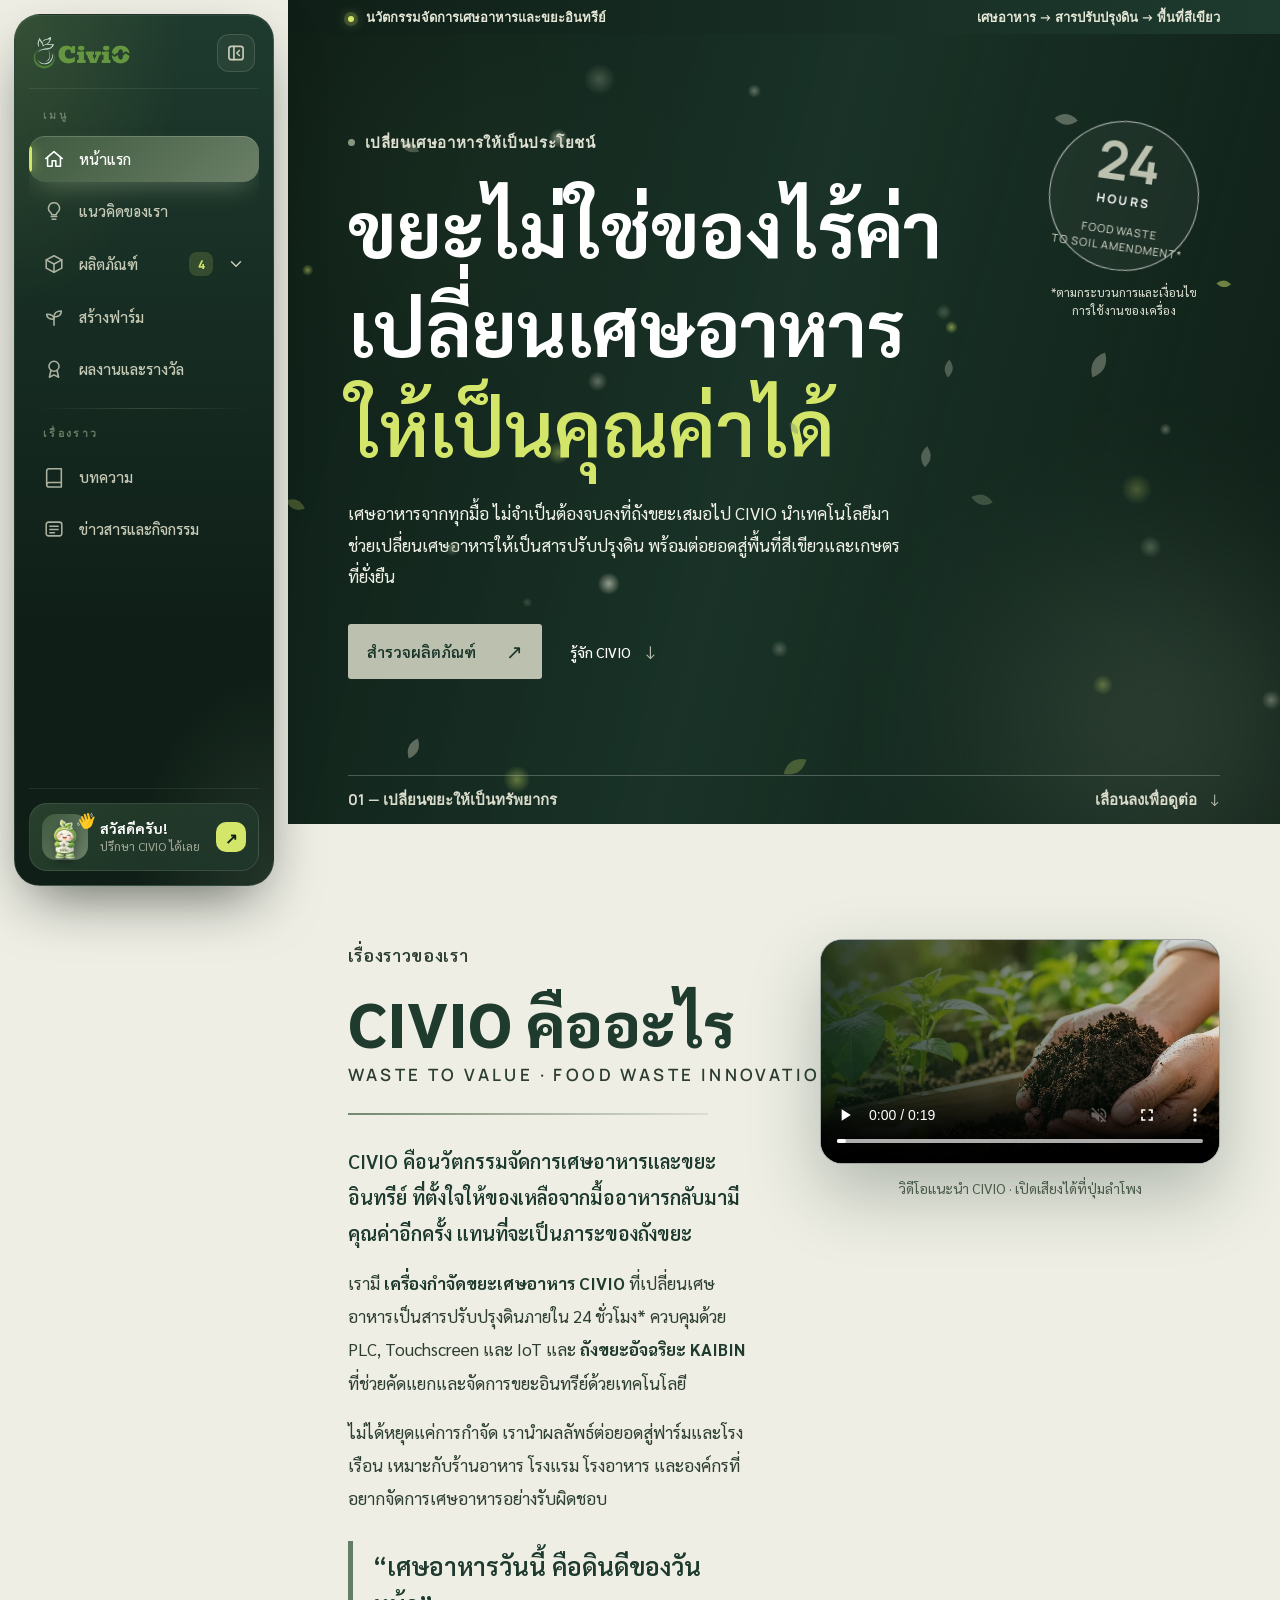
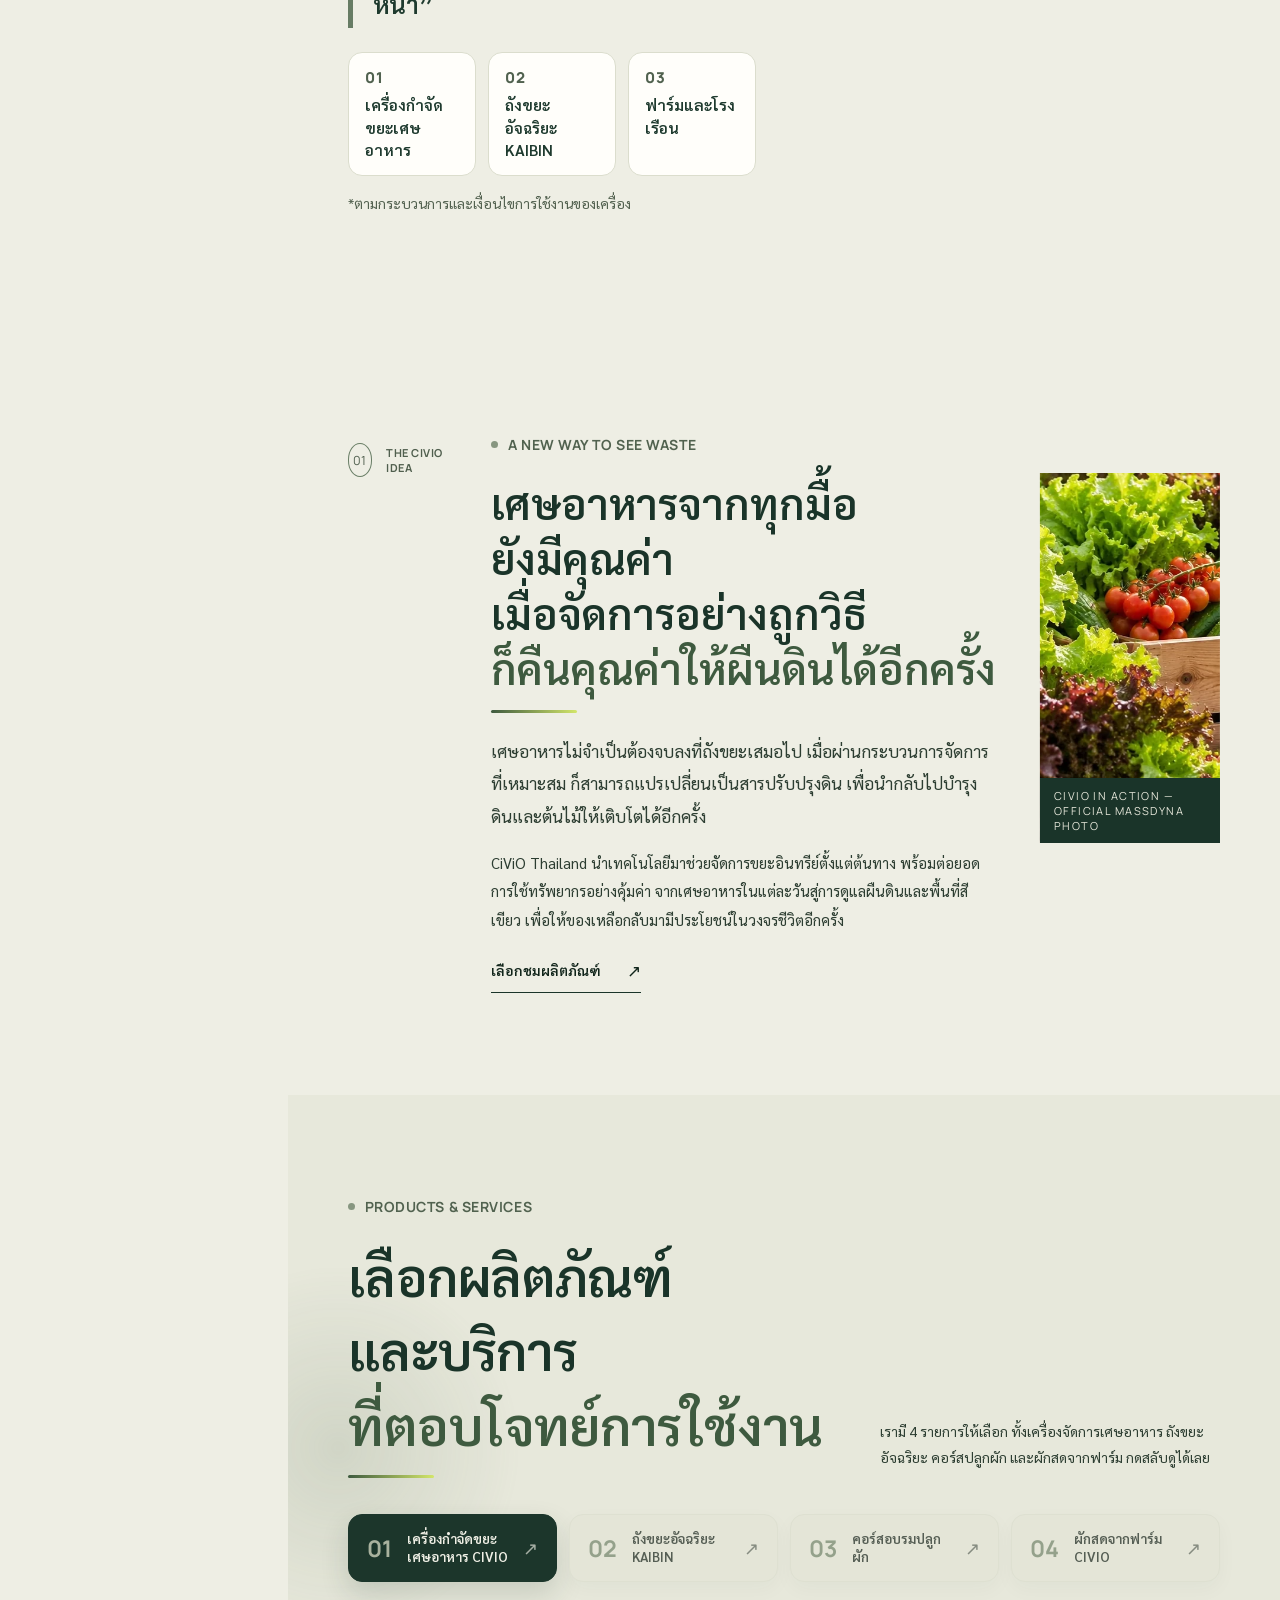
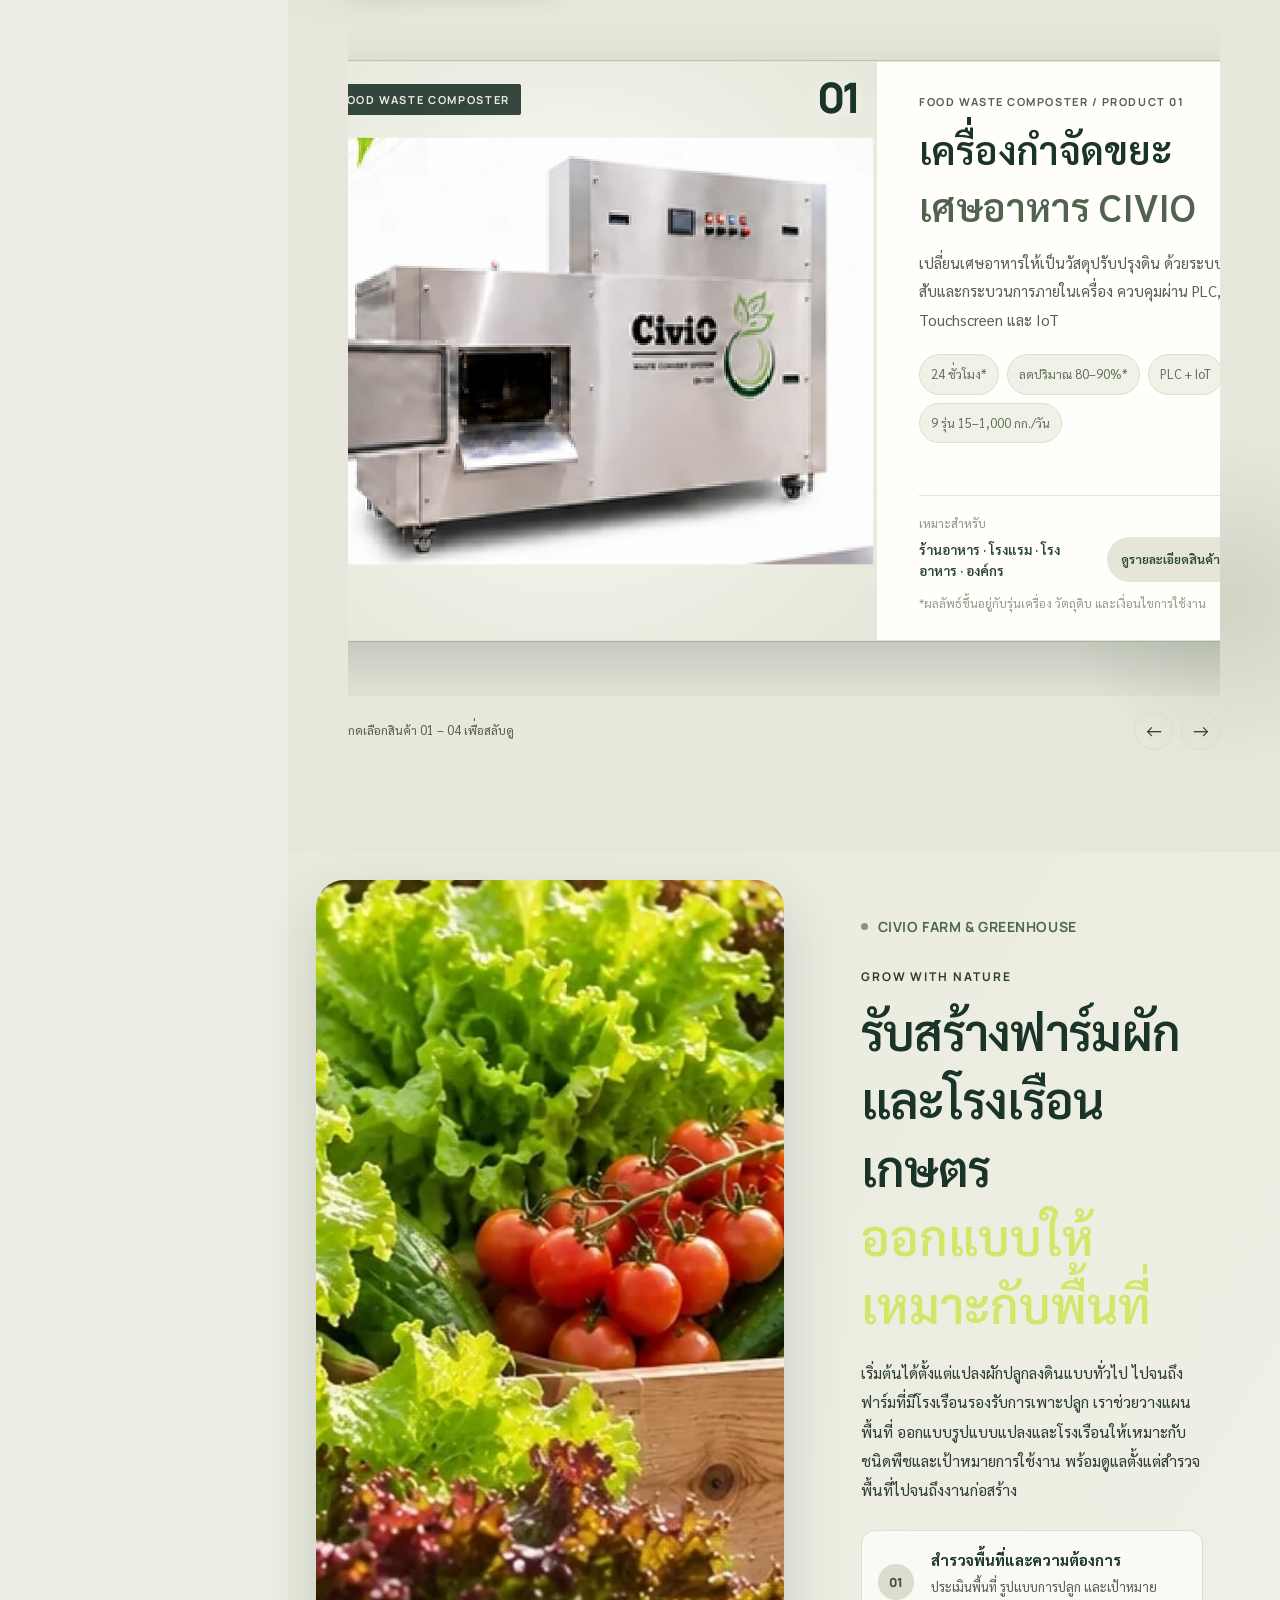
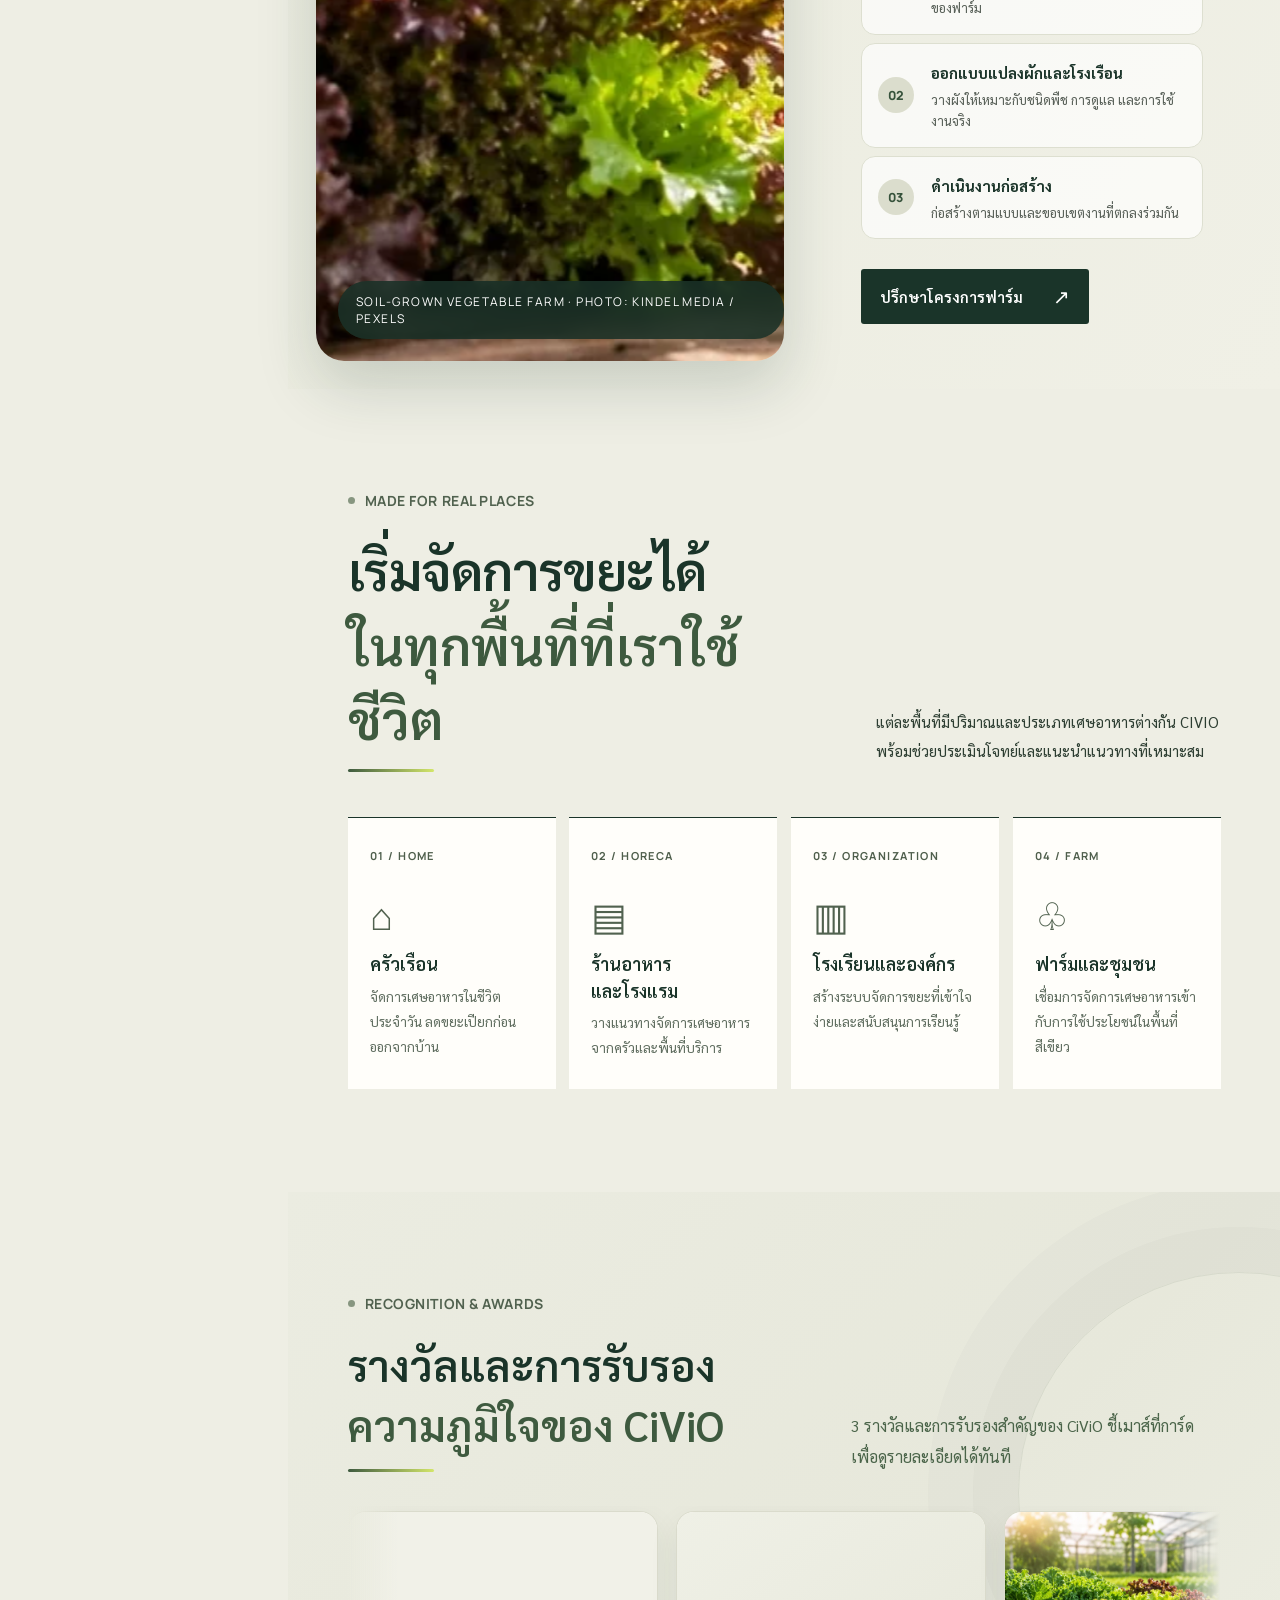
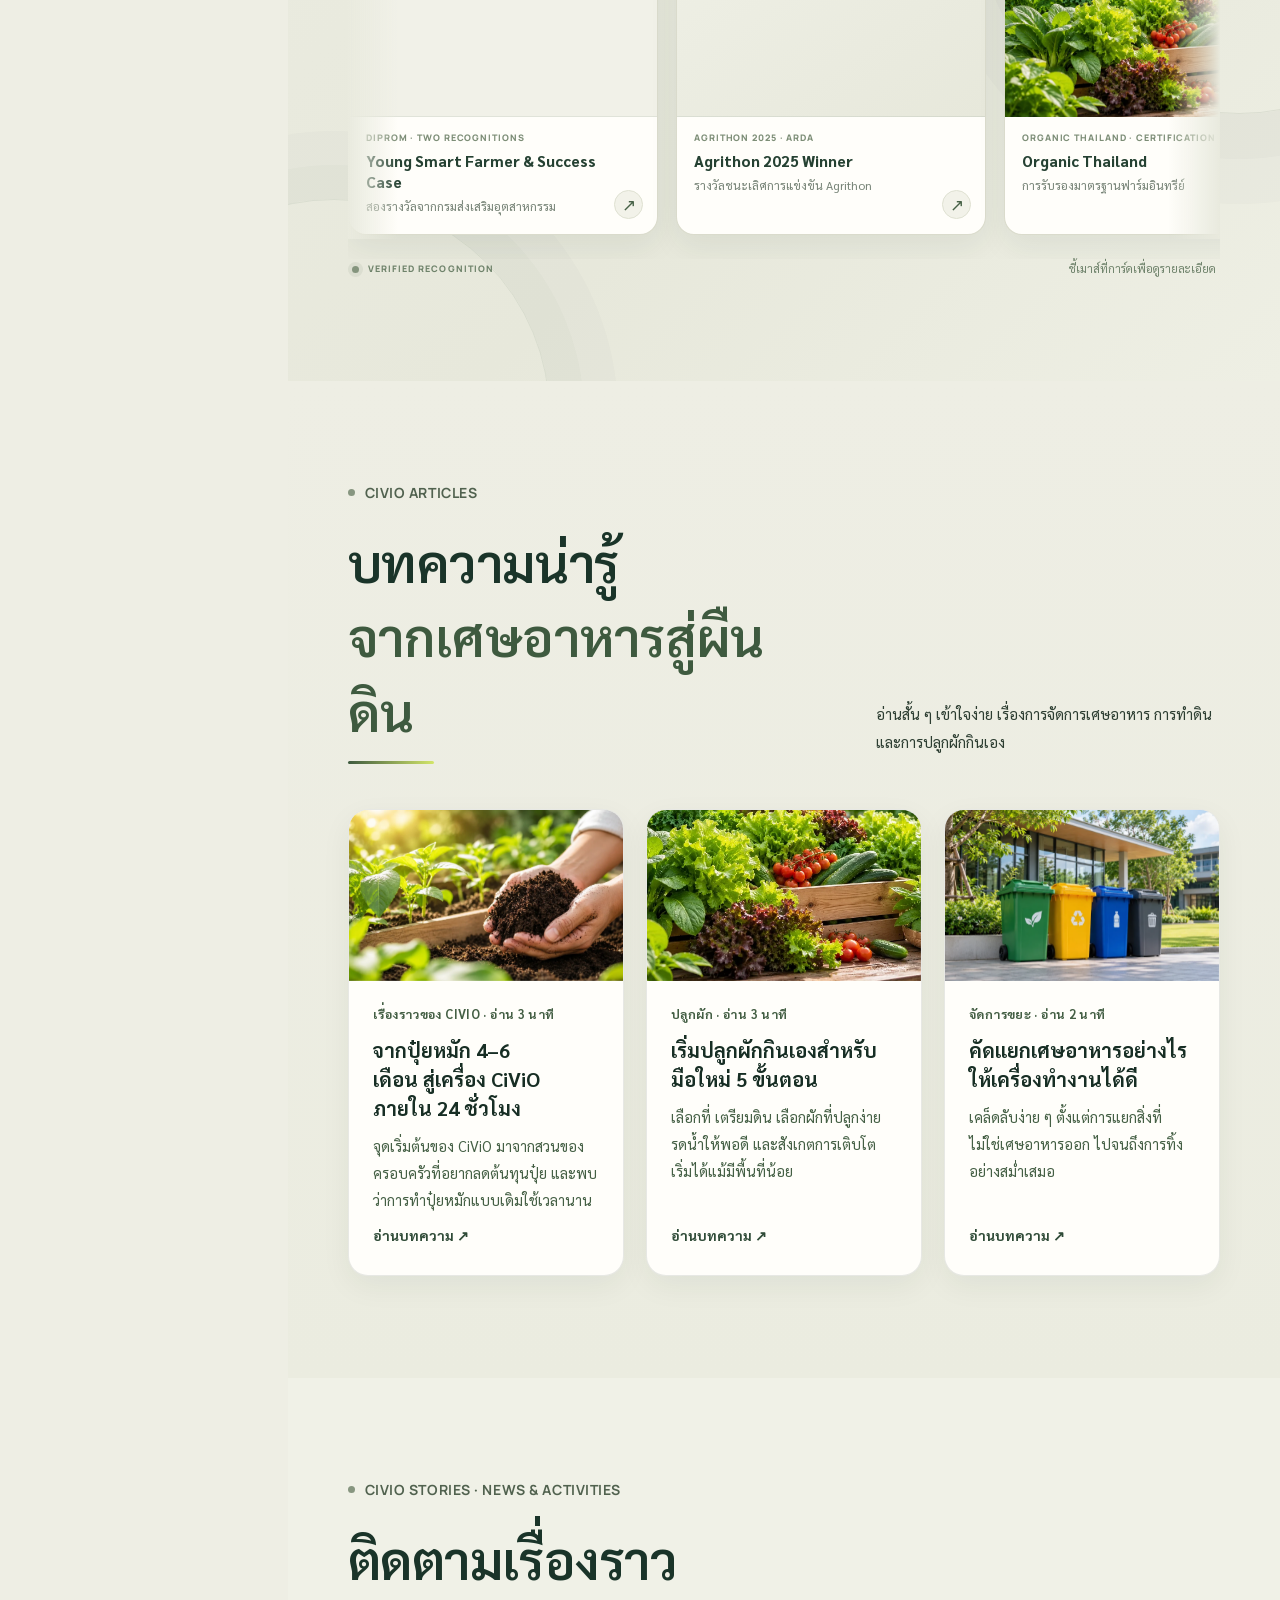
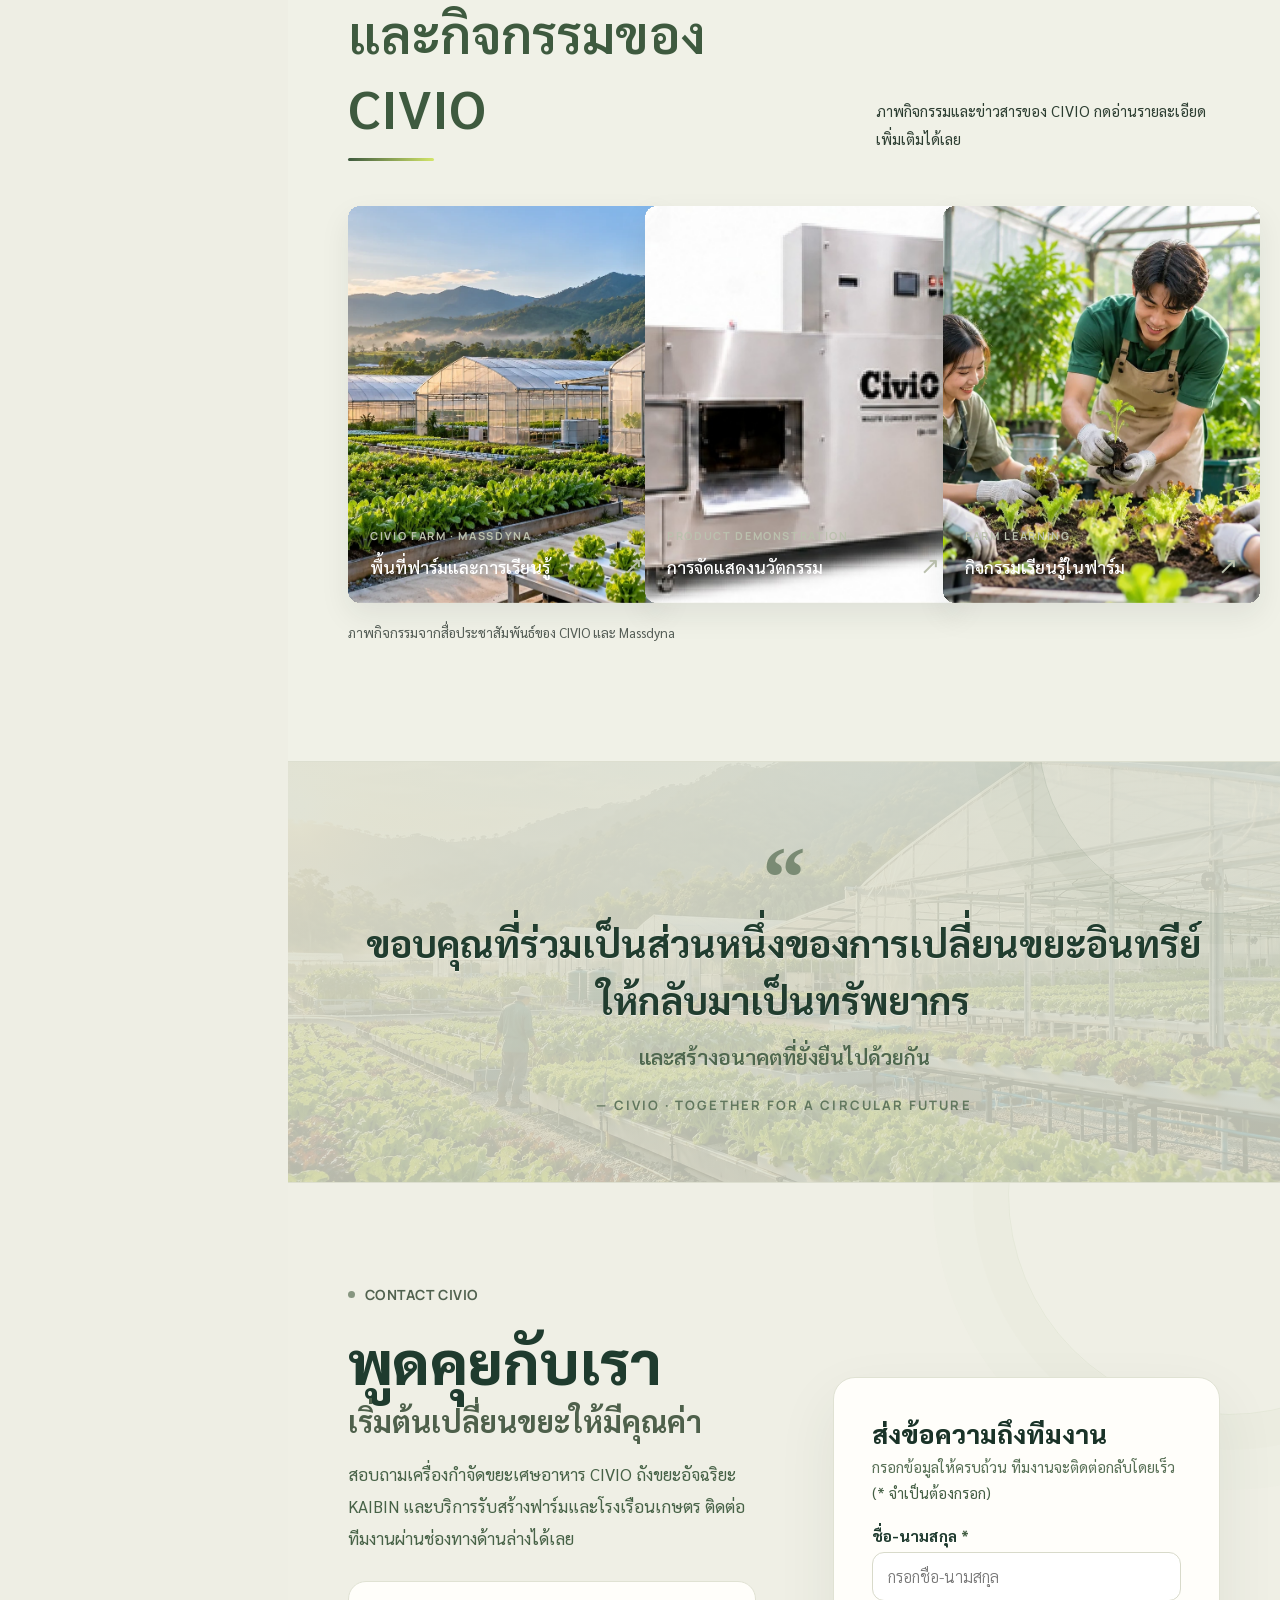
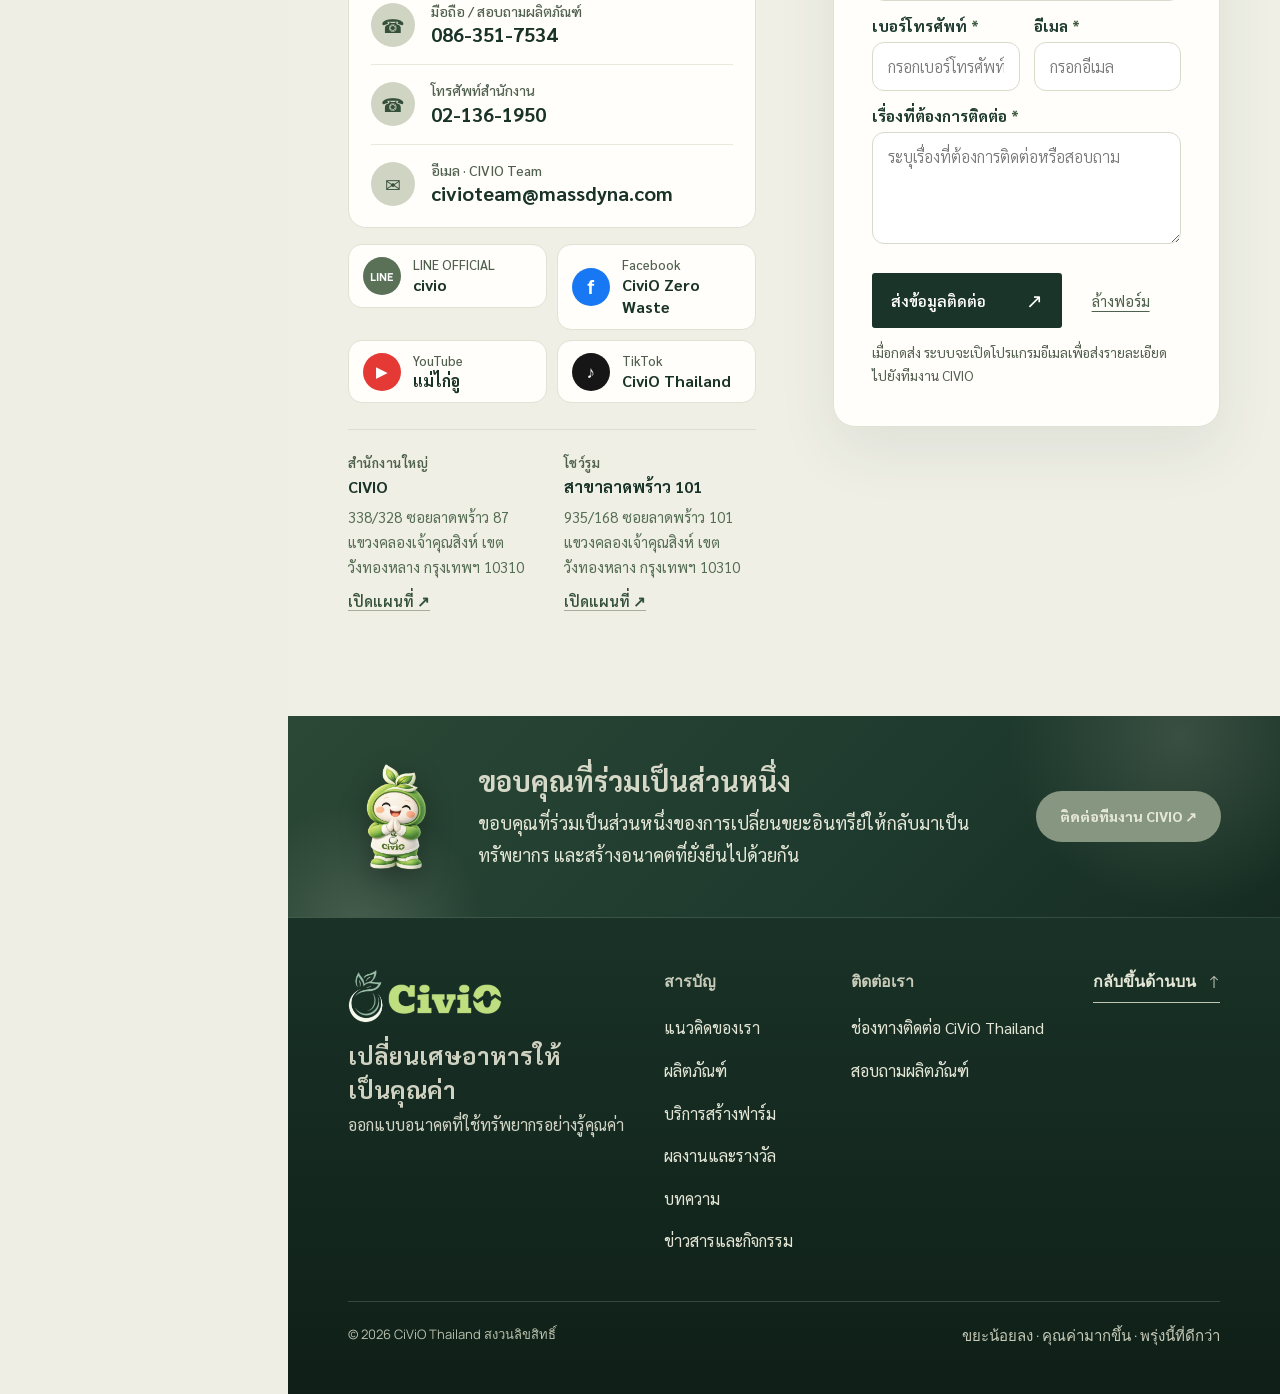
<file: index.html>
<!DOCTYPE html>
<html lang="th">
<head>
  <meta charset="UTF-8">
  <meta name="viewport" content="width=device-width, initial-scale=1.0">
  <meta name="theme-color" content="#0F1F17">
  <meta name="application-name" content="CiViO Thailand">
  <meta name="description" content="CiViO Thailand นวัตกรรมจัดการเศษอาหารและขยะอินทรีย์ เครื่องกำจัดขยะเศษอาหาร CiViO ถังขยะอัจฉริยะ KAIBIN พร้อมบริการออกแบบและสร้างฟาร์มผักและโรงเรือนเกษตร">
  <meta name="robots" content="index, follow, max-image-preview:large">
  <link rel="canonical" href="https://civiothailand.github.io/CiViOWebsites/">
  <meta property="og:site_name" content="CiViO Thailand">
  <meta property="og:locale" content="th_TH">
  <meta property="og:title" content="CiViO Thailand | เปลี่ยนขยะให้เป็นคุณค่า">
  <meta property="og:description" content="นวัตกรรมจัดการเศษอาหาร เครื่องกำจัดขยะ CiViO ถังขยะอัจฉริยะ KAIBIN และบริการฟาร์มเกษตรเพื่อการเติบโตอย่างยั่งยืน">
  <meta property="og:type" content="website">
  <meta property="og:url" content="https://civiothailand.github.io/CiViOWebsites/">
  <meta property="og:image" content="https://civiothailand.github.io/CiViOWebsites/assets/video/civio-intro-poster.jpg">
  <meta property="og:image:alt" content="CiViO Thailand นวัตกรรมเปลี่ยนเศษอาหารให้เป็นคุณค่า">
  <meta name="twitter:card" content="summary_large_image">
  <meta name="twitter:title" content="CiViO Thailand | เปลี่ยนขยะให้เป็นคุณค่า">
  <meta name="twitter:description" content="นวัตกรรมจัดการเศษอาหาร เครื่องกำจัดขยะ CiViO และถังขยะอัจฉริยะ KAIBIN">
  <meta name="twitter:image" content="https://civiothailand.github.io/CiViOWebsites/assets/video/civio-intro-poster.jpg">
  <title>CiViO Thailand | เครื่องกำจัดขยะเศษอาหาร</title>
<link rel="icon" href="favicon.ico?v=6" sizes="any">
<link rel="icon" type="image/png" sizes="32x32" href="assets/images/favicon-32.png?v=6">
<link rel="icon" type="image/png" sizes="192x192" href="assets/images/icon-192.png?v=6">
<link rel="apple-touch-icon" href="assets/images/apple-touch-icon.png?v=6">

  <link rel="preconnect" href="https://fonts.googleapis.com">
  <link rel="preconnect" href="https://fonts.gstatic.com" crossorigin>
  <link href="https://fonts.googleapis.com/css2?family=Sarabun:wght@300;400;500;600;700;800&family=Manrope:wght@400;500;600;700;800&display=swap" rel="stylesheet">
  <link rel="stylesheet" href="assets/css/style.css?v=7">
  <script type="application/ld+json">
  {
    "@context": "https://schema.org",
    "@graph": [
      {
        "@type": "Organization",
        "@id": "https://civiothailand.github.io/CiViOWebsites/#organization",
        "name": "CiViO Thailand",
        "alternateName": "CiViO",
        "url": "https://civiothailand.github.io/CiViOWebsites/",
        "logo": "https://civiothailand.github.io/CiViOWebsites/assets/images/civio-logo.png",
        "description": "นวัตกรรมจัดการเศษอาหารและขยะอินทรีย์ เครื่องกำจัดขยะเศษอาหาร CiViO และถังขยะอัจฉริยะ KAIBIN พร้อมแนวทางต่อยอดสู่เกษตรและพื้นที่สีเขียว"
      },
      {
        "@type": "WebSite",
        "@id": "https://civiothailand.github.io/CiViOWebsites/#website",
        "name": "CiViO Thailand",
        "alternateName": "CiViO",
        "url": "https://civiothailand.github.io/CiViOWebsites/",
        "inLanguage": "th-TH",
        "publisher": {"@id": "https://civiothailand.github.io/CiViOWebsites/#organization"}
      }
    ]
  }
  </script>
<script>document.documentElement.classList.add("fx-loader");setTimeout(function(){document.documentElement.classList.remove("fx-loader")},4000)</script>
<link rel="stylesheet" href="assets/css/effects.css?v=2">
  <link rel="stylesheet" href="assets/css/sidebar.css?v=1">
  <link rel="stylesheet" href="assets/css/motion.css?v=1">
</head>
<body>
  <div class="scroll-progress" aria-hidden="true"><span id="scrollProgress"></span></div>
  <div class="topline">
    <div class="topline-inner">
      <span><i class="live-dot"></i> นวัตกรรมจัดการเศษอาหารและขยะอินทรีย์</span>
      <span class="topline-right">เศษอาหาร → สารปรับปรุงดิน → พื้นที่สีเขียว</span>
    </div>
  </div>

  <span id="top"></span>
  <aside class="sb" id="sidebar" aria-label="เมนูหลัก">
    <div class="sb-head">
      <a class="sb-brand" href="#top" aria-label="CiViO Thailand หน้าแรก"><img class="sb-logo" src="assets/images/civio-logo-sidebar.png" alt="CiViO Thailand" decoding="async"><img class="sb-mark" src="assets/images/civio-mark.png" alt="CiViO" decoding="async"></a>
      <button class="sb-toggle" type="button" aria-label="ย่อเมนู" aria-expanded="true"><svg viewBox="0 0 24 24" fill="none" stroke="currentColor" stroke-width="2" stroke-linecap="round" stroke-linejoin="round" aria-hidden="true"><rect x="3.5" y="4" width="17" height="16" rx="3"/><path d="M9.5 4v16"/><path d="m16 9-3 3 3 3"/></svg></button>
    </div>
    <nav class="sb-nav">
      <span class="sb-label">เมนู</span>
      <a class="sb-link" href="#top" data-section="top" data-page="index.html" data-tip="หน้าแรก"><svg class="sb-ico" viewBox="0 0 24 24" aria-hidden="true"><path d="M3 11.5 12 4l9 7.5"/><path d="M5 10v10h5v-6h4v6h5V10"/></svg><span class="sb-text">หน้าแรก</span></a>
      <a class="sb-link" href="#story" data-section="story" data-tip="แนวคิดของเรา"><svg class="sb-ico" viewBox="0 0 24 24" aria-hidden="true"><path d="M9 18h6"/><path d="M10 21h4"/><path d="M12 3a6 6 0 0 0-3.6 10.8c.7.6 1.1 1.4 1.1 2.2h5c0-.8.4-1.6 1.1-2.2A6 6 0 0 0 12 3Z"/></svg><span class="sb-text">แนวคิดของเรา</span></a>
      <div class="sb-group">
        <button class="sb-link sb-parent" type="button" aria-expanded="false" data-tip="ผลิตภัณฑ์"><svg class="sb-ico" viewBox="0 0 24 24" aria-hidden="true"><path d="m3.5 7.5 8.5-4.5 8.5 4.5v9L12 21l-8.5-4.5Z"/><path d="m3.5 7.5 8.5 4.5 8.5-4.5"/><path d="M12 12v9"/></svg><span class="sb-text">ผลิตภัณฑ์</span><span class="sb-badge">4</span><svg class="sb-chev" viewBox="0 0 24 24" aria-hidden="true"><path d="m6 9 6 6 6-6"/></svg></button>
        <div class="sb-sub"><div class="sb-sub-inner"><a href="product-civio.html" data-page="product-civio.html">เครื่องกำจัดขยะเศษอาหาร CIVIO</a><a href="product-kaibin.html" data-page="product-kaibin.html">ถังขยะอัจฉริยะ KAIBIN</a><a href="product-course.html" data-page="product-course.html">คอร์สอบรมปลูกผัก</a><a href="product-vegetables.html" data-page="product-vegetables.html">ผักสดจากฟาร์ม CIVIO</a></div></div>
      </div>
      <a class="sb-link" href="#farm" data-section="farm" data-tip="สร้างฟาร์ม"><svg class="sb-ico" viewBox="0 0 24 24" aria-hidden="true"><path d="M12 21v-9"/><path d="M12 12c0-4 3-6.5 8-6.5 0 4.5-3 6.5-8 6.5Z"/><path d="M12 14.5C12 11 9.5 9 4 9c0 3.8 2.6 5.5 8 5.5Z"/></svg><span class="sb-text">สร้างฟาร์ม</span></a>
      <a class="sb-link" href="#credibility" data-section="credibility" data-tip="ผลงานและรางวัล"><svg class="sb-ico" viewBox="0 0 24 24" aria-hidden="true"><circle cx="12" cy="9" r="5.5"/><path d="m8.6 13.6-1.6 7.4 5-2.6 5 2.6-1.6-7.4"/></svg><span class="sb-text">ผลงานและรางวัล</span></a>
      <div class="sb-divider"></div>
      <span class="sb-label">เรื่องราว</span>
      <a class="sb-link" href="#articles" data-section="articles" data-tip="บทความ"><svg class="sb-ico" viewBox="0 0 24 24" aria-hidden="true"><path d="M4 5.5A2.5 2.5 0 0 1 6.5 3H20v15H6.5A2.5 2.5 0 0 0 4 20.5Z"/><path d="M4 20.5A2.5 2.5 0 0 0 6.5 23H20v-5"/></svg><span class="sb-text">บทความ</span></a>
      <a class="sb-link" href="#real-work" data-section="real-work" data-tip="ข่าวสารและกิจกรรม"><svg class="sb-ico" viewBox="0 0 24 24" aria-hidden="true"><rect x="3.5" y="4.5" width="17" height="15" rx="2.5"/><path d="M7.5 9h9M7.5 12.5h9M7.5 16h5"/></svg><span class="sb-text">ข่าวสารและกิจกรรม</span></a>
    </nav>
    <div class="sb-foot">
      <a class="sb-card" href="#contact" aria-label="ปรึกษา CIVIO">
        <span class="sb-avatar"><img src="assets/images/civio-mascot.png" alt="" width="36" height="42"><i class="sb-hello">👋</i></span>
        <span class="sb-card-text"><b>สวัสดีครับ!</b><small>ปรึกษา CIVIO ได้เลย</small></span>
        <span class="sb-card-go" aria-hidden="true">↗</span>
      </a>
    </div>
  </aside>
  <div class="sb-topbar">
    <a href="#top" aria-label="CiViO Thailand หน้าแรก"><img class="sb-logo" src="assets/images/civio-logo-sidebar.png" alt="CiViO Thailand" decoding="async"></a>
    <button class="sb-open" type="button" aria-label="เปิดเมนู" aria-expanded="false" aria-controls="sidebar"><svg viewBox="0 0 24 24" fill="none" stroke="currentColor" stroke-width="2" stroke-linecap="round" aria-hidden="true"><path d="M4 7h16M4 12h16M4 17h10"/></svg></button>
  </div>
  <div class="sb-backdrop" aria-hidden="true"></div>

  <main>
    <section class="hero">
      <div class="hero-image" aria-hidden="true"><div class="hero-slide hero-slide-a"></div><div class="hero-slide hero-slide-b"></div><div class="hero-slide hero-slide-c"></div><div class="hero-slide hero-slide-d"></div><div class="hero-slide hero-slide-e"></div></div>
    <div class="hero-tint" aria-hidden="true"></div>
      <div class="hero-content page-width">
        <div class="hero-copy reveal">
          <div class="eyebrow eyebrow-light"><span></span> เปลี่ยนเศษอาหารให้เป็นประโยชน์</div>
          <h1>ขยะไม่ใช่ของไร้ค่า<br>เปลี่ยนเศษอาหาร<br><em>ให้เป็นคุณค่าได้</em></h1>
          <p class="hero-description">เศษอาหารจากทุกมื้อ ไม่จำเป็นต้องจบลงที่ถังขยะเสมอไป CIVIO นำเทคโนโลยีมาช่วยเปลี่ยนเศษอาหารให้เป็นสารปรับปรุงดิน พร้อมต่อยอดสู่พื้นที่สีเขียวและเกษตรที่ยั่งยืน</p>
          <div class="hero-actions">
            <a class="btn btn-lime" href="#products">สำรวจผลิตภัณฑ์ <span>↗</span></a>
            <a class="btn-link btn-link-light" href="#story">รู้จัก CIVIO <span>↓</span></a>
          </div>
                  </div>
        <div class="hero-side reveal reveal-delay">
          <div class="hero-orbit"><span>24</span><small>HOURS</small><i>FOOD WASTE<br>TO SOIL AMENDMENT*</i></div>
          <p>*ตามกระบวนการและเงื่อนไขการใช้งานของเครื่อง</p>
        </div>
      </div>
      <div class="hero-bottom page-width">
        <span>01 — เปลี่ยนขยะให้เป็นทรัพยากร</span>
        <a href="#story">เลื่อนลงเพื่อดูต่อ <b>↓</b></a>
      </div>
    </section>

    <section class="about-civio section-space" id="about" aria-labelledby="about-title">
      <div class="about-grid page-width">
        <div class="about-copy reveal">
          <p class="about-kicker">เรื่องราวของเรา</p>
          <h2 id="about-title">CIVIO คืออะไร</h2>
          <p class="about-en">WASTE TO VALUE · FOOD WASTE INNOVATION</p>
          <span class="about-rule" aria-hidden="true"></span>
          <p class="about-lead">CIVIO คือนวัตกรรมจัดการเศษอาหารและขยะอินทรีย์ ที่ตั้งใจให้ของเหลือจากมื้ออาหารกลับมามีคุณค่าอีกครั้ง แทนที่จะเป็นภาระของถังขยะ</p>
          <p>เรามี <strong>เครื่องกำจัดขยะเศษอาหาร CIVIO</strong> ที่เปลี่ยนเศษอาหารเป็นสารปรับปรุงดินภายใน 24 ชั่วโมง* ควบคุมด้วย PLC, Touchscreen และ IoT และ <strong>ถังขยะอัจฉริยะ KAIBIN</strong> ที่ช่วยคัดแยกและจัดการขยะอินทรีย์ด้วยเทคโนโลยี</p>
          <p>ไม่ได้หยุดแค่การกำจัด เรานำผลลัพธ์ต่อยอดสู่ฟาร์มและโรงเรือน เหมาะกับร้านอาหาร โรงแรม โรงอาหาร และองค์กรที่อยากจัดการเศษอาหารอย่างรับผิดชอบ</p>
          <blockquote class="about-quote">“เศษอาหารวันนี้ คือดินดีของวันหน้า”</blockquote>
          <ul class="about-facts" aria-label="สิ่งที่ CIVIO ทำ">
            <li><a href="#products"><b>01</b><span>เครื่องกำจัดขยะเศษอาหาร</span></a></li>
            <li><a href="#products"><b>02</b><span>ถังขยะอัจฉริยะ KAIBIN</span></a></li>
            <li><a href="#farm"><b>03</b><span>ฟาร์มและโรงเรือน</span></a></li>
          </ul>
          <p class="about-note">*ตามกระบวนการและเงื่อนไขการใช้งานของเครื่อง</p>
        </div>
        <figure class="about-video reveal">
          <div class="about-video-frame">
            <video id="civio-intro-video" poster="assets/video/civio-intro-poster.jpg" muted loop playsinline autoplay preload="metadata" controls controlslist="nodownload" aria-label="วิดีโอแนะนำ CIVIO">
              <source src="assets/video/civio-intro.webm" type="video/webm">
              <source src="assets/video/civio-intro.mp4" type="video/mp4">
              เบราว์เซอร์ของคุณไม่รองรับการเล่นวิดีโอ
            </video>
          </div>
          <figcaption>วิดีโอแนะนำ CIVIO · เปิดเสียงได้ที่ปุ่มลำโพง</figcaption>
        </figure>
      </div>
    </section>

    <section class="manifesto section-space" id="story">
      <div class="manifesto-aside reveal">
        <span class="section-number">01</span>
        <span class="micro-label">THE CIVIO IDEA</span>
      </div>
      <div class="manifesto-content reveal">
        <div class="eyebrow"><span></span> A NEW WAY TO SEE WASTE</div>
        <h2 class="manifesto-title"><span>เศษอาหารจากทุกมื้อ</span> <span>ยังมีคุณค่า</span> <span class="mt-gap">เมื่อจัดการอย่างถูกวิธี</span> <em><span>ก็คืนคุณค่าให้ผืนดินได้อีกครั้ง</span></em></h2>
        <p class="manifesto-lead">เศษอาหารไม่จำเป็นต้องจบลงที่ถังขยะเสมอไป เมื่อผ่านกระบวนการจัดการที่เหมาะสม ก็สามารถแปรเปลี่ยนเป็นสารปรับปรุงดิน เพื่อนำกลับไปบำรุงดินและต้นไม้ให้เติบโตได้อีกครั้ง</p>
        <p class="body-copy">CiViO Thailand นำเทคโนโลยีมาช่วยจัดการขยะอินทรีย์ตั้งแต่ต้นทาง พร้อมต่อยอดการใช้ทรัพยากรอย่างคุ้มค่า จากเศษอาหารในแต่ละวันสู่การดูแลผืนดินและพื้นที่สีเขียว เพื่อให้ของเหลือกลับมามีประโยชน์ในวงจรชีวิตอีกครั้ง</p>
        <a class="under-link" href="#products">เลือกชมผลิตภัณฑ์ <span>↗</span></a>
      </div>
      <div class="manifesto-image reveal">
        <img src="https://massdyna.com/wp-content/uploads/2025/11/IMG_0569.jpeg" alt="ภาพกิจกรรม CiviO Farm ที่เผยแพร่โดย Massdyna" loading="lazy">
        <div class="image-credit">CIVIO IN ACTION — OFFICIAL MASSDYNA PHOTO</div>
      </div>
    </section>

    <section class="product-section section-space" id="products">
      <div class="section-header page-width reveal">
        <div>
          <div class="eyebrow"><span></span> PRODUCTS & SERVICES</div>
          <h2>เลือกผลิตภัณฑ์และบริการ<br><em>ที่ตอบโจทย์การใช้งาน</em></h2>
        </div>
        <p>เรามี 4 รายการให้เลือก ทั้งเครื่องจัดการเศษอาหาร ถังขยะอัจฉริยะ คอร์สปลูกผัก และผักสดจากฟาร์ม กดสลับดูได้เลย</p>
      </div>

      <div class="product-showcase page-width" data-product-carousel>
        <div class="product-selector product-selector-top" role="group" aria-label="เลือกผลิตภัณฑ์">
          <button class="product-selector-button is-active" type="button" data-product-select="0" aria-pressed="true">
            <span>01</span><small>เครื่องกำจัดขยะเศษอาหาร CIVIO</small><b>↗</b>
          </button>
          <button class="product-selector-button" type="button" data-product-select="1" aria-pressed="false">
            <span>02</span><small>ถังขยะอัจฉริยะ KAIBIN</small><b>↗</b>
          </button>
          <button class="product-selector-button" type="button" data-product-select="2" aria-pressed="false">
            <span>03</span><small>คอร์สอบรมปลูกผัก</small><b>↗</b>
          </button>
          <button class="product-selector-button" type="button" data-product-select="3" aria-pressed="false">
            <span>04</span><small>ผักสดจากฟาร์ม CIVIO</small><b>↗</b>
          </button>
        </div>

        <div class="product-carousel-stage" aria-label="เลือกชมผลิตภัณฑ์ CIVIO">
          <article class="product-slide is-active" data-product-slide="0" tabindex="0" aria-label="สินค้า 01 เครื่องกำจัดขยะเศษอาหาร CIVIO">
            <div class="product-slide-image product-image-contain">
              <img src="https://massdyna.com/wp-content/uploads/2026/08/3414c676-9cdc-49a3-9c5f-7c2a30764273-800x800.png" onerror="this.onerror=null;this.src='assets/images/civio-machine-product.jpg'" alt="เครื่องกำจัดขยะเศษอาหาร CIVIO ตัวเครื่องสเตนเลส" loading="eager" fetchpriority="high" decoding="async">
              <span class="slide-image-label">CIVIO FOOD WASTE COMPOSTER</span>
              <span class="slide-number">01</span>
              <span class="slide-inactive-title">เครื่องกำจัดขยะเศษอาหาร CIVIO</span>
            </div>
            <div class="product-slide-content">
              <div class="product-meta">FOOD WASTE COMPOSTER / PRODUCT 01</div>
              <h3>เครื่องกำจัดขยะ<br><em>เศษอาหาร CIVIO</em></h3>
              <p>เปลี่ยนเศษอาหารให้เป็นวัสดุปรับปรุงดิน ด้วยระบบบดสับและกระบวนการภายในเครื่อง ควบคุมผ่าน PLC, Touchscreen และ IoT</p>
              <div class="spec-chips"><span>24 ชั่วโมง*</span><span>ลดปริมาณ 80–90%*</span><span>PLC + IoT</span><span>9 รุ่น 15–1,000 กก./วัน</span></div>
              <div class="slide-product-foot">
                <div><small>เหมาะสำหรับ</small><strong>ร้านอาหาร · โรงแรม · โรงอาหาร · องค์กร</strong></div>
                <a href="product-civio.html" class="product-detail-link">ดูรายละเอียดสินค้า <b>↗</b></a>
              </div>
              <small class="product-footnote">*ผลลัพธ์ขึ้นอยู่กับรุ่นเครื่อง วัตถุดิบ และเงื่อนไขการใช้งาน</small>
            </div>
          </article>

          <article class="product-slide is-next" data-product-slide="1" tabindex="0" aria-label="สินค้า 02 ถังขยะอัจฉริยะ KAIBIN">
            <div class="product-slide-image product-image-contain smart-bin-image">
              <img src="assets/images/kaibin-smart-bin.png" alt="ถังขยะอัจฉริยะ KAIBIN ตัวเครื่องสเตนเลสพร้อมหน้าจอ" loading="eager" decoding="async">
              <span class="slide-image-label">KAIBIN · AI SMART WASTE SORTING</span>
              <span class="slide-number">02</span>
              <span class="slide-inactive-title">ถังขยะอัจฉริยะ KAIBIN</span>
            </div>
            <div class="product-slide-content">
              <div class="product-meta">AI SMART WASTE SORTING / PRODUCT 02</div>
              <h3>ถังขยะอัจฉริยะ<br><em>KAIBIN</em></h3>
              <p>ช่วยคัดแยกขยะตั้งแต่จุดทิ้ง ด้วยกล้อง AI และกลไกอัตโนมัติ ส่งขยะไปยังช่องรองรับภายในเครื่อง 4 ช่อง</p>
              <div class="spec-chips"><span>AI Camera</span><span>ถาดอัตโนมัติ</span><span>4 ช่องรองรับ</span></div>
              <div class="slide-product-foot">
                <div><small>เหมาะสำหรับ</small><strong>สำนักงาน · อาคาร · โรงเรียน · พื้นที่ส่วนกลาง</strong></div>
                <a href="product-kaibin.html" class="product-detail-link">ดูรายละเอียดสินค้า <b>↗</b></a>
              </div>
              <small class="product-footnote">สอบถามทีมงานเพื่อรับข้อมูลรายละเอียดเพิ่มเติม</small>
            </div>
          </article>

          <article class="product-slide is-back" data-product-slide="2" tabindex="0" aria-label="สินค้า 03 คอร์สอบรมปลูกผักอินทรีย์">
            <div class="product-slide-image">
              <img src="assets/images/organic-gardening-course.webp" alt="คอร์สอบรมปลูกผักอินทรีย์" loading="lazy" decoding="async">
              <span class="slide-image-label">CIVIO ORGANIC GROWING COURSE</span>
              <span class="slide-number">03</span>
              <span class="slide-inactive-title">คอร์สอบรมปลูกผักอินทรีย์</span>
            </div>
            <div class="product-slide-content">
              <div class="product-meta">TRAINING COURSE / PRODUCT 03</div>
              <h3>คอร์สอบรม<br><em>ปลูกผักอินทรีย์</em></h3>
              <p>เรียนปลูกผักตั้งแต่เตรียมดิน เพาะกล้า ดูแล จนเก็บเกี่ยว ด้วยสารปรับปรุงดินจากเศษอาหาร เหมาะกับมือใหม่</p>
              <div class="spec-chips"><span>เหมาะกับมือใหม่</span><span>ปลูกผักอินทรีย์</span><span>ลงมือทำจริง</span></div>
              <div class="slide-product-foot">
                <div><small>เหมาะสำหรับ</small><strong>ครัวเรือน · ชุมชน · โรงเรียน · องค์กร</strong></div>
                <a href="product-course.html" class="product-detail-link">ดูรายละเอียด <b>↗</b></a>
              </div>
              <small class="product-footnote">สอบถามรอบอบรมและอัตราค่าบริการกับทีมงาน</small>
            </div>
          </article>

          <article class="product-slide is-back" data-product-slide="3" tabindex="0" aria-label="สินค้า 04 ผักสดจากฟาร์ม CIVIO">
            <div class="product-slide-image">
              <img src="assets/images/organic-vegetables-farm.webp" alt="ผักสดจากฟาร์ม CIVIO" loading="lazy" decoding="async">
              <span class="slide-image-label">FRESH FROM CIVIO FARM</span>
              <span class="slide-number">04</span>
              <span class="slide-inactive-title">ผักสดจากฟาร์ม CIVIO</span>
            </div>
            <div class="product-slide-content">
              <div class="product-meta">FRESH VEGETABLES / PRODUCT 04</div>
              <h3>ผักสดจาก<br><em>ฟาร์ม CIVIO</em></h3>
              <p>ผักอินทรีย์ที่ปลูกในดินบำรุงด้วยสารปรับปรุงดินจากเศษอาหาร สั่งซื้อผ่านทีมงานได้ ทั้งครัวเรือนและร้านอาหาร</p>
              <div class="spec-chips"><span>ผักอินทรีย์</span><span>ดินจากเศษอาหาร</span><span>สั่งผ่านทีมงาน</span></div>
              <div class="slide-product-foot">
                <div><small>เหมาะสำหรับ</small><strong>ครัวเรือน · ร้านอาหาร · โรงแรม</strong></div>
                <a href="product-vegetables.html" class="product-detail-link">ดูรายละเอียด <b>↗</b></a>
              </div>
              <small class="product-footnote">รายการผัก ราคา และรอบจัดส่งขึ้นอยู่กับฤดูกาล สอบถามทีมงาน</small>
            </div>
          </article>
        </div>

        <div class="product-carousel-controls product-carousel-controls-bottom">
          <span class="product-carousel-hint">กดเลือกสินค้า 01 – 04 เพื่อสลับดู</span>
          <div class="product-carousel-arrows">
            <button type="button" data-product-prev aria-label="สินค้าก่อนหน้า">←</button>
            <button type="button" data-product-next aria-label="สินค้าถัดไป">→</button>
          </div>
        </div>
      </div>
    </section>

    <section class="farm-section" id="farm">
      <div class="farm-image reveal">
        <img src="https://images.pexels.com/photos/7457048/pexels-photo-7457048.jpeg?cs=srgb&dl=pexels-kindelmedia-7457048.jpg&fm=jpg" alt="แปลงผักปลูกลงดินเป็นแถวในฟาร์มกลางแจ้ง ไม่มีชั้นวางหรือระบบปลูกผักแบบไฮโดรโปนิกส์" loading="lazy">
        <span class="farm-image-caption">SOIL-GROWN VEGETABLE FARM · PHOTO: KINDEL MEDIA / PEXELS</span>
      </div>
      <div class="farm-copy reveal">
        <div class="eyebrow"><span></span> CIVIO FARM & GREENHOUSE</div>
        <p class="farm-overline">GROW WITH NATURE</p>
        <h2>รับสร้างฟาร์มผัก<br>และโรงเรือนเกษตร<br><em>ออกแบบให้เหมาะกับพื้นที่</em></h2>
        <p class="farm-intro">เริ่มต้นได้ตั้งแต่แปลงผักปลูกลงดินแบบทั่วไป ไปจนถึงฟาร์มที่มีโรงเรือนรองรับการเพาะปลูก เราช่วยวางแผนพื้นที่ ออกแบบรูปแบบแปลงและโรงเรือนให้เหมาะกับชนิดพืชและเป้าหมายการใช้งาน พร้อมดูแลตั้งแต่สำรวจพื้นที่ไปจนถึงงานก่อสร้าง</p>
        <div class="farm-services farm-services-simple">
          <div><span>01</span><p><strong>สำรวจพื้นที่และความต้องการ</strong><small>ประเมินพื้นที่ รูปแบบการปลูก และเป้าหมายของฟาร์ม</small></p></div>
          <div><span>02</span><p><strong>ออกแบบแปลงผักและโรงเรือน</strong><small>วางผังให้เหมาะกับชนิดพืช การดูแล และการใช้งานจริง</small></p></div>
          <div><span>03</span><p><strong>ดำเนินงานก่อสร้าง</strong><small>ก่อสร้างตามแบบและขอบเขตงานที่ตกลงร่วมกัน</small></p></div>
        </div>
        <a class="btn btn-forest" href="#contact">ปรึกษาโครงการฟาร์ม <span>↗</span></a>
      </div>
    </section>

    <section class="use-cases section-space">
      <div class="section-header page-width reveal">
        <div><div class="eyebrow"><span></span> MADE FOR REAL PLACES</div><h2>เริ่มจัดการขยะได้<br><em>ในทุกพื้นที่ที่เราใช้ชีวิต</em></h2></div>
        <p>แต่ละพื้นที่มีปริมาณและประเภทเศษอาหารต่างกัน CIVIO พร้อมช่วยประเมินโจทย์และแนะนำแนวทางที่เหมาะสม</p>
      </div>
      <div class="use-case-grid page-width">
        <article class="use-case reveal"><span>01 / HOME</span><div class="use-case-icon">⌂</div><h3>ครัวเรือน</h3><p>จัดการเศษอาหารในชีวิตประจำวัน ลดขยะเปียกก่อนออกจากบ้าน</p></article>
        <article class="use-case reveal"><span>02 / HORECA</span><div class="use-case-icon">▤</div><h3>ร้านอาหารและโรงแรม</h3><p>วางแนวทางจัดการเศษอาหารจากครัวและพื้นที่บริการ</p></article>
        <article class="use-case reveal"><span>03 / ORGANIZATION</span><div class="use-case-icon">▥</div><h3>โรงเรียนและองค์กร</h3><p>สร้างระบบจัดการขยะที่เข้าใจง่ายและสนับสนุนการเรียนรู้</p></article>
        <article class="use-case reveal"><span>04 / FARM</span><div class="use-case-icon">♧</div><h3>ฟาร์มและชุมชน</h3><p>เชื่อมการจัดการเศษอาหารเข้ากับการใช้ประโยชน์ในพื้นที่สีเขียว</p></article>
      </div>
    </section>

    <section class="credibility-section section-space" id="credibility">
      <div class="page-width">
        <div class="section-header reveal">
          <div>
            <div class="eyebrow"><span></span> RECOGNITION & AWARDS</div>
            <h2>รางวัลและการรับรอง<br><em>ความภูมิใจของ CiViO</em></h2>
          </div>
          <p>3 รางวัลและการรับรองสำคัญของ CiViO ชี้เมาส์ที่การ์ดเพื่อดูรายละเอียดได้ทันที</p>
        </div>

        <div class="award-marquee reveal" role="region" aria-label="แกลเลอรีรางวัลและการรับรองของ CiViO Thailand">
          <div class="award-marquee-viewport">
            <div class="award-track" id="awardTrack">
              <div class="award-track-set">
                <button class="award-marquee-card award-marquee-card--document" type="button" data-award-open data-image="assets/images/civio-award-young-smart-farmer-diprom.jpg" data-alt="ภาพหลักฐานรางวัล Young Smart Farmer แห่งปี ประจำปี 2569 และรางวัล Success Case จาก DIPROM" data-title="Young Smart Farmer & Success Case" data-description="ได้รับรางวัล Young Smart Farmer แห่งปี ประจำปี 2569 และรางวัล Success Case ในกิจกรรมสร้างมูลค่าเพิ่มผลิตภัณฑ์เกษตรแปรรูป จากกรมส่งเสริมอุตสาหกรรม (DIPROM)" data-points="Young Smart Farmer แห่งปี ประจำปี 2569|Success Case จากกรมส่งเสริมอุตสาหกรรม (DIPROM)">
                  <span class="award-marquee-photo"><img src="assets/images/civio-award-young-smart-farmer-diprom.jpg" alt="หลักฐานรางวัล Young Smart Farmer และ Success Case จาก DIPROM" loading="eager" decoding="async"></span>
                  <span class="award-marquee-copy"><small>DIPROM · TWO RECOGNITIONS</small><strong>Young Smart Farmer & Success Case</strong><em>สองรางวัลจากกรมส่งเสริมอุตสาหกรรม</em></span>
                  <span class="award-marquee-open" aria-hidden="true">↗</span>
                </button>

                <button class="award-marquee-card" type="button" data-award-open data-image="https://massdyna.com/wp-content/uploads/2025/05/Agrithon-4-300x400.jpg" data-alt="ภาพผู้แทน CiviO บนเวที Agrithon 2025" data-title="Agrithon 2025 · Winner" data-description="CiviO ได้รับรางวัลชนะเลิศในการแข่งขัน Agrithon จัดโดยสำนักงานพัฒนาการวิจัยการเกษตร (องค์การมหาชน) เมื่อวันที่ 21 พฤษภาคม 2025" data-points="รางวัลชนะเลิศ Agrithon 2025|รางวัล Champ of the Week ในหมวดเทคโนโลยี (รายการ Agrithon)|จัดโดยสำนักงานพัฒนาการวิจัยการเกษตร (องค์การมหาชน)" data-source="https://massdyna.com/civio-%E0%B8%84%E0%B8%A7%E0%B9%89%E0%B8%B2%E0%B8%A3%E0%B8%B2%E0%B8%87%E0%B8%A7%E0%B8%B1%E0%B8%A5%E0%B8%8A%E0%B8%B0%E0%B9%80%E0%B8%A5%E0%B8%B4%E0%B8%A8%E0%B9%83%E0%B8%99%E0%B8%81%E0%B8%B2/">
                  <span class="award-marquee-photo"><img src="https://massdyna.com/wp-content/uploads/2025/05/Agrithon-4-300x400.jpg" alt="ภาพผู้แทน CiviO บนเวที Agrithon 2025" loading="lazy" decoding="async"></span>
                  <span class="award-marquee-copy"><small>AGRITHON 2025 · ARDA</small><strong>Agrithon 2025 Winner</strong><em>รางวัลชนะเลิศการแข่งขัน Agrithon</em></span>
                  <span class="award-marquee-open" aria-hidden="true">↗</span>
                </button>

                <button class="award-marquee-card" type="button" data-award-open data-image="https://massdyna.com/wp-content/uploads/2025/11/IMG_0548-1067x800.jpeg" data-alt="ภาพการตรวจประเมิน CiviO Farm เพื่อรับรอง Organic Thailand" data-title="Organic Thailand · Certification" data-description="CiviO Farm ผ่านการตรวจรับรองมาตรฐาน Organic Thailand จากกรมวิชาการเกษตร ตามที่ Massdyna เผยแพร่เมื่อ 11 พฤศจิกายน 2025 รายการนี้เป็นการรับรองมาตรฐาน จึงแยกจากหมวดรางวัล" data-points="การรับรองมาตรฐาน Organic Thailand|ตรวจประเมินโดยกรมวิชาการเกษตร" data-fallback="assets/images/organic-vegetables-farm.webp" data-source="https://massdyna.com/civio-farm-%E0%B8%9C%E0%B9%88%E0%B8%B2%E0%B8%99%E0%B8%81%E0%B8%B2%E0%B8%A3%E0%B8%95%E0%B8%A3%E0%B8%A7%E0%B8%88%E0%B8%A3%E0%B8%B1%E0%B8%9A%E0%B8%A3%E0%B8%AD%E0%B8%87%E0%B8%A1%E0%B8%B2%E0%B8%95%E0%B8%A3/">
                  <span class="award-marquee-photo"><img src="https://massdyna.com/wp-content/uploads/2025/11/IMG_0548-1067x800.jpeg" alt="ภาพการตรวจประเมิน CiviO Farm เพื่อรับรอง Organic Thailand" loading="lazy" decoding="async" data-fallback="assets/images/organic-vegetables-farm.webp"></span>
                  <span class="award-marquee-copy"><small>ORGANIC THAILAND · CERTIFICATION</small><strong>Organic Thailand</strong><em>การรับรองมาตรฐานฟาร์มอินทรีย์</em></span>
                  <span class="award-marquee-open" aria-hidden="true">↗</span>
                </button>
              </div>
            </div>
          </div>
          <div class="award-marquee-footer">
            <span><i aria-hidden="true"></i> VERIFIED RECOGNITION</span>
            <span>ชี้เมาส์ที่การ์ดเพื่อดูรายละเอียด</span>
          </div>
        </div>
      </div>
    </section>

        <section class="articles-section section-space" id="articles">
      <div class="section-header page-width reveal">
        <div><div class="eyebrow"><span></span> CIVIO ARTICLES</div><h2>บทความน่ารู้<br><em>จากเศษอาหารสู่ผืนดิน</em></h2></div>
        <p>อ่านสั้น ๆ เข้าใจง่าย เรื่องการจัดการเศษอาหาร การทำดิน และการปลูกผักกินเอง</p>
      </div>
      <div class="article-grid page-width">
        <a class="article-card reveal" href="article-01.html">
          <div class="article-thumb"><img src="assets/images/compost-soil-seedlings.webp" alt="ต้นกล้าในดินที่ได้จากเศษอาหาร" loading="lazy"></div>
          <div class="article-body"><small>เรื่องราวของ CIVIO · อ่าน 3 นาที</small><h3>จากปุ๋ยหมัก 4–6 เดือน สู่เครื่อง CiViO ภายใน 24 ชั่วโมง</h3><p>จุดเริ่มต้นของ CiViO มาจากสวนของครอบครัวที่อยากลดต้นทุนปุ๋ย และพบว่าการทำปุ๋ยหมักแบบเดิมใช้เวลานาน</p><b>อ่านบทความ ↗</b></div>
        </a>
        <a class="article-card reveal reveal-delay" href="article-02.html">
          <div class="article-thumb"><img src="assets/images/vegetable-farm-natural.webp" alt="แปลงผักอินทรีย์" loading="lazy"></div>
          <div class="article-body"><small>ปลูกผัก · อ่าน 3 นาที</small><h3>เริ่มปลูกผักกินเองสำหรับมือใหม่ 5 ขั้นตอน</h3><p>เลือกที่ เตรียมดิน เลือกผักที่ปลูกง่าย รดน้ำให้พอดี และสังเกตการเติบโต เริ่มได้แม้มีพื้นที่น้อย</p><b>อ่านบทความ ↗</b></div>
        </a>
        <a class="article-card reveal" href="article-03.html">
          <div class="article-thumb"><img src="assets/images/waste-sorting-bins-concept.webp" alt="ถังคัดแยกขยะ" loading="lazy"></div>
          <div class="article-body"><small>จัดการขยะ · อ่าน 2 นาที</small><h3>คัดแยกเศษอาหารอย่างไรให้เครื่องทำงานได้ดี</h3><p>เคล็ดลับง่าย ๆ ตั้งแต่การแยกสิ่งที่ไม่ใช่เศษอาหารออก ไปจนถึงการทิ้งอย่างสม่ำเสมอ</p><b>อ่านบทความ ↗</b></div>
        </a>
      </div>
    </section>

    <section class="proof-section section-space" id="real-work">
      <div class="section-header page-width reveal">
        <div><div class="eyebrow"><span></span> CIVIO STORIES · NEWS & ACTIVITIES</div><h2>ติดตามเรื่องราว<br><em>และกิจกรรมของ CIVIO</em></h2></div>
        <p>ภาพกิจกรรมและข่าวสารของ CIVIO กดอ่านรายละเอียดเพิ่มเติมได้เลย</p>
      </div>
      <div class="proof-grid page-width">
        <a class="proof-card proof-card-large reveal" href="news-01.html">
          <img src="assets/images/farm-greenhouse.webp" data-remote="https://massdyna.com/wp-content/uploads/2025/11/IMG_0570.jpeg" alt="การเยี่ยมชมและสาธิตเครื่องกำจัดขยะ CiviO ที่เผยแพร่โดย Massdyna" loading="lazy">
          <span class="proof-caption"><small>CIVIO FARM · MASSDYNA</small><strong>พื้นที่ฟาร์มและการเรียนรู้</strong><b>↗</b></span>
        </a>
        <a class="proof-card reveal" href="news-02.html">
          <img src="assets/images/civio-machine-product.jpg" data-remote="https://massdyna.com/wp-content/uploads/2025/11/IMG_0488.jpeg" alt="การนำเสนอนวัตกรรม CiviO ในงานจัดแสดงที่เผยแพร่โดย Massdyna" loading="lazy">
          <span class="proof-caption"><small>PRODUCT DEMONSTRATION</small><strong>การจัดแสดงนวัตกรรม</strong><b>↗</b></span>
        </a>
        <a class="proof-card reveal reveal-delay" href="news-03.html">
          <img src="assets/images/organic-gardening-course.webp" data-remote="https://massdyna.com/wp-content/uploads/2025/11/IMG_0572.jpeg" alt="กิจกรรมเรียนรู้และเก็บผักในพื้นที่ฟาร์มที่เผยแพร่โดย Massdyna" loading="lazy">
          <span class="proof-caption"><small>FARM LEARNING</small><strong>กิจกรรมเรียนรู้ในฟาร์ม</strong><b>↗</b></span>
        </a>
      </div>
      <p class="proof-note page-width">ภาพกิจกรรมจากสื่อประชาสัมพันธ์ของ CIVIO และ Massdyna</p>
    </section>

      <section class="gratitude-section" aria-label="คำขอบคุณจาก CIVIO">
    <div class="gratitude-inner page-width">
      <span class="gratitude-mark" aria-hidden="true">“</span>
      <blockquote class="gratitude-copy">
        <h2>ขอบคุณที่ร่วมเป็นส่วนหนึ่งของการเปลี่ยนขยะอินทรีย์<br class="gratitude-break">ให้กลับมาเป็นทรัพยากร</h2>
        <p>และสร้างอนาคตที่ยั่งยืนไปด้วยกัน</p>
      </blockquote>
      <span class="gratitude-eyebrow">— CIVIO · TOGETHER FOR A CIRCULAR FUTURE</span>
    </div>
  </section>

    <section class="contact-section section-space" id="contact">
      <div class="ct-layout page-width">
        <div class="ct-copy reveal">
          <div class="eyebrow"><span></span> CONTACT CIVIO</div>
          <h2 class="ct-title">พูดคุยกับเรา<small>เริ่มต้นเปลี่ยนขยะให้มีคุณค่า</small></h2>
          <p class="ct-intro">สอบถามเครื่องกำจัดขยะเศษอาหาร CIVIO ถังขยะอัจฉริยะ KAIBIN และบริการรับสร้างฟาร์มและโรงเรือนเกษตร ติดต่อทีมงานผ่านช่องทางด้านล่างได้เลย</p>

          <div class="ct-card">
            <a class="ct-row" href="tel:0863517534"><span class="ct-ico">☎</span><span class="ct-txt"><small>มือถือ / สอบถามผลิตภัณฑ์</small><strong>086-351-7534</strong></span></a>
            <a class="ct-row" href="tel:021361950"><span class="ct-ico">☎</span><span class="ct-txt"><small>โทรศัพท์สำนักงาน</small><strong>02-136-1950</strong></span></a>
            <a class="ct-row" href="mailto:civioteam@massdyna.com"><span class="ct-ico">✉</span><span class="ct-txt"><small>อีเมล · CIVIO Team</small><strong>civioteam@massdyna.com</strong></span></a>
          </div>

          <ul class="ct-social" aria-label="โซเชียลมีเดีย">
            <li><a href="https://line.me/R/home/public/profile?id=civio" target="_blank" rel="noopener"><span class="ct-s ct-line">LINE</span><span class="ct-txt"><small>LINE OFFICIAL</small><strong>civio</strong></span></a></li>
            <li><a href="https://www.facebook.com/civiozerowaste" target="_blank" rel="noopener"><span class="ct-s ct-fb">f</span><span class="ct-txt"><small>Facebook</small><strong>CiviO Zero Waste</strong></span></a></li>
            <li><a href="https://www.youtube.com/@Maekaiaoo" target="_blank" rel="noopener"><span class="ct-s ct-yt">▶</span><span class="ct-txt"><small>YouTube</small><strong>แม่ไก่อู</strong></span></a></li>
            <li><a href="https://www.tiktok.com/search?q=CiviO%20Thailand" target="_blank" rel="noopener"><span class="ct-s ct-tt">♪</span><span class="ct-txt"><small>TikTok</small><strong>CiviO Thailand</strong></span></a></li>
          </ul>

          <div class="ct-address">
            <div class="ct-addr">
              <small>สำนักงานใหญ่</small>
              <strong>CIVIO</strong>
              <p>338/328 ซอยลาดพร้าว 87 แขวงคลองเจ้าคุณสิงห์ เขตวังทองหลาง กรุงเทพฯ 10310</p>
              <a href="https://www.google.com/maps/search/?api=1&query=338%2F328+ซอยลาดพร้าว+87+กรุงเทพฯ" target="_blank" rel="noopener">เปิดแผนที่ ↗</a>
            </div>
            <div class="ct-addr">
              <small>โชว์รูม</small>
              <strong>สาขาลาดพร้าว 101</strong>
              <p>935/168 ซอยลาดพร้าว 101 แขวงคลองเจ้าคุณสิงห์ เขตวังทองหลาง กรุงเทพฯ 10310</p>
              <a href="https://www.google.com/maps/search/?api=1&query=935%2F168+ซอยลาดพร้าว+101+กรุงเทพฯ" target="_blank" rel="noopener">เปิดแผนที่ ↗</a>
            </div>
          </div>
        </div>

        <form class="ct-form reveal reveal-delay" id="civioContactForm">
        
          <h3>ส่งข้อความถึงทีมงาน</h3>
          <p class="ct-form-intro">กรอกข้อมูลให้ครบถ้วน ทีมงานจะติดต่อกลับโดยเร็ว <span>(* จำเป็นต้องกรอก)</span></p>
          <label for="contactName">ชื่อ-นามสกุล <i>*</i></label>
          <input id="contactName" name="name" type="text" autocomplete="name" placeholder="กรอกชื่อ-นามสกุล" required>
          <div class="ct-two">
            <div><label for="contactPhone">เบอร์โทรศัพท์ <i>*</i></label>
            <input id="contactPhone" name="phone" type="tel" autocomplete="tel" inputmode="tel" placeholder="กรอกเบอร์โทรศัพท์" required></div>
            <div><label for="contactEmail">อีเมล <i>*</i></label>
            <input id="contactEmail" name="email" type="email" autocomplete="email" placeholder="กรอกอีเมล" required></div>
          </div>
          <label for="contactSubject">เรื่องที่ต้องการติดต่อ <i>*</i></label>
          <textarea id="contactSubject" name="subject" rows="4" placeholder="ระบุเรื่องที่ต้องการติดต่อหรือสอบถาม" required></textarea>
          <div class="ct-actions"><button class="btn btn-forest" type="submit">ส่งข้อมูลติดต่อ <span>↗</span></button><button class="form-reset" type="reset">ล้างฟอร์ม</button></div>
          <p class="ct-note">เมื่อกดส่ง ระบบจะเปิดโปรแกรมอีเมลเพื่อส่งรายละเอียดไปยังทีมงาน CIVIO</p>
        </form>
      </div>
    </section>
  </main>

  <footer class="footer">
<div class="thanks-band"><div class="thanks-inner page-width"><span class="thanks-mascot" aria-hidden="true"><img src="assets/images/civio-mascot.png" alt="" width="96" height="113" loading="lazy" decoding="async"></span><div class="thanks-copy"><b>ขอบคุณที่ร่วมเป็นส่วนหนึ่ง</b><p>ขอบคุณที่ร่วมเป็นส่วนหนึ่งของการเปลี่ยนขยะอินทรีย์ให้กลับมาเป็นทรัพยากร และสร้างอนาคตที่ยั่งยืนไปด้วยกัน</p></div><a class="thanks-link" href="#contact">ติดต่อทีมงาน CIVIO <span>↗</span></a></div></div>

    <div class="footer-main page-width">
      <div class="footer-brand">
        <a class="brand brand-footer" href="#top"><img src="assets/images/civio-logo-light.png" alt="CiViO Thailand" class="brand-logo" decoding="async"></a>
        <p class="footer-tagline">เปลี่ยนเศษอาหารให้เป็นคุณค่า</p><p class="footer-sub">ออกแบบอนาคตที่ใช้ทรัพยากรอย่างรู้คุณค่า</p>
      </div>
      <div class="footer-col"><span>สารบัญ</span><a href="#story">แนวคิดของเรา</a><a href="#products">ผลิตภัณฑ์</a><a href="#farm">บริการสร้างฟาร์ม</a><a href="#credibility">ผลงานและรางวัล</a><a href="#articles">บทความ</a><a href="#real-work">ข่าวสารและกิจกรรม</a></div>
      <div class="footer-col"><span>ติดต่อเรา</span><a href="#contact">ช่องทางติดต่อ CiViO Thailand</a><a href="#contact">สอบถามผลิตภัณฑ์</a></div>
      <a class="back-top" href="#top">กลับขึ้นด้านบน <b>↑</b></a>
    </div>
    <div class="footer-bottom page-width"><span>© <span id="currentYear"></span> CiViO Thailand สงวนลิขสิทธิ์</span><span class="footer-motto">ขยะน้อยลง · คุณค่ามากขึ้น · พรุ่งนี้ที่ดีกว่า</span></div>
  </footer>

  <script src="assets/js/main.js?v=6"></script>
<script src="assets/js/sidebar.js?v=1" defer></script>
  <script src="assets/js/motion.js?v=1" defer></script>
  <script src="assets/js/effects.js?v=2" defer></script>
</body>
</html>
</file>
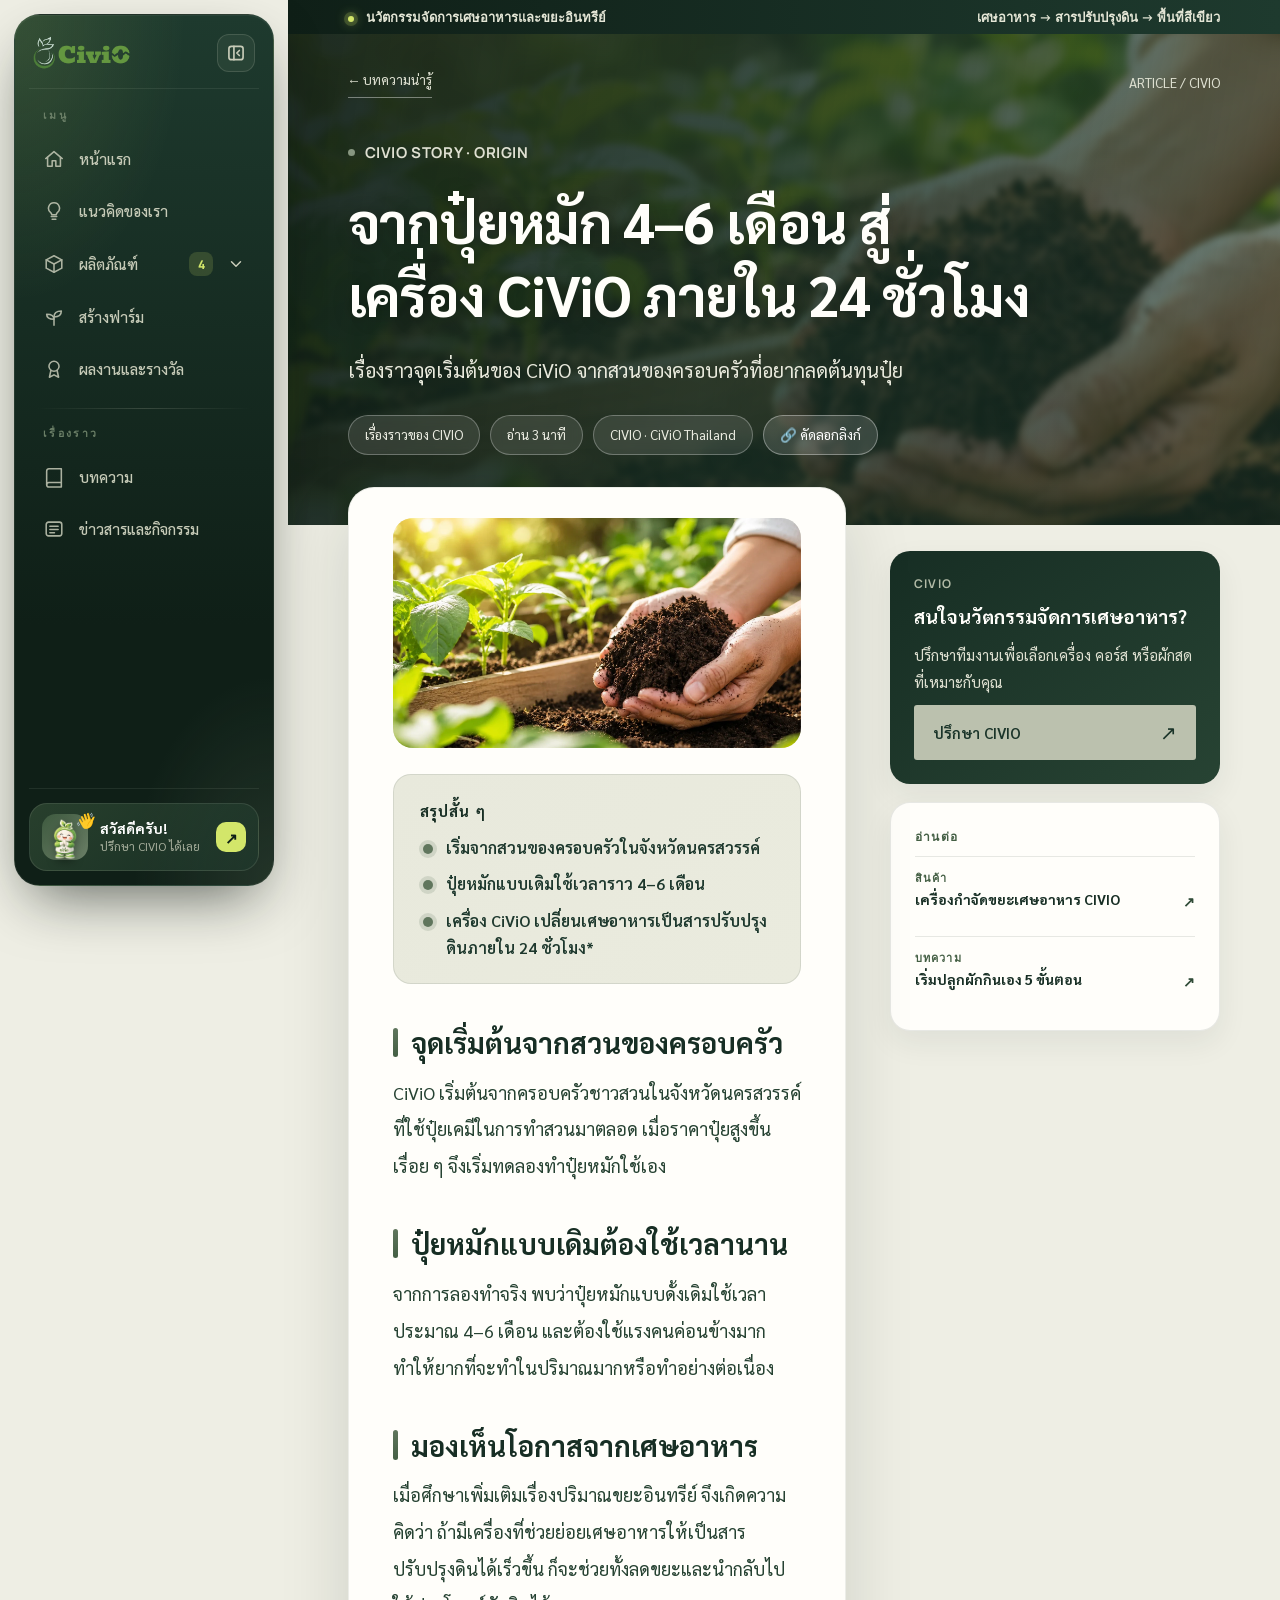
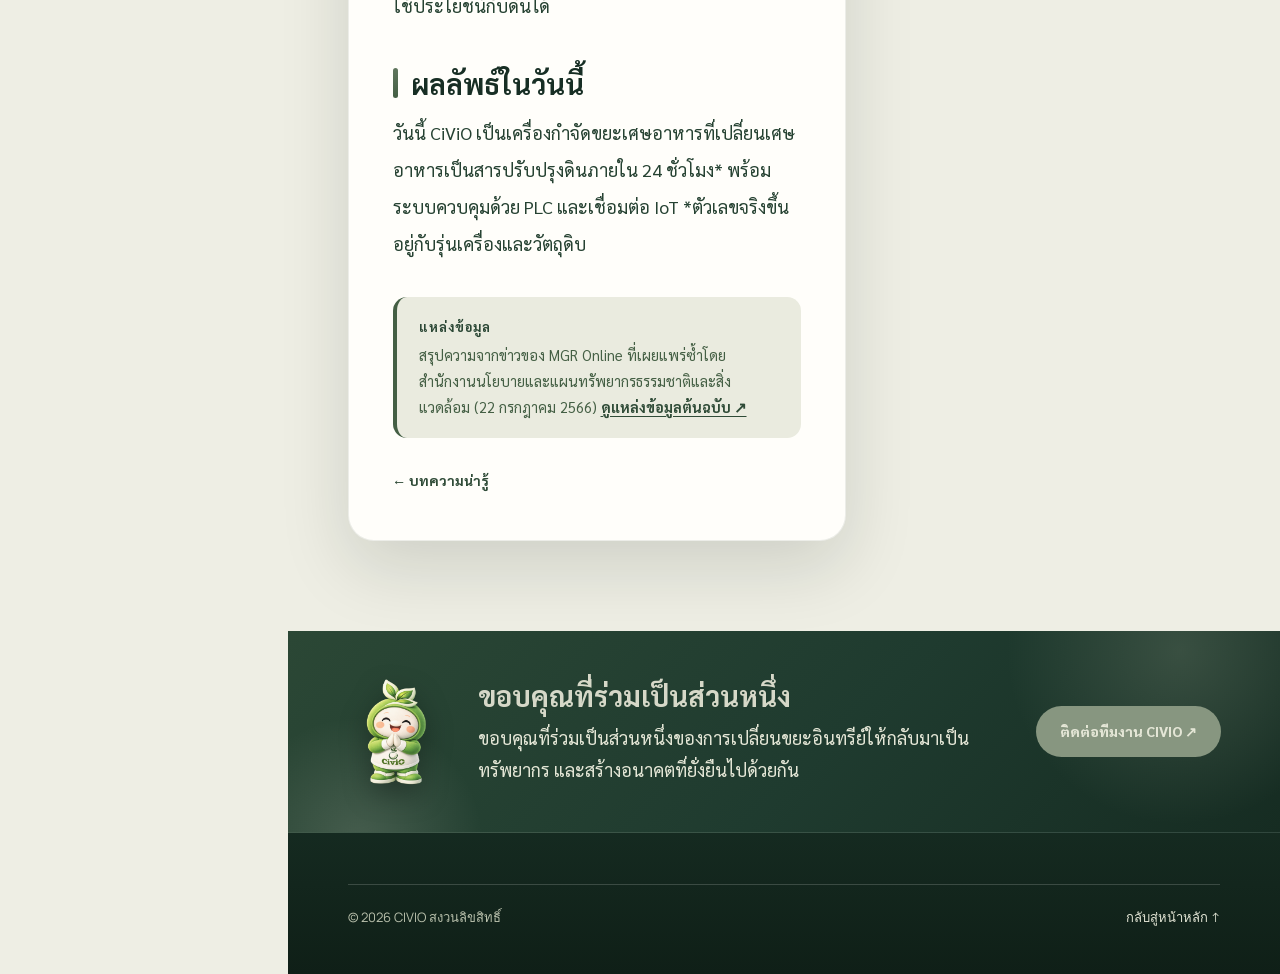
<file: article-01.html>
<!DOCTYPE html>
<html lang="th">
<head>
    <meta charset="UTF-8">
    <meta name="viewport" content="width=device-width, initial-scale=1">
    <meta name="description" content="เรื่องราวจุดเริ่มต้นของ CiViO จากสวนของครอบครัวที่อยากลดต้นทุนปุ๋ย">
    <meta name="robots" content="index, follow, max-image-preview:large">
    <link rel="canonical" href="https://civiothailand.github.io/CiViOWebsites/article-01.html">
    <meta property="og:site_name" content="CiViO Thailand">
    <meta property="og:locale" content="th_TH">
    <meta property="og:title" content="จากปุ๋ยหมัก 4–6 เดือน สู่เครื่อง CiViO ภายใน 24 ชั่วโมง | CiViO Thailand">
    <meta property="og:description" content="เรื่องราวจุดเริ่มต้นของ CiViO จากสวนของครอบครัวที่อยากลดต้นทุนปุ๋ย">
    <meta property="og:type" content="article">
    <meta property="og:url" content="https://civiothailand.github.io/CiViOWebsites/article-01.html">
    <meta name="twitter:card" content="summary_large_image">
    <meta property="og:image" content="https://civiothailand.github.io/CiViOWebsites/assets/images/organic-gardening-course.webp">
    <meta name="twitter:image" content="https://civiothailand.github.io/CiViOWebsites/assets/images/organic-gardening-course.webp">

    <meta name="theme-color" content="#0F1F17">
    <title>จากปุ๋ยหมัก 4–6 เดือน สู่เครื่อง CiViO ภายใน 24 ชั่วโมง | CiViO Thailand</title>
<link rel="icon" href="favicon.ico?v=6" sizes="any">
<link rel="icon" type="image/png" sizes="32x32" href="assets/images/favicon-32.png?v=6">
<link rel="icon" type="image/png" sizes="192x192" href="assets/images/icon-192.png?v=6">
<link rel="apple-touch-icon" href="assets/images/apple-touch-icon.png?v=6">

    
    <!-- Google Fonts -->
    <link rel="preconnect" href="https://fonts.googleapis.com">
    <link rel="preconnect" href="https://fonts.gstatic.com" crossorigin>
    <link href="https://fonts.googleapis.com/css2?family=Sarabun:wght@300;400;500;600;700;800&family=Manrope:wght@400;500;600;700;800&display=swap" rel="stylesheet">
    
    <!-- Custom CSS -->
    <link rel="stylesheet" href="assets/css/style.css?v=7">
<script>document.documentElement.classList.add("fx-loader");setTimeout(function(){document.documentElement.classList.remove("fx-loader")},4000)</script>
<link rel="stylesheet" href="assets/css/effects.css?v=2">
  <link rel="stylesheet" href="assets/css/sidebar.css?v=1">
  <link rel="stylesheet" href="assets/css/motion.css?v=1">
</head>
<body>

    <!-- Top Announcement Line -->
    <div class="topline">
        <div class="topline-inner">
            <span><i class="live-dot"></i> นวัตกรรมจัดการเศษอาหารและขยะอินทรีย์</span>
            <span class="topline-right">เศษอาหาร → สารปรับปรุงดิน → พื้นที่สีเขียว</span>
        </div>
    </div>

    <!-- Header & Navigation -->
    <span id="top"></span>
  <aside class="sb" id="sidebar" aria-label="เมนูหลัก">
    <div class="sb-head">
      <a class="sb-brand" href="index.html" aria-label="CiViO Thailand หน้าแรก"><img class="sb-logo" src="assets/images/civio-logo-sidebar.png" alt="CiViO Thailand" decoding="async"><img class="sb-mark" src="assets/images/civio-mark.png" alt="CiViO" decoding="async"></a>
      <button class="sb-toggle" type="button" aria-label="ย่อเมนู" aria-expanded="true"><svg viewBox="0 0 24 24" fill="none" stroke="currentColor" stroke-width="2" stroke-linecap="round" stroke-linejoin="round" aria-hidden="true"><rect x="3.5" y="4" width="17" height="16" rx="3"/><path d="M9.5 4v16"/><path d="m16 9-3 3 3 3"/></svg></button>
    </div>
    <nav class="sb-nav">
      <span class="sb-label">เมนู</span>
      <a class="sb-link" href="index.html" data-section="top" data-tip="หน้าแรก"><svg class="sb-ico" viewBox="0 0 24 24" aria-hidden="true"><path d="M3 11.5 12 4l9 7.5"/><path d="M5 10v10h5v-6h4v6h5V10"/></svg><span class="sb-text">หน้าแรก</span></a>
      <a class="sb-link" href="index.html#story" data-section="story" data-tip="แนวคิดของเรา"><svg class="sb-ico" viewBox="0 0 24 24" aria-hidden="true"><path d="M9 18h6"/><path d="M10 21h4"/><path d="M12 3a6 6 0 0 0-3.6 10.8c.7.6 1.1 1.4 1.1 2.2h5c0-.8.4-1.6 1.1-2.2A6 6 0 0 0 12 3Z"/></svg><span class="sb-text">แนวคิดของเรา</span></a>
      <div class="sb-group">
        <button class="sb-link sb-parent" type="button" aria-expanded="false" data-tip="ผลิตภัณฑ์"><svg class="sb-ico" viewBox="0 0 24 24" aria-hidden="true"><path d="m3.5 7.5 8.5-4.5 8.5 4.5v9L12 21l-8.5-4.5Z"/><path d="m3.5 7.5 8.5 4.5 8.5-4.5"/><path d="M12 12v9"/></svg><span class="sb-text">ผลิตภัณฑ์</span><span class="sb-badge">4</span><svg class="sb-chev" viewBox="0 0 24 24" aria-hidden="true"><path d="m6 9 6 6 6-6"/></svg></button>
        <div class="sb-sub"><div class="sb-sub-inner"><a href="product-civio.html" data-page="product-civio.html">เครื่องกำจัดขยะเศษอาหาร CIVIO</a><a href="product-kaibin.html" data-page="product-kaibin.html">ถังขยะอัจฉริยะ KAIBIN</a><a href="product-course.html" data-page="product-course.html">คอร์สอบรมปลูกผัก</a><a href="product-vegetables.html" data-page="product-vegetables.html">ผักสดจากฟาร์ม CIVIO</a></div></div>
      </div>
      <a class="sb-link" href="index.html#farm" data-section="farm" data-tip="สร้างฟาร์ม"><svg class="sb-ico" viewBox="0 0 24 24" aria-hidden="true"><path d="M12 21v-9"/><path d="M12 12c0-4 3-6.5 8-6.5 0 4.5-3 6.5-8 6.5Z"/><path d="M12 14.5C12 11 9.5 9 4 9c0 3.8 2.6 5.5 8 5.5Z"/></svg><span class="sb-text">สร้างฟาร์ม</span></a>
      <a class="sb-link" href="index.html#credibility" data-section="credibility" data-tip="ผลงานและรางวัล"><svg class="sb-ico" viewBox="0 0 24 24" aria-hidden="true"><circle cx="12" cy="9" r="5.5"/><path d="m8.6 13.6-1.6 7.4 5-2.6 5 2.6-1.6-7.4"/></svg><span class="sb-text">ผลงานและรางวัล</span></a>
      <div class="sb-divider"></div>
      <span class="sb-label">เรื่องราว</span>
      <a class="sb-link" href="index.html#articles" data-section="articles" data-tip="บทความ"><svg class="sb-ico" viewBox="0 0 24 24" aria-hidden="true"><path d="M4 5.5A2.5 2.5 0 0 1 6.5 3H20v15H6.5A2.5 2.5 0 0 0 4 20.5Z"/><path d="M4 20.5A2.5 2.5 0 0 0 6.5 23H20v-5"/></svg><span class="sb-text">บทความ</span></a>
      <a class="sb-link" href="index.html#real-work" data-section="real-work" data-tip="ข่าวสารและกิจกรรม"><svg class="sb-ico" viewBox="0 0 24 24" aria-hidden="true"><rect x="3.5" y="4.5" width="17" height="15" rx="2.5"/><path d="M7.5 9h9M7.5 12.5h9M7.5 16h5"/></svg><span class="sb-text">ข่าวสารและกิจกรรม</span></a>
    </nav>
    <div class="sb-foot">
      <a class="sb-card" href="index.html#contact" aria-label="ปรึกษา CIVIO">
        <span class="sb-avatar"><img src="assets/images/civio-mascot.png" alt="" width="36" height="42"><i class="sb-hello">👋</i></span>
        <span class="sb-card-text"><b>สวัสดีครับ!</b><small>ปรึกษา CIVIO ได้เลย</small></span>
        <span class="sb-card-go" aria-hidden="true">↗</span>
      </a>
    </div>
  </aside>
  <div class="sb-topbar">
    <a href="index.html" aria-label="CiViO Thailand หน้าแรก"><img class="sb-logo" src="assets/images/civio-logo-sidebar.png" alt="CiViO Thailand" decoding="async"></a>
    <button class="sb-open" type="button" aria-label="เปิดเมนู" aria-expanded="false" aria-controls="sidebar"><svg viewBox="0 0 24 24" fill="none" stroke="currentColor" stroke-width="2" stroke-linecap="round" aria-hidden="true"><path d="M4 7h16M4 12h16M4 17h10"/></svg></button>
  </div>
  <div class="sb-backdrop" aria-hidden="true"></div>

    <!-- Main Content Section -->
    <main class="nx-page">
    <section class="nx-hero" style="--nx-img:url('../images/compost-soil-seedlings.webp')">
      <div class="nx-hero-bg" aria-hidden="true"></div>
      <div class="nx-hero-inner page-width">
        <div class="nx-topline"><a href="index.html#articles">← บทความน่ารู้</a><span>ARTICLE / CIVIO</span></div>
        <div class="eyebrow eyebrow-light"><span></span>CIVIO STORY · ORIGIN</div>
        <h1>จากปุ๋ยหมัก 4–6 เดือน สู่เครื่อง CiViO ภายใน 24 ชั่วโมง</h1>
        <p class="nx-hero-lead">เรื่องราวจุดเริ่มต้นของ CiViO จากสวนของครอบครัวที่อยากลดต้นทุนปุ๋ย</p>
        <div class="nx-meta"><span>เรื่องราวของ CIVIO</span><span>อ่าน 3 นาที</span><span>CIVIO · CiViO Thailand</span></div>
      </div>
    </section>
    <div class="nx-layout page-width">
      <article class="nx-article">
        <figure class="nx-figure"><img src="assets/images/compost-soil-seedlings.webp" alt="ต้นกล้าในดินที่ได้จากเศษอาหาร" loading="eager" decoding="async"></figure>
        <aside class="nx-highlights"><b>สรุปสั้น ๆ</b><ul><li>เริ่มจากสวนของครอบครัวในจังหวัดนครสวรรค์</li><li>ปุ๋ยหมักแบบเดิมใช้เวลาราว 4–6 เดือน</li><li>เครื่อง CiViO เปลี่ยนเศษอาหารเป็นสารปรับปรุงดินภายใน 24 ชั่วโมง*</li></ul></aside>
        <div class="nx-body"><h2>จุดเริ่มต้นจากสวนของครอบครัว</h2><p>CiViO เริ่มต้นจากครอบครัวชาวสวนในจังหวัดนครสวรรค์ ที่ใช้ปุ๋ยเคมีในการทำสวนมาตลอด เมื่อราคาปุ๋ยสูงขึ้นเรื่อย ๆ จึงเริ่มทดลองทำปุ๋ยหมักใช้เอง</p><h2>ปุ๋ยหมักแบบเดิมต้องใช้เวลานาน</h2><p>จากการลองทำจริง พบว่าปุ๋ยหมักแบบดั้งเดิมใช้เวลาประมาณ 4–6 เดือน และต้องใช้แรงคนค่อนข้างมาก ทำให้ยากที่จะทำในปริมาณมากหรือทำอย่างต่อเนื่อง</p><h2>มองเห็นโอกาสจากเศษอาหาร</h2><p>เมื่อศึกษาเพิ่มเติมเรื่องปริมาณขยะอินทรีย์ จึงเกิดความคิดว่า ถ้ามีเครื่องที่ช่วยย่อยเศษอาหารให้เป็นสารปรับปรุงดินได้เร็วขึ้น ก็จะช่วยทั้งลดขยะและนำกลับไปใช้ประโยชน์กับดินได้</p><h2>ผลลัพธ์ในวันนี้</h2><p>วันนี้ CiViO เป็นเครื่องกำจัดขยะเศษอาหารที่เปลี่ยนเศษอาหารเป็นสารปรับปรุงดินภายใน 24 ชั่วโมง* พร้อมระบบควบคุมด้วย PLC และเชื่อมต่อ IoT *ตัวเลขจริงขึ้นอยู่กับรุ่นเครื่องและวัตถุดิบ</p></div>
        <div class="nx-source"><b>แหล่งข้อมูล</b><span>สรุปความจากข่าวของ MGR Online ที่เผยแพร่ซ้ำโดยสำนักงานนโยบายและแผนทรัพยากรธรรมชาติและสิ่งแวดล้อม (22 กรกฎาคม 2566) <a href="https://www.onep.go.th/?p=82331" target="_blank" rel="noopener">ดูแหล่งข้อมูลต้นฉบับ ↗</a></span></div>
        <a class="nx-back" href="index.html#articles">← บทความน่ารู้</a>
      </article>
      <aside class="nx-side">
        <div class="nx-card nx-card-dark"><small>CIVIO</small><strong>สนใจนวัตกรรมจัดการเศษอาหาร?</strong><p>ปรึกษาทีมงานเพื่อเลือกเครื่อง คอร์ส หรือผักสดที่เหมาะกับคุณ</p><a class="btn btn-lime" href="index.html#contact">ปรึกษา CIVIO <span>↗</span></a></div>
        <div class="nx-card"><small>อ่านต่อ</small><a class="nx-rel" href="product-civio.html"><small>สินค้า</small><span>เครื่องกำจัดขยะเศษอาหาร CIVIO</span><b>↗</b></a><a class="nx-rel" href="article-02.html"><small>บทความ</small><span>เริ่มปลูกผักกินเอง 5 ขั้นตอน</span><b>↗</b></a></div>
      </aside>
    </div>
  </main>

    <!-- Footer -->
    <footer class="footer">
<div class="thanks-band"><div class="thanks-inner page-width"><span class="thanks-mascot" aria-hidden="true"><img src="assets/images/civio-mascot.png" alt="" width="96" height="113" loading="lazy" decoding="async"></span><div class="thanks-copy"><b>ขอบคุณที่ร่วมเป็นส่วนหนึ่ง</b><p>ขอบคุณที่ร่วมเป็นส่วนหนึ่งของการเปลี่ยนขยะอินทรีย์ให้กลับมาเป็นทรัพยากร และสร้างอนาคตที่ยั่งยืนไปด้วยกัน</p></div><a class="thanks-link" href="index.html#contact">ติดต่อทีมงาน CIVIO <span>↗</span></a></div></div>

        <div class="footer-bottom page-width">
            <span>© <span id="currentYear">2026</span> CIVIO สงวนลิขสิทธิ์</span>
            <a href="index.html">กลับสู่หน้าหลัก ↑</a>
        </div>
    </footer>

    <!-- JavaScript -->
    <script>
        // Set dynamic current year
        document.getElementById('currentYear').textContent = new Date().getFullYear();

        // Mobile Menu Toggle logic
        const mb = document.querySelector('.menu-toggle');
        const nav = document.querySelector('.main-nav');

        if (mb && nav) {
            mb.addEventListener('click', () => {
                const open = mb.getAttribute('aria-expanded') === 'true';
                mb.setAttribute('aria-expanded', String(!open));
                nav.classList.toggle('is-open', !open);
            });

            nav.querySelectorAll('a').forEach(a => {
                a.addEventListener('click', () => {
                    nav.classList.remove('is-open');
                    mb.setAttribute('aria-expanded', 'false');
                });
            });
        }
    </script>
<script src="assets/js/sidebar.js?v=1" defer></script>
  <script src="assets/js/motion.js?v=1" defer></script>
  <script src="assets/js/effects.js?v=2" defer></script>
</body>
</html>
</file>
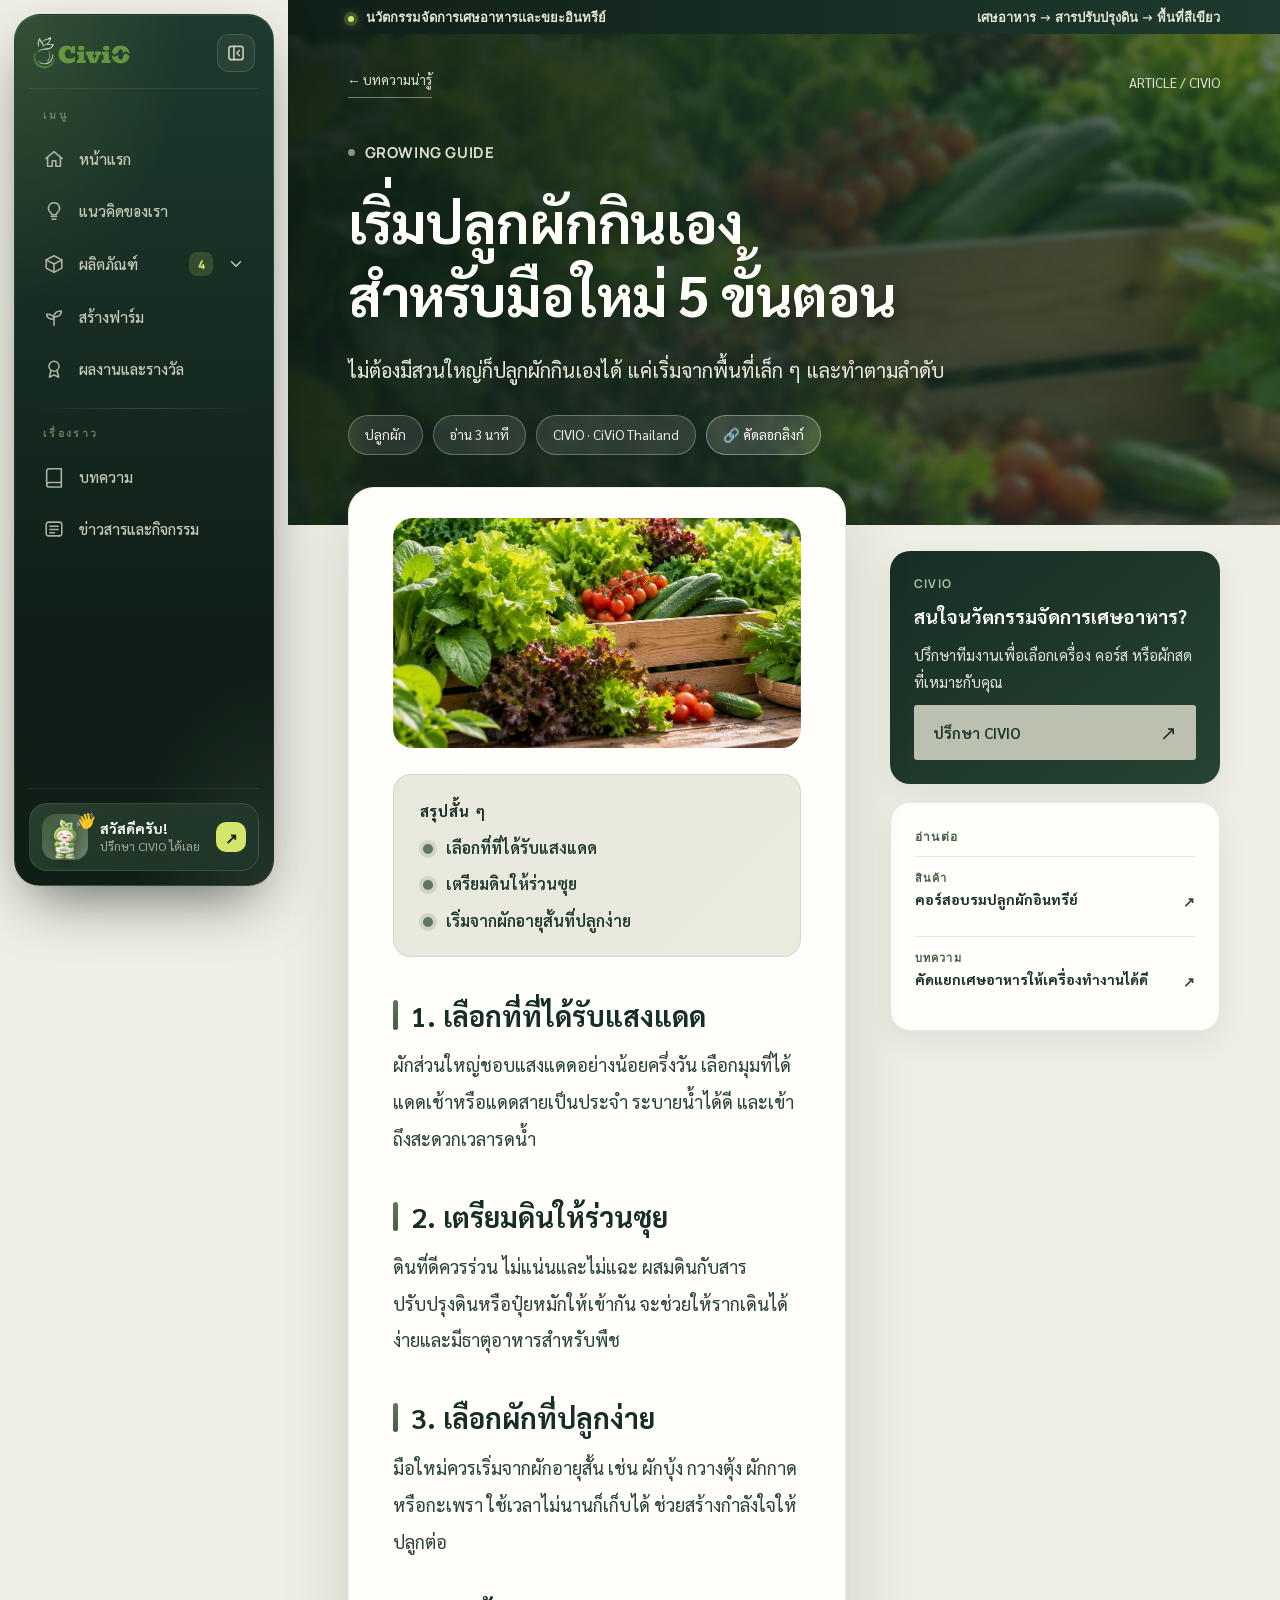
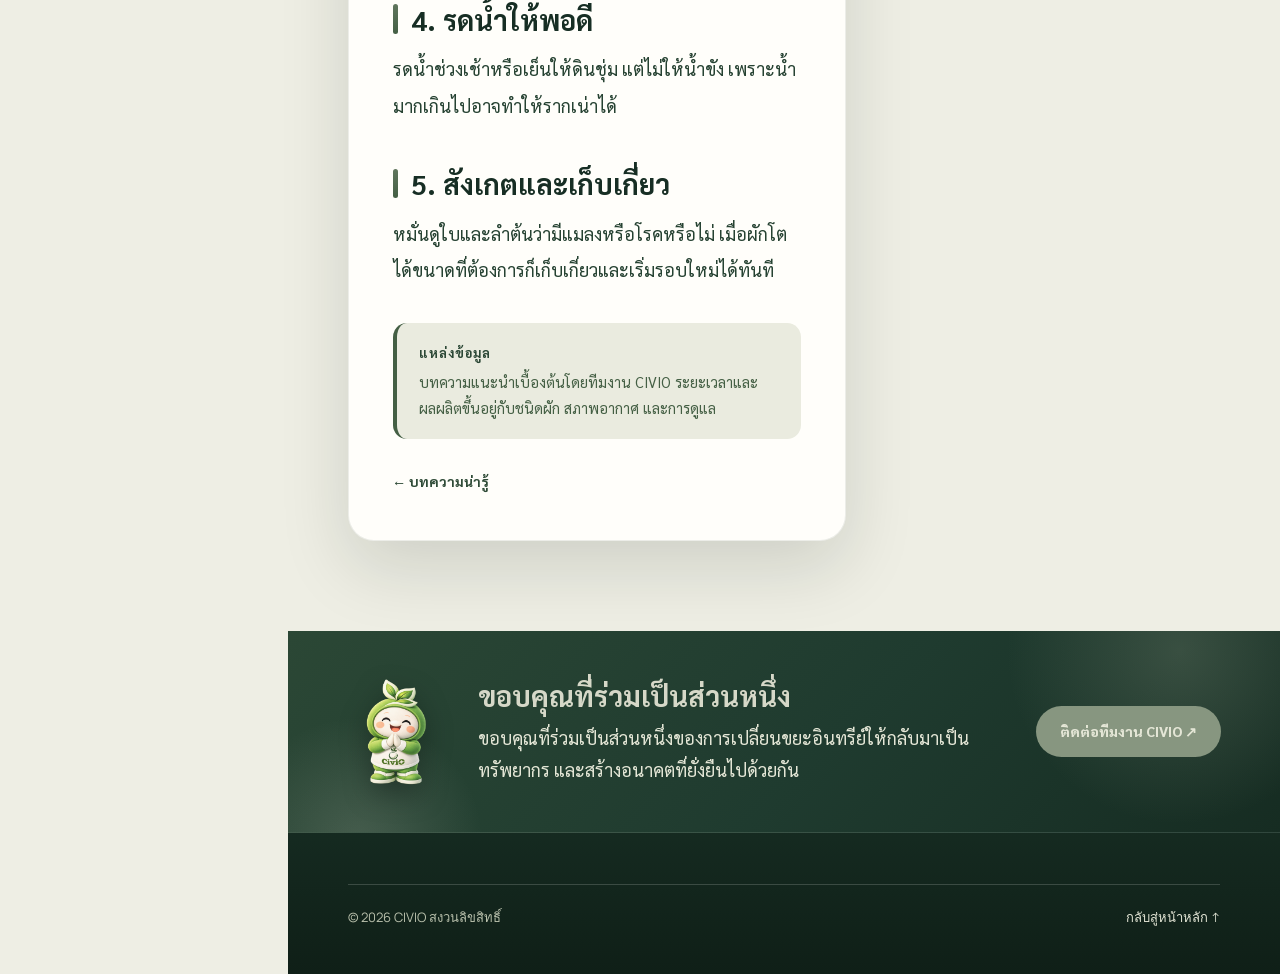
<file: article-02.html>
<!DOCTYPE html>
<html lang="th">
<head>
    <meta charset="UTF-8">
    <meta name="viewport" content="width=device-width, initial-scale=1">
    <meta name="description" content="ไม่ต้องมีสวนใหญ่ก็ปลูกผักกินเองได้ แค่เริ่มจากพื้นที่เล็ก ๆ และทำตามลำดับ">
    <meta name="robots" content="index, follow, max-image-preview:large">
    <link rel="canonical" href="https://civiothailand.github.io/CiViOWebsites/article-02.html">
    <meta property="og:site_name" content="CiViO Thailand">
    <meta property="og:locale" content="th_TH">
    <meta property="og:title" content="เริ่มปลูกผักกินเองสำหรับมือใหม่ 5 ขั้นตอน | CiViO Thailand">
    <meta property="og:description" content="ไม่ต้องมีสวนใหญ่ก็ปลูกผักกินเองได้ แค่เริ่มจากพื้นที่เล็ก ๆ และทำตามลำดับ">
    <meta property="og:type" content="article">
    <meta property="og:url" content="https://civiothailand.github.io/CiViOWebsites/article-02.html">
    <meta name="twitter:card" content="summary_large_image">
    <meta property="og:image" content="https://civiothailand.github.io/CiViOWebsites/assets/images/organic-gardening-course.webp">
    <meta name="twitter:image" content="https://civiothailand.github.io/CiViOWebsites/assets/images/organic-gardening-course.webp">

    <meta name="theme-color" content="#0F1F17">
    <title>เริ่มปลูกผักกินเองสำหรับมือใหม่ 5 ขั้นตอน | CiViO Thailand</title>
<link rel="icon" href="favicon.ico?v=6" sizes="any">
<link rel="icon" type="image/png" sizes="32x32" href="assets/images/favicon-32.png?v=6">
<link rel="icon" type="image/png" sizes="192x192" href="assets/images/icon-192.png?v=6">
<link rel="apple-touch-icon" href="assets/images/apple-touch-icon.png?v=6">

    
    <!-- Google Fonts -->
    <link rel="preconnect" href="https://fonts.googleapis.com">
    <link rel="preconnect" href="https://fonts.gstatic.com" crossorigin>
    <link href="https://fonts.googleapis.com/css2?family=Sarabun:wght@300;400;500;600;700;800&family=Manrope:wght@400;500;600;700;800&display=swap" rel="stylesheet">
    
    <!-- Custom CSS -->
    <link rel="stylesheet" href="assets/css/style.css?v=7">
<script>document.documentElement.classList.add("fx-loader");setTimeout(function(){document.documentElement.classList.remove("fx-loader")},4000)</script>
<link rel="stylesheet" href="assets/css/effects.css?v=2">
  <link rel="stylesheet" href="assets/css/sidebar.css?v=1">
  <link rel="stylesheet" href="assets/css/motion.css?v=1">
</head>
<body>

    <!-- Top Announcement Line -->
    <div class="topline">
        <div class="topline-inner">
            <span><i class="live-dot"></i> นวัตกรรมจัดการเศษอาหารและขยะอินทรีย์</span>
            <span class="topline-right">เศษอาหาร → สารปรับปรุงดิน → พื้นที่สีเขียว</span>
        </div>
    </div>

    <!-- Header & Navigation -->
    <span id="top"></span>
  <aside class="sb" id="sidebar" aria-label="เมนูหลัก">
    <div class="sb-head">
      <a class="sb-brand" href="index.html" aria-label="CiViO Thailand หน้าแรก"><img class="sb-logo" src="assets/images/civio-logo-sidebar.png" alt="CiViO Thailand" decoding="async"><img class="sb-mark" src="assets/images/civio-mark.png" alt="CiViO" decoding="async"></a>
      <button class="sb-toggle" type="button" aria-label="ย่อเมนู" aria-expanded="true"><svg viewBox="0 0 24 24" fill="none" stroke="currentColor" stroke-width="2" stroke-linecap="round" stroke-linejoin="round" aria-hidden="true"><rect x="3.5" y="4" width="17" height="16" rx="3"/><path d="M9.5 4v16"/><path d="m16 9-3 3 3 3"/></svg></button>
    </div>
    <nav class="sb-nav">
      <span class="sb-label">เมนู</span>
      <a class="sb-link" href="index.html" data-section="top" data-tip="หน้าแรก"><svg class="sb-ico" viewBox="0 0 24 24" aria-hidden="true"><path d="M3 11.5 12 4l9 7.5"/><path d="M5 10v10h5v-6h4v6h5V10"/></svg><span class="sb-text">หน้าแรก</span></a>
      <a class="sb-link" href="index.html#story" data-section="story" data-tip="แนวคิดของเรา"><svg class="sb-ico" viewBox="0 0 24 24" aria-hidden="true"><path d="M9 18h6"/><path d="M10 21h4"/><path d="M12 3a6 6 0 0 0-3.6 10.8c.7.6 1.1 1.4 1.1 2.2h5c0-.8.4-1.6 1.1-2.2A6 6 0 0 0 12 3Z"/></svg><span class="sb-text">แนวคิดของเรา</span></a>
      <div class="sb-group">
        <button class="sb-link sb-parent" type="button" aria-expanded="false" data-tip="ผลิตภัณฑ์"><svg class="sb-ico" viewBox="0 0 24 24" aria-hidden="true"><path d="m3.5 7.5 8.5-4.5 8.5 4.5v9L12 21l-8.5-4.5Z"/><path d="m3.5 7.5 8.5 4.5 8.5-4.5"/><path d="M12 12v9"/></svg><span class="sb-text">ผลิตภัณฑ์</span><span class="sb-badge">4</span><svg class="sb-chev" viewBox="0 0 24 24" aria-hidden="true"><path d="m6 9 6 6 6-6"/></svg></button>
        <div class="sb-sub"><div class="sb-sub-inner"><a href="product-civio.html" data-page="product-civio.html">เครื่องกำจัดขยะเศษอาหาร CIVIO</a><a href="product-kaibin.html" data-page="product-kaibin.html">ถังขยะอัจฉริยะ KAIBIN</a><a href="product-course.html" data-page="product-course.html">คอร์สอบรมปลูกผัก</a><a href="product-vegetables.html" data-page="product-vegetables.html">ผักสดจากฟาร์ม CIVIO</a></div></div>
      </div>
      <a class="sb-link" href="index.html#farm" data-section="farm" data-tip="สร้างฟาร์ม"><svg class="sb-ico" viewBox="0 0 24 24" aria-hidden="true"><path d="M12 21v-9"/><path d="M12 12c0-4 3-6.5 8-6.5 0 4.5-3 6.5-8 6.5Z"/><path d="M12 14.5C12 11 9.5 9 4 9c0 3.8 2.6 5.5 8 5.5Z"/></svg><span class="sb-text">สร้างฟาร์ม</span></a>
      <a class="sb-link" href="index.html#credibility" data-section="credibility" data-tip="ผลงานและรางวัล"><svg class="sb-ico" viewBox="0 0 24 24" aria-hidden="true"><circle cx="12" cy="9" r="5.5"/><path d="m8.6 13.6-1.6 7.4 5-2.6 5 2.6-1.6-7.4"/></svg><span class="sb-text">ผลงานและรางวัล</span></a>
      <div class="sb-divider"></div>
      <span class="sb-label">เรื่องราว</span>
      <a class="sb-link" href="index.html#articles" data-section="articles" data-tip="บทความ"><svg class="sb-ico" viewBox="0 0 24 24" aria-hidden="true"><path d="M4 5.5A2.5 2.5 0 0 1 6.5 3H20v15H6.5A2.5 2.5 0 0 0 4 20.5Z"/><path d="M4 20.5A2.5 2.5 0 0 0 6.5 23H20v-5"/></svg><span class="sb-text">บทความ</span></a>
      <a class="sb-link" href="index.html#real-work" data-section="real-work" data-tip="ข่าวสารและกิจกรรม"><svg class="sb-ico" viewBox="0 0 24 24" aria-hidden="true"><rect x="3.5" y="4.5" width="17" height="15" rx="2.5"/><path d="M7.5 9h9M7.5 12.5h9M7.5 16h5"/></svg><span class="sb-text">ข่าวสารและกิจกรรม</span></a>
    </nav>
    <div class="sb-foot">
      <a class="sb-card" href="index.html#contact" aria-label="ปรึกษา CIVIO">
        <span class="sb-avatar"><img src="assets/images/civio-mascot.png" alt="" width="36" height="42"><i class="sb-hello">👋</i></span>
        <span class="sb-card-text"><b>สวัสดีครับ!</b><small>ปรึกษา CIVIO ได้เลย</small></span>
        <span class="sb-card-go" aria-hidden="true">↗</span>
      </a>
    </div>
  </aside>
  <div class="sb-topbar">
    <a href="index.html" aria-label="CiViO Thailand หน้าแรก"><img class="sb-logo" src="assets/images/civio-logo-sidebar.png" alt="CiViO Thailand" decoding="async"></a>
    <button class="sb-open" type="button" aria-label="เปิดเมนู" aria-expanded="false" aria-controls="sidebar"><svg viewBox="0 0 24 24" fill="none" stroke="currentColor" stroke-width="2" stroke-linecap="round" aria-hidden="true"><path d="M4 7h16M4 12h16M4 17h10"/></svg></button>
  </div>
  <div class="sb-backdrop" aria-hidden="true"></div>

    <!-- Main Content Section -->
    <main class="nx-page">
    <section class="nx-hero" style="--nx-img:url('../images/vegetable-farm-natural.webp')">
      <div class="nx-hero-bg" aria-hidden="true"></div>
      <div class="nx-hero-inner page-width">
        <div class="nx-topline"><a href="index.html#articles">← บทความน่ารู้</a><span>ARTICLE / CIVIO</span></div>
        <div class="eyebrow eyebrow-light"><span></span>GROWING GUIDE</div>
        <h1>เริ่มปลูกผักกินเองสำหรับมือใหม่ 5 ขั้นตอน</h1>
        <p class="nx-hero-lead">ไม่ต้องมีสวนใหญ่ก็ปลูกผักกินเองได้ แค่เริ่มจากพื้นที่เล็ก ๆ และทำตามลำดับ</p>
        <div class="nx-meta"><span>ปลูกผัก</span><span>อ่าน 3 นาที</span><span>CIVIO · CiViO Thailand</span></div>
      </div>
    </section>
    <div class="nx-layout page-width">
      <article class="nx-article">
        <figure class="nx-figure"><img src="assets/images/vegetable-farm-natural.webp" alt="แปลงผักอินทรีย์" loading="eager" decoding="async"></figure>
        <aside class="nx-highlights"><b>สรุปสั้น ๆ</b><ul><li>เลือกที่ที่ได้รับแสงแดด</li><li>เตรียมดินให้ร่วนซุย</li><li>เริ่มจากผักอายุสั้นที่ปลูกง่าย</li></ul></aside>
        <div class="nx-body"><h2>1. เลือกที่ที่ได้รับแสงแดด</h2><p>ผักส่วนใหญ่ชอบแสงแดดอย่างน้อยครึ่งวัน เลือกมุมที่ได้แดดเช้าหรือแดดสายเป็นประจำ ระบายน้ำได้ดี และเข้าถึงสะดวกเวลารดน้ำ</p><h2>2. เตรียมดินให้ร่วนซุย</h2><p>ดินที่ดีควรร่วน ไม่แน่นและไม่แฉะ ผสมดินกับสารปรับปรุงดินหรือปุ๋ยหมักให้เข้ากัน จะช่วยให้รากเดินได้ง่ายและมีธาตุอาหารสำหรับพืช</p><h2>3. เลือกผักที่ปลูกง่าย</h2><p>มือใหม่ควรเริ่มจากผักอายุสั้น เช่น ผักบุ้ง กวางตุ้ง ผักกาด หรือกะเพรา ใช้เวลาไม่นานก็เก็บได้ ช่วยสร้างกำลังใจให้ปลูกต่อ</p><h2>4. รดน้ำให้พอดี</h2><p>รดน้ำช่วงเช้าหรือเย็นให้ดินชุ่ม แต่ไม่ให้น้ำขัง เพราะน้ำมากเกินไปอาจทำให้รากเน่าได้</p><h2>5. สังเกตและเก็บเกี่ยว</h2><p>หมั่นดูใบและลำต้นว่ามีแมลงหรือโรคหรือไม่ เมื่อผักโตได้ขนาดที่ต้องการก็เก็บเกี่ยวและเริ่มรอบใหม่ได้ทันที</p></div>
        <div class="nx-source"><b>แหล่งข้อมูล</b><span>บทความแนะนำเบื้องต้นโดยทีมงาน CIVIO ระยะเวลาและผลผลิตขึ้นอยู่กับชนิดผัก สภาพอากาศ และการดูแล</span></div>
        <a class="nx-back" href="index.html#articles">← บทความน่ารู้</a>
      </article>
      <aside class="nx-side">
        <div class="nx-card nx-card-dark"><small>CIVIO</small><strong>สนใจนวัตกรรมจัดการเศษอาหาร?</strong><p>ปรึกษาทีมงานเพื่อเลือกเครื่อง คอร์ส หรือผักสดที่เหมาะกับคุณ</p><a class="btn btn-lime" href="index.html#contact">ปรึกษา CIVIO <span>↗</span></a></div>
        <div class="nx-card"><small>อ่านต่อ</small><a class="nx-rel" href="product-course.html"><small>สินค้า</small><span>คอร์สอบรมปลูกผักอินทรีย์</span><b>↗</b></a><a class="nx-rel" href="article-03.html"><small>บทความ</small><span>คัดแยกเศษอาหารให้เครื่องทำงานได้ดี</span><b>↗</b></a></div>
      </aside>
    </div>
  </main>

    <!-- Footer -->
    <footer class="footer">
<div class="thanks-band"><div class="thanks-inner page-width"><span class="thanks-mascot" aria-hidden="true"><img src="assets/images/civio-mascot.png" alt="" width="96" height="113" loading="lazy" decoding="async"></span><div class="thanks-copy"><b>ขอบคุณที่ร่วมเป็นส่วนหนึ่ง</b><p>ขอบคุณที่ร่วมเป็นส่วนหนึ่งของการเปลี่ยนขยะอินทรีย์ให้กลับมาเป็นทรัพยากร และสร้างอนาคตที่ยั่งยืนไปด้วยกัน</p></div><a class="thanks-link" href="index.html#contact">ติดต่อทีมงาน CIVIO <span>↗</span></a></div></div>

        <div class="footer-bottom page-width">
            <span>© <span id="currentYear">2026</span> CIVIO สงวนลิขสิทธิ์</span>
            <a href="index.html">กลับสู่หน้าหลัก ↑</a>
        </div>
    </footer>

    <!-- JavaScript -->
    <script>
        // Set dynamic current year
        document.getElementById('currentYear').textContent = new Date().getFullYear();

        // Mobile Menu Toggle logic
        const mb = document.querySelector('.menu-toggle');
        const nav = document.querySelector('.main-nav');

        if (mb && nav) {
            mb.addEventListener('click', () => {
                const open = mb.getAttribute('aria-expanded') === 'true';
                mb.setAttribute('aria-expanded', String(!open));
                nav.classList.toggle('is-open', !open);
            });

            nav.querySelectorAll('a').forEach(a => {
                a.addEventListener('click', () => {
                    nav.classList.remove('is-open');
                    mb.setAttribute('aria-expanded', 'false');
                });
            });
        }
    </script>
<script src="assets/js/sidebar.js?v=1" defer></script>
  <script src="assets/js/motion.js?v=1" defer></script>
  <script src="assets/js/effects.js?v=2" defer></script>
</body>
</html>
</file>
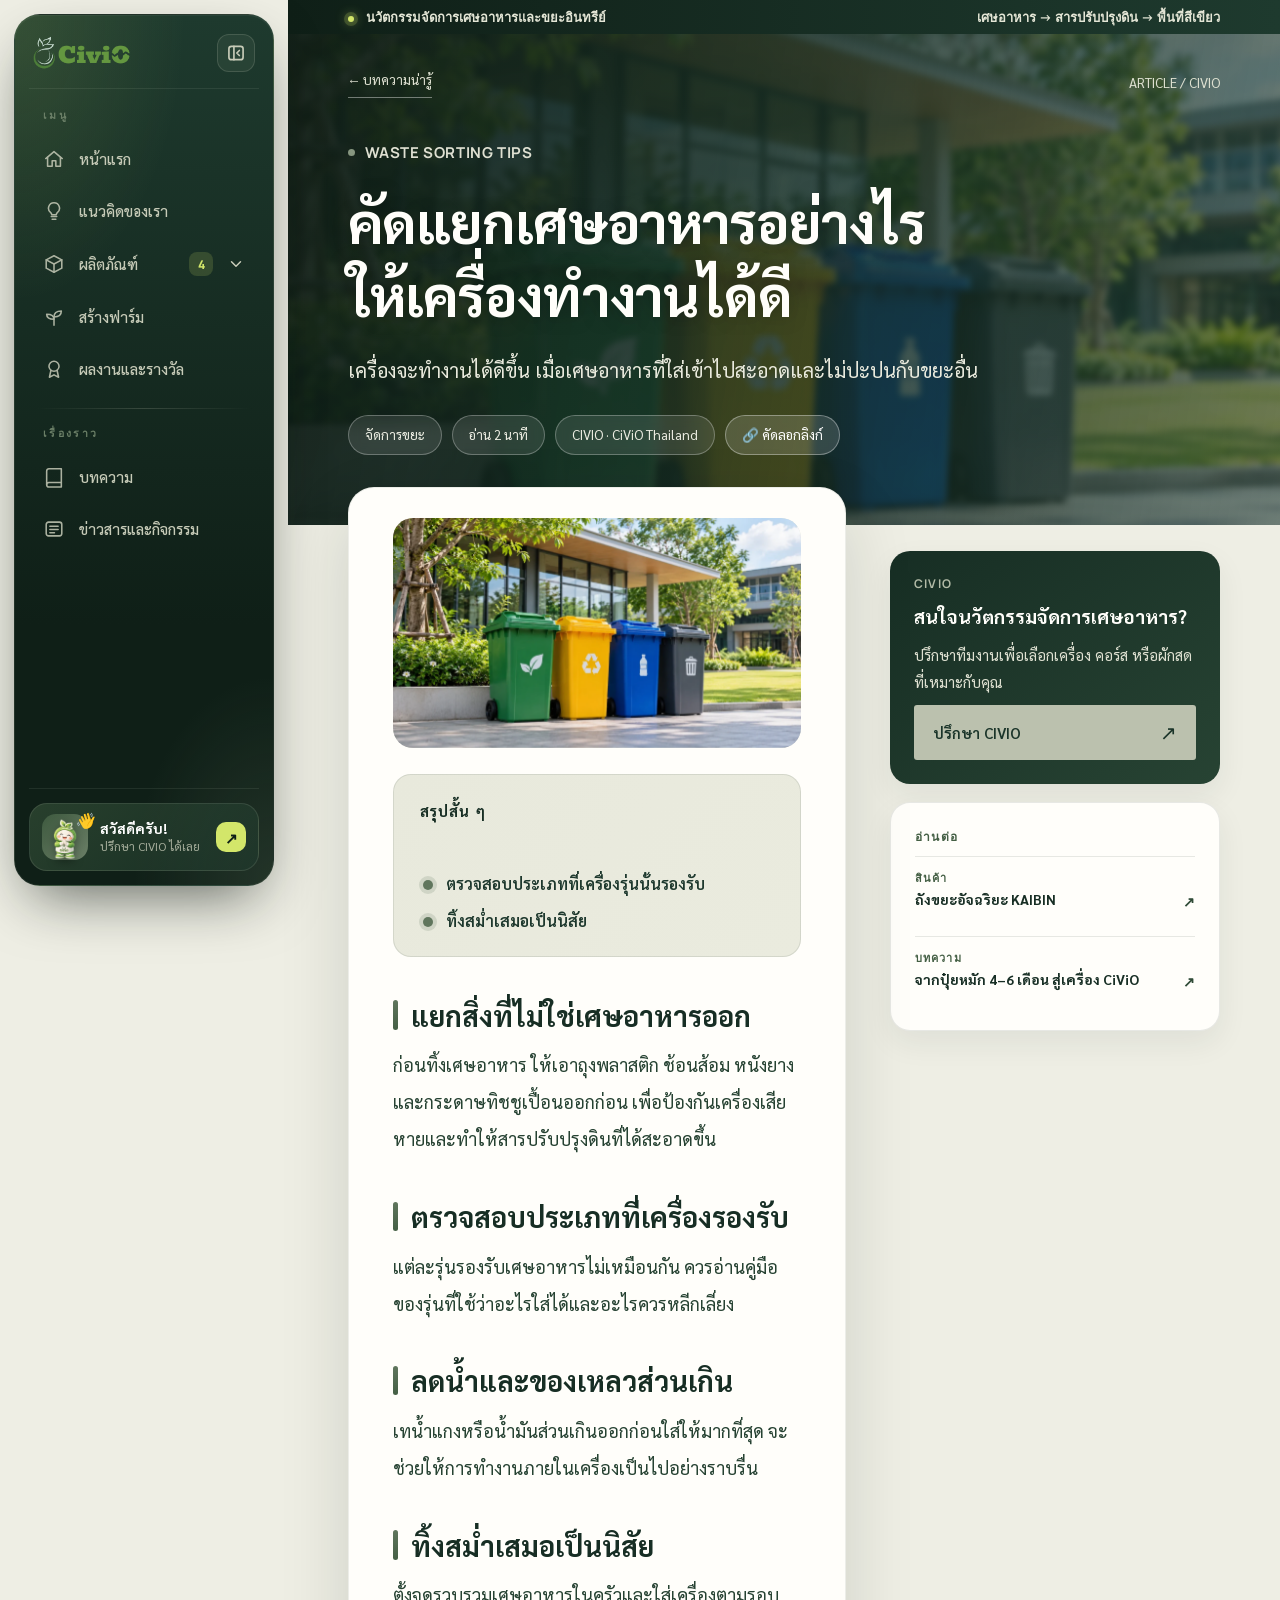
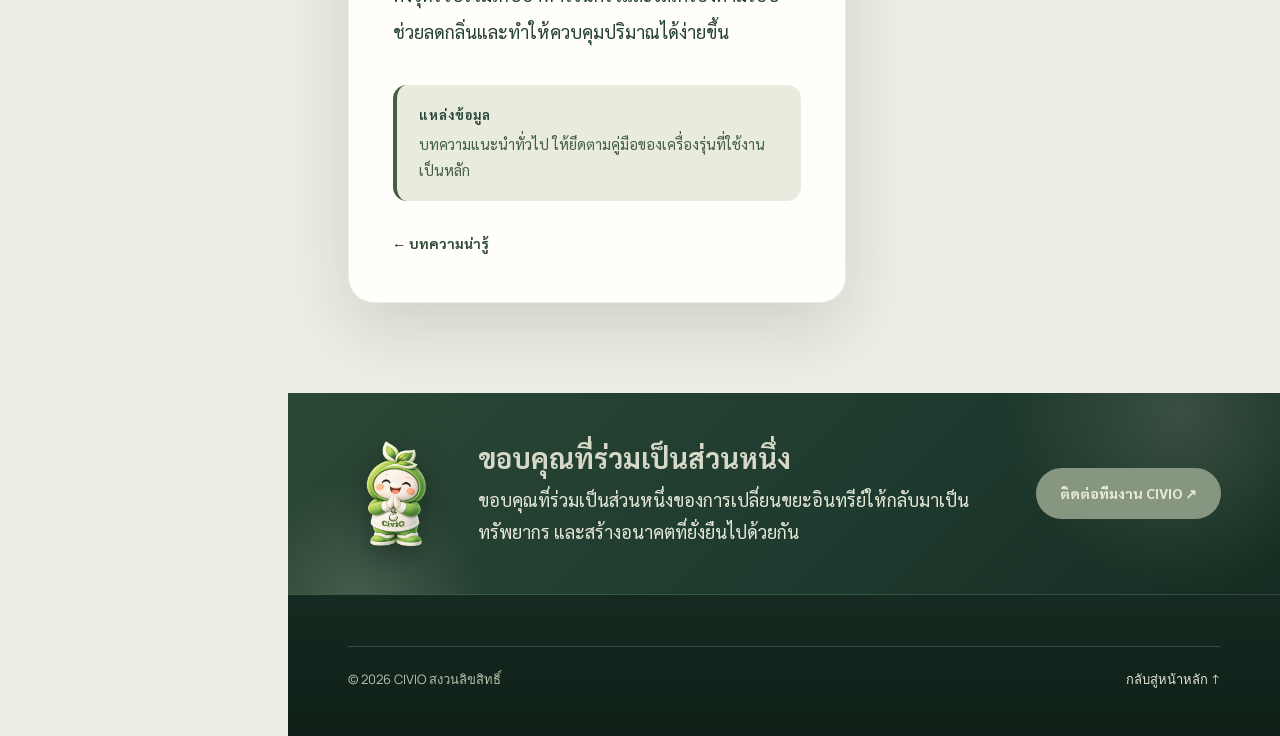
<file: article-03.html>
<!DOCTYPE html>
<html lang="th">
<head>
    <meta charset="UTF-8">
    <meta name="viewport" content="width=device-width, initial-scale=1">
    <meta name="description" content="เครื่องจะทำงานได้ดีขึ้น เมื่อเศษอาหารที่ใส่เข้าไปสะอาดและไม่ปะปนกับขยะอื่น">
    <meta name="robots" content="index, follow, max-image-preview:large">
    <link rel="canonical" href="https://civiothailand.github.io/CiViOWebsites/article-03.html">
    <meta property="og:site_name" content="CiViO Thailand">
    <meta property="og:locale" content="th_TH">
    <meta property="og:title" content="คัดแยกเศษอาหารอย่างไรให้เครื่องทำงานได้ดี | CiViO Thailand">
    <meta property="og:description" content="เครื่องจะทำงานได้ดีขึ้น เมื่อเศษอาหารที่ใส่เข้าไปสะอาดและไม่ปะปนกับขยะอื่น">
    <meta property="og:type" content="article">
    <meta property="og:url" content="https://civiothailand.github.io/CiViOWebsites/article-03.html">
    <meta name="twitter:card" content="summary_large_image">
    <meta property="og:image" content="https://civiothailand.github.io/CiViOWebsites/assets/images/organic-gardening-course.webp">
    <meta name="twitter:image" content="https://civiothailand.github.io/CiViOWebsites/assets/images/organic-gardening-course.webp">

    <meta name="theme-color" content="#0F1F17">
    <title>คัดแยกเศษอาหารอย่างไรให้เครื่องทำงานได้ดี | CiViO Thailand</title>
<link rel="icon" href="favicon.ico?v=6" sizes="any">
<link rel="icon" type="image/png" sizes="32x32" href="assets/images/favicon-32.png?v=6">
<link rel="icon" type="image/png" sizes="192x192" href="assets/images/icon-192.png?v=6">
<link rel="apple-touch-icon" href="assets/images/apple-touch-icon.png?v=6">

    
    <!-- Google Fonts -->
    <link rel="preconnect" href="https://fonts.googleapis.com">
    <link rel="preconnect" href="https://fonts.gstatic.com" crossorigin>
    <link href="https://fonts.googleapis.com/css2?family=Sarabun:wght@300;400;500;600;700;800&family=Manrope:wght@400;500;600;700;800&display=swap" rel="stylesheet">
    
    <!-- Custom CSS -->
    <link rel="stylesheet" href="assets/css/style.css?v=7">
<script>document.documentElement.classList.add("fx-loader");setTimeout(function(){document.documentElement.classList.remove("fx-loader")},4000)</script>
<link rel="stylesheet" href="assets/css/effects.css?v=2">
  <link rel="stylesheet" href="assets/css/sidebar.css?v=1">
  <link rel="stylesheet" href="assets/css/motion.css?v=1">
</head>
<body>

    <!-- Top Announcement Line -->
    <div class="topline">
        <div class="topline-inner">
            <span><i class="live-dot"></i> นวัตกรรมจัดการเศษอาหารและขยะอินทรีย์</span>
            <span class="topline-right">เศษอาหาร → สารปรับปรุงดิน → พื้นที่สีเขียว</span>
        </div>
    </div>

    <!-- Header & Navigation -->
    <span id="top"></span>
  <aside class="sb" id="sidebar" aria-label="เมนูหลัก">
    <div class="sb-head">
      <a class="sb-brand" href="index.html" aria-label="CiViO Thailand หน้าแรก"><img class="sb-logo" src="assets/images/civio-logo-sidebar.png" alt="CiViO Thailand" decoding="async"><img class="sb-mark" src="assets/images/civio-mark.png" alt="CiViO" decoding="async"></a>
      <button class="sb-toggle" type="button" aria-label="ย่อเมนู" aria-expanded="true"><svg viewBox="0 0 24 24" fill="none" stroke="currentColor" stroke-width="2" stroke-linecap="round" stroke-linejoin="round" aria-hidden="true"><rect x="3.5" y="4" width="17" height="16" rx="3"/><path d="M9.5 4v16"/><path d="m16 9-3 3 3 3"/></svg></button>
    </div>
    <nav class="sb-nav">
      <span class="sb-label">เมนู</span>
      <a class="sb-link" href="index.html" data-section="top" data-tip="หน้าแรก"><svg class="sb-ico" viewBox="0 0 24 24" aria-hidden="true"><path d="M3 11.5 12 4l9 7.5"/><path d="M5 10v10h5v-6h4v6h5V10"/></svg><span class="sb-text">หน้าแรก</span></a>
      <a class="sb-link" href="index.html#story" data-section="story" data-tip="แนวคิดของเรา"><svg class="sb-ico" viewBox="0 0 24 24" aria-hidden="true"><path d="M9 18h6"/><path d="M10 21h4"/><path d="M12 3a6 6 0 0 0-3.6 10.8c.7.6 1.1 1.4 1.1 2.2h5c0-.8.4-1.6 1.1-2.2A6 6 0 0 0 12 3Z"/></svg><span class="sb-text">แนวคิดของเรา</span></a>
      <div class="sb-group">
        <button class="sb-link sb-parent" type="button" aria-expanded="false" data-tip="ผลิตภัณฑ์"><svg class="sb-ico" viewBox="0 0 24 24" aria-hidden="true"><path d="m3.5 7.5 8.5-4.5 8.5 4.5v9L12 21l-8.5-4.5Z"/><path d="m3.5 7.5 8.5 4.5 8.5-4.5"/><path d="M12 12v9"/></svg><span class="sb-text">ผลิตภัณฑ์</span><span class="sb-badge">4</span><svg class="sb-chev" viewBox="0 0 24 24" aria-hidden="true"><path d="m6 9 6 6 6-6"/></svg></button>
        <div class="sb-sub"><div class="sb-sub-inner"><a href="product-civio.html" data-page="product-civio.html">เครื่องกำจัดขยะเศษอาหาร CIVIO</a><a href="product-kaibin.html" data-page="product-kaibin.html">ถังขยะอัจฉริยะ KAIBIN</a><a href="product-course.html" data-page="product-course.html">คอร์สอบรมปลูกผัก</a><a href="product-vegetables.html" data-page="product-vegetables.html">ผักสดจากฟาร์ม CIVIO</a></div></div>
      </div>
      <a class="sb-link" href="index.html#farm" data-section="farm" data-tip="สร้างฟาร์ม"><svg class="sb-ico" viewBox="0 0 24 24" aria-hidden="true"><path d="M12 21v-9"/><path d="M12 12c0-4 3-6.5 8-6.5 0 4.5-3 6.5-8 6.5Z"/><path d="M12 14.5C12 11 9.5 9 4 9c0 3.8 2.6 5.5 8 5.5Z"/></svg><span class="sb-text">สร้างฟาร์ม</span></a>
      <a class="sb-link" href="index.html#credibility" data-section="credibility" data-tip="ผลงานและรางวัล"><svg class="sb-ico" viewBox="0 0 24 24" aria-hidden="true"><circle cx="12" cy="9" r="5.5"/><path d="m8.6 13.6-1.6 7.4 5-2.6 5 2.6-1.6-7.4"/></svg><span class="sb-text">ผลงานและรางวัล</span></a>
      <div class="sb-divider"></div>
      <span class="sb-label">เรื่องราว</span>
      <a class="sb-link" href="index.html#articles" data-section="articles" data-tip="บทความ"><svg class="sb-ico" viewBox="0 0 24 24" aria-hidden="true"><path d="M4 5.5A2.5 2.5 0 0 1 6.5 3H20v15H6.5A2.5 2.5 0 0 0 4 20.5Z"/><path d="M4 20.5A2.5 2.5 0 0 0 6.5 23H20v-5"/></svg><span class="sb-text">บทความ</span></a>
      <a class="sb-link" href="index.html#real-work" data-section="real-work" data-tip="ข่าวสารและกิจกรรม"><svg class="sb-ico" viewBox="0 0 24 24" aria-hidden="true"><rect x="3.5" y="4.5" width="17" height="15" rx="2.5"/><path d="M7.5 9h9M7.5 12.5h9M7.5 16h5"/></svg><span class="sb-text">ข่าวสารและกิจกรรม</span></a>
    </nav>
    <div class="sb-foot">
      <a class="sb-card" href="index.html#contact" aria-label="ปรึกษา CIVIO">
        <span class="sb-avatar"><img src="assets/images/civio-mascot.png" alt="" width="36" height="42"><i class="sb-hello">👋</i></span>
        <span class="sb-card-text"><b>สวัสดีครับ!</b><small>ปรึกษา CIVIO ได้เลย</small></span>
        <span class="sb-card-go" aria-hidden="true">↗</span>
      </a>
    </div>
  </aside>
  <div class="sb-topbar">
    <a href="index.html" aria-label="CiViO Thailand หน้าแรก"><img class="sb-logo" src="assets/images/civio-logo-sidebar.png" alt="CiViO Thailand" decoding="async"></a>
    <button class="sb-open" type="button" aria-label="เปิดเมนู" aria-expanded="false" aria-controls="sidebar"><svg viewBox="0 0 24 24" fill="none" stroke="currentColor" stroke-width="2" stroke-linecap="round" aria-hidden="true"><path d="M4 7h16M4 12h16M4 17h10"/></svg></button>
  </div>
  <div class="sb-backdrop" aria-hidden="true"></div>

    <!-- Main Content Section -->
    <main class="nx-page">
    <section class="nx-hero" style="--nx-img:url('../images/waste-sorting-bins-concept.webp')">
      <div class="nx-hero-bg" aria-hidden="true"></div>
      <div class="nx-hero-inner page-width">
        <div class="nx-topline"><a href="index.html#articles">← บทความน่ารู้</a><span>ARTICLE / CIVIO</span></div>
        <div class="eyebrow eyebrow-light"><span></span>WASTE SORTING TIPS</div>
        <h1>คัดแยกเศษอาหารอย่างไรให้เครื่องทำงานได้ดี</h1>
        <p class="nx-hero-lead">เครื่องจะทำงานได้ดีขึ้น เมื่อเศษอาหารที่ใส่เข้าไปสะอาดและไม่ปะปนกับขยะอื่น</p>
        <div class="nx-meta"><span>จัดการขยะ</span><span>อ่าน 2 นาที</span><span>CIVIO · CiViO Thailand</span></div>
      </div>
    </section>
    <div class="nx-layout page-width">
      <article class="nx-article">
        <figure class="nx-figure"><img src="assets/images/waste-sorting-bins-concept.webp" alt="ถังคัดแยกขยะ" loading="eager" decoding="async"></figure>
        <aside class="nx-highlights"><b>สรุปสั้น ๆ</b><ul><li>แยกถุงพลาสติกและช้อนส้อมออกก่อน</li><li>ตรวจสอบประเภทที่เครื่องรุ่นนั้นรองรับ</li><li>ทิ้งสม่ำเสมอเป็นนิสัย</li></ul></aside>
        <div class="nx-body"><h2>แยกสิ่งที่ไม่ใช่เศษอาหารออก</h2><p>ก่อนทิ้งเศษอาหาร ให้เอาถุงพลาสติก ช้อนส้อม หนังยาง และกระดาษทิชชูเปื้อนออกก่อน เพื่อป้องกันเครื่องเสียหายและทำให้สารปรับปรุงดินที่ได้สะอาดขึ้น</p><h2>ตรวจสอบประเภทที่เครื่องรองรับ</h2><p>แต่ละรุ่นรองรับเศษอาหารไม่เหมือนกัน ควรอ่านคู่มือของรุ่นที่ใช้ว่าอะไรใส่ได้และอะไรควรหลีกเลี่ยง</p><h2>ลดน้ำและของเหลวส่วนเกิน</h2><p>เทน้ำแกงหรือน้ำมันส่วนเกินออกก่อนใส่ให้มากที่สุด จะช่วยให้การทำงานภายในเครื่องเป็นไปอย่างราบรื่น</p><h2>ทิ้งสม่ำเสมอเป็นนิสัย</h2><p>ตั้งจุดรวบรวมเศษอาหารในครัวและใส่เครื่องตามรอบ ช่วยลดกลิ่นและทำให้ควบคุมปริมาณได้ง่ายขึ้น</p></div>
        <div class="nx-source"><b>แหล่งข้อมูล</b><span>บทความแนะนำทั่วไป ให้ยึดตามคู่มือของเครื่องรุ่นที่ใช้งานเป็นหลัก</span></div>
        <a class="nx-back" href="index.html#articles">← บทความน่ารู้</a>
      </article>
      <aside class="nx-side">
        <div class="nx-card nx-card-dark"><small>CIVIO</small><strong>สนใจนวัตกรรมจัดการเศษอาหาร?</strong><p>ปรึกษาทีมงานเพื่อเลือกเครื่อง คอร์ส หรือผักสดที่เหมาะกับคุณ</p><a class="btn btn-lime" href="index.html#contact">ปรึกษา CIVIO <span>↗</span></a></div>
        <div class="nx-card"><small>อ่านต่อ</small><a class="nx-rel" href="product-kaibin.html"><small>สินค้า</small><span>ถังขยะอัจฉริยะ KAIBIN</span><b>↗</b></a><a class="nx-rel" href="article-01.html"><small>บทความ</small><span>จากปุ๋ยหมัก 4–6 เดือน สู่เครื่อง CiViO</span><b>↗</b></a></div>
      </aside>
    </div>
  </main>

    <!-- Footer -->
    <footer class="footer">
<div class="thanks-band"><div class="thanks-inner page-width"><span class="thanks-mascot" aria-hidden="true"><img src="assets/images/civio-mascot.png" alt="" width="96" height="113" loading="lazy" decoding="async"></span><div class="thanks-copy"><b>ขอบคุณที่ร่วมเป็นส่วนหนึ่ง</b><p>ขอบคุณที่ร่วมเป็นส่วนหนึ่งของการเปลี่ยนขยะอินทรีย์ให้กลับมาเป็นทรัพยากร และสร้างอนาคตที่ยั่งยืนไปด้วยกัน</p></div><a class="thanks-link" href="index.html#contact">ติดต่อทีมงาน CIVIO <span>↗</span></a></div></div>

        <div class="footer-bottom page-width">
            <span>© <span id="currentYear">2026</span> CIVIO สงวนลิขสิทธิ์</span>
            <a href="index.html">กลับสู่หน้าหลัก ↑</a>
        </div>
    </footer>

    <!-- JavaScript -->
    <script>
        // Set dynamic current year
        document.getElementById('currentYear').textContent = new Date().getFullYear();

        // Mobile Menu Toggle logic
        const mb = document.querySelector('.menu-toggle');
        const nav = document.querySelector('.main-nav');

        if (mb && nav) {
            mb.addEventListener('click', () => {
                const open = mb.getAttribute('aria-expanded') === 'true';
                mb.setAttribute('aria-expanded', String(!open));
                nav.classList.toggle('is-open', !open);
            });

            nav.querySelectorAll('a').forEach(a => {
                a.addEventListener('click', () => {
                    nav.classList.remove('is-open');
                    mb.setAttribute('aria-expanded', 'false');
                });
            });
        }
    </script>
<script src="assets/js/sidebar.js?v=1" defer></script>
  <script src="assets/js/motion.js?v=1" defer></script>
  <script src="assets/js/effects.js?v=2" defer></script>
</body>
</html>
</file>
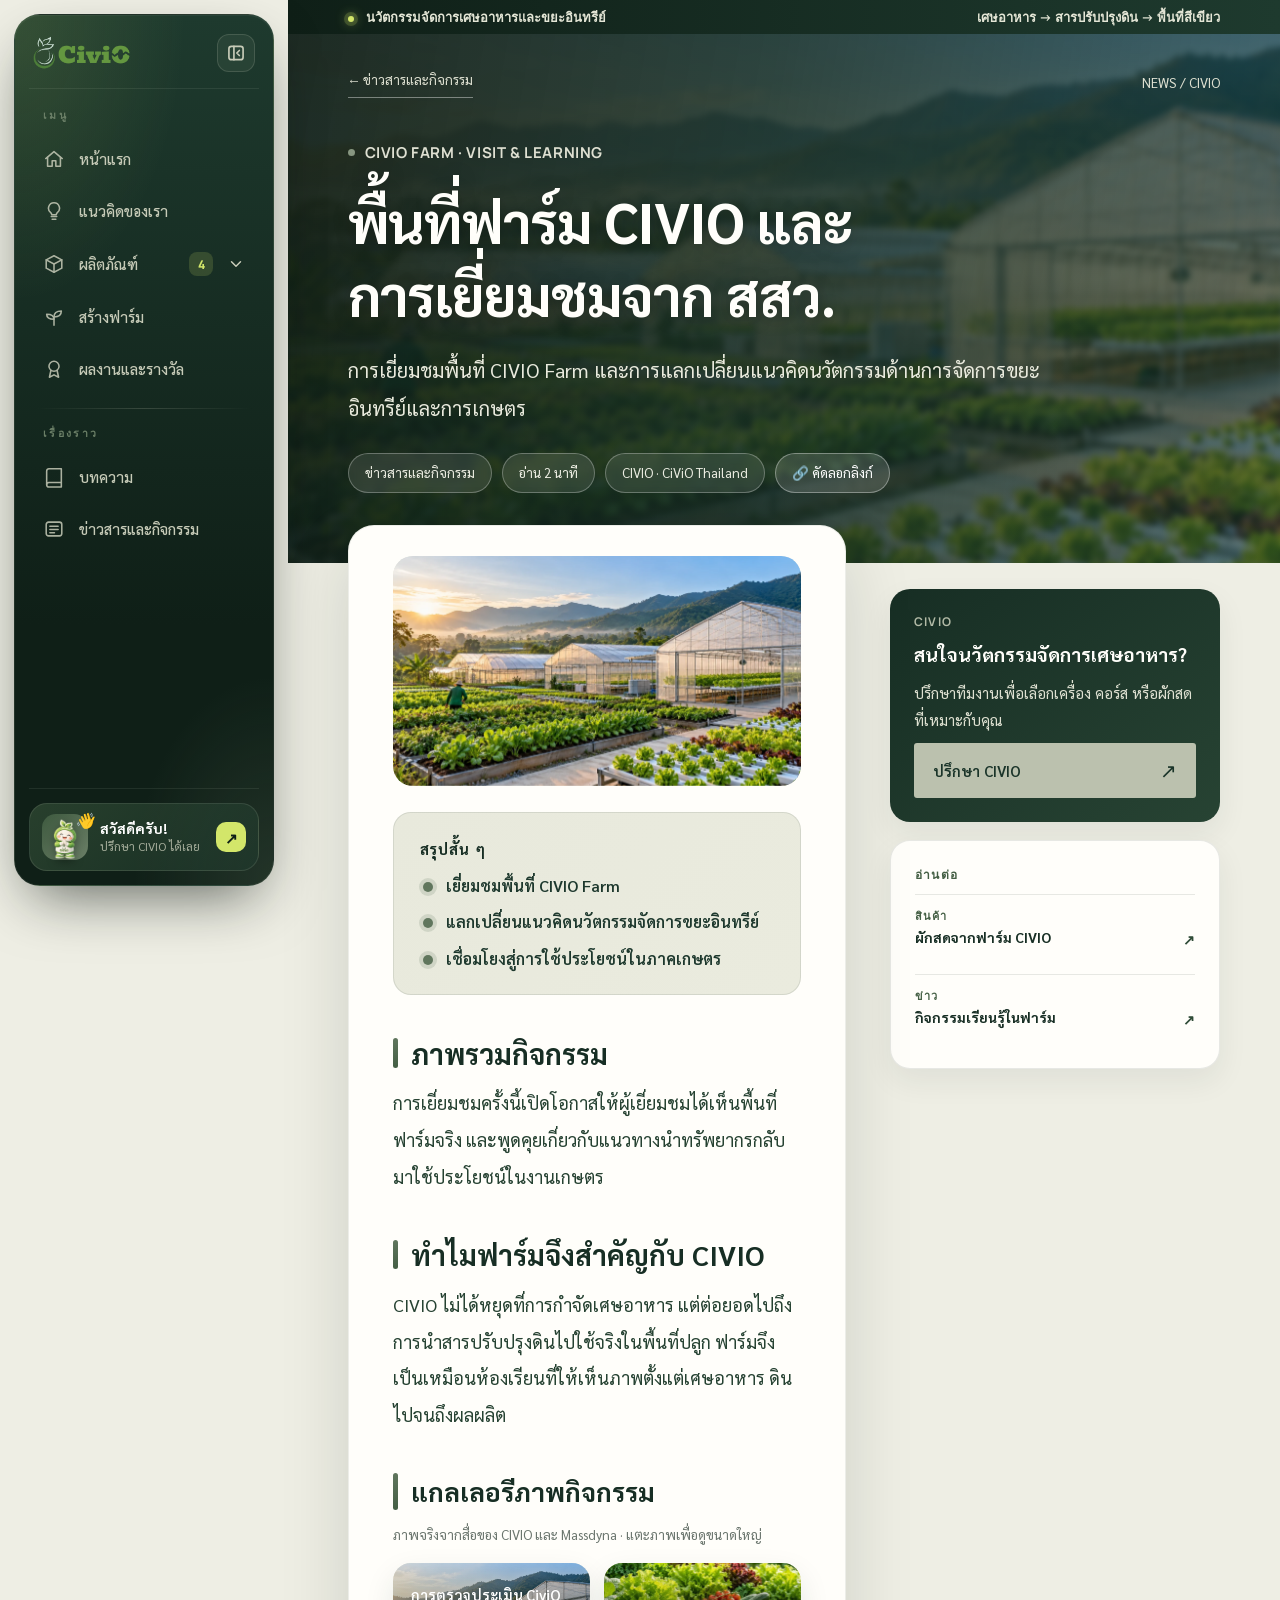
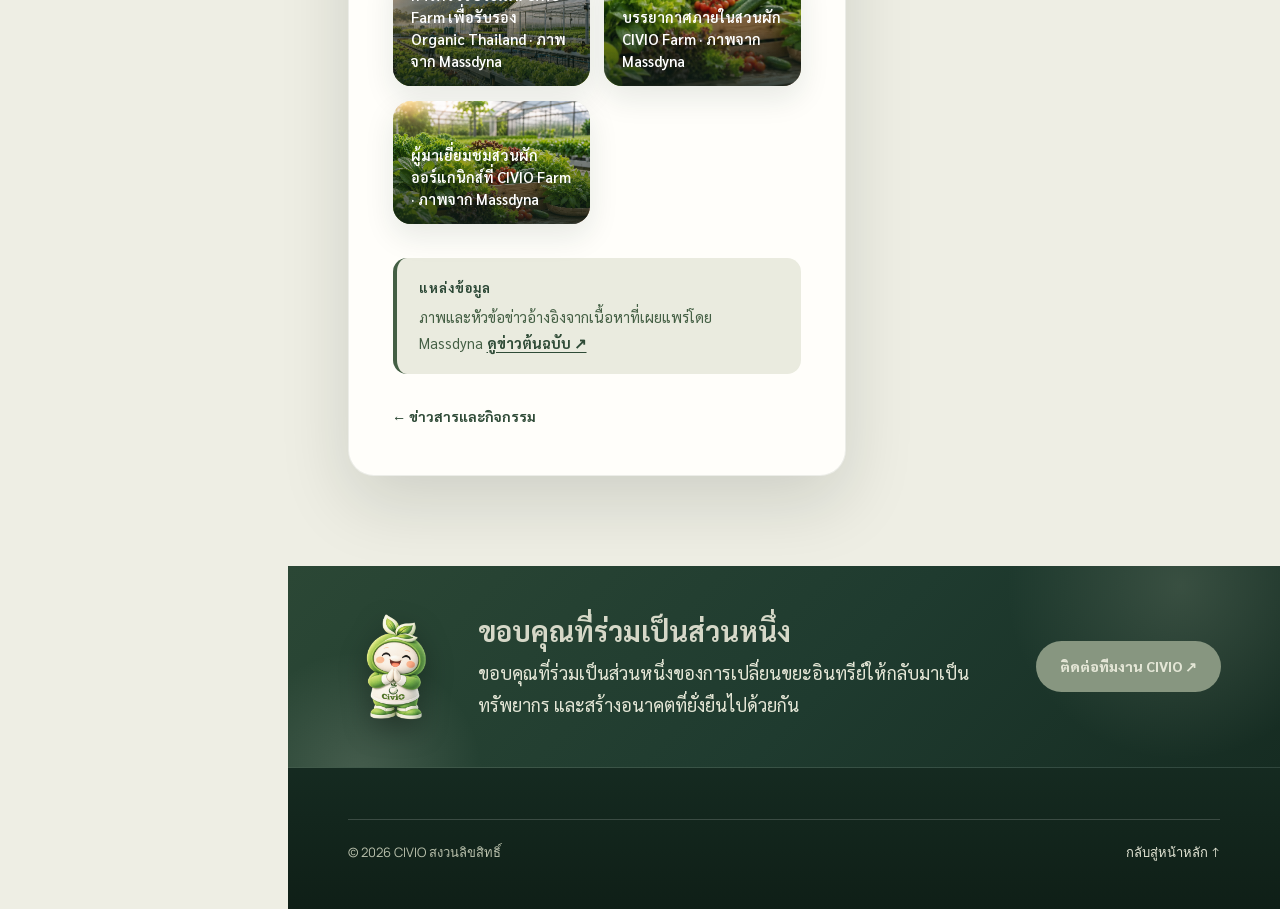
<file: news-01.html>
<!DOCTYPE html>
<html lang="th">
<head>
    <meta charset="UTF-8">
    <meta name="viewport" content="width=device-width, initial-scale=1">
    <meta name="description" content="การเยี่ยมชมพื้นที่ CIVIO Farm และการแลกเปลี่ยนแนวคิดนวัตกรรมด้านการจัดการขยะอินทรีย์และการเกษตร">
    <meta name="robots" content="index, follow, max-image-preview:large">
    <link rel="canonical" href="https://civiothailand.github.io/CiViOWebsites/news-01.html">
    <meta property="og:site_name" content="CiViO Thailand">
    <meta property="og:locale" content="th_TH">
    <meta property="og:title" content="พื้นที่ฟาร์ม CIVIO และการเยี่ยมชมจาก สสว. | CiViO Thailand">
    <meta property="og:description" content="การเยี่ยมชมพื้นที่ CIVIO Farm และการแลกเปลี่ยนแนวคิดนวัตกรรมด้านการจัดการขยะอินทรีย์และการเกษตร">
    <meta property="og:type" content="article">
    <meta property="og:url" content="https://civiothailand.github.io/CiViOWebsites/news-01.html">
    <meta name="twitter:card" content="summary_large_image">
    <meta property="og:image" content="https://civiothailand.github.io/CiViOWebsites/assets/images/organic-gardening-course.webp">
    <meta name="twitter:image" content="https://civiothailand.github.io/CiViOWebsites/assets/images/organic-gardening-course.webp">

    <meta name="theme-color" content="#0F1F17">
    <title>พื้นที่ฟาร์ม CIVIO และการเยี่ยมชมจาก สสว. | CiViO Thailand</title>
<link rel="icon" href="favicon.ico?v=6" sizes="any">
<link rel="icon" type="image/png" sizes="32x32" href="assets/images/favicon-32.png?v=6">
<link rel="icon" type="image/png" sizes="192x192" href="assets/images/icon-192.png?v=6">
<link rel="apple-touch-icon" href="assets/images/apple-touch-icon.png?v=6">

    
    <!-- Google Fonts -->
    <link rel="preconnect" href="https://fonts.googleapis.com">
    <link rel="preconnect" href="https://fonts.gstatic.com" crossorigin>
    <link href="https://fonts.googleapis.com/css2?family=Sarabun:wght@300;400;500;600;700;800&family=Manrope:wght@400;500;600;700;800&display=swap" rel="stylesheet">
    
    <!-- Custom CSS -->
    <link rel="stylesheet" href="assets/css/style.css?v=7">
<script>document.documentElement.classList.add("fx-loader");setTimeout(function(){document.documentElement.classList.remove("fx-loader")},4000)</script>
<link rel="stylesheet" href="assets/css/effects.css?v=2">
  <link rel="stylesheet" href="assets/css/sidebar.css?v=1">
  <link rel="stylesheet" href="assets/css/motion.css?v=1">
</head>
<body>

    <!-- Top Announcement Line -->
    <div class="topline">
        <div class="topline-inner">
            <span><i class="live-dot"></i> นวัตกรรมจัดการเศษอาหารและขยะอินทรีย์</span>
            <span class="topline-right">เศษอาหาร → สารปรับปรุงดิน → พื้นที่สีเขียว</span>
        </div>
    </div>

    <!-- Header & Navigation -->
    <span id="top"></span>
  <aside class="sb" id="sidebar" aria-label="เมนูหลัก">
    <div class="sb-head">
      <a class="sb-brand" href="index.html" aria-label="CiViO Thailand หน้าแรก"><img class="sb-logo" src="assets/images/civio-logo-sidebar.png" alt="CiViO Thailand" decoding="async"><img class="sb-mark" src="assets/images/civio-mark.png" alt="CiViO" decoding="async"></a>
      <button class="sb-toggle" type="button" aria-label="ย่อเมนู" aria-expanded="true"><svg viewBox="0 0 24 24" fill="none" stroke="currentColor" stroke-width="2" stroke-linecap="round" stroke-linejoin="round" aria-hidden="true"><rect x="3.5" y="4" width="17" height="16" rx="3"/><path d="M9.5 4v16"/><path d="m16 9-3 3 3 3"/></svg></button>
    </div>
    <nav class="sb-nav">
      <span class="sb-label">เมนู</span>
      <a class="sb-link" href="index.html" data-section="top" data-tip="หน้าแรก"><svg class="sb-ico" viewBox="0 0 24 24" aria-hidden="true"><path d="M3 11.5 12 4l9 7.5"/><path d="M5 10v10h5v-6h4v6h5V10"/></svg><span class="sb-text">หน้าแรก</span></a>
      <a class="sb-link" href="index.html#story" data-section="story" data-tip="แนวคิดของเรา"><svg class="sb-ico" viewBox="0 0 24 24" aria-hidden="true"><path d="M9 18h6"/><path d="M10 21h4"/><path d="M12 3a6 6 0 0 0-3.6 10.8c.7.6 1.1 1.4 1.1 2.2h5c0-.8.4-1.6 1.1-2.2A6 6 0 0 0 12 3Z"/></svg><span class="sb-text">แนวคิดของเรา</span></a>
      <div class="sb-group">
        <button class="sb-link sb-parent" type="button" aria-expanded="false" data-tip="ผลิตภัณฑ์"><svg class="sb-ico" viewBox="0 0 24 24" aria-hidden="true"><path d="m3.5 7.5 8.5-4.5 8.5 4.5v9L12 21l-8.5-4.5Z"/><path d="m3.5 7.5 8.5 4.5 8.5-4.5"/><path d="M12 12v9"/></svg><span class="sb-text">ผลิตภัณฑ์</span><span class="sb-badge">4</span><svg class="sb-chev" viewBox="0 0 24 24" aria-hidden="true"><path d="m6 9 6 6 6-6"/></svg></button>
        <div class="sb-sub"><div class="sb-sub-inner"><a href="product-civio.html" data-page="product-civio.html">เครื่องกำจัดขยะเศษอาหาร CIVIO</a><a href="product-kaibin.html" data-page="product-kaibin.html">ถังขยะอัจฉริยะ KAIBIN</a><a href="product-course.html" data-page="product-course.html">คอร์สอบรมปลูกผัก</a><a href="product-vegetables.html" data-page="product-vegetables.html">ผักสดจากฟาร์ม CIVIO</a></div></div>
      </div>
      <a class="sb-link" href="index.html#farm" data-section="farm" data-tip="สร้างฟาร์ม"><svg class="sb-ico" viewBox="0 0 24 24" aria-hidden="true"><path d="M12 21v-9"/><path d="M12 12c0-4 3-6.5 8-6.5 0 4.5-3 6.5-8 6.5Z"/><path d="M12 14.5C12 11 9.5 9 4 9c0 3.8 2.6 5.5 8 5.5Z"/></svg><span class="sb-text">สร้างฟาร์ม</span></a>
      <a class="sb-link" href="index.html#credibility" data-section="credibility" data-tip="ผลงานและรางวัล"><svg class="sb-ico" viewBox="0 0 24 24" aria-hidden="true"><circle cx="12" cy="9" r="5.5"/><path d="m8.6 13.6-1.6 7.4 5-2.6 5 2.6-1.6-7.4"/></svg><span class="sb-text">ผลงานและรางวัล</span></a>
      <div class="sb-divider"></div>
      <span class="sb-label">เรื่องราว</span>
      <a class="sb-link" href="index.html#articles" data-section="articles" data-tip="บทความ"><svg class="sb-ico" viewBox="0 0 24 24" aria-hidden="true"><path d="M4 5.5A2.5 2.5 0 0 1 6.5 3H20v15H6.5A2.5 2.5 0 0 0 4 20.5Z"/><path d="M4 20.5A2.5 2.5 0 0 0 6.5 23H20v-5"/></svg><span class="sb-text">บทความ</span></a>
      <a class="sb-link" href="index.html#real-work" data-section="real-work" data-tip="ข่าวสารและกิจกรรม"><svg class="sb-ico" viewBox="0 0 24 24" aria-hidden="true"><rect x="3.5" y="4.5" width="17" height="15" rx="2.5"/><path d="M7.5 9h9M7.5 12.5h9M7.5 16h5"/></svg><span class="sb-text">ข่าวสารและกิจกรรม</span></a>
    </nav>
    <div class="sb-foot">
      <a class="sb-card" href="index.html#contact" aria-label="ปรึกษา CIVIO">
        <span class="sb-avatar"><img src="assets/images/civio-mascot.png" alt="" width="36" height="42"><i class="sb-hello">👋</i></span>
        <span class="sb-card-text"><b>สวัสดีครับ!</b><small>ปรึกษา CIVIO ได้เลย</small></span>
        <span class="sb-card-go" aria-hidden="true">↗</span>
      </a>
    </div>
  </aside>
  <div class="sb-topbar">
    <a href="index.html" aria-label="CiViO Thailand หน้าแรก"><img class="sb-logo" src="assets/images/civio-logo-sidebar.png" alt="CiViO Thailand" decoding="async"></a>
    <button class="sb-open" type="button" aria-label="เปิดเมนู" aria-expanded="false" aria-controls="sidebar"><svg viewBox="0 0 24 24" fill="none" stroke="currentColor" stroke-width="2" stroke-linecap="round" aria-hidden="true"><path d="M4 7h16M4 12h16M4 17h10"/></svg></button>
  </div>
  <div class="sb-backdrop" aria-hidden="true"></div>

    <!-- Main Content Section -->
    <main class="nx-page">
    <section class="nx-hero" style="--nx-img:url('../images/farm-greenhouse.webp')">
      <div class="nx-hero-bg" aria-hidden="true"></div>
      <div class="nx-hero-inner page-width">
        <div class="nx-topline"><a href="index.html#real-work">← ข่าวสารและกิจกรรม</a><span>NEWS / CIVIO</span></div>
        <div class="eyebrow eyebrow-light"><span></span>CIVIO FARM · VISIT & LEARNING</div>
        <h1>พื้นที่ฟาร์ม CIVIO และการเยี่ยมชมจาก สสว.</h1>
        <p class="nx-hero-lead">การเยี่ยมชมพื้นที่ CIVIO Farm และการแลกเปลี่ยนแนวคิดนวัตกรรมด้านการจัดการขยะอินทรีย์และการเกษตร</p>
        <div class="nx-meta"><span>ข่าวสารและกิจกรรม</span><span>อ่าน 2 นาที</span><span>CIVIO · CiViO Thailand</span></div>
      </div>
    </section>
    <div class="nx-layout page-width">
      <article class="nx-article">
        <figure class="nx-figure"><img src="https://massdyna.com/wp-content/uploads/2025/11/IMG_0570.jpeg" alt="ภาพกิจกรรมเยี่ยมชม CIVIO Farm ที่เผยแพร่โดย Massdyna" referrerpolicy="no-referrer" onerror="this.onerror=null;this.src='assets/images/farm-greenhouse.webp'" loading="eager" decoding="async"></figure>
        <aside class="nx-highlights"><b>สรุปสั้น ๆ</b><ul><li>เยี่ยมชมพื้นที่ CIVIO Farm</li><li>แลกเปลี่ยนแนวคิดนวัตกรรมจัดการขยะอินทรีย์</li><li>เชื่อมโยงสู่การใช้ประโยชน์ในภาคเกษตร</li></ul></aside>
        <div class="nx-body"><h2>ภาพรวมกิจกรรม</h2><p>การเยี่ยมชมครั้งนี้เปิดโอกาสให้ผู้เยี่ยมชมได้เห็นพื้นที่ฟาร์มจริง และพูดคุยเกี่ยวกับแนวทางนำทรัพยากรกลับมาใช้ประโยชน์ในงานเกษตร</p><h2>ทำไมฟาร์มจึงสำคัญกับ CIVIO</h2><p>CIVIO ไม่ได้หยุดที่การกำจัดเศษอาหาร แต่ต่อยอดไปถึงการนำสารปรับปรุงดินไปใช้จริงในพื้นที่ปลูก ฟาร์มจึงเป็นเหมือนห้องเรียนที่ให้เห็นภาพตั้งแต่เศษอาหาร ดิน ไปจนถึงผลผลิต</p></div>
        <section class="nx-gallery" aria-label="แกลเลอรีภาพ"><div class="nx-gallery-head"><b>แกลเลอรีภาพกิจกรรม</b><span>ภาพจริงจากสื่อของ CIVIO และ Massdyna · แตะภาพเพื่อดูขนาดใหญ่</span></div><div class="nx-gallery-grid"><figure class="nx-shot"><img src="https://massdyna.com/wp-content/uploads/2025/11/IMG_0548-1067x800.jpeg" alt="การตรวจประเมิน CiviO Farm เพื่อรับรอง Organic Thailand · ภาพจาก Massdyna" referrerpolicy="no-referrer" onerror="this.onerror=null;this.src='assets/images/greenhouse-valley.webp'" loading="lazy" decoding="async"><figcaption>การตรวจประเมิน CiviO Farm เพื่อรับรอง Organic Thailand · ภาพจาก Massdyna</figcaption></figure><figure class="nx-shot"><img src="https://massdyna.com/wp-content/uploads/2024/05/S__811028_0-533x400.jpg" alt="บรรยากาศภายในสวนผัก CIVIO Farm · ภาพจาก Massdyna" referrerpolicy="no-referrer" onerror="this.onerror=null;this.src='assets/images/vegetable-farm-natural.webp'" loading="lazy" decoding="async"><figcaption>บรรยากาศภายในสวนผัก CIVIO Farm · ภาพจาก Massdyna</figcaption></figure><figure class="nx-shot"><img src="https://massdyna.com/wp-content/uploads/2024/05/S__811011_0-600x800.jpg" alt="ผู้มาเยี่ยมชมสวนผักออร์แกนิกส์ที่ CIVIO Farm · ภาพจาก Massdyna" referrerpolicy="no-referrer" onerror="this.onerror=null;this.src='assets/images/organic-vegetables-farm.webp'" loading="lazy" decoding="async"><figcaption>ผู้มาเยี่ยมชมสวนผักออร์แกนิกส์ที่ CIVIO Farm · ภาพจาก Massdyna</figcaption></figure></div></section><div class="nx-source"><b>แหล่งข้อมูล</b><span>ภาพและหัวข้อข่าวอ้างอิงจากเนื้อหาที่เผยแพร่โดย Massdyna <a href="https://massdyna.com/%E0%B8%AA%E0%B8%AA%E0%B8%A7-%E0%B9%80%E0%B8%A2%E0%B8%B5%E0%B9%88%E0%B8%A2%E0%B8%A1%E0%B8%8A%E0%B8%A1-civio-farm-%E0%B9%81%E0%B8%A5%E0%B8%B0%E0%B8%99%E0%B8%A7%E0%B8%B1%E0%B8%95%E0%B8%81%E0%B8%A3/" target="_blank" rel="noopener">ดูข่าวต้นฉบับ ↗</a></span></div>
        <a class="nx-back" href="index.html#real-work">← ข่าวสารและกิจกรรม</a>
      </article>
      <aside class="nx-side">
        <div class="nx-card nx-card-dark"><small>CIVIO</small><strong>สนใจนวัตกรรมจัดการเศษอาหาร?</strong><p>ปรึกษาทีมงานเพื่อเลือกเครื่อง คอร์ส หรือผักสดที่เหมาะกับคุณ</p><a class="btn btn-lime" href="index.html#contact">ปรึกษา CIVIO <span>↗</span></a></div>
        <div class="nx-card"><small>อ่านต่อ</small><a class="nx-rel" href="product-vegetables.html"><small>สินค้า</small><span>ผักสดจากฟาร์ม CIVIO</span><b>↗</b></a><a class="nx-rel" href="news-03.html"><small>ข่าว</small><span>กิจกรรมเรียนรู้ในฟาร์ม</span><b>↗</b></a></div>
      </aside>
    </div>
  </main>

    <!-- Footer -->
    <footer class="footer">
<div class="thanks-band"><div class="thanks-inner page-width"><span class="thanks-mascot" aria-hidden="true"><img src="assets/images/civio-mascot.png" alt="" width="96" height="113" loading="lazy" decoding="async"></span><div class="thanks-copy"><b>ขอบคุณที่ร่วมเป็นส่วนหนึ่ง</b><p>ขอบคุณที่ร่วมเป็นส่วนหนึ่งของการเปลี่ยนขยะอินทรีย์ให้กลับมาเป็นทรัพยากร และสร้างอนาคตที่ยั่งยืนไปด้วยกัน</p></div><a class="thanks-link" href="index.html#contact">ติดต่อทีมงาน CIVIO <span>↗</span></a></div></div>

        <div class="footer-bottom page-width">
            <span>© <span id="currentYear">2026</span> CIVIO สงวนลิขสิทธิ์</span>
            <a href="index.html">กลับสู่หน้าหลัก ↑</a>
        </div>
    </footer>

    <!-- JavaScript -->
    <script>
        // Set dynamic current year
        document.getElementById('currentYear').textContent = new Date().getFullYear();

        // Mobile Menu Toggle logic
        const mb = document.querySelector('.menu-toggle');
        const nav = document.querySelector('.main-nav');

        if (mb && nav) {
            mb.addEventListener('click', () => {
                const open = mb.getAttribute('aria-expanded') === 'true';
                mb.setAttribute('aria-expanded', String(!open));
                nav.classList.toggle('is-open', !open);
            });

            nav.querySelectorAll('a').forEach(a => {
                a.addEventListener('click', () => {
                    nav.classList.remove('is-open');
                    mb.setAttribute('aria-expanded', 'false');
                });
            });
        }
    </script>
<script src="assets/js/sidebar.js?v=1" defer></script>
  <script src="assets/js/motion.js?v=1" defer></script>
  <script src="assets/js/effects.js?v=2" defer></script>
</body>
</html>
</file>
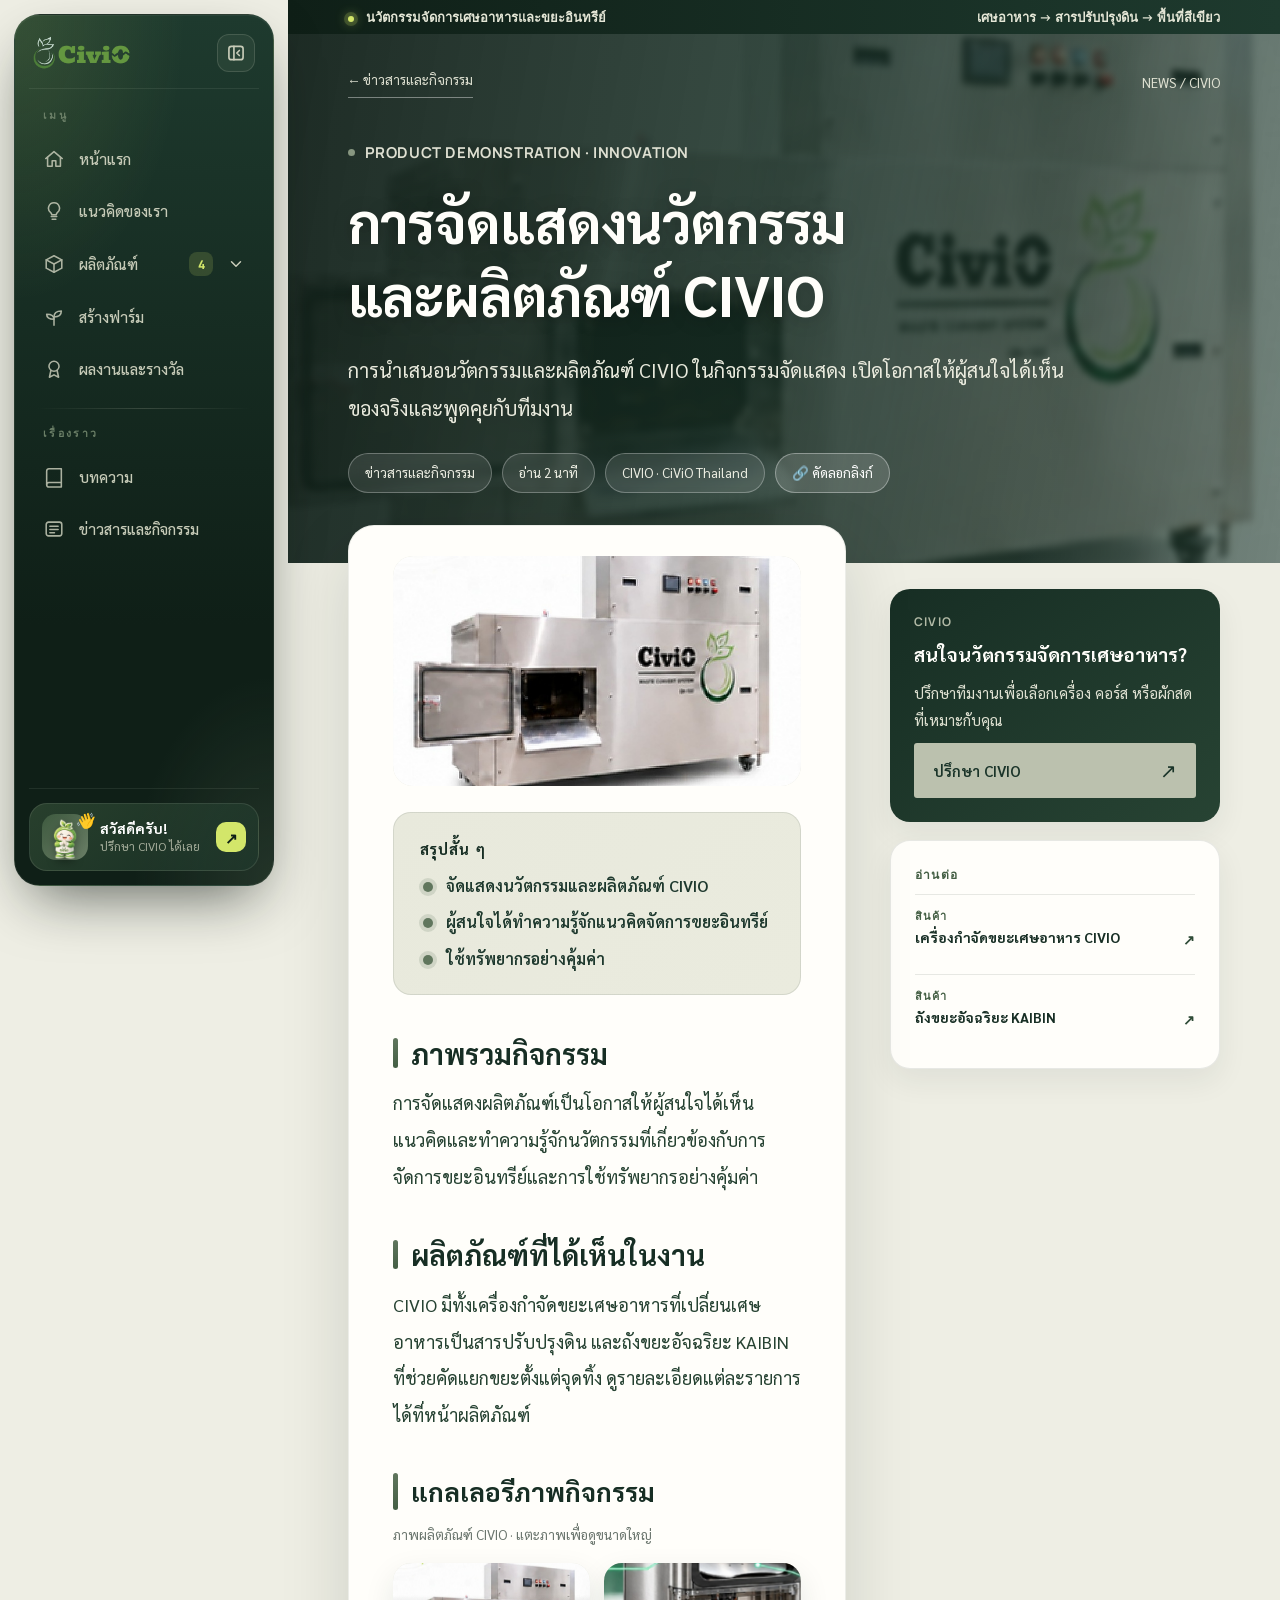
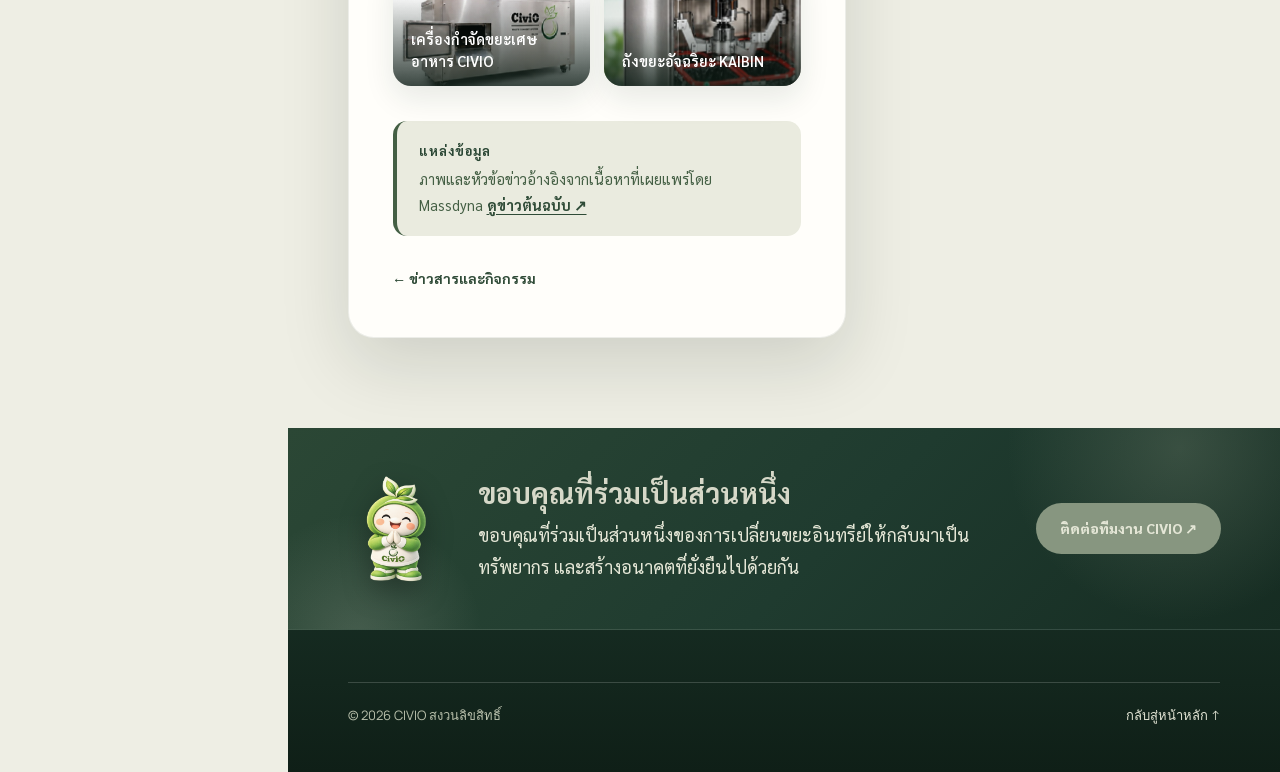
<file: news-02.html>
<!DOCTYPE html>
<html lang="th">
<head>
    <meta charset="UTF-8">
    <meta name="viewport" content="width=device-width, initial-scale=1">
    <meta name="description" content="การนำเสนอนวัตกรรมและผลิตภัณฑ์ CIVIO ในกิจกรรมจัดแสดง เปิดโอกาสให้ผู้สนใจได้เห็นของจริงและพูดคุยกับทีมงาน">
    <meta name="robots" content="index, follow, max-image-preview:large">
    <link rel="canonical" href="https://civiothailand.github.io/CiViOWebsites/news-02.html">
    <meta property="og:site_name" content="CiViO Thailand">
    <meta property="og:locale" content="th_TH">
    <meta property="og:title" content="การจัดแสดงนวัตกรรมและผลิตภัณฑ์ CIVIO | CiViO Thailand">
    <meta property="og:description" content="การนำเสนอนวัตกรรมและผลิตภัณฑ์ CIVIO ในกิจกรรมจัดแสดง เปิดโอกาสให้ผู้สนใจได้เห็นของจริงและพูดคุยกับทีมงาน">
    <meta property="og:type" content="article">
    <meta property="og:url" content="https://civiothailand.github.io/CiViOWebsites/news-02.html">
    <meta name="twitter:card" content="summary_large_image">
    <meta property="og:image" content="https://civiothailand.github.io/CiViOWebsites/assets/images/organic-gardening-course.webp">
    <meta name="twitter:image" content="https://civiothailand.github.io/CiViOWebsites/assets/images/organic-gardening-course.webp">

    <meta name="theme-color" content="#0F1F17">
    <title>การจัดแสดงนวัตกรรมและผลิตภัณฑ์ CIVIO | CiViO Thailand</title>
<link rel="icon" href="favicon.ico?v=6" sizes="any">
<link rel="icon" type="image/png" sizes="32x32" href="assets/images/favicon-32.png?v=6">
<link rel="icon" type="image/png" sizes="192x192" href="assets/images/icon-192.png?v=6">
<link rel="apple-touch-icon" href="assets/images/apple-touch-icon.png?v=6">

    
    <!-- Google Fonts -->
    <link rel="preconnect" href="https://fonts.googleapis.com">
    <link rel="preconnect" href="https://fonts.gstatic.com" crossorigin>
    <link href="https://fonts.googleapis.com/css2?family=Sarabun:wght@300;400;500;600;700;800&family=Manrope:wght@400;500;600;700;800&display=swap" rel="stylesheet">
    
    <!-- Custom CSS -->
    <link rel="stylesheet" href="assets/css/style.css?v=7">
<script>document.documentElement.classList.add("fx-loader");setTimeout(function(){document.documentElement.classList.remove("fx-loader")},4000)</script>
<link rel="stylesheet" href="assets/css/effects.css?v=2">
  <link rel="stylesheet" href="assets/css/sidebar.css?v=1">
  <link rel="stylesheet" href="assets/css/motion.css?v=1">
</head>
<body>

    <!-- Top Announcement Line -->
    <div class="topline">
        <div class="topline-inner">
            <span><i class="live-dot"></i> นวัตกรรมจัดการเศษอาหารและขยะอินทรีย์</span>
            <span class="topline-right">เศษอาหาร → สารปรับปรุงดิน → พื้นที่สีเขียว</span>
        </div>
    </div>

    <!-- Header & Navigation -->
    <span id="top"></span>
  <aside class="sb" id="sidebar" aria-label="เมนูหลัก">
    <div class="sb-head">
      <a class="sb-brand" href="index.html" aria-label="CiViO Thailand หน้าแรก"><img class="sb-logo" src="assets/images/civio-logo-sidebar.png" alt="CiViO Thailand" decoding="async"><img class="sb-mark" src="assets/images/civio-mark.png" alt="CiViO" decoding="async"></a>
      <button class="sb-toggle" type="button" aria-label="ย่อเมนู" aria-expanded="true"><svg viewBox="0 0 24 24" fill="none" stroke="currentColor" stroke-width="2" stroke-linecap="round" stroke-linejoin="round" aria-hidden="true"><rect x="3.5" y="4" width="17" height="16" rx="3"/><path d="M9.5 4v16"/><path d="m16 9-3 3 3 3"/></svg></button>
    </div>
    <nav class="sb-nav">
      <span class="sb-label">เมนู</span>
      <a class="sb-link" href="index.html" data-section="top" data-tip="หน้าแรก"><svg class="sb-ico" viewBox="0 0 24 24" aria-hidden="true"><path d="M3 11.5 12 4l9 7.5"/><path d="M5 10v10h5v-6h4v6h5V10"/></svg><span class="sb-text">หน้าแรก</span></a>
      <a class="sb-link" href="index.html#story" data-section="story" data-tip="แนวคิดของเรา"><svg class="sb-ico" viewBox="0 0 24 24" aria-hidden="true"><path d="M9 18h6"/><path d="M10 21h4"/><path d="M12 3a6 6 0 0 0-3.6 10.8c.7.6 1.1 1.4 1.1 2.2h5c0-.8.4-1.6 1.1-2.2A6 6 0 0 0 12 3Z"/></svg><span class="sb-text">แนวคิดของเรา</span></a>
      <div class="sb-group">
        <button class="sb-link sb-parent" type="button" aria-expanded="false" data-tip="ผลิตภัณฑ์"><svg class="sb-ico" viewBox="0 0 24 24" aria-hidden="true"><path d="m3.5 7.5 8.5-4.5 8.5 4.5v9L12 21l-8.5-4.5Z"/><path d="m3.5 7.5 8.5 4.5 8.5-4.5"/><path d="M12 12v9"/></svg><span class="sb-text">ผลิตภัณฑ์</span><span class="sb-badge">4</span><svg class="sb-chev" viewBox="0 0 24 24" aria-hidden="true"><path d="m6 9 6 6 6-6"/></svg></button>
        <div class="sb-sub"><div class="sb-sub-inner"><a href="product-civio.html" data-page="product-civio.html">เครื่องกำจัดขยะเศษอาหาร CIVIO</a><a href="product-kaibin.html" data-page="product-kaibin.html">ถังขยะอัจฉริยะ KAIBIN</a><a href="product-course.html" data-page="product-course.html">คอร์สอบรมปลูกผัก</a><a href="product-vegetables.html" data-page="product-vegetables.html">ผักสดจากฟาร์ม CIVIO</a></div></div>
      </div>
      <a class="sb-link" href="index.html#farm" data-section="farm" data-tip="สร้างฟาร์ม"><svg class="sb-ico" viewBox="0 0 24 24" aria-hidden="true"><path d="M12 21v-9"/><path d="M12 12c0-4 3-6.5 8-6.5 0 4.5-3 6.5-8 6.5Z"/><path d="M12 14.5C12 11 9.5 9 4 9c0 3.8 2.6 5.5 8 5.5Z"/></svg><span class="sb-text">สร้างฟาร์ม</span></a>
      <a class="sb-link" href="index.html#credibility" data-section="credibility" data-tip="ผลงานและรางวัล"><svg class="sb-ico" viewBox="0 0 24 24" aria-hidden="true"><circle cx="12" cy="9" r="5.5"/><path d="m8.6 13.6-1.6 7.4 5-2.6 5 2.6-1.6-7.4"/></svg><span class="sb-text">ผลงานและรางวัล</span></a>
      <div class="sb-divider"></div>
      <span class="sb-label">เรื่องราว</span>
      <a class="sb-link" href="index.html#articles" data-section="articles" data-tip="บทความ"><svg class="sb-ico" viewBox="0 0 24 24" aria-hidden="true"><path d="M4 5.5A2.5 2.5 0 0 1 6.5 3H20v15H6.5A2.5 2.5 0 0 0 4 20.5Z"/><path d="M4 20.5A2.5 2.5 0 0 0 6.5 23H20v-5"/></svg><span class="sb-text">บทความ</span></a>
      <a class="sb-link" href="index.html#real-work" data-section="real-work" data-tip="ข่าวสารและกิจกรรม"><svg class="sb-ico" viewBox="0 0 24 24" aria-hidden="true"><rect x="3.5" y="4.5" width="17" height="15" rx="2.5"/><path d="M7.5 9h9M7.5 12.5h9M7.5 16h5"/></svg><span class="sb-text">ข่าวสารและกิจกรรม</span></a>
    </nav>
    <div class="sb-foot">
      <a class="sb-card" href="index.html#contact" aria-label="ปรึกษา CIVIO">
        <span class="sb-avatar"><img src="assets/images/civio-mascot.png" alt="" width="36" height="42"><i class="sb-hello">👋</i></span>
        <span class="sb-card-text"><b>สวัสดีครับ!</b><small>ปรึกษา CIVIO ได้เลย</small></span>
        <span class="sb-card-go" aria-hidden="true">↗</span>
      </a>
    </div>
  </aside>
  <div class="sb-topbar">
    <a href="index.html" aria-label="CiViO Thailand หน้าแรก"><img class="sb-logo" src="assets/images/civio-logo-sidebar.png" alt="CiViO Thailand" decoding="async"></a>
    <button class="sb-open" type="button" aria-label="เปิดเมนู" aria-expanded="false" aria-controls="sidebar"><svg viewBox="0 0 24 24" fill="none" stroke="currentColor" stroke-width="2" stroke-linecap="round" aria-hidden="true"><path d="M4 7h16M4 12h16M4 17h10"/></svg></button>
  </div>
  <div class="sb-backdrop" aria-hidden="true"></div>

    <!-- Main Content Section -->
    <main class="nx-page">
    <section class="nx-hero" style="--nx-img:url('../images/civio-machine-product.jpg')">
      <div class="nx-hero-bg" aria-hidden="true"></div>
      <div class="nx-hero-inner page-width">
        <div class="nx-topline"><a href="index.html#real-work">← ข่าวสารและกิจกรรม</a><span>NEWS / CIVIO</span></div>
        <div class="eyebrow eyebrow-light"><span></span>PRODUCT DEMONSTRATION · INNOVATION</div>
        <h1>การจัดแสดงนวัตกรรมและผลิตภัณฑ์ CIVIO</h1>
        <p class="nx-hero-lead">การนำเสนอนวัตกรรมและผลิตภัณฑ์ CIVIO ในกิจกรรมจัดแสดง เปิดโอกาสให้ผู้สนใจได้เห็นของจริงและพูดคุยกับทีมงาน</p>
        <div class="nx-meta"><span>ข่าวสารและกิจกรรม</span><span>อ่าน 2 นาที</span><span>CIVIO · CiViO Thailand</span></div>
      </div>
    </section>
    <div class="nx-layout page-width">
      <article class="nx-article">
        <figure class="nx-figure"><img src="https://massdyna.com/wp-content/uploads/2025/11/IMG_0488.jpeg" alt="การนำเสนอนวัตกรรม CiViO ในงานจัดแสดง ภาพจาก Massdyna" referrerpolicy="no-referrer" onerror="this.onerror=null;this.src='assets/images/civio-machine-product.jpg'" loading="eager" decoding="async"></figure>
        <aside class="nx-highlights"><b>สรุปสั้น ๆ</b><ul><li>จัดแสดงนวัตกรรมและผลิตภัณฑ์ CIVIO</li><li>ผู้สนใจได้ทำความรู้จักแนวคิดจัดการขยะอินทรีย์</li><li>ใช้ทรัพยากรอย่างคุ้มค่า</li></ul></aside>
        <div class="nx-body"><h2>ภาพรวมกิจกรรม</h2><p>การจัดแสดงผลิตภัณฑ์เป็นโอกาสให้ผู้สนใจได้เห็นแนวคิดและทำความรู้จักนวัตกรรมที่เกี่ยวข้องกับการจัดการขยะอินทรีย์และการใช้ทรัพยากรอย่างคุ้มค่า</p><h2>ผลิตภัณฑ์ที่ได้เห็นในงาน</h2><p>CIVIO มีทั้งเครื่องกำจัดขยะเศษอาหารที่เปลี่ยนเศษอาหารเป็นสารปรับปรุงดิน และถังขยะอัจฉริยะ KAIBIN ที่ช่วยคัดแยกขยะตั้งแต่จุดทิ้ง ดูรายละเอียดแต่ละรายการได้ที่หน้าผลิตภัณฑ์</p></div>
        <section class="nx-gallery" aria-label="แกลเลอรีภาพ"><div class="nx-gallery-head"><b>แกลเลอรีภาพกิจกรรม</b><span>ภาพผลิตภัณฑ์ CIVIO · แตะภาพเพื่อดูขนาดใหญ่</span></div><div class="nx-gallery-grid is-two"><figure class="nx-shot"><img src="assets/images/civio-machine-product.jpg" alt="เครื่องกำจัดขยะเศษอาหาร CIVIO" referrerpolicy="no-referrer" onerror="this.onerror=null;this.src='assets/images/civio-machine-product.jpg'" loading="lazy" decoding="async"><figcaption>เครื่องกำจัดขยะเศษอาหาร CIVIO</figcaption></figure><figure class="nx-shot"><img src="assets/images/kaibin-slide-product.jpg" alt="ถังขยะอัจฉริยะ KAIBIN" referrerpolicy="no-referrer" onerror="this.onerror=null;this.src='assets/images/kaibin-slide-product.jpg'" loading="lazy" decoding="async"><figcaption>ถังขยะอัจฉริยะ KAIBIN</figcaption></figure></div></section><div class="nx-source"><b>แหล่งข้อมูล</b><span>ภาพและหัวข้อข่าวอ้างอิงจากเนื้อหาที่เผยแพร่โดย Massdyna <a href="https://massdyna.com/%E0%B8%81%E0%B8%B2%E0%B8%A3%E0%B8%88%E0%B8%B1%E0%B8%94%E0%B9%81%E0%B8%AA%E0%B8%94%E0%B8%87%E0%B8%99%E0%B8%A7%E0%B8%B1%E0%B8%95%E0%B8%81%E0%B8%A3%E0%B8%A3%E0%B8%A1%E0%B9%80%E0%B8%84%E0%B8%A3%E0%B8%B7/" target="_blank" rel="noopener">ดูข่าวต้นฉบับ ↗</a></span></div>
        <a class="nx-back" href="index.html#real-work">← ข่าวสารและกิจกรรม</a>
      </article>
      <aside class="nx-side">
        <div class="nx-card nx-card-dark"><small>CIVIO</small><strong>สนใจนวัตกรรมจัดการเศษอาหาร?</strong><p>ปรึกษาทีมงานเพื่อเลือกเครื่อง คอร์ส หรือผักสดที่เหมาะกับคุณ</p><a class="btn btn-lime" href="index.html#contact">ปรึกษา CIVIO <span>↗</span></a></div>
        <div class="nx-card"><small>อ่านต่อ</small><a class="nx-rel" href="product-civio.html"><small>สินค้า</small><span>เครื่องกำจัดขยะเศษอาหาร CIVIO</span><b>↗</b></a><a class="nx-rel" href="product-kaibin.html"><small>สินค้า</small><span>ถังขยะอัจฉริยะ KAIBIN</span><b>↗</b></a></div>
      </aside>
    </div>
  </main>

    <!-- Footer -->
    <footer class="footer">
<div class="thanks-band"><div class="thanks-inner page-width"><span class="thanks-mascot" aria-hidden="true"><img src="assets/images/civio-mascot.png" alt="" width="96" height="113" loading="lazy" decoding="async"></span><div class="thanks-copy"><b>ขอบคุณที่ร่วมเป็นส่วนหนึ่ง</b><p>ขอบคุณที่ร่วมเป็นส่วนหนึ่งของการเปลี่ยนขยะอินทรีย์ให้กลับมาเป็นทรัพยากร และสร้างอนาคตที่ยั่งยืนไปด้วยกัน</p></div><a class="thanks-link" href="index.html#contact">ติดต่อทีมงาน CIVIO <span>↗</span></a></div></div>

        <div class="footer-bottom page-width">
            <span>© <span id="currentYear">2026</span> CIVIO สงวนลิขสิทธิ์</span>
            <a href="index.html">กลับสู่หน้าหลัก ↑</a>
        </div>
    </footer>

    <!-- JavaScript -->
    <script>
        // Set dynamic current year
        document.getElementById('currentYear').textContent = new Date().getFullYear();

        // Mobile Menu Toggle logic
        const mb = document.querySelector('.menu-toggle');
        const nav = document.querySelector('.main-nav');

        if (mb && nav) {
            mb.addEventListener('click', () => {
                const open = mb.getAttribute('aria-expanded') === 'true';
                mb.setAttribute('aria-expanded', String(!open));
                nav.classList.toggle('is-open', !open);
            });

            nav.querySelectorAll('a').forEach(a => {
                a.addEventListener('click', () => {
                    nav.classList.remove('is-open');
                    mb.setAttribute('aria-expanded', 'false');
                });
            });
        }
    </script>
<script src="assets/js/sidebar.js?v=1" defer></script>
  <script src="assets/js/motion.js?v=1" defer></script>
  <script src="assets/js/effects.js?v=2" defer></script>
</body>
</html>
</file>
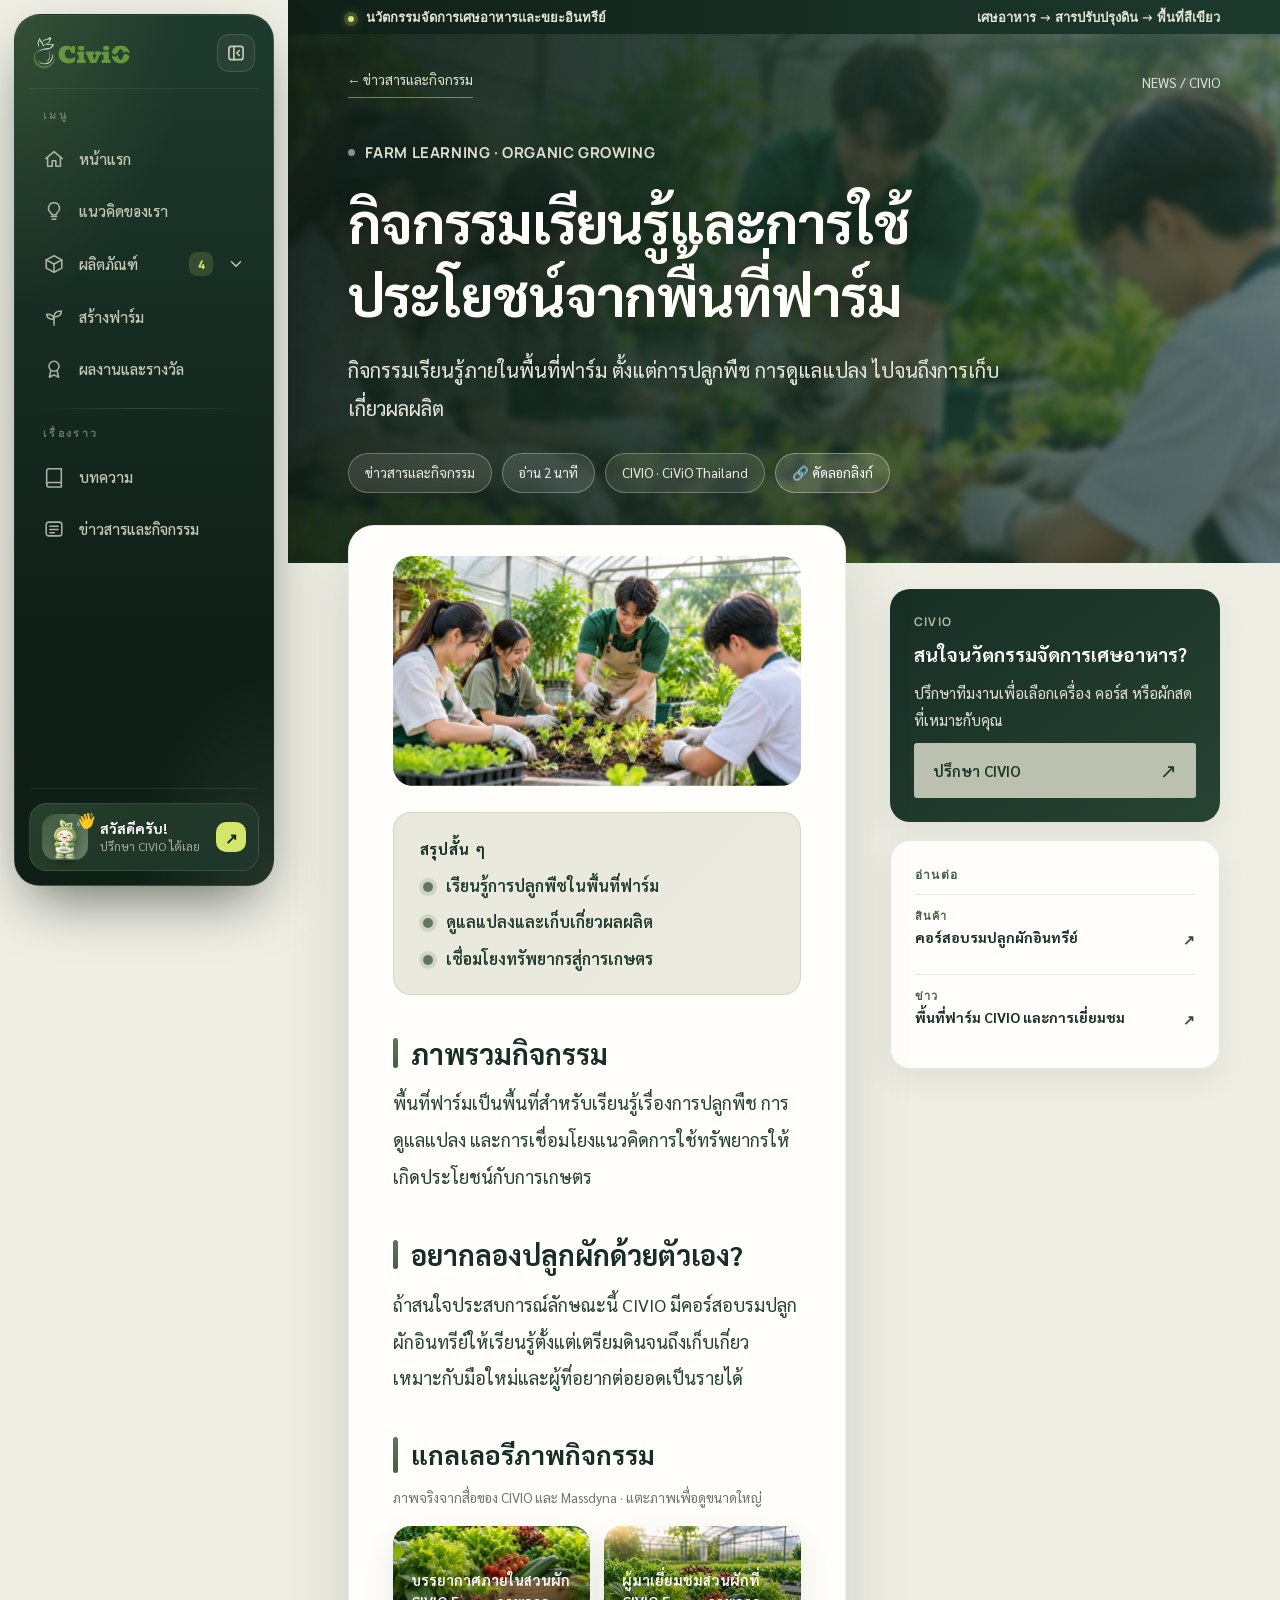
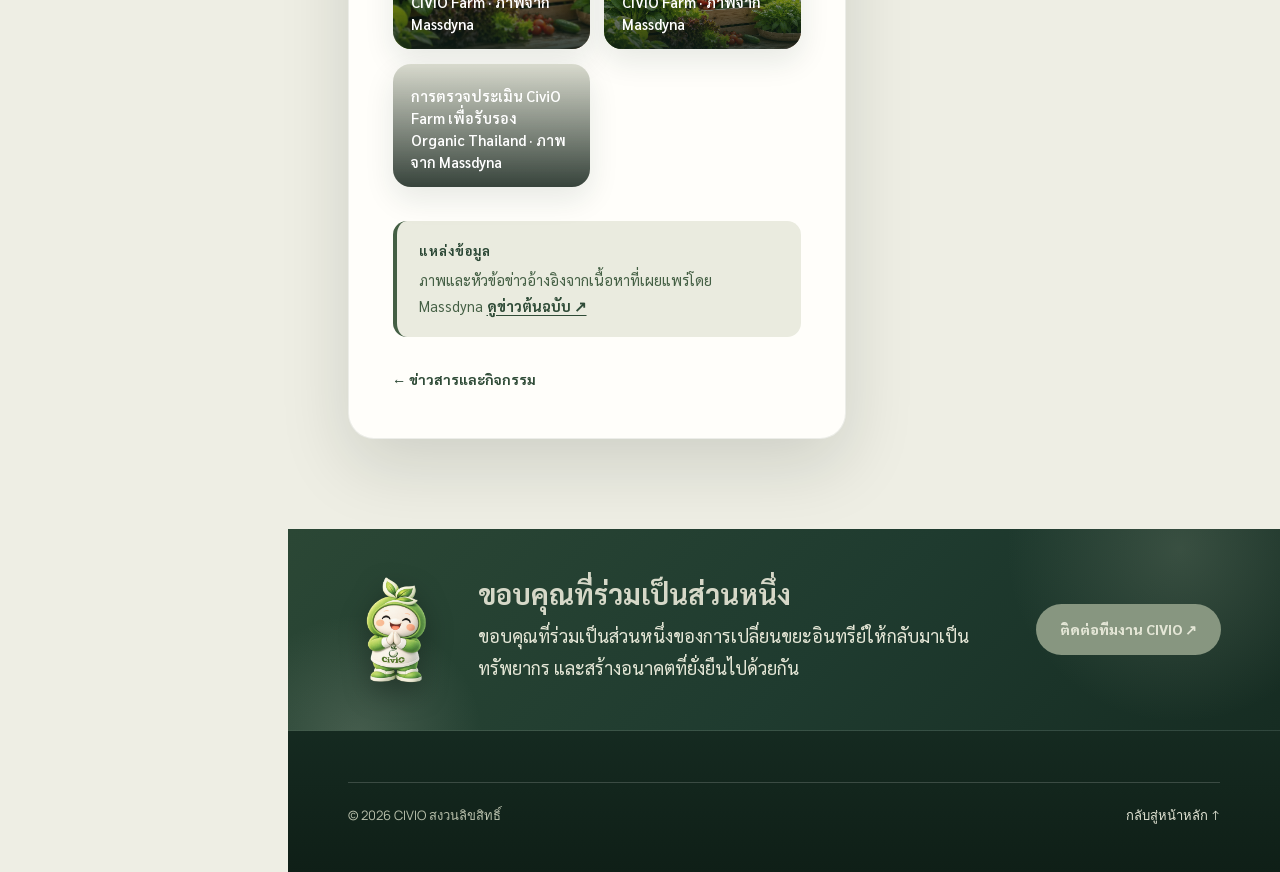
<file: news-03.html>
<!DOCTYPE html>
<html lang="th">
<head>
    <meta charset="UTF-8">
    <meta name="viewport" content="width=device-width, initial-scale=1">
    <meta name="description" content="กิจกรรมเรียนรู้ภายในพื้นที่ฟาร์ม ตั้งแต่การปลูกพืช การดูแลแปลง ไปจนถึงการเก็บเกี่ยวผลผลิต">
    <meta name="robots" content="index, follow, max-image-preview:large">
    <link rel="canonical" href="https://civiothailand.github.io/CiViOWebsites/news-03.html">
    <meta property="og:site_name" content="CiViO Thailand">
    <meta property="og:locale" content="th_TH">
    <meta property="og:title" content="กิจกรรมเรียนรู้และการใช้ประโยชน์จากพื้นที่ฟาร์ม | CiViO Thailand">
    <meta property="og:description" content="กิจกรรมเรียนรู้ภายในพื้นที่ฟาร์ม ตั้งแต่การปลูกพืช การดูแลแปลง ไปจนถึงการเก็บเกี่ยวผลผลิต">
    <meta property="og:type" content="article">
    <meta property="og:url" content="https://civiothailand.github.io/CiViOWebsites/news-03.html">
    <meta name="twitter:card" content="summary_large_image">
    <meta property="og:image" content="https://civiothailand.github.io/CiViOWebsites/assets/images/organic-gardening-course.webp">
    <meta name="twitter:image" content="https://civiothailand.github.io/CiViOWebsites/assets/images/organic-gardening-course.webp">

    <meta name="theme-color" content="#0F1F17">
    <title>กิจกรรมเรียนรู้และการใช้ประโยชน์จากพื้นที่ฟาร์ม | CiViO Thailand</title>
<link rel="icon" href="favicon.ico?v=6" sizes="any">
<link rel="icon" type="image/png" sizes="32x32" href="assets/images/favicon-32.png?v=6">
<link rel="icon" type="image/png" sizes="192x192" href="assets/images/icon-192.png?v=6">
<link rel="apple-touch-icon" href="assets/images/apple-touch-icon.png?v=6">

    
    <!-- Google Fonts -->
    <link rel="preconnect" href="https://fonts.googleapis.com">
    <link rel="preconnect" href="https://fonts.gstatic.com" crossorigin>
    <link href="https://fonts.googleapis.com/css2?family=Sarabun:wght@300;400;500;600;700;800&family=Manrope:wght@400;500;600;700;800&display=swap" rel="stylesheet">
    
    <!-- Custom CSS -->
    <link rel="stylesheet" href="assets/css/style.css?v=7">
<script>document.documentElement.classList.add("fx-loader");setTimeout(function(){document.documentElement.classList.remove("fx-loader")},4000)</script>
<link rel="stylesheet" href="assets/css/effects.css?v=2">
  <link rel="stylesheet" href="assets/css/sidebar.css?v=1">
  <link rel="stylesheet" href="assets/css/motion.css?v=1">
</head>
<body>

    <!-- Top Announcement Line -->
    <div class="topline">
        <div class="topline-inner">
            <span><i class="live-dot"></i> นวัตกรรมจัดการเศษอาหารและขยะอินทรีย์</span>
            <span class="topline-right">เศษอาหาร → สารปรับปรุงดิน → พื้นที่สีเขียว</span>
        </div>
    </div>

    <!-- Header & Navigation -->
    <span id="top"></span>
  <aside class="sb" id="sidebar" aria-label="เมนูหลัก">
    <div class="sb-head">
      <a class="sb-brand" href="index.html" aria-label="CiViO Thailand หน้าแรก"><img class="sb-logo" src="assets/images/civio-logo-sidebar.png" alt="CiViO Thailand" decoding="async"><img class="sb-mark" src="assets/images/civio-mark.png" alt="CiViO" decoding="async"></a>
      <button class="sb-toggle" type="button" aria-label="ย่อเมนู" aria-expanded="true"><svg viewBox="0 0 24 24" fill="none" stroke="currentColor" stroke-width="2" stroke-linecap="round" stroke-linejoin="round" aria-hidden="true"><rect x="3.5" y="4" width="17" height="16" rx="3"/><path d="M9.5 4v16"/><path d="m16 9-3 3 3 3"/></svg></button>
    </div>
    <nav class="sb-nav">
      <span class="sb-label">เมนู</span>
      <a class="sb-link" href="index.html" data-section="top" data-tip="หน้าแรก"><svg class="sb-ico" viewBox="0 0 24 24" aria-hidden="true"><path d="M3 11.5 12 4l9 7.5"/><path d="M5 10v10h5v-6h4v6h5V10"/></svg><span class="sb-text">หน้าแรก</span></a>
      <a class="sb-link" href="index.html#story" data-section="story" data-tip="แนวคิดของเรา"><svg class="sb-ico" viewBox="0 0 24 24" aria-hidden="true"><path d="M9 18h6"/><path d="M10 21h4"/><path d="M12 3a6 6 0 0 0-3.6 10.8c.7.6 1.1 1.4 1.1 2.2h5c0-.8.4-1.6 1.1-2.2A6 6 0 0 0 12 3Z"/></svg><span class="sb-text">แนวคิดของเรา</span></a>
      <div class="sb-group">
        <button class="sb-link sb-parent" type="button" aria-expanded="false" data-tip="ผลิตภัณฑ์"><svg class="sb-ico" viewBox="0 0 24 24" aria-hidden="true"><path d="m3.5 7.5 8.5-4.5 8.5 4.5v9L12 21l-8.5-4.5Z"/><path d="m3.5 7.5 8.5 4.5 8.5-4.5"/><path d="M12 12v9"/></svg><span class="sb-text">ผลิตภัณฑ์</span><span class="sb-badge">4</span><svg class="sb-chev" viewBox="0 0 24 24" aria-hidden="true"><path d="m6 9 6 6 6-6"/></svg></button>
        <div class="sb-sub"><div class="sb-sub-inner"><a href="product-civio.html" data-page="product-civio.html">เครื่องกำจัดขยะเศษอาหาร CIVIO</a><a href="product-kaibin.html" data-page="product-kaibin.html">ถังขยะอัจฉริยะ KAIBIN</a><a href="product-course.html" data-page="product-course.html">คอร์สอบรมปลูกผัก</a><a href="product-vegetables.html" data-page="product-vegetables.html">ผักสดจากฟาร์ม CIVIO</a></div></div>
      </div>
      <a class="sb-link" href="index.html#farm" data-section="farm" data-tip="สร้างฟาร์ม"><svg class="sb-ico" viewBox="0 0 24 24" aria-hidden="true"><path d="M12 21v-9"/><path d="M12 12c0-4 3-6.5 8-6.5 0 4.5-3 6.5-8 6.5Z"/><path d="M12 14.5C12 11 9.5 9 4 9c0 3.8 2.6 5.5 8 5.5Z"/></svg><span class="sb-text">สร้างฟาร์ม</span></a>
      <a class="sb-link" href="index.html#credibility" data-section="credibility" data-tip="ผลงานและรางวัล"><svg class="sb-ico" viewBox="0 0 24 24" aria-hidden="true"><circle cx="12" cy="9" r="5.5"/><path d="m8.6 13.6-1.6 7.4 5-2.6 5 2.6-1.6-7.4"/></svg><span class="sb-text">ผลงานและรางวัล</span></a>
      <div class="sb-divider"></div>
      <span class="sb-label">เรื่องราว</span>
      <a class="sb-link" href="index.html#articles" data-section="articles" data-tip="บทความ"><svg class="sb-ico" viewBox="0 0 24 24" aria-hidden="true"><path d="M4 5.5A2.5 2.5 0 0 1 6.5 3H20v15H6.5A2.5 2.5 0 0 0 4 20.5Z"/><path d="M4 20.5A2.5 2.5 0 0 0 6.5 23H20v-5"/></svg><span class="sb-text">บทความ</span></a>
      <a class="sb-link" href="index.html#real-work" data-section="real-work" data-tip="ข่าวสารและกิจกรรม"><svg class="sb-ico" viewBox="0 0 24 24" aria-hidden="true"><rect x="3.5" y="4.5" width="17" height="15" rx="2.5"/><path d="M7.5 9h9M7.5 12.5h9M7.5 16h5"/></svg><span class="sb-text">ข่าวสารและกิจกรรม</span></a>
    </nav>
    <div class="sb-foot">
      <a class="sb-card" href="index.html#contact" aria-label="ปรึกษา CIVIO">
        <span class="sb-avatar"><img src="assets/images/civio-mascot.png" alt="" width="36" height="42"><i class="sb-hello">👋</i></span>
        <span class="sb-card-text"><b>สวัสดีครับ!</b><small>ปรึกษา CIVIO ได้เลย</small></span>
        <span class="sb-card-go" aria-hidden="true">↗</span>
      </a>
    </div>
  </aside>
  <div class="sb-topbar">
    <a href="index.html" aria-label="CiViO Thailand หน้าแรก"><img class="sb-logo" src="assets/images/civio-logo-sidebar.png" alt="CiViO Thailand" decoding="async"></a>
    <button class="sb-open" type="button" aria-label="เปิดเมนู" aria-expanded="false" aria-controls="sidebar"><svg viewBox="0 0 24 24" fill="none" stroke="currentColor" stroke-width="2" stroke-linecap="round" aria-hidden="true"><path d="M4 7h16M4 12h16M4 17h10"/></svg></button>
  </div>
  <div class="sb-backdrop" aria-hidden="true"></div>

    <!-- Main Content Section -->
    <main class="nx-page">
    <section class="nx-hero" style="--nx-img:url('../images/organic-gardening-course.webp')">
      <div class="nx-hero-bg" aria-hidden="true"></div>
      <div class="nx-hero-inner page-width">
        <div class="nx-topline"><a href="index.html#real-work">← ข่าวสารและกิจกรรม</a><span>NEWS / CIVIO</span></div>
        <div class="eyebrow eyebrow-light"><span></span>FARM LEARNING · ORGANIC GROWING</div>
        <h1>กิจกรรมเรียนรู้และการใช้ประโยชน์จากพื้นที่ฟาร์ม</h1>
        <p class="nx-hero-lead">กิจกรรมเรียนรู้ภายในพื้นที่ฟาร์ม ตั้งแต่การปลูกพืช การดูแลแปลง ไปจนถึงการเก็บเกี่ยวผลผลิต</p>
        <div class="nx-meta"><span>ข่าวสารและกิจกรรม</span><span>อ่าน 2 นาที</span><span>CIVIO · CiViO Thailand</span></div>
      </div>
    </section>
    <div class="nx-layout page-width">
      <article class="nx-article">
        <figure class="nx-figure"><img src="https://massdyna.com/wp-content/uploads/2025/11/IMG_0572.jpeg" alt="กิจกรรมเรียนรู้และเก็บผักในพื้นที่ฟาร์ม ภาพจาก Massdyna" referrerpolicy="no-referrer" onerror="this.onerror=null;this.src='assets/images/organic-gardening-course.webp'" loading="eager" decoding="async"></figure>
        <aside class="nx-highlights"><b>สรุปสั้น ๆ</b><ul><li>เรียนรู้การปลูกพืชในพื้นที่ฟาร์ม</li><li>ดูแลแปลงและเก็บเกี่ยวผลผลิต</li><li>เชื่อมโยงทรัพยากรสู่การเกษตร</li></ul></aside>
        <div class="nx-body"><h2>ภาพรวมกิจกรรม</h2><p>พื้นที่ฟาร์มเป็นพื้นที่สำหรับเรียนรู้เรื่องการปลูกพืช การดูแลแปลง และการเชื่อมโยงแนวคิดการใช้ทรัพยากรให้เกิดประโยชน์กับการเกษตร</p><h2>อยากลองปลูกผักด้วยตัวเอง?</h2><p>ถ้าสนใจประสบการณ์ลักษณะนี้ CIVIO มีคอร์สอบรมปลูกผักอินทรีย์ให้เรียนรู้ตั้งแต่เตรียมดินจนถึงเก็บเกี่ยว เหมาะกับมือใหม่และผู้ที่อยากต่อยอดเป็นรายได้</p></div>
        <section class="nx-gallery" aria-label="แกลเลอรีภาพ"><div class="nx-gallery-head"><b>แกลเลอรีภาพกิจกรรม</b><span>ภาพจริงจากสื่อของ CIVIO และ Massdyna · แตะภาพเพื่อดูขนาดใหญ่</span></div><div class="nx-gallery-grid"><figure class="nx-shot"><img src="https://massdyna.com/wp-content/uploads/2024/05/S__811028_0-533x400.jpg" alt="บรรยากาศภายในสวนผัก CIVIO Farm · ภาพจาก Massdyna" referrerpolicy="no-referrer" onerror="this.onerror=null;this.src='assets/images/vegetable-farm-natural.webp'" loading="lazy" decoding="async"><figcaption>บรรยากาศภายในสวนผัก CIVIO Farm · ภาพจาก Massdyna</figcaption></figure><figure class="nx-shot"><img src="https://massdyna.com/wp-content/uploads/2024/05/S__811011_0-600x800.jpg" alt="ผู้มาเยี่ยมชมสวนผักที่ CIVIO Farm · ภาพจาก Massdyna" referrerpolicy="no-referrer" onerror="this.onerror=null;this.src='assets/images/organic-vegetables-farm.webp'" loading="lazy" decoding="async"><figcaption>ผู้มาเยี่ยมชมสวนผักที่ CIVIO Farm · ภาพจาก Massdyna</figcaption></figure><figure class="nx-shot"><img src="https://massdyna.com/wp-content/uploads/2025/11/IMG_0548-1067x800.jpeg" alt="การตรวจประเมิน CiviO Farm เพื่อรับรอง Organic Thailand · ภาพจาก Massdyna" referrerpolicy="no-referrer" onerror="this.onerror=null;this.src='assets/images/compost-soil-seedlings.webp'" loading="lazy" decoding="async"><figcaption>การตรวจประเมิน CiviO Farm เพื่อรับรอง Organic Thailand · ภาพจาก Massdyna</figcaption></figure></div></section><div class="nx-source"><b>แหล่งข้อมูล</b><span>ภาพและหัวข้อข่าวอ้างอิงจากเนื้อหาที่เผยแพร่โดย Massdyna <a href="https://massdyna.com/%E0%B8%AA%E0%B8%AA%E0%B8%A7-%E0%B9%80%E0%B8%A2%E0%B8%B5%E0%B9%88%E0%B8%A2%E0%B8%A1%E0%B8%8A%E0%B8%A1-civio-farm-%E0%B9%81%E0%B8%A5%E0%B8%B0%E0%B8%99%E0%B8%A7%E0%B8%B1%E0%B8%95%E0%B8%81%E0%B8%A3/" target="_blank" rel="noopener">ดูข่าวต้นฉบับ ↗</a></span></div>
        <a class="nx-back" href="index.html#real-work">← ข่าวสารและกิจกรรม</a>
      </article>
      <aside class="nx-side">
        <div class="nx-card nx-card-dark"><small>CIVIO</small><strong>สนใจนวัตกรรมจัดการเศษอาหาร?</strong><p>ปรึกษาทีมงานเพื่อเลือกเครื่อง คอร์ส หรือผักสดที่เหมาะกับคุณ</p><a class="btn btn-lime" href="index.html#contact">ปรึกษา CIVIO <span>↗</span></a></div>
        <div class="nx-card"><small>อ่านต่อ</small><a class="nx-rel" href="product-course.html"><small>สินค้า</small><span>คอร์สอบรมปลูกผักอินทรีย์</span><b>↗</b></a><a class="nx-rel" href="news-01.html"><small>ข่าว</small><span>พื้นที่ฟาร์ม CIVIO และการเยี่ยมชม</span><b>↗</b></a></div>
      </aside>
    </div>
  </main>

    <!-- Footer -->
    <footer class="footer">
<div class="thanks-band"><div class="thanks-inner page-width"><span class="thanks-mascot" aria-hidden="true"><img src="assets/images/civio-mascot.png" alt="" width="96" height="113" loading="lazy" decoding="async"></span><div class="thanks-copy"><b>ขอบคุณที่ร่วมเป็นส่วนหนึ่ง</b><p>ขอบคุณที่ร่วมเป็นส่วนหนึ่งของการเปลี่ยนขยะอินทรีย์ให้กลับมาเป็นทรัพยากร และสร้างอนาคตที่ยั่งยืนไปด้วยกัน</p></div><a class="thanks-link" href="index.html#contact">ติดต่อทีมงาน CIVIO <span>↗</span></a></div></div>

        <div class="footer-bottom page-width">
            <span>© <span id="currentYear">2026</span> CIVIO สงวนลิขสิทธิ์</span>
            <a href="index.html">กลับสู่หน้าหลัก ↑</a>
        </div>
    </footer>

    <!-- JavaScript -->
    <script>
        // Set dynamic current year
        document.getElementById('currentYear').textContent = new Date().getFullYear();

        // Mobile Menu Toggle logic
        const mb = document.querySelector('.menu-toggle');
        const nav = document.querySelector('.main-nav');

        if (mb && nav) {
            mb.addEventListener('click', () => {
                const open = mb.getAttribute('aria-expanded') === 'true';
                mb.setAttribute('aria-expanded', String(!open));
                nav.classList.toggle('is-open', !open);
            });

            nav.querySelectorAll('a').forEach(a => {
                a.addEventListener('click', () => {
                    nav.classList.remove('is-open');
                    mb.setAttribute('aria-expanded', 'false');
                });
            });
        }
    </script>
<script src="assets/js/sidebar.js?v=1" defer></script>
  <script src="assets/js/motion.js?v=1" defer></script>
  <script src="assets/js/effects.js?v=2" defer></script>
</body>
</html>
</file>
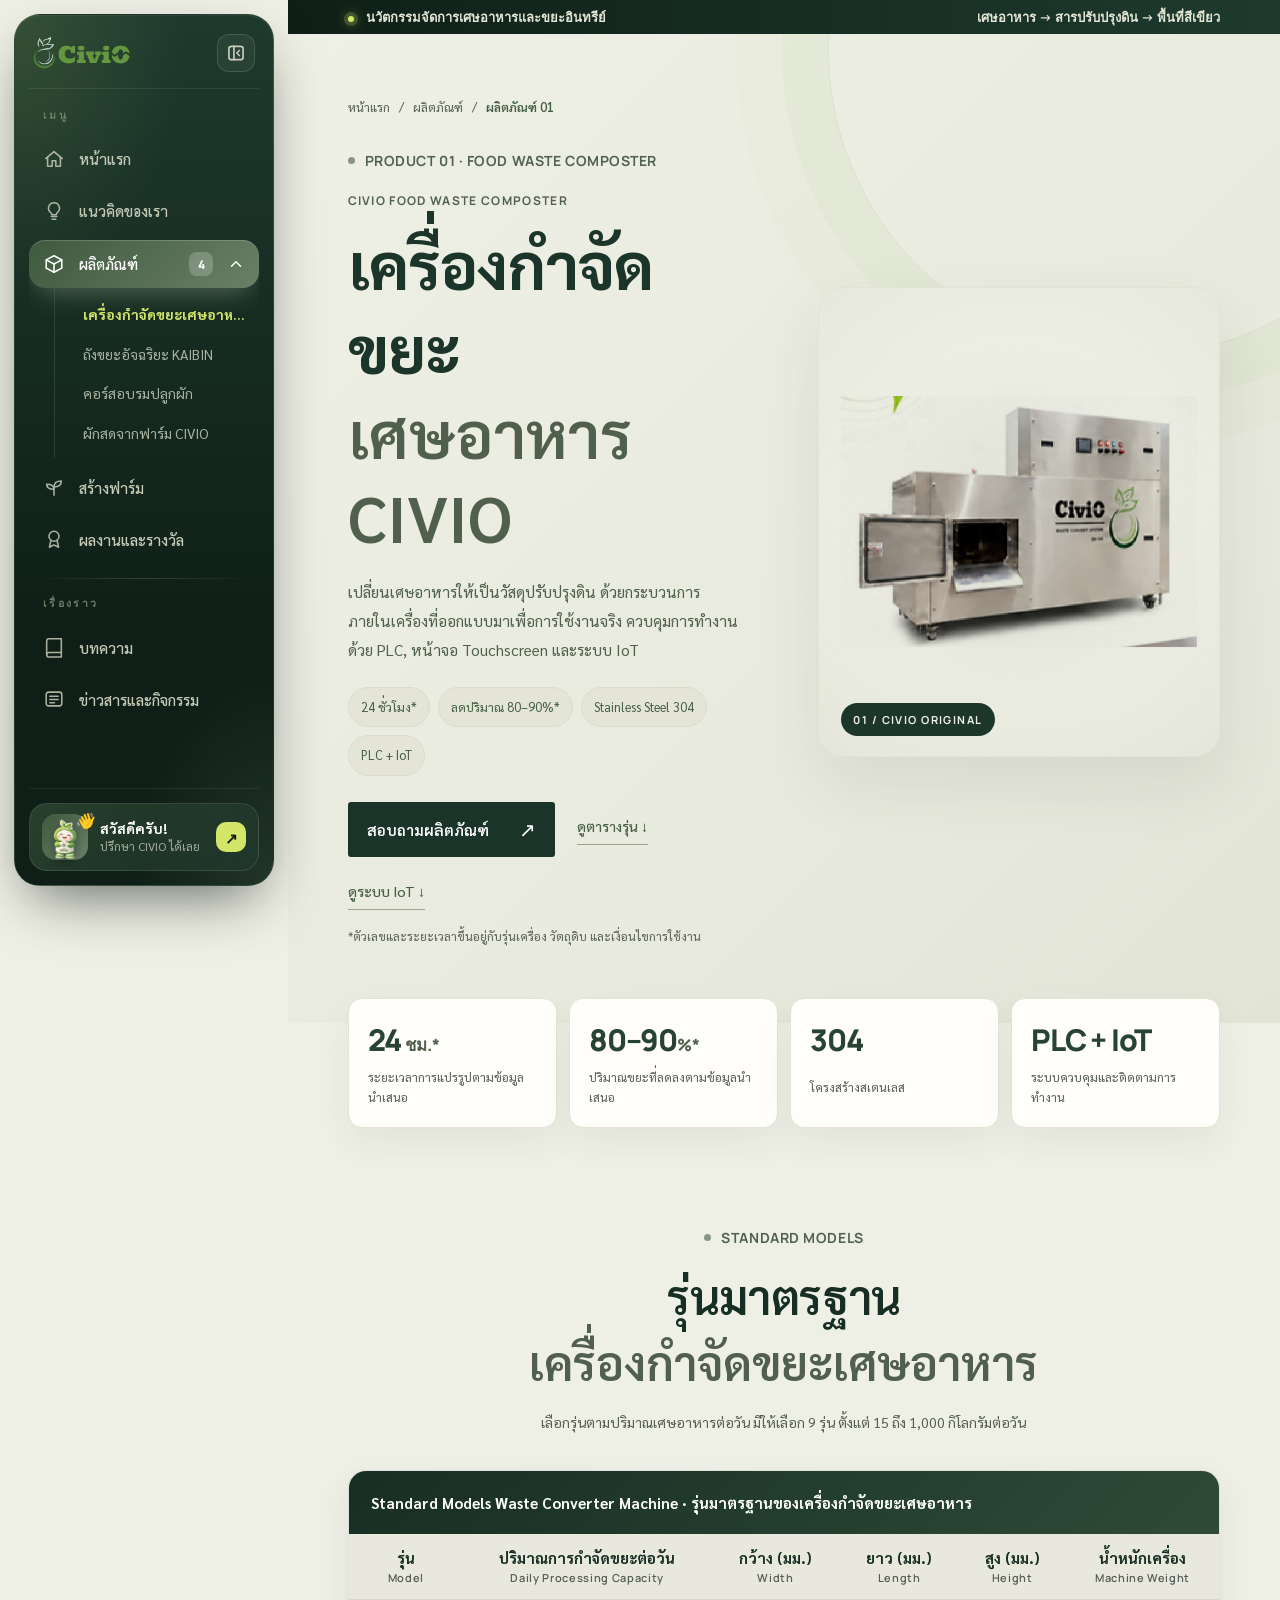
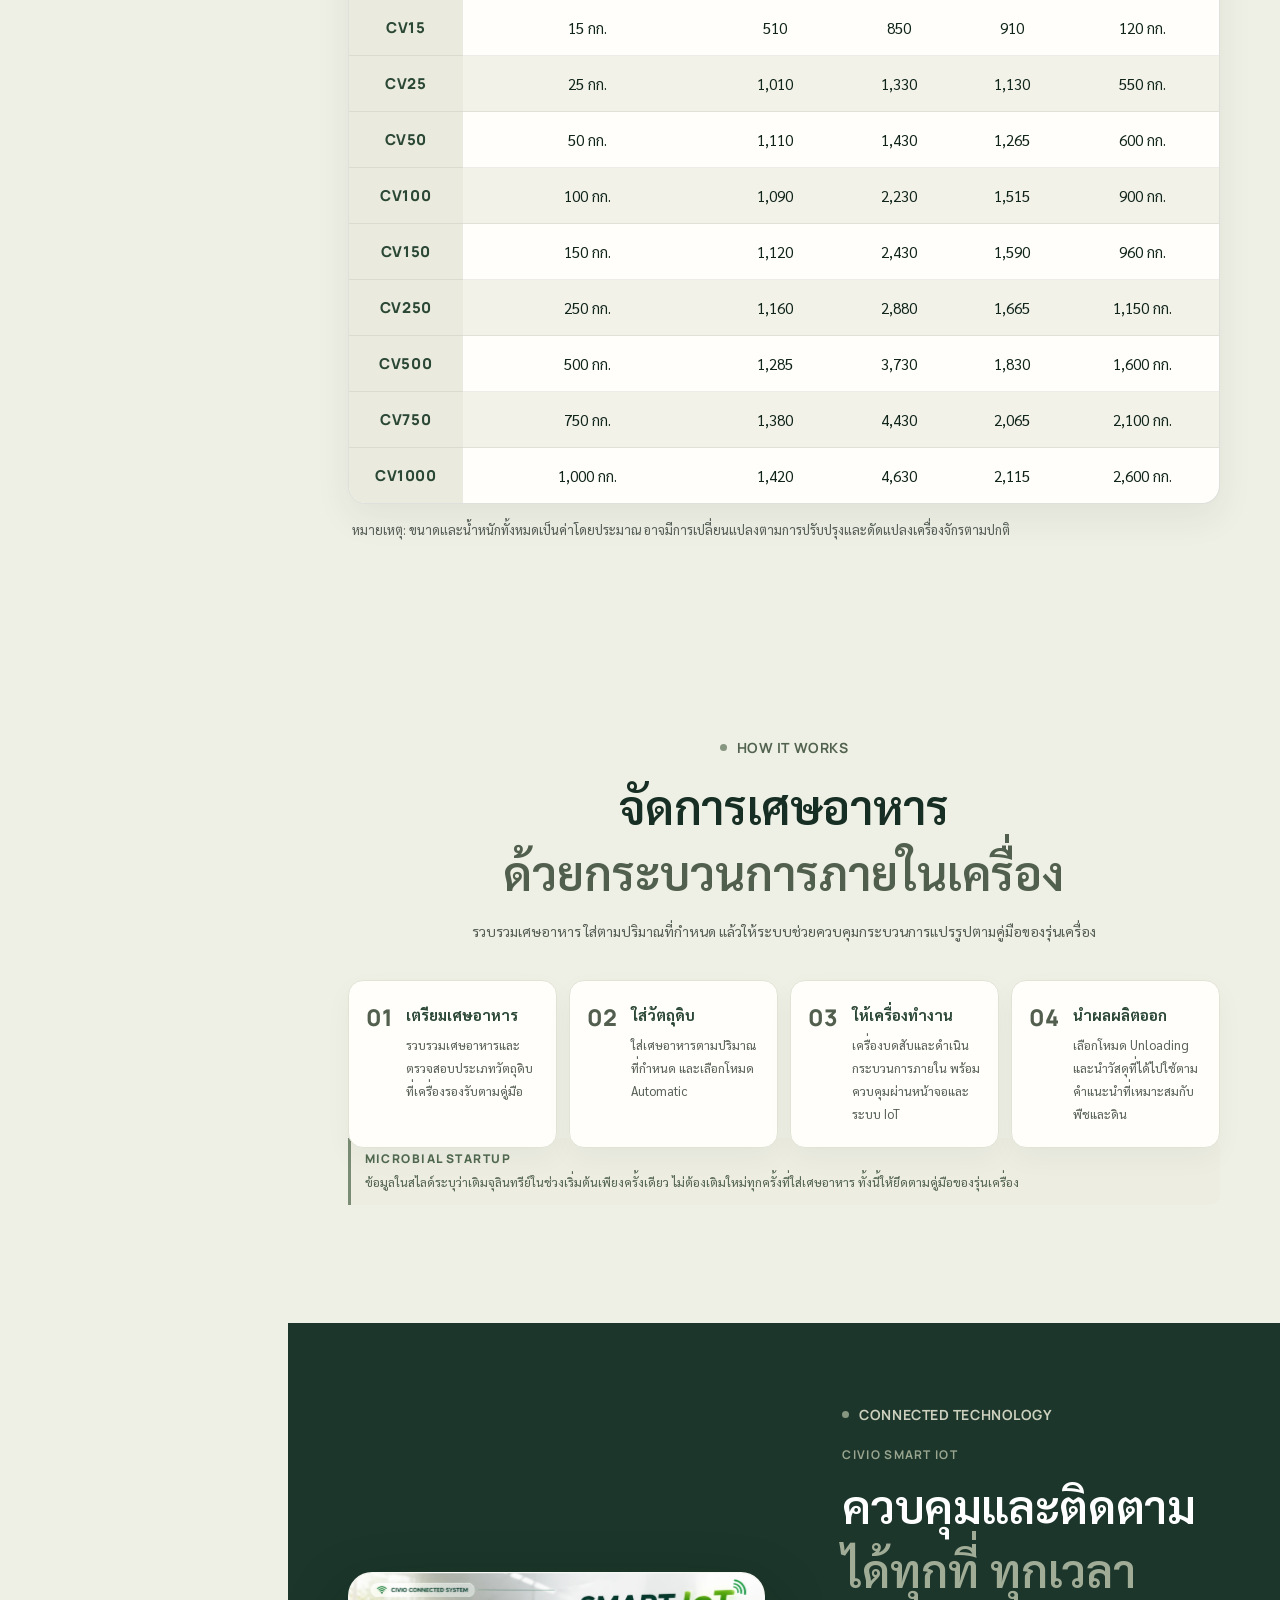
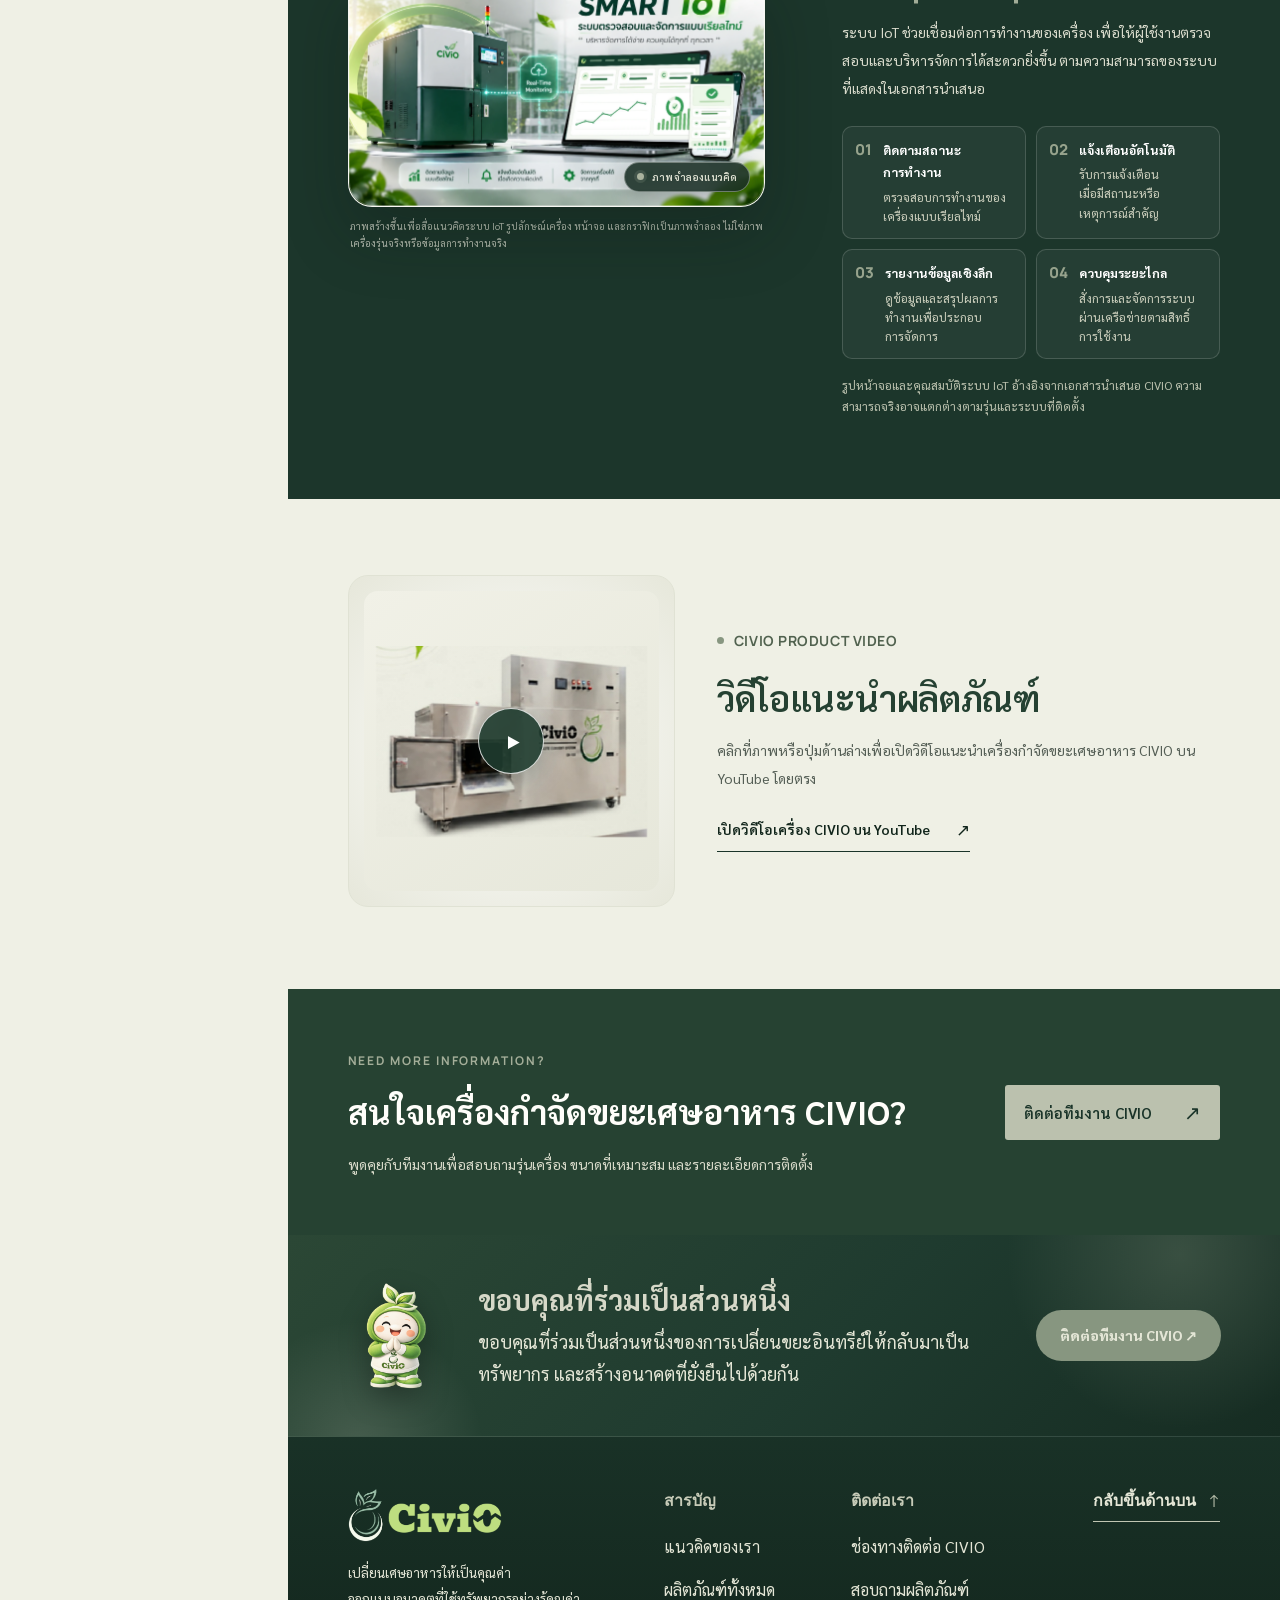
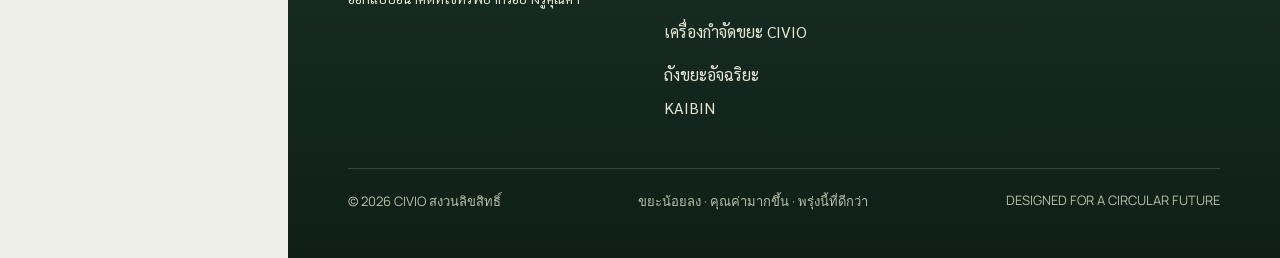
<file: product-civio.html>
<!DOCTYPE html>
<html lang="th">
<head>
  <meta charset="UTF-8"><meta name="viewport" content="width=device-width, initial-scale=1.0"><meta name="theme-color" content="#0F1F17">
  <meta name="description" content="รู้จักเครื่องกำจัดขยะเศษอาหาร CiViO เทคโนโลยีจัดการขยะอินทรีย์ เปลี่ยนเศษอาหารเป็นสารปรับปรุงดิน พร้อมระบบควบคุม PLC, Touchscreen และ IoT">
    <meta name="robots" content="index, follow, max-image-preview:large">
    <link rel="canonical" href="https://civiothailand.github.io/CiViOWebsites/product-civio.html">
    <meta property="og:site_name" content="CiViO Thailand">
    <meta property="og:locale" content="th_TH">
    <meta property="og:title" content="เครื่องกำจัดขยะเศษอาหาร CiViO | CiViO Thailand">
    <meta property="og:description" content="รู้จักเครื่องกำจัดขยะเศษอาหาร CiViO เทคโนโลยีจัดการขยะอินทรีย์ เปลี่ยนเศษอาหารเป็นสารปรับปรุงดิน พร้อมระบบควบคุม PLC, Touchscreen และ IoT">
    <meta property="og:type" content="article">
    <meta property="og:url" content="https://civiothailand.github.io/CiViOWebsites/product-civio.html">
    <meta name="twitter:card" content="summary_large_image">
    <meta property="og:image" content="https://civiothailand.github.io/CiViOWebsites/assets/images/civio-machine-product.jpg">
    <meta name="twitter:image" content="https://civiothailand.github.io/CiViOWebsites/assets/images/civio-machine-product.jpg">

  <link rel="preconnect" href="https://fonts.googleapis.com"><link rel="preconnect" href="https://fonts.gstatic.com" crossorigin>
  <link href="https://fonts.googleapis.com/css2?family=Sarabun:wght@300;400;500;600;700;800&family=Manrope:wght@400;500;600;700;800&display=swap" rel="stylesheet">
  <link rel="stylesheet" href="assets/css/style.css?v=7">
  <title>เครื่องกำจัดขยะเศษอาหาร CiViO | CiViO Thailand</title>
<link rel="icon" href="favicon.ico?v=6" sizes="any">
<link rel="icon" type="image/png" sizes="32x32" href="assets/images/favicon-32.png?v=6">
<link rel="icon" type="image/png" sizes="192x192" href="assets/images/icon-192.png?v=6">
<link rel="apple-touch-icon" href="assets/images/apple-touch-icon.png?v=6">

<script>document.documentElement.classList.add("fx-loader");setTimeout(function(){document.documentElement.classList.remove("fx-loader")},4000)</script>
<link rel="stylesheet" href="assets/css/effects.css?v=2">
  <link rel="stylesheet" href="assets/css/sidebar.css?v=1">
  <link rel="stylesheet" href="assets/css/motion.css?v=1">
</head>
<body class="product-detail-page" id="top">
  <div class="scroll-progress" aria-hidden="true"><span id="scrollProgress"></span></div>
  <div class="topline"><div class="topline-inner"><span><i class="live-dot"></i> นวัตกรรมจัดการเศษอาหารและขยะอินทรีย์</span><span class="topline-right">เศษอาหาร → สารปรับปรุงดิน → พื้นที่สีเขียว</span></div></div>
  <span id="top"></span>
  <aside class="sb" id="sidebar" aria-label="เมนูหลัก">
    <div class="sb-head">
      <a class="sb-brand" href="index.html" aria-label="CiViO Thailand หน้าแรก"><img class="sb-logo" src="assets/images/civio-logo-sidebar.png" alt="CiViO Thailand" decoding="async"><img class="sb-mark" src="assets/images/civio-mark.png" alt="CiViO" decoding="async"></a>
      <button class="sb-toggle" type="button" aria-label="ย่อเมนู" aria-expanded="true"><svg viewBox="0 0 24 24" fill="none" stroke="currentColor" stroke-width="2" stroke-linecap="round" stroke-linejoin="round" aria-hidden="true"><rect x="3.5" y="4" width="17" height="16" rx="3"/><path d="M9.5 4v16"/><path d="m16 9-3 3 3 3"/></svg></button>
    </div>
    <nav class="sb-nav">
      <span class="sb-label">เมนู</span>
      <a class="sb-link" href="index.html" data-section="top" data-tip="หน้าแรก"><svg class="sb-ico" viewBox="0 0 24 24" aria-hidden="true"><path d="M3 11.5 12 4l9 7.5"/><path d="M5 10v10h5v-6h4v6h5V10"/></svg><span class="sb-text">หน้าแรก</span></a>
      <a class="sb-link" href="index.html#story" data-section="story" data-tip="แนวคิดของเรา"><svg class="sb-ico" viewBox="0 0 24 24" aria-hidden="true"><path d="M9 18h6"/><path d="M10 21h4"/><path d="M12 3a6 6 0 0 0-3.6 10.8c.7.6 1.1 1.4 1.1 2.2h5c0-.8.4-1.6 1.1-2.2A6 6 0 0 0 12 3Z"/></svg><span class="sb-text">แนวคิดของเรา</span></a>
      <div class="sb-group">
        <button class="sb-link sb-parent" type="button" aria-expanded="false" data-tip="ผลิตภัณฑ์"><svg class="sb-ico" viewBox="0 0 24 24" aria-hidden="true"><path d="m3.5 7.5 8.5-4.5 8.5 4.5v9L12 21l-8.5-4.5Z"/><path d="m3.5 7.5 8.5 4.5 8.5-4.5"/><path d="M12 12v9"/></svg><span class="sb-text">ผลิตภัณฑ์</span><span class="sb-badge">4</span><svg class="sb-chev" viewBox="0 0 24 24" aria-hidden="true"><path d="m6 9 6 6 6-6"/></svg></button>
        <div class="sb-sub"><div class="sb-sub-inner"><a href="product-civio.html" data-page="product-civio.html">เครื่องกำจัดขยะเศษอาหาร CIVIO</a><a href="product-kaibin.html" data-page="product-kaibin.html">ถังขยะอัจฉริยะ KAIBIN</a><a href="product-course.html" data-page="product-course.html">คอร์สอบรมปลูกผัก</a><a href="product-vegetables.html" data-page="product-vegetables.html">ผักสดจากฟาร์ม CIVIO</a></div></div>
      </div>
      <a class="sb-link" href="index.html#farm" data-section="farm" data-tip="สร้างฟาร์ม"><svg class="sb-ico" viewBox="0 0 24 24" aria-hidden="true"><path d="M12 21v-9"/><path d="M12 12c0-4 3-6.5 8-6.5 0 4.5-3 6.5-8 6.5Z"/><path d="M12 14.5C12 11 9.5 9 4 9c0 3.8 2.6 5.5 8 5.5Z"/></svg><span class="sb-text">สร้างฟาร์ม</span></a>
      <a class="sb-link" href="index.html#credibility" data-section="credibility" data-tip="ผลงานและรางวัล"><svg class="sb-ico" viewBox="0 0 24 24" aria-hidden="true"><circle cx="12" cy="9" r="5.5"/><path d="m8.6 13.6-1.6 7.4 5-2.6 5 2.6-1.6-7.4"/></svg><span class="sb-text">ผลงานและรางวัล</span></a>
      <div class="sb-divider"></div>
      <span class="sb-label">เรื่องราว</span>
      <a class="sb-link" href="index.html#articles" data-section="articles" data-tip="บทความ"><svg class="sb-ico" viewBox="0 0 24 24" aria-hidden="true"><path d="M4 5.5A2.5 2.5 0 0 1 6.5 3H20v15H6.5A2.5 2.5 0 0 0 4 20.5Z"/><path d="M4 20.5A2.5 2.5 0 0 0 6.5 23H20v-5"/></svg><span class="sb-text">บทความ</span></a>
      <a class="sb-link" href="index.html#real-work" data-section="real-work" data-tip="ข่าวสารและกิจกรรม"><svg class="sb-ico" viewBox="0 0 24 24" aria-hidden="true"><rect x="3.5" y="4.5" width="17" height="15" rx="2.5"/><path d="M7.5 9h9M7.5 12.5h9M7.5 16h5"/></svg><span class="sb-text">ข่าวสารและกิจกรรม</span></a>
    </nav>
    <div class="sb-foot">
      <a class="sb-card" href="index.html#contact" aria-label="ปรึกษา CIVIO">
        <span class="sb-avatar"><img src="assets/images/civio-mascot.png" alt="" width="36" height="42"><i class="sb-hello">👋</i></span>
        <span class="sb-card-text"><b>สวัสดีครับ!</b><small>ปรึกษา CIVIO ได้เลย</small></span>
        <span class="sb-card-go" aria-hidden="true">↗</span>
      </a>
    </div>
  </aside>
  <div class="sb-topbar">
    <a href="index.html" aria-label="CiViO Thailand หน้าแรก"><img class="sb-logo" src="assets/images/civio-logo-sidebar.png" alt="CiViO Thailand" decoding="async"></a>
    <button class="sb-open" type="button" aria-label="เปิดเมนู" aria-expanded="false" aria-controls="sidebar"><svg viewBox="0 0 24 24" fill="none" stroke="currentColor" stroke-width="2" stroke-linecap="round" aria-hidden="true"><path d="M4 7h16M4 12h16M4 17h10"/></svg></button>
  </div>
  <div class="sb-backdrop" aria-hidden="true"></div>
  <main>
    <section class="product-detail-hero product-detail-civio">
      <div class="product-detail-hero-inner page-width">
        <div class="product-detail-copy reveal">
          <div class="detail-breadcrumb"><a href="index.html">หน้าแรก</a><span>/</span><a href="index.html#products">ผลิตภัณฑ์</a><span>/</span><b>ผลิตภัณฑ์ 01</b></div>
          <div class="eyebrow"><span></span> PRODUCT 01 · FOOD WASTE COMPOSTER</div>
          <p class="detail-overline">CIVIO FOOD WASTE COMPOSTER</p>
          <h1>เครื่องกำจัดขยะ<br><em>เศษอาหาร CIVIO</em></h1>
          <p class="detail-lead">เปลี่ยนเศษอาหารให้เป็นวัสดุปรับปรุงดิน ด้วยกระบวนการภายในเครื่องที่ออกแบบมาเพื่อการใช้งานจริง ควบคุมการทำงานด้วย PLC, หน้าจอ Touchscreen และระบบ IoT</p>
          <div class="detail-chip-row"><span>24 ชั่วโมง*</span><span>ลดปริมาณ 80–90%*</span><span>Stainless Steel 304</span><span>PLC + IoT</span></div>
          <div class="detail-actions"><a class="btn btn-forest" href="index.html#contact">สอบถามผลิตภัณฑ์ <span>↗</span></a><a class="btn-link" href="#models">ดูตารางรุ่น ↓</a><a class="btn-link" href="#iot">ดูระบบ IoT ↓</a></div>
          <small class="detail-disclaimer">*ตัวเลขและระยะเวลาขึ้นอยู่กับรุ่นเครื่อง วัตถุดิบ และเงื่อนไขการใช้งาน</small>
        </div>
        <div class="product-detail-hero-visual reveal reveal-delay"><div class="detail-image-glow"></div><img src="https://massdyna.com/wp-content/uploads/2026/08/3414c676-9cdc-49a3-9c5f-7c2a30764273-800x800.png" onerror="this.onerror=null;this.src='assets/images/civio-machine-product.jpg'" alt="เครื่องกำจัดขยะเศษอาหาร CIVIO รุ่นตัวอย่าง" fetchpriority="high" decoding="async"><span class="detail-image-index">01 / CIVIO ORIGINAL</span></div>
      </div>
    </section>

    <section class="detail-stat-section page-width">
      <div class="detail-stat-card"><strong>24 <small>ชม.*</small></strong><span>ระยะเวลาการแปรรูปตามข้อมูลนำเสนอ</span></div>
      <div class="detail-stat-card"><strong>80–90<small>%*</small></strong><span>ปริมาณขยะที่ลดลงตามข้อมูลนำเสนอ</span></div>
      <div class="detail-stat-card"><strong>304</strong><span>โครงสร้างสเตนเลส</span></div>
      <div class="detail-stat-card"><strong>PLC + IoT</strong><span>ระบบควบคุมและติดตามการทำงาน</span></div>
    </section>


    <section class="detail-section models-section page-width" id="models">
      <div class="detail-section-heading reveal"><div class="eyebrow"><span></span> STANDARD MODELS</div><h2>รุ่นมาตรฐาน<br><em>เครื่องกำจัดขยะเศษอาหาร</em></h2><p>เลือกรุ่นตามปริมาณเศษอาหารต่อวัน มีให้เลือก 9 รุ่น ตั้งแต่ 15 ถึง 1,000 กิโลกรัมต่อวัน</p></div>
      <div class="model-table-wrap reveal">
        <table class="model-table">
          <caption>Standard Models Waste Converter Machine · รุ่นมาตรฐานของเครื่องกำจัดขยะเศษอาหาร</caption>
          <thead><tr><th scope="col">รุ่น<small>Model</small></th><th scope="col">ปริมาณการกำจัดขยะต่อวัน<small>Daily Processing Capacity</small></th><th scope="col">กว้าง (มม.)<small>Width</small></th><th scope="col">ยาว (มม.)<small>Length</small></th><th scope="col">สูง (มม.)<small>Height</small></th><th scope="col">น้ำหนักเครื่อง<small>Machine Weight</small></th></tr></thead>
          <tbody><tr><th scope="row">CV15</th><td>15 กก.</td><td>510</td><td>850</td><td>910</td><td>120 กก.</td></tr><tr><th scope="row">CV25</th><td>25 กก.</td><td>1,010</td><td>1,330</td><td>1,130</td><td>550 กก.</td></tr><tr><th scope="row">CV50</th><td>50 กก.</td><td>1,110</td><td>1,430</td><td>1,265</td><td>600 กก.</td></tr><tr><th scope="row">CV100</th><td>100 กก.</td><td>1,090</td><td>2,230</td><td>1,515</td><td>900 กก.</td></tr><tr><th scope="row">CV150</th><td>150 กก.</td><td>1,120</td><td>2,430</td><td>1,590</td><td>960 กก.</td></tr><tr><th scope="row">CV250</th><td>250 กก.</td><td>1,160</td><td>2,880</td><td>1,665</td><td>1,150 กก.</td></tr><tr><th scope="row">CV500</th><td>500 กก.</td><td>1,285</td><td>3,730</td><td>1,830</td><td>1,600 กก.</td></tr><tr><th scope="row">CV750</th><td>750 กก.</td><td>1,380</td><td>4,430</td><td>2,065</td><td>2,100 กก.</td></tr><tr><th scope="row">CV1000</th><td>1,000 กก.</td><td>1,420</td><td>4,630</td><td>2,115</td><td>2,600 กก.</td></tr></tbody>
        </table>
      </div>
      <p class="model-note">หมายเหตุ: ขนาดและน้ำหนักทั้งหมดเป็นค่าโดยประมาณ อาจมีการเปลี่ยนแปลงตามการปรับปรุงและดัดแปลงเครื่องจักรตามปกติ</p>
    </section>

    <section class="detail-section page-width">
      <div class="detail-section-heading reveal"><div class="eyebrow"><span></span> HOW IT WORKS</div><h2>จัดการเศษอาหาร<br><em>ด้วยกระบวนการภายในเครื่อง</em></h2><p>รวบรวมเศษอาหาร ใส่ตามปริมาณที่กำหนด แล้วให้ระบบช่วยควบคุมกระบวนการแปรรูปตามคู่มือของรุ่นเครื่อง</p></div>
      <div class="detail-steps-grid">
        <article class="detail-step reveal"><span>01</span><div><b>เตรียมเศษอาหาร</b><p>รวบรวมเศษอาหารและตรวจสอบประเภทวัตถุดิบที่เครื่องรองรับตามคู่มือ</p></div></article>
        <article class="detail-step reveal"><span>02</span><div><b>ใส่วัตถุดิบ</b><p>ใส่เศษอาหารตามปริมาณที่กำหนด และเลือกโหมด Automatic</p></div></article>
        <article class="detail-step reveal"><span>03</span><div><b>ให้เครื่องทำงาน</b><p>เครื่องบดสับและดำเนินกระบวนการภายใน พร้อมควบคุมผ่านหน้าจอและระบบ IoT</p></div></article>
        <article class="detail-step reveal"><span>04</span><div><b>นำผลผลิตออก</b><p>เลือกโหมด Unloading และนำวัสดุที่ได้ไปใช้ตามคำแนะนำที่เหมาะสมกับพืชและดิน</p></div></article>
      </div>
      <div class="microbe-startup-note"><b>MICROBIAL STARTUP</b><span>ข้อมูลในสไลด์ระบุว่าเติมจุลินทรีย์ในช่วงเริ่มต้นเพียงครั้งเดียว ไม่ต้องเติมใหม่ทุกครั้งที่ใส่เศษอาหาร ทั้งนี้ให้ยึดตามคู่มือของรุ่นเครื่อง</span></div>
    </section>

    <section class="iot-section" id="iot">
      <div class="iot-section-inner page-width">
        <figure class="iot-visual iot-visual-concept reveal" aria-label="ภาพจำลองแนวคิดระบบ IoT ของเครื่องกำจัดขยะเศษอาหาร CIVIO">
          <div class="iot-visual-art">
            <img src="assets/images/civio-iot-concept.webp" alt="ภาพจำลองเครื่องกำจัดขยะเศษอาหาร CIVIO เชื่อมต่อกับแดชบอร์ด IoT และอุปกรณ์มือถือ" loading="lazy" decoding="async">
            <span class="iot-concept-badge"><i aria-hidden="true"></i> ภาพจำลองแนวคิด</span>
          </div>
          <figcaption>ภาพสร้างขึ้นเพื่อสื่อแนวคิดระบบ IoT รูปลักษณ์เครื่อง หน้าจอ และกราฟิกเป็นภาพจำลอง ไม่ใช่ภาพเครื่องรุ่นจริงหรือข้อมูลการทำงานจริง</figcaption>
        </figure>
        <div class="iot-copy reveal reveal-delay">
          <div class="eyebrow"><span></span> CONNECTED TECHNOLOGY</div>
          <p class="detail-overline">CIVIO SMART IOT</p>
          <h2>ควบคุมและติดตาม<br><em>ได้ทุกที่ ทุกเวลา</em></h2>
          <p>ระบบ IoT ช่วยเชื่อมต่อการทำงานของเครื่อง เพื่อให้ผู้ใช้งานตรวจสอบและบริหารจัดการได้สะดวกยิ่งขึ้น ตามความสามารถของระบบที่แสดงในเอกสารนำเสนอ</p>
          <div class="iot-feature-list">
            <div><span>01</span><p><b>ติดตามสถานะการทำงาน</b><small>ตรวจสอบการทำงานของเครื่องแบบเรียลไทม์</small></p></div>
            <div><span>02</span><p><b>แจ้งเตือนอัตโนมัติ</b><small>รับการแจ้งเตือนเมื่อมีสถานะหรือเหตุการณ์สำคัญ</small></p></div>
            <div><span>03</span><p><b>รายงานข้อมูลเชิงลึก</b><small>ดูข้อมูลและสรุปผลการทำงานเพื่อประกอบการจัดการ</small></p></div>
            <div><span>04</span><p><b>ควบคุมระยะไกล</b><small>สั่งการและจัดการระบบผ่านเครือข่ายตามสิทธิ์การใช้งาน</small></p></div>
          </div>
          <small class="detail-disclaimer">รูปหน้าจอและคุณสมบัติระบบ IoT อ้างอิงจากเอกสารนำเสนอ CIVIO ความสามารถจริงอาจแตกต่างตามรุ่นและระบบที่ติดตั้ง</small>
        </div>
      </div>
    </section>

    <section class="novabin-video-note civio-video-note page-width">
      <div class="novabin-video-image civio-video-image reveal">
        <a class="civio-video-thumb" href="https://www.youtube.com/watch?v=NRCYyO5xy0o" target="_blank" rel="noopener noreferrer" aria-label="เปิดวิดีโอเครื่องกำจัดขยะเศษอาหาร CIVIO บน YouTube">
          <img src="assets/images/civio-machine-product.jpg" alt="ภาพเครื่องกำจัดขยะเศษอาหาร CIVIO สำหรับเปิดวิดีโอแนะนำผลิตภัณฑ์" loading="lazy" decoding="async">
          <span class="civio-video-play" aria-hidden="true">▶</span>
        </a>
      </div>
      <div class="reveal reveal-delay">
        <div class="eyebrow"><span></span> CIVIO PRODUCT VIDEO</div>
        <h2>วิดีโอแนะนำผลิตภัณฑ์</h2>
        <p>คลิกที่ภาพหรือปุ่มด้านล่างเพื่อเปิดวิดีโอแนะนำเครื่องกำจัดขยะเศษอาหาร CIVIO บน YouTube โดยตรง</p>
        <a class="under-link" href="https://www.youtube.com/watch?v=NRCYyO5xy0o" target="_blank" rel="noopener noreferrer">เปิดวิดีโอเครื่อง CIVIO บน YouTube <span>↗</span></a>
      </div>
    </section>

    <section class="detail-final-cta"><div class="page-width"><div><span>NEED MORE INFORMATION?</span><h2>สนใจเครื่องกำจัดขยะเศษอาหาร CIVIO?</h2><p>พูดคุยกับทีมงานเพื่อสอบถามรุ่นเครื่อง ขนาดที่เหมาะสม และรายละเอียดการติดตั้ง</p></div><a class="btn btn-lime" href="index.html#contact">ติดต่อทีมงาน CIVIO <span>↗</span></a></div></section>
  </main>
  <footer class="footer product-detail-footer">
<div class="thanks-band"><div class="thanks-inner page-width"><span class="thanks-mascot" aria-hidden="true"><img src="assets/images/civio-mascot.png" alt="" width="96" height="113" loading="lazy" decoding="async"></span><div class="thanks-copy"><b>ขอบคุณที่ร่วมเป็นส่วนหนึ่ง</b><p>ขอบคุณที่ร่วมเป็นส่วนหนึ่งของการเปลี่ยนขยะอินทรีย์ให้กลับมาเป็นทรัพยากร และสร้างอนาคตที่ยั่งยืนไปด้วยกัน</p></div><a class="thanks-link" href="index.html#contact">ติดต่อทีมงาน CIVIO <span>↗</span></a></div></div>
<div class="footer-main page-width">
      <div class="footer-brand"><a class="brand brand-footer" href="index.html"><img src="assets/images/civio-logo-light.png" alt="CiViO Thailand" class="brand-logo" decoding="async"></a><p>เปลี่ยนเศษอาหารให้เป็นคุณค่า<br>ออกแบบอนาคตที่ใช้ทรัพยากรอย่างรู้คุณค่า</p></div>
      <div class="footer-col"><span>สารบัญ</span><a href="index.html#story">แนวคิดของเรา</a><a href="index.html#products">ผลิตภัณฑ์ทั้งหมด</a><a href="product-civio.html">เครื่องกำจัดขยะ CIVIO</a><a href="product-kaibin.html">ถังขยะอัจฉริยะ KAIBIN</a></div>
      <div class="footer-col"><span>ติดต่อเรา</span><a href="index.html#contact">ช่องทางติดต่อ CIVIO</a><a href="index.html#contact">สอบถามผลิตภัณฑ์</a></div>
      <a class="back-top" href="#top">กลับขึ้นด้านบน <b>↑</b></a>
    </div><div class="footer-bottom page-width"><span>© <span id="currentYear"></span> CIVIO สงวนลิขสิทธิ์</span><span>ขยะน้อยลง · คุณค่ามากขึ้น · พรุ่งนี้ที่ดีกว่า</span><span>DESIGNED FOR A CIRCULAR FUTURE</span></div></footer>
  <script src="assets/js/main.js?v=6"></script>
<script src="assets/js/sidebar.js?v=1" defer></script>
  <script src="assets/js/motion.js?v=1" defer></script>
  <script src="assets/js/effects.js?v=2" defer></script>
</body></html>
</file>
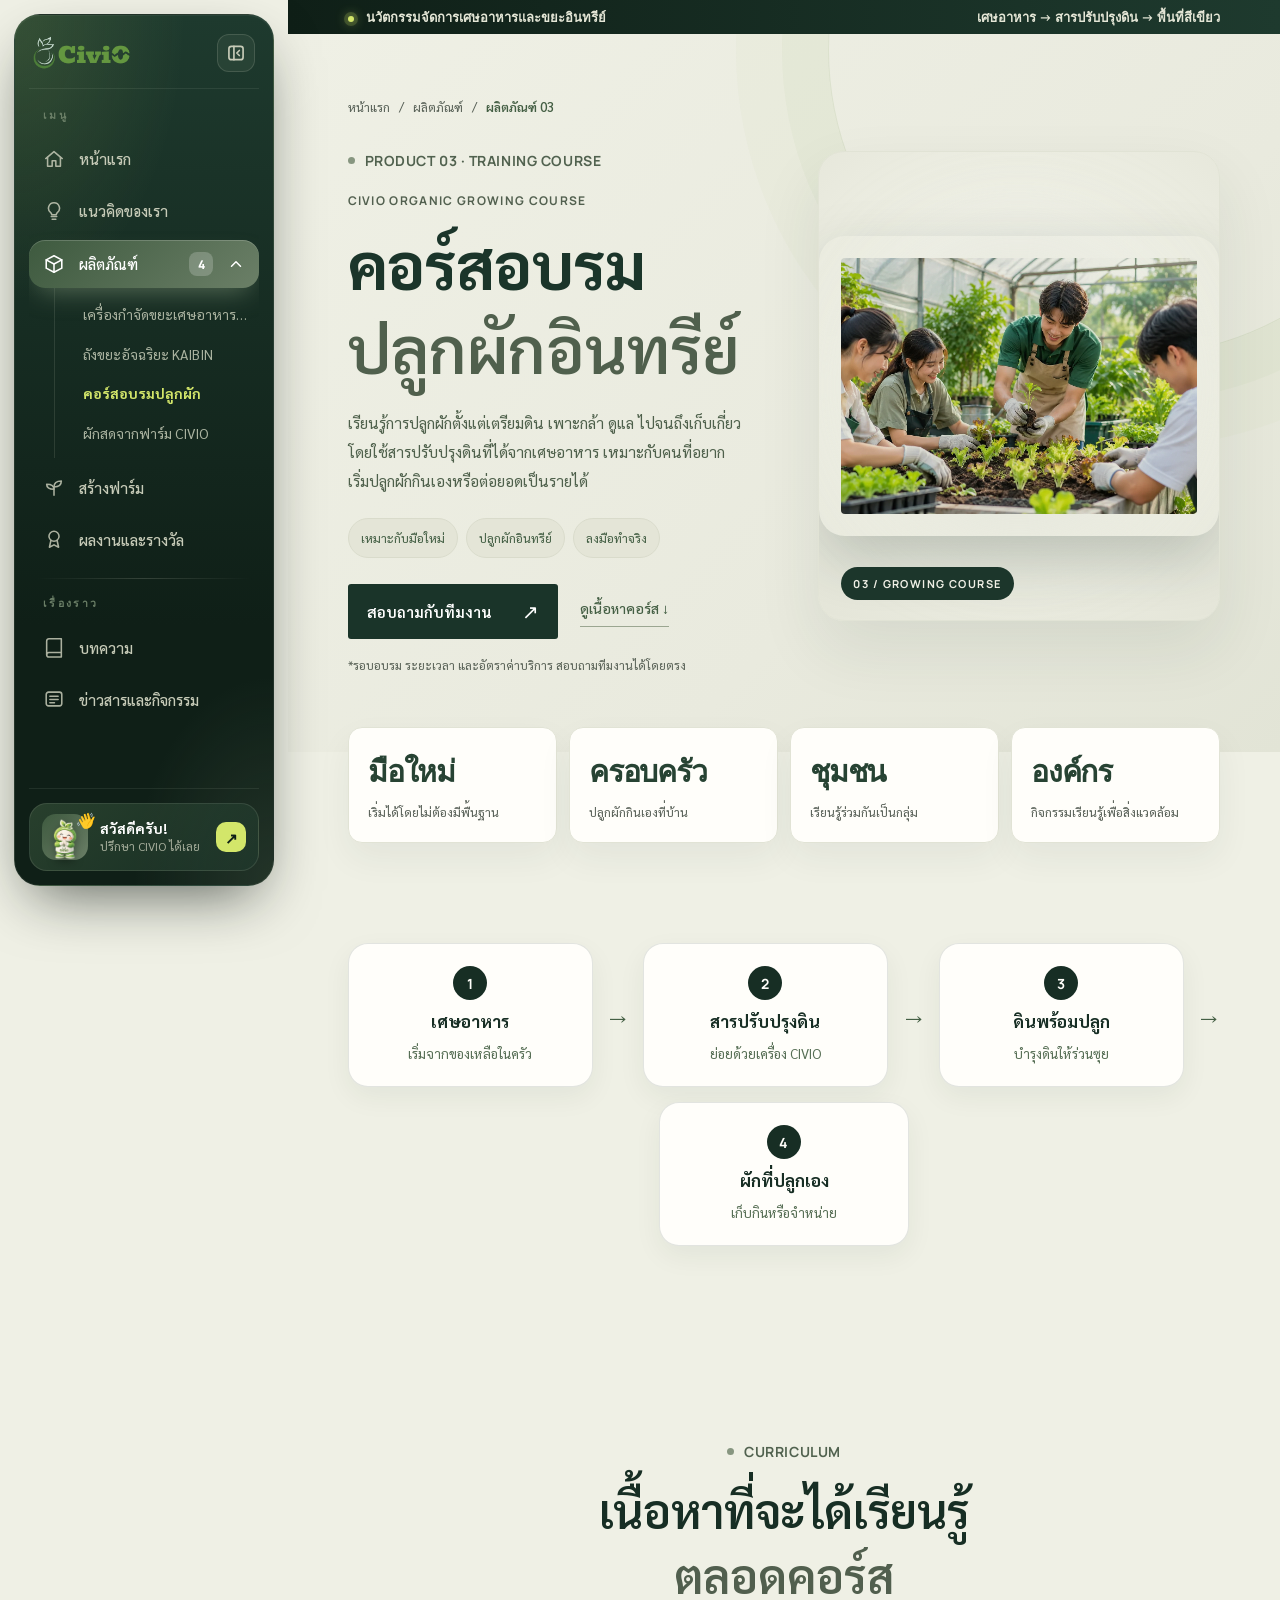
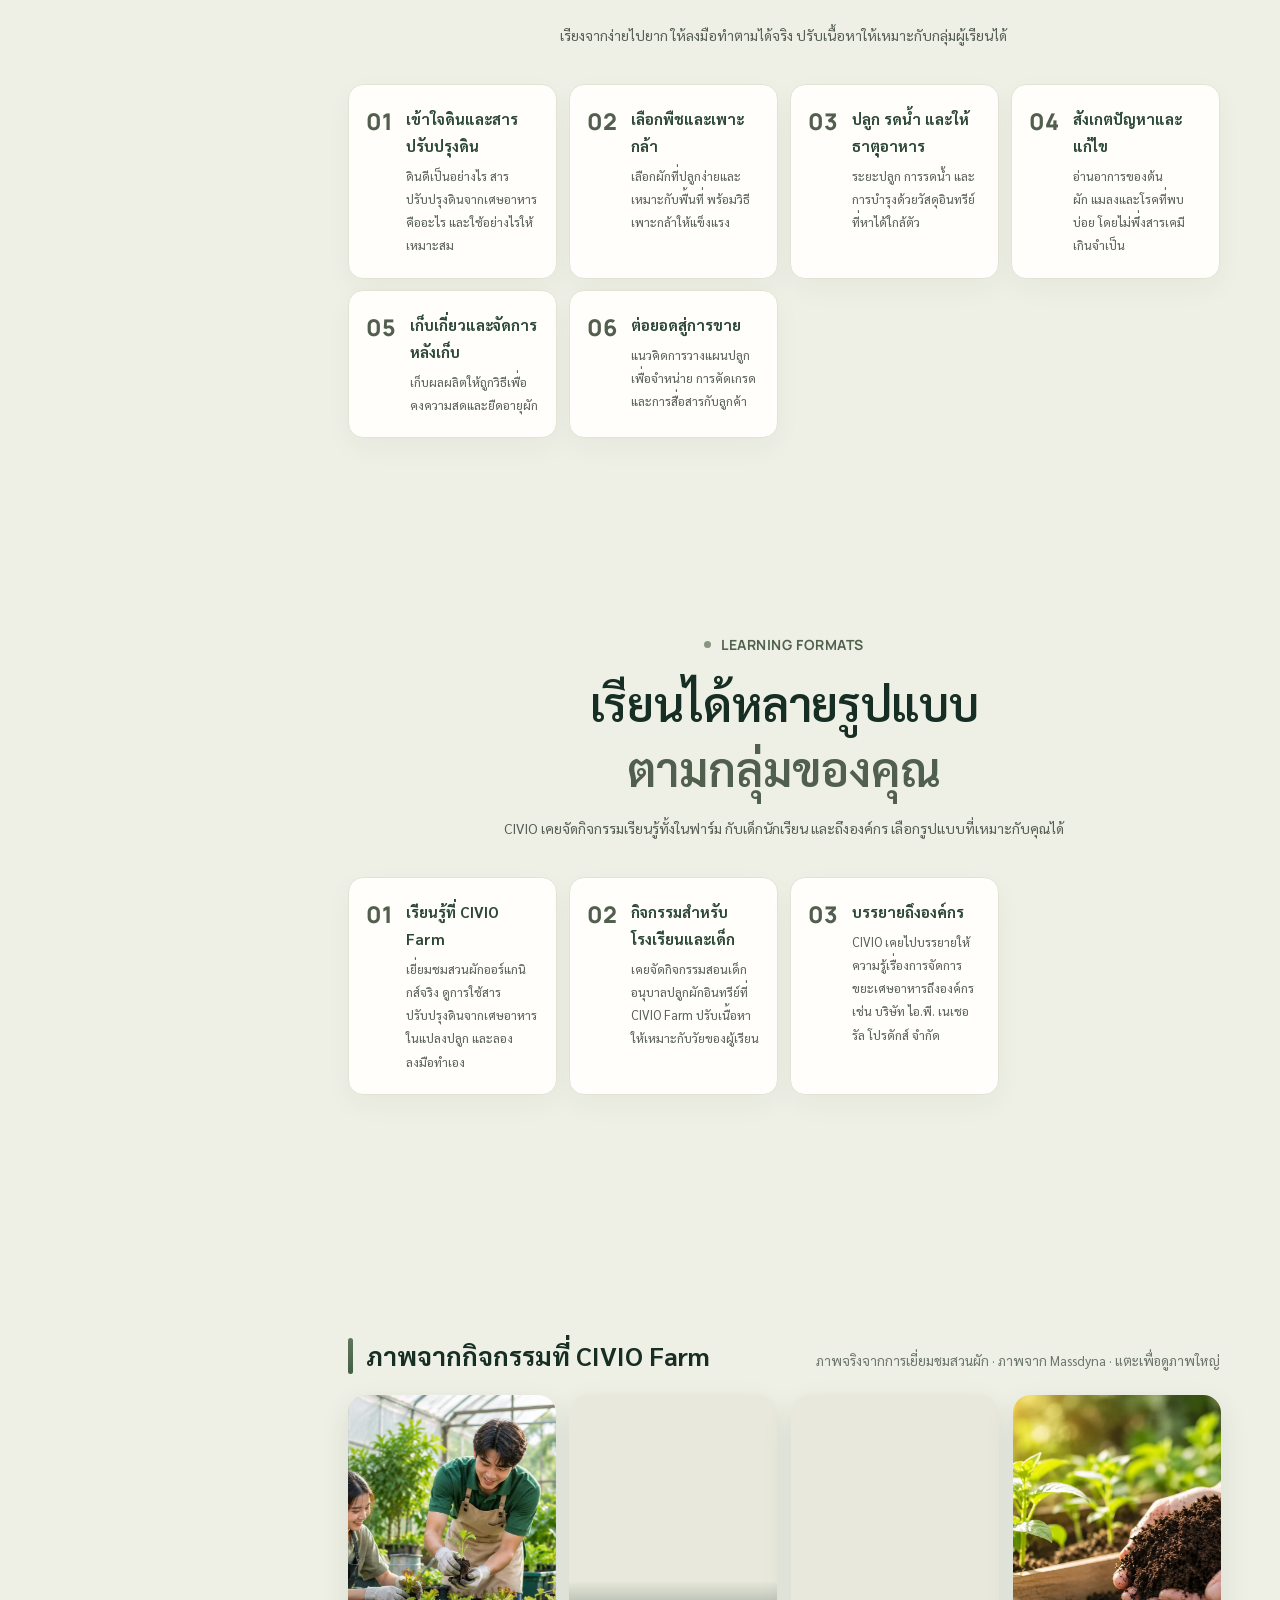
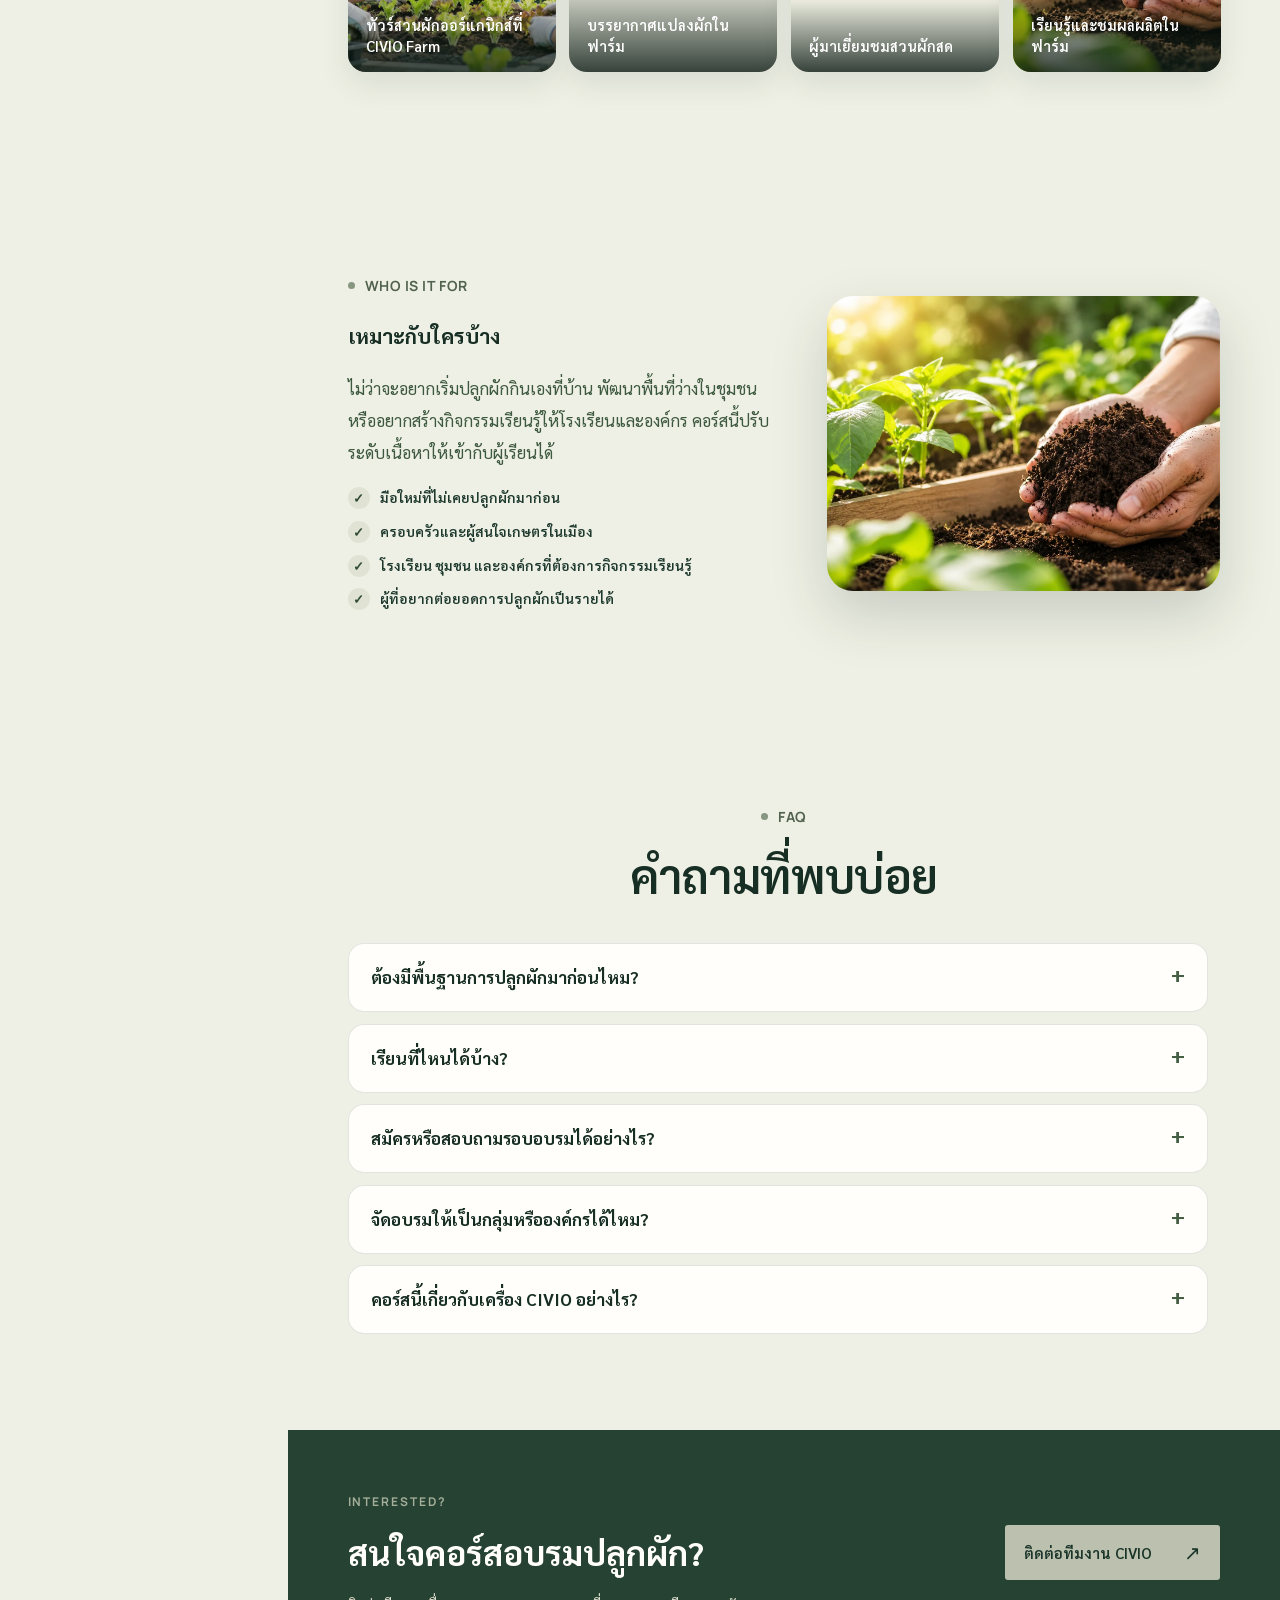
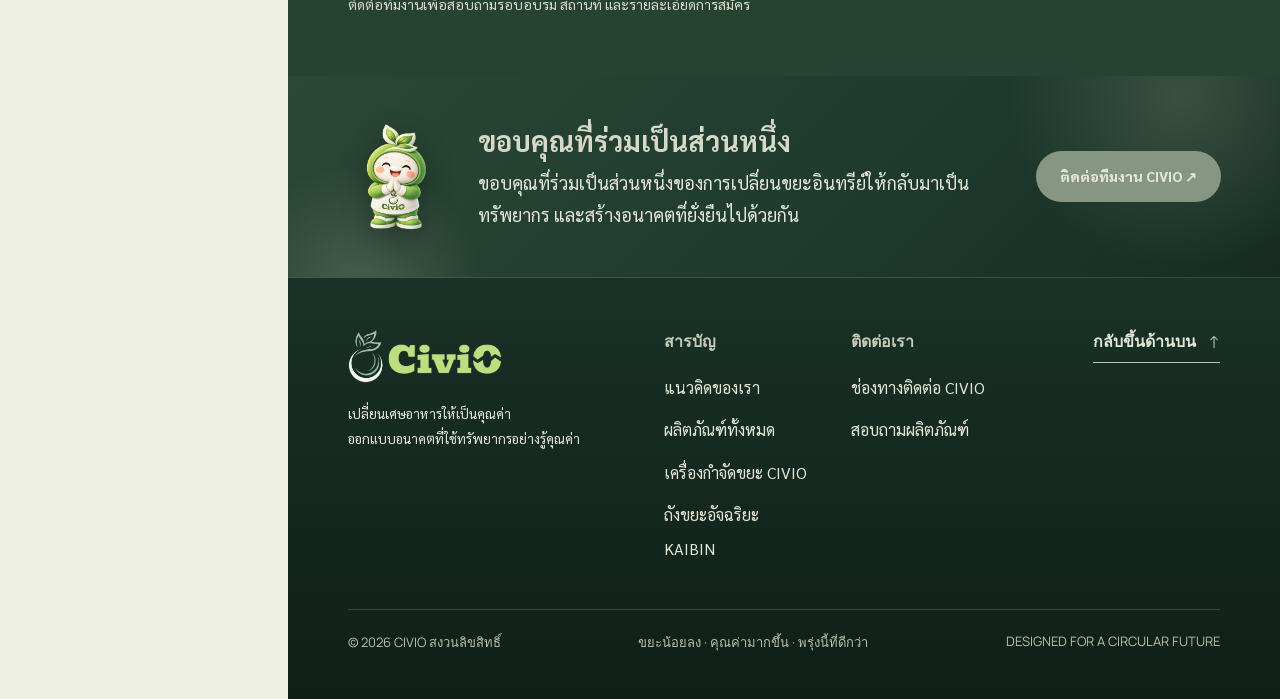
<file: product-course.html>
<!DOCTYPE html>
<html lang="th">
<head>
  <meta charset="UTF-8"><meta name="viewport" content="width=device-width, initial-scale=1.0"><meta name="theme-color" content="#0F1F17">
  <meta name="description" content="คอร์สอบรมปลูกผักอินทรีย์จาก CiViO เรียนรู้ตั้งแต่เตรียมดิน เพาะกล้า ดูแล จนถึงเก็บเกี่ยว">
    <meta name="robots" content="index, follow, max-image-preview:large">
    <link rel="canonical" href="https://civiothailand.github.io/CiViOWebsites/product-course.html">
    <meta property="og:site_name" content="CiViO Thailand">
    <meta property="og:locale" content="th_TH">
    <meta property="og:title" content="คอร์สอบรมปลูกผักอินทรีย์ | CiViO Thailand">
    <meta property="og:description" content="คอร์สอบรมปลูกผักอินทรีย์จาก CiViO เรียนรู้ตั้งแต่เตรียมดิน เพาะกล้า ดูแล จนถึงเก็บเกี่ยว">
    <meta property="og:type" content="article">
    <meta property="og:url" content="https://civiothailand.github.io/CiViOWebsites/product-course.html">
    <meta name="twitter:card" content="summary_large_image">
    <meta property="og:image" content="https://civiothailand.github.io/CiViOWebsites/assets/images/civio-machine-product.jpg">
    <meta name="twitter:image" content="https://civiothailand.github.io/CiViOWebsites/assets/images/civio-machine-product.jpg">

  <link rel="preconnect" href="https://fonts.googleapis.com"><link rel="preconnect" href="https://fonts.gstatic.com" crossorigin>
  <link href="https://fonts.googleapis.com/css2?family=Sarabun:wght@300;400;500;600;700;800&family=Manrope:wght@400;500;600;700;800&display=swap" rel="stylesheet">
  <link rel="stylesheet" href="assets/css/style.css?v=7">
  <title>คอร์สอบรมปลูกผักอินทรีย์ | CiViO Thailand</title>
<link rel="icon" href="favicon.ico?v=6" sizes="any">
<link rel="icon" type="image/png" sizes="32x32" href="assets/images/favicon-32.png?v=6">
<link rel="icon" type="image/png" sizes="192x192" href="assets/images/icon-192.png?v=6">
<link rel="apple-touch-icon" href="assets/images/apple-touch-icon.png?v=6">

<script>document.documentElement.classList.add("fx-loader");setTimeout(function(){document.documentElement.classList.remove("fx-loader")},4000)</script>
<link rel="stylesheet" href="assets/css/effects.css?v=2">
  <link rel="stylesheet" href="assets/css/sidebar.css?v=1">
  <link rel="stylesheet" href="assets/css/motion.css?v=1">
</head>
<body class="product-detail-page" id="top">
  <div class="scroll-progress" aria-hidden="true"><span id="scrollProgress"></span></div>
  <div class="topline"><div class="topline-inner"><span><i class="live-dot"></i> นวัตกรรมจัดการเศษอาหารและขยะอินทรีย์</span><span class="topline-right">เศษอาหาร → สารปรับปรุงดิน → พื้นที่สีเขียว</span></div></div>
  <span id="top"></span>
  <aside class="sb" id="sidebar" aria-label="เมนูหลัก">
    <div class="sb-head">
      <a class="sb-brand" href="index.html" aria-label="CiViO Thailand หน้าแรก"><img class="sb-logo" src="assets/images/civio-logo-sidebar.png" alt="CiViO Thailand" decoding="async"><img class="sb-mark" src="assets/images/civio-mark.png" alt="CiViO" decoding="async"></a>
      <button class="sb-toggle" type="button" aria-label="ย่อเมนู" aria-expanded="true"><svg viewBox="0 0 24 24" fill="none" stroke="currentColor" stroke-width="2" stroke-linecap="round" stroke-linejoin="round" aria-hidden="true"><rect x="3.5" y="4" width="17" height="16" rx="3"/><path d="M9.5 4v16"/><path d="m16 9-3 3 3 3"/></svg></button>
    </div>
    <nav class="sb-nav">
      <span class="sb-label">เมนู</span>
      <a class="sb-link" href="index.html" data-section="top" data-tip="หน้าแรก"><svg class="sb-ico" viewBox="0 0 24 24" aria-hidden="true"><path d="M3 11.5 12 4l9 7.5"/><path d="M5 10v10h5v-6h4v6h5V10"/></svg><span class="sb-text">หน้าแรก</span></a>
      <a class="sb-link" href="index.html#story" data-section="story" data-tip="แนวคิดของเรา"><svg class="sb-ico" viewBox="0 0 24 24" aria-hidden="true"><path d="M9 18h6"/><path d="M10 21h4"/><path d="M12 3a6 6 0 0 0-3.6 10.8c.7.6 1.1 1.4 1.1 2.2h5c0-.8.4-1.6 1.1-2.2A6 6 0 0 0 12 3Z"/></svg><span class="sb-text">แนวคิดของเรา</span></a>
      <div class="sb-group">
        <button class="sb-link sb-parent" type="button" aria-expanded="false" data-tip="ผลิตภัณฑ์"><svg class="sb-ico" viewBox="0 0 24 24" aria-hidden="true"><path d="m3.5 7.5 8.5-4.5 8.5 4.5v9L12 21l-8.5-4.5Z"/><path d="m3.5 7.5 8.5 4.5 8.5-4.5"/><path d="M12 12v9"/></svg><span class="sb-text">ผลิตภัณฑ์</span><span class="sb-badge">4</span><svg class="sb-chev" viewBox="0 0 24 24" aria-hidden="true"><path d="m6 9 6 6 6-6"/></svg></button>
        <div class="sb-sub"><div class="sb-sub-inner"><a href="product-civio.html" data-page="product-civio.html">เครื่องกำจัดขยะเศษอาหาร CIVIO</a><a href="product-kaibin.html" data-page="product-kaibin.html">ถังขยะอัจฉริยะ KAIBIN</a><a href="product-course.html" data-page="product-course.html">คอร์สอบรมปลูกผัก</a><a href="product-vegetables.html" data-page="product-vegetables.html">ผักสดจากฟาร์ม CIVIO</a></div></div>
      </div>
      <a class="sb-link" href="index.html#farm" data-section="farm" data-tip="สร้างฟาร์ม"><svg class="sb-ico" viewBox="0 0 24 24" aria-hidden="true"><path d="M12 21v-9"/><path d="M12 12c0-4 3-6.5 8-6.5 0 4.5-3 6.5-8 6.5Z"/><path d="M12 14.5C12 11 9.5 9 4 9c0 3.8 2.6 5.5 8 5.5Z"/></svg><span class="sb-text">สร้างฟาร์ม</span></a>
      <a class="sb-link" href="index.html#credibility" data-section="credibility" data-tip="ผลงานและรางวัล"><svg class="sb-ico" viewBox="0 0 24 24" aria-hidden="true"><circle cx="12" cy="9" r="5.5"/><path d="m8.6 13.6-1.6 7.4 5-2.6 5 2.6-1.6-7.4"/></svg><span class="sb-text">ผลงานและรางวัล</span></a>
      <div class="sb-divider"></div>
      <span class="sb-label">เรื่องราว</span>
      <a class="sb-link" href="index.html#articles" data-section="articles" data-tip="บทความ"><svg class="sb-ico" viewBox="0 0 24 24" aria-hidden="true"><path d="M4 5.5A2.5 2.5 0 0 1 6.5 3H20v15H6.5A2.5 2.5 0 0 0 4 20.5Z"/><path d="M4 20.5A2.5 2.5 0 0 0 6.5 23H20v-5"/></svg><span class="sb-text">บทความ</span></a>
      <a class="sb-link" href="index.html#real-work" data-section="real-work" data-tip="ข่าวสารและกิจกรรม"><svg class="sb-ico" viewBox="0 0 24 24" aria-hidden="true"><rect x="3.5" y="4.5" width="17" height="15" rx="2.5"/><path d="M7.5 9h9M7.5 12.5h9M7.5 16h5"/></svg><span class="sb-text">ข่าวสารและกิจกรรม</span></a>
    </nav>
    <div class="sb-foot">
      <a class="sb-card" href="index.html#contact" aria-label="ปรึกษา CIVIO">
        <span class="sb-avatar"><img src="assets/images/civio-mascot.png" alt="" width="36" height="42"><i class="sb-hello">👋</i></span>
        <span class="sb-card-text"><b>สวัสดีครับ!</b><small>ปรึกษา CIVIO ได้เลย</small></span>
        <span class="sb-card-go" aria-hidden="true">↗</span>
      </a>
    </div>
  </aside>
  <div class="sb-topbar">
    <a href="index.html" aria-label="CiViO Thailand หน้าแรก"><img class="sb-logo" src="assets/images/civio-logo-sidebar.png" alt="CiViO Thailand" decoding="async"></a>
    <button class="sb-open" type="button" aria-label="เปิดเมนู" aria-expanded="false" aria-controls="sidebar"><svg viewBox="0 0 24 24" fill="none" stroke="currentColor" stroke-width="2" stroke-linecap="round" aria-hidden="true"><path d="M4 7h16M4 12h16M4 17h10"/></svg></button>
  </div>
  <div class="sb-backdrop" aria-hidden="true"></div>
  <main>
    <section class="product-detail-hero product-detail-civio product-detail-farm">
      <div class="product-detail-hero-inner page-width">
        <div class="product-detail-copy reveal">
          <div class="detail-breadcrumb"><a href="index.html">หน้าแรก</a><span>/</span><a href="index.html#products">ผลิตภัณฑ์</a><span>/</span><b>ผลิตภัณฑ์ 03</b></div>
          <div class="eyebrow"><span></span> PRODUCT 03 · TRAINING COURSE</div>
          <p class="detail-overline">CIVIO ORGANIC GROWING COURSE</p>
          <h1>คอร์สอบรม<br><em>ปลูกผักอินทรีย์</em></h1>
          <p class="detail-lead">เรียนรู้การปลูกผักตั้งแต่เตรียมดิน เพาะกล้า ดูแล ไปจนถึงเก็บเกี่ยว โดยใช้สารปรับปรุงดินที่ได้จากเศษอาหาร เหมาะกับคนที่อยากเริ่มปลูกผักกินเองหรือต่อยอดเป็นรายได้</p>
          <div class="detail-chip-row"><span>เหมาะกับมือใหม่</span><span>ปลูกผักอินทรีย์</span><span>ลงมือทำจริง</span></div>
          <div class="detail-actions"><a class="btn btn-forest" href="index.html#contact">สอบถามกับทีมงาน <span>↗</span></a><a class="btn-link" href="#curriculum">ดูเนื้อหาคอร์ส ↓</a></div>
          <small class="detail-disclaimer">*รอบอบรม ระยะเวลา และอัตราค่าบริการ สอบถามทีมงานได้โดยตรง</small>
        </div>
        <div class="product-detail-hero-visual reveal reveal-delay"><div class="detail-image-glow"></div><img src="assets/images/organic-gardening-course.webp" alt="การเรียนปลูกผักอินทรีย์" fetchpriority="high" decoding="async"><span class="detail-image-index">03 / GROWING COURSE</span></div>
      </div>
    </section>
    <section class="detail-stat-section page-width"><div class="detail-stat-card"><strong>มือใหม่</strong><span>เริ่มได้โดยไม่ต้องมีพื้นฐาน</span></div><div class="detail-stat-card"><strong>ครอบครัว</strong><span>ปลูกผักกินเองที่บ้าน</span></div><div class="detail-stat-card"><strong>ชุมชน</strong><span>เรียนรู้ร่วมกันเป็นกลุ่ม</span></div><div class="detail-stat-card"><strong>องค์กร</strong><span>กิจกรรมเรียนรู้เพื่อสิ่งแวดล้อม</span></div></section>
    <section class="detail-section page-width"><div class="flow-row"><div class="flow-node reveal"><span>1</span><b>เศษอาหาร</b><small>เริ่มจากของเหลือในครัว</small></div><div class="flow-arrow" aria-hidden="true">→</div><div class="flow-node reveal"><span>2</span><b>สารปรับปรุงดิน</b><small>ย่อยด้วยเครื่อง CIVIO</small></div><div class="flow-arrow" aria-hidden="true">→</div><div class="flow-node reveal"><span>3</span><b>ดินพร้อมปลูก</b><small>บำรุงดินให้ร่วนซุย</small></div><div class="flow-arrow" aria-hidden="true">→</div><div class="flow-node reveal"><span>4</span><b>ผักที่ปลูกเอง</b><small>เก็บกินหรือจำหน่าย</small></div></div></section>

    <section class="detail-section page-width" id="curriculum">
      <div class="detail-section-heading reveal"><div class="eyebrow"><span></span> CURRICULUM</div><h2>เนื้อหาที่จะได้เรียนรู้<br><em>ตลอดคอร์ส</em></h2><p>เรียงจากง่ายไปยาก ให้ลงมือทำตามได้จริง ปรับเนื้อหาให้เหมาะกับกลุ่มผู้เรียนได้</p></div>
      <div class="detail-steps-grid"><article class="detail-step reveal"><span>01</span><div><b>เข้าใจดินและสารปรับปรุงดิน</b><p>ดินดีเป็นอย่างไร สารปรับปรุงดินจากเศษอาหารคืออะไร และใช้อย่างไรให้เหมาะสม</p></div></article><article class="detail-step reveal"><span>02</span><div><b>เลือกพืชและเพาะกล้า</b><p>เลือกผักที่ปลูกง่ายและเหมาะกับพื้นที่ พร้อมวิธีเพาะกล้าให้แข็งแรง</p></div></article><article class="detail-step reveal"><span>03</span><div><b>ปลูก รดน้ำ และให้ธาตุอาหาร</b><p>ระยะปลูก การรดน้ำ และการบำรุงด้วยวัสดุอินทรีย์ที่หาได้ใกล้ตัว</p></div></article><article class="detail-step reveal"><span>04</span><div><b>สังเกตปัญหาและแก้ไข</b><p>อ่านอาการของต้นผัก แมลงและโรคที่พบบ่อย โดยไม่พึ่งสารเคมีเกินจำเป็น</p></div></article><article class="detail-step reveal"><span>05</span><div><b>เก็บเกี่ยวและจัดการหลังเก็บ</b><p>เก็บผลผลิตให้ถูกวิธีเพื่อคงความสดและยืดอายุผัก</p></div></article><article class="detail-step reveal"><span>06</span><div><b>ต่อยอดสู่การขาย</b><p>แนวคิดการวางแผนปลูกเพื่อจำหน่าย การคัดเกรด และการสื่อสารกับลูกค้า</p></div></article></div>
    </section>

    <section class="detail-section page-width" id="formats">
      <div class="detail-section-heading reveal"><div class="eyebrow"><span></span> LEARNING FORMATS</div><h2>เรียนได้หลายรูปแบบ<br><em>ตามกลุ่มของคุณ</em></h2><p>CIVIO เคยจัดกิจกรรมเรียนรู้ทั้งในฟาร์ม กับเด็กนักเรียน และถึงองค์กร เลือกรูปแบบที่เหมาะกับคุณได้</p></div>
      <div class="detail-steps-grid"><article class="detail-step reveal"><span>01</span><div><b>เรียนรู้ที่ CIVIO Farm</b><p>เยี่ยมชมสวนผักออร์แกนิกส์จริง ดูการใช้สารปรับปรุงดินจากเศษอาหารในแปลงปลูก และลองลงมือทำเอง</p></div></article><article class="detail-step reveal"><span>02</span><div><b>กิจกรรมสำหรับโรงเรียนและเด็ก</b><p>เคยจัดกิจกรรมสอนเด็กอนุบาลปลูกผักอินทรีย์ที่ CIVIO Farm ปรับเนื้อหาให้เหมาะกับวัยของผู้เรียน</p></div></article><article class="detail-step reveal"><span>03</span><div><b>บรรยายถึงองค์กร</b><p>CIVIO เคยไปบรรยายให้ความรู้เรื่องการจัดการขยะเศษอาหารถึงองค์กร เช่น บริษัท ไอ.พี. เนเชอรัล โปรดักส์ จำกัด</p></div></article></div>
    </section>

    <section class="detail-section page-width page-gallery">
      <div class="nx-gallery"><div class="nx-gallery-head"><b>ภาพจากกิจกรรมที่ CIVIO Farm</b><span>ภาพจริงจากการเยี่ยมชมสวนผัก · ภาพจาก Massdyna · แตะเพื่อดูภาพใหญ่</span></div><div class="nx-gallery-grid is-portrait"><figure class="nx-shot"><img src="https://massdyna.com/wp-content/uploads/2024/05/S__811011_0-600x800.jpg" alt="ทัวร์สวนผักออร์แกนิกส์ที่ CIVIO Farm" referrerpolicy="no-referrer" onerror="this.onerror=null;this.src='assets/images/organic-gardening-course.webp'" loading="lazy" decoding="async"><figcaption>ทัวร์สวนผักออร์แกนิกส์ที่ CIVIO Farm</figcaption></figure><figure class="nx-shot"><img src="https://massdyna.com/wp-content/uploads/2025/02/441867841_361764680256469_5389900946698842697_n-300x400.jpg" alt="บรรยากาศแปลงผักในฟาร์ม" referrerpolicy="no-referrer" onerror="this.onerror=null;this.src='assets/images/vegetable-farm-natural.webp'" loading="lazy" decoding="async"><figcaption>บรรยากาศแปลงผักในฟาร์ม</figcaption></figure><figure class="nx-shot"><img src="https://massdyna.com/wp-content/uploads/2025/02/445459196_361759350257002_1979524119061546878_n-300x400.jpg" alt="ผู้มาเยี่ยมชมสวนผักสด" referrerpolicy="no-referrer" onerror="this.onerror=null;this.src='assets/images/organic-vegetables-farm.webp'" loading="lazy" decoding="async"><figcaption>ผู้มาเยี่ยมชมสวนผักสด</figcaption></figure><figure class="nx-shot"><img src="https://massdyna.com/wp-content/uploads/2024/05/S__811014_0-300x400.jpg" alt="เรียนรู้และชมผลผลิตในฟาร์ม" referrerpolicy="no-referrer" onerror="this.onerror=null;this.src='assets/images/compost-soil-seedlings.webp'" loading="lazy" decoding="async"><figcaption>เรียนรู้และชมผลผลิตในฟาร์ม</figcaption></figure></div></div>
    </section>

    <section class="detail-section page-width">
      <div class="split-feature">
        <div class="split-copy reveal"><div class="eyebrow"><span></span> WHO IS IT FOR</div><h2>เหมาะกับใครบ้าง</h2><p>ไม่ว่าจะอยากเริ่มปลูกผักกินเองที่บ้าน พัฒนาพื้นที่ว่างในชุมชน หรืออยากสร้างกิจกรรมเรียนรู้ให้โรงเรียนและองค์กร คอร์สนี้ปรับระดับเนื้อหาให้เข้ากับผู้เรียนได้</p><ul class="check-list"><li>มือใหม่ที่ไม่เคยปลูกผักมาก่อน</li><li>ครอบครัวและผู้สนใจเกษตรในเมือง</li><li>โรงเรียน ชุมชน และองค์กรที่ต้องการกิจกรรมเรียนรู้</li><li>ผู้ที่อยากต่อยอดการปลูกผักเป็นรายได้</li></ul></div>
        <figure class="split-figure reveal reveal-delay"><img src="assets/images/compost-soil-seedlings.webp" alt="ต้นกล้าในดินที่ได้จากเศษอาหาร" loading="lazy" decoding="async"></figure>
      </div>
    </section>

    <section class="detail-section page-width">
      <div class="detail-section-heading reveal"><div class="eyebrow"><span></span> FAQ</div><h2>คำถามที่พบบ่อย</h2></div>
      <div class="faq-list"><details class="faq-item reveal"><summary>ต้องมีพื้นฐานการปลูกผักมาก่อนไหม?</summary><p>ไม่จำเป็นครับ คอร์สเริ่มจากพื้นฐานและเรียงเนื้อหาจากง่ายไปยาก</p></details><details class="faq-item reveal"><summary>เรียนที่ไหนได้บ้าง?</summary><p>เรียนที่ CIVIO Farm ได้ และสามารถปรึกษาทีมงานเรื่องกิจกรรมสำหรับโรงเรียนหรือการบรรยายถึงองค์กรได้</p></details><details class="faq-item reveal"><summary>สมัครหรือสอบถามรอบอบรมได้อย่างไร?</summary><p>กรอกแบบฟอร์มติดต่อบนหน้าแรก หรือโทรหาทีมงาน CIVIO ตามช่องทางที่ระบุไว้ ทีมงานจะแจ้งรอบ สถานที่ และค่าบริการ</p></details><details class="faq-item reveal"><summary>จัดอบรมให้เป็นกลุ่มหรือองค์กรได้ไหม?</summary><p>ได้ แจ้งจำนวนผู้เข้าร่วมและเป้าหมายกับทีมงาน เพื่อออกแบบเนื้อหาให้เหมาะสม</p></details><details class="faq-item reveal"><summary>คอร์สนี้เกี่ยวกับเครื่อง CIVIO อย่างไร?</summary><p>เรานำสารปรับปรุงดินที่ได้จากเศษอาหารมาใช้ปลูกผักจริง ผู้เรียนจึงเห็นวงจรตั้งแต่เศษอาหารไปจนถึงผักที่เก็บเกี่ยวได้</p></details></div>
    </section>
    <section class="detail-final-cta"><div class="page-width"><div><span>INTERESTED?</span><h2>สนใจคอร์สอบรมปลูกผัก?</h2><p>ติดต่อทีมงานเพื่อสอบถามรอบอบรม สถานที่ และรายละเอียดการสมัคร</p></div><a class="btn btn-lime" href="index.html#contact">ติดต่อทีมงาน CIVIO <span>↗</span></a></div></section>
  </main>
  <footer class="footer product-detail-footer">
<div class="thanks-band"><div class="thanks-inner page-width"><span class="thanks-mascot" aria-hidden="true"><img src="assets/images/civio-mascot.png" alt="" width="96" height="113" loading="lazy" decoding="async"></span><div class="thanks-copy"><b>ขอบคุณที่ร่วมเป็นส่วนหนึ่ง</b><p>ขอบคุณที่ร่วมเป็นส่วนหนึ่งของการเปลี่ยนขยะอินทรีย์ให้กลับมาเป็นทรัพยากร และสร้างอนาคตที่ยั่งยืนไปด้วยกัน</p></div><a class="thanks-link" href="index.html#contact">ติดต่อทีมงาน CIVIO <span>↗</span></a></div></div>
<div class="footer-main page-width">
      <div class="footer-brand"><a class="brand brand-footer" href="index.html"><img src="assets/images/civio-logo-light.png" alt="CiViO Thailand" class="brand-logo" decoding="async"></a><p>เปลี่ยนเศษอาหารให้เป็นคุณค่า<br>ออกแบบอนาคตที่ใช้ทรัพยากรอย่างรู้คุณค่า</p></div>
      <div class="footer-col"><span>สารบัญ</span><a href="index.html#story">แนวคิดของเรา</a><a href="index.html#products">ผลิตภัณฑ์ทั้งหมด</a><a href="product-civio.html">เครื่องกำจัดขยะ CIVIO</a><a href="product-kaibin.html">ถังขยะอัจฉริยะ KAIBIN</a></div>
      <div class="footer-col"><span>ติดต่อเรา</span><a href="index.html#contact">ช่องทางติดต่อ CIVIO</a><a href="index.html#contact">สอบถามผลิตภัณฑ์</a></div>
      <a class="back-top" href="#top">กลับขึ้นด้านบน <b>↑</b></a>
    </div><div class="footer-bottom page-width"><span>© <span id="currentYear"></span> CIVIO สงวนลิขสิทธิ์</span><span>ขยะน้อยลง · คุณค่ามากขึ้น · พรุ่งนี้ที่ดีกว่า</span><span>DESIGNED FOR A CIRCULAR FUTURE</span></div></footer>
  <script src="assets/js/main.js?v=6"></script>
<script src="assets/js/sidebar.js?v=1" defer></script>
  <script src="assets/js/motion.js?v=1" defer></script>
  <script src="assets/js/effects.js?v=2" defer></script>
</body></html>
</file>
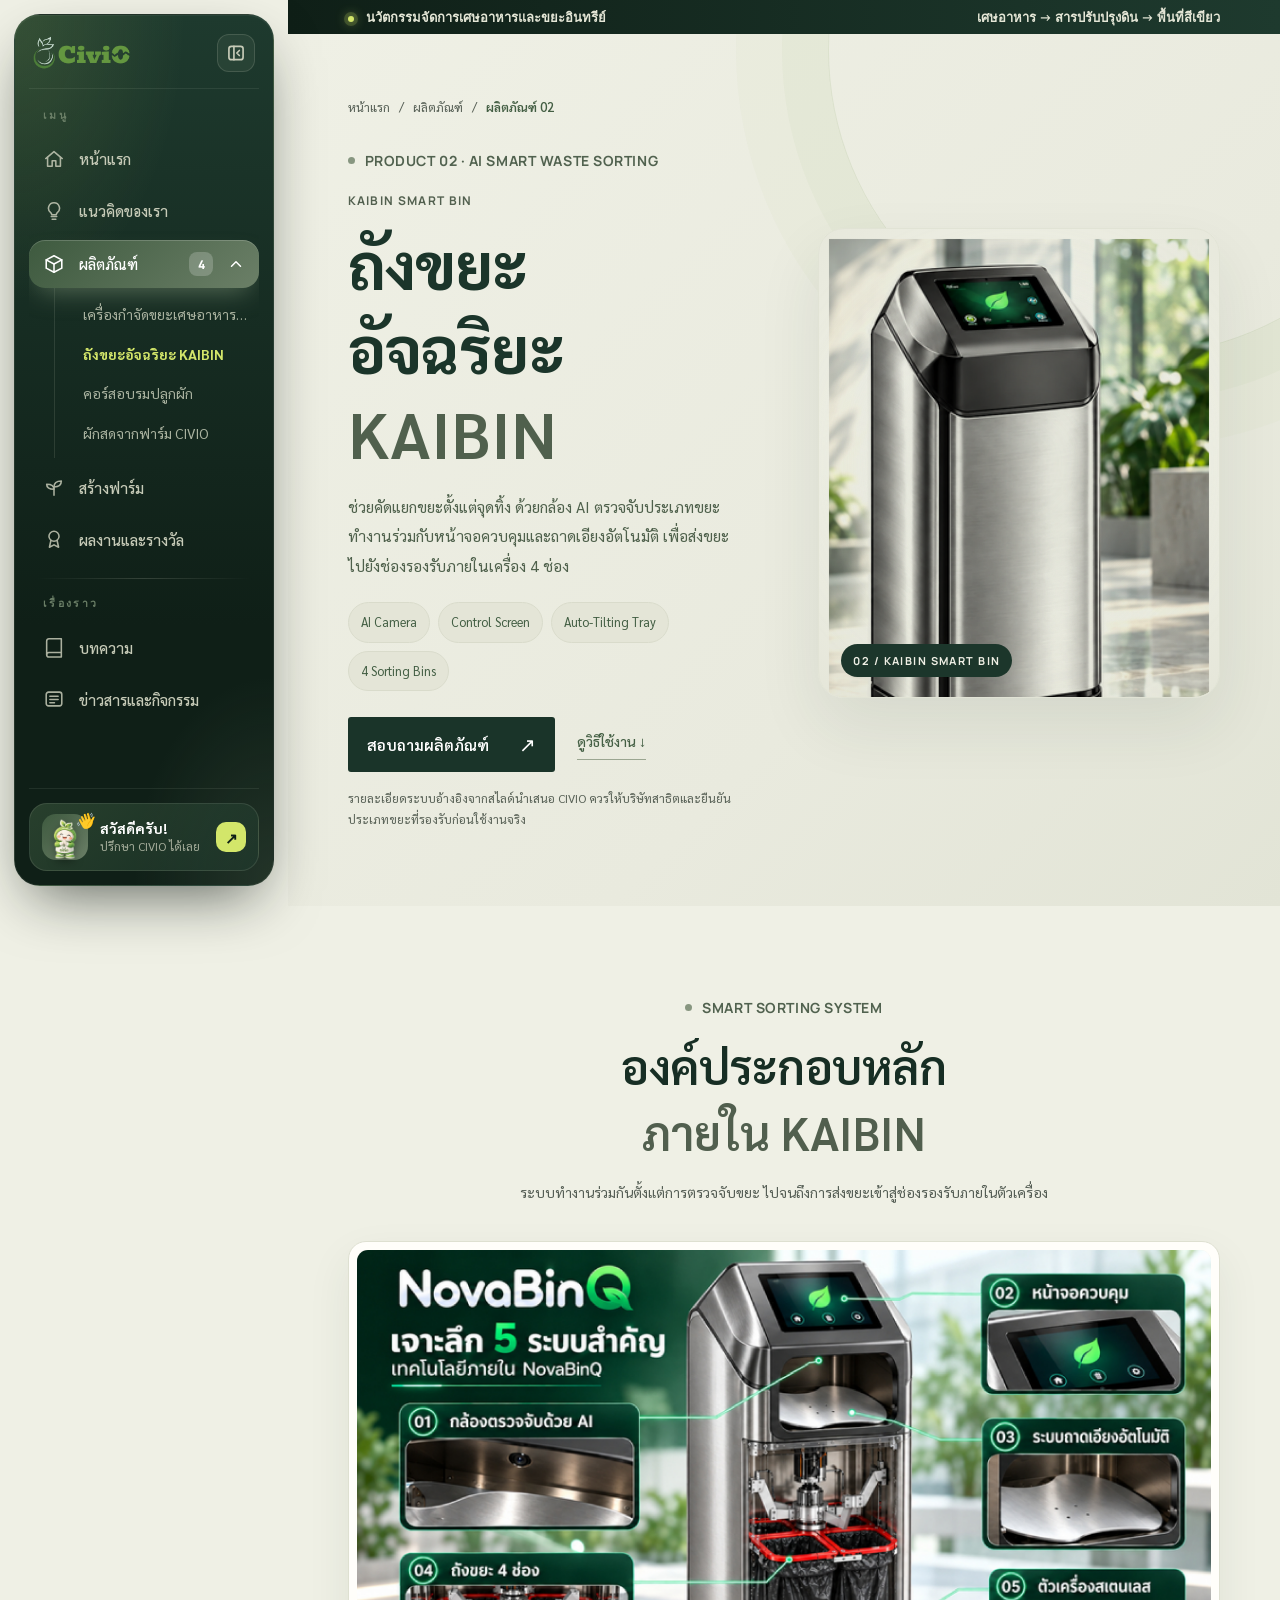
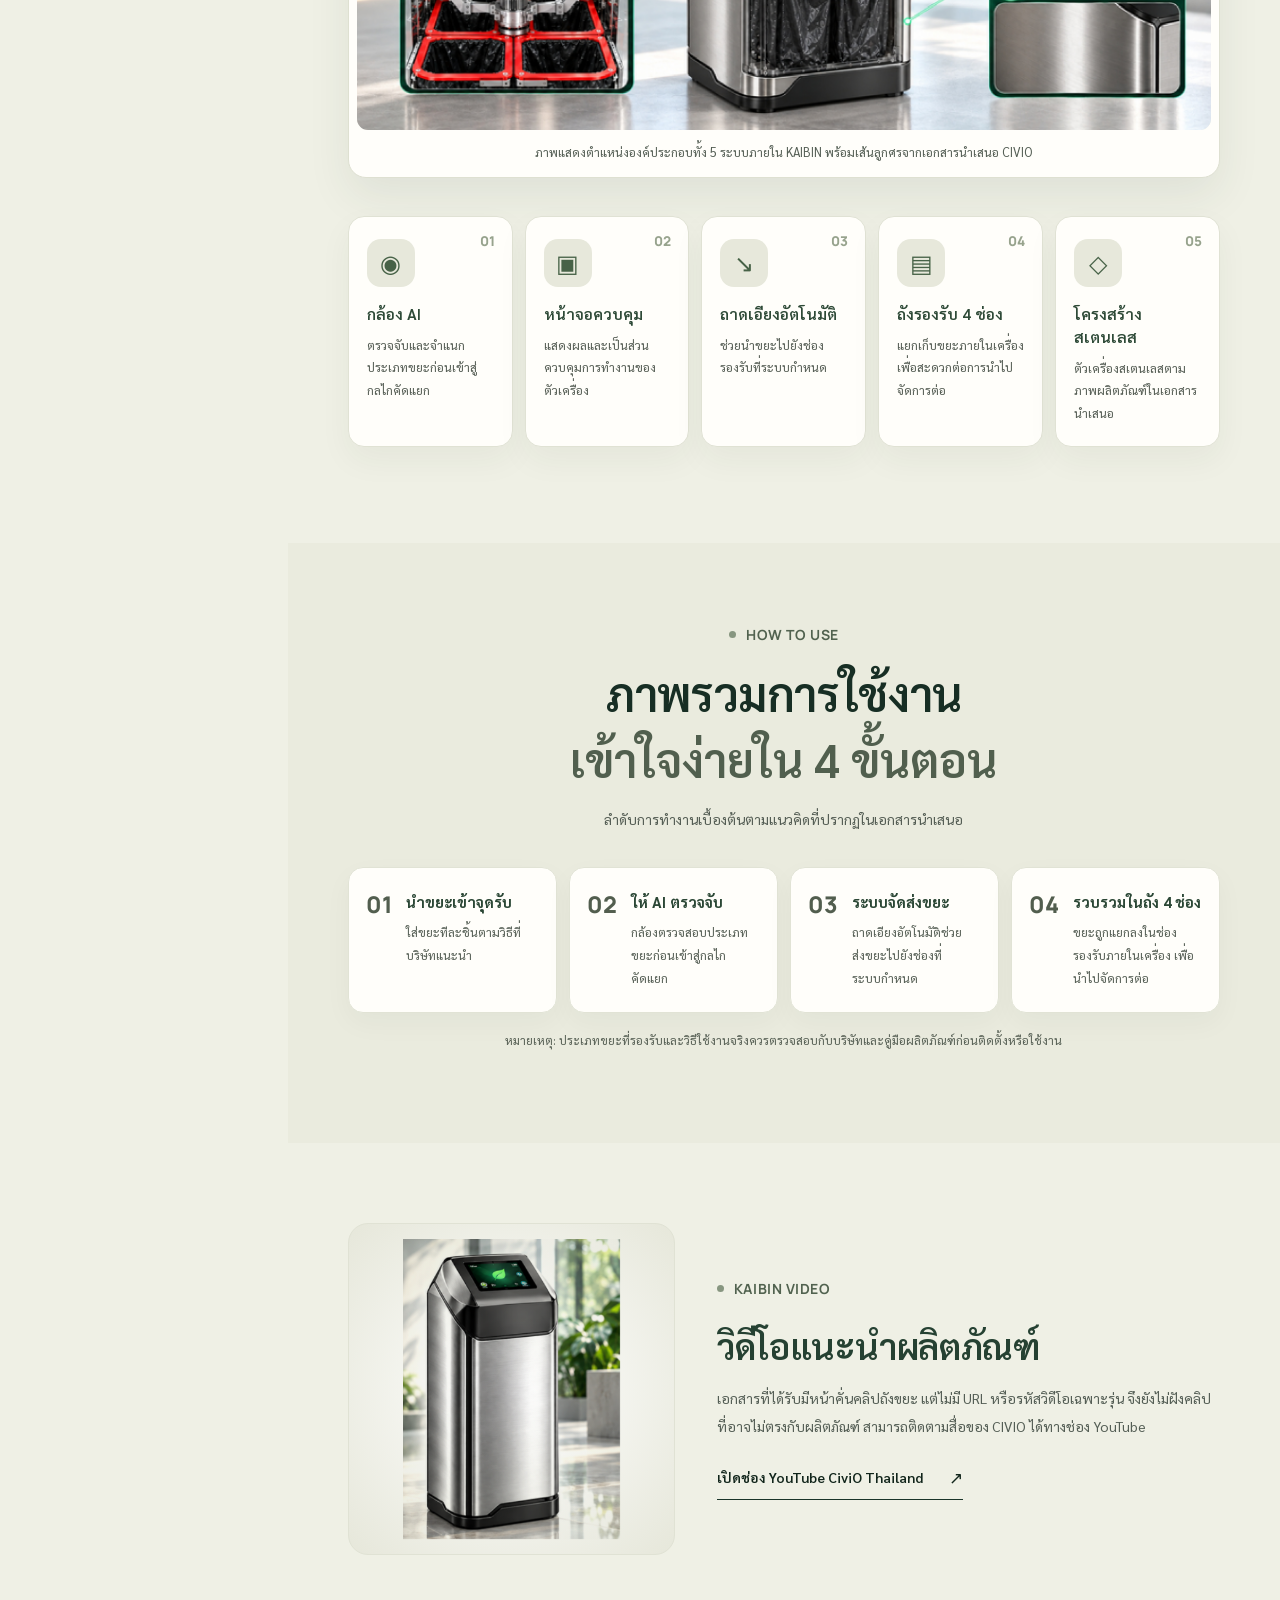
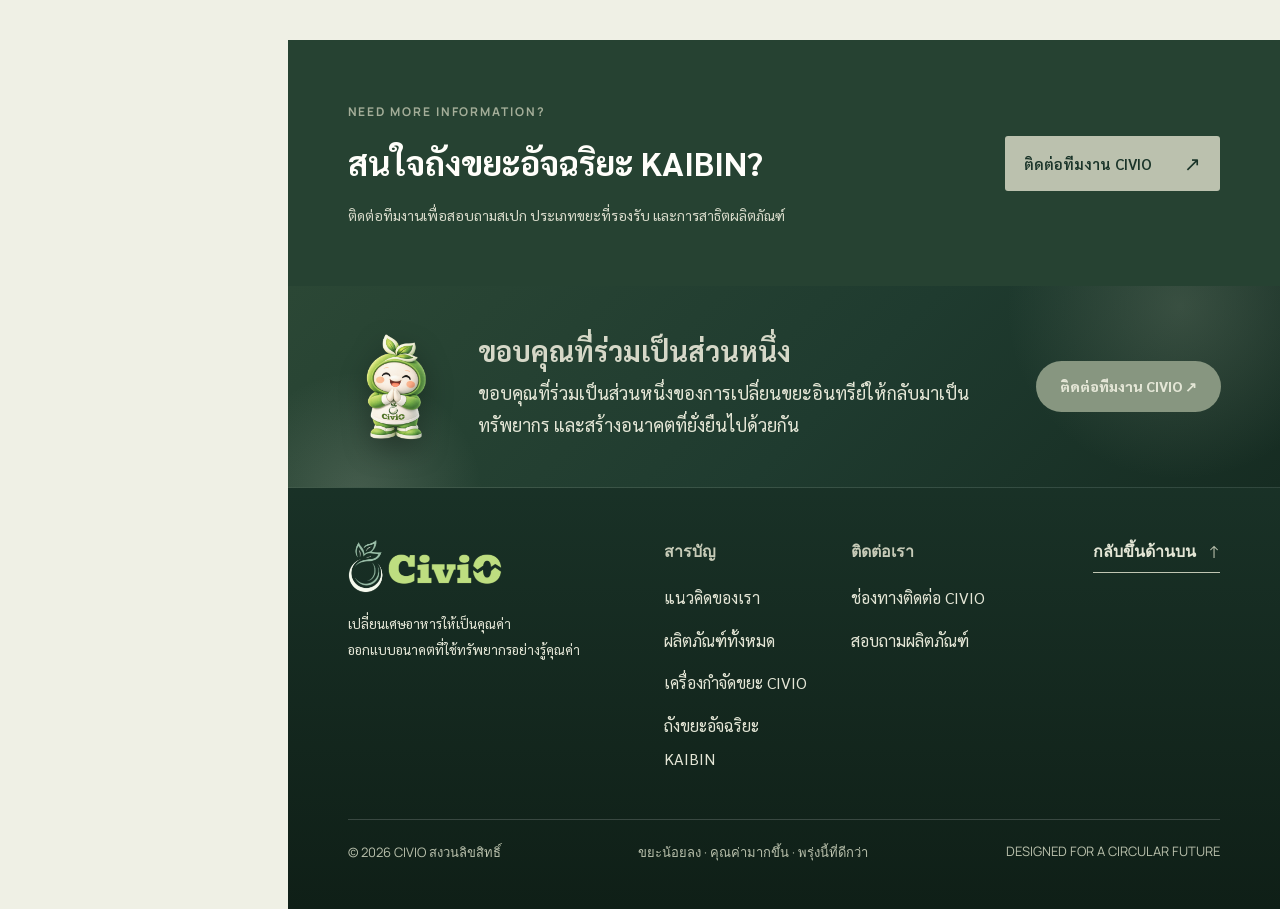
<file: product-kaibin.html>
<!DOCTYPE html>
<html lang="th">
<head>
  <meta charset="UTF-8"><meta name="viewport" content="width=device-width, initial-scale=1.0"><meta name="theme-color" content="#0F1F17">
  <meta name="description" content="รายละเอียดถังขยะอัจฉริยะ KAIBIN นวัตกรรมช่วยคัดแยกและจัดการขยะด้วยกล้อง AI และระบบอัตโนมัติ จาก CiViO Thailand">
    <meta name="robots" content="index, follow, max-image-preview:large">
    <link rel="canonical" href="https://civiothailand.github.io/CiViOWebsites/product-kaibin.html">
    <meta property="og:site_name" content="CiViO Thailand">
    <meta property="og:locale" content="th_TH">
    <meta property="og:title" content="ถังขยะอัจฉริยะ KAIBIN | CiViO Thailand">
    <meta property="og:description" content="รายละเอียดถังขยะอัจฉริยะ KAIBIN นวัตกรรมช่วยคัดแยกและจัดการขยะด้วยกล้อง AI และระบบอัตโนมัติ จาก CiViO Thailand">
    <meta property="og:type" content="article">
    <meta property="og:url" content="https://civiothailand.github.io/CiViOWebsites/product-kaibin.html">
    <meta name="twitter:card" content="summary_large_image">
    <meta property="og:image" content="https://civiothailand.github.io/CiViOWebsites/assets/images/kaibin-smart-bin.png">
    <meta name="twitter:image" content="https://civiothailand.github.io/CiViOWebsites/assets/images/kaibin-smart-bin.png">

  <link rel="preconnect" href="https://fonts.googleapis.com"><link rel="preconnect" href="https://fonts.gstatic.com" crossorigin>
  <link href="https://fonts.googleapis.com/css2?family=Sarabun:wght@300;400;500;600;700;800&family=Manrope:wght@400;500;600;700;800&display=swap" rel="stylesheet">
  <link rel="stylesheet" href="assets/css/style.css?v=7">
  <title>ถังขยะอัจฉริยะ KAIBIN | CiViO Thailand</title>
<link rel="icon" href="favicon.ico?v=6" sizes="any">
<link rel="icon" type="image/png" sizes="32x32" href="assets/images/favicon-32.png?v=6">
<link rel="icon" type="image/png" sizes="192x192" href="assets/images/icon-192.png?v=6">
<link rel="apple-touch-icon" href="assets/images/apple-touch-icon.png?v=6">

<script>document.documentElement.classList.add("fx-loader");setTimeout(function(){document.documentElement.classList.remove("fx-loader")},4000)</script>
<link rel="stylesheet" href="assets/css/effects.css?v=2">
  <link rel="stylesheet" href="assets/css/sidebar.css?v=1">
  <link rel="stylesheet" href="assets/css/motion.css?v=1">
</head>
<body class="product-detail-page" id="top">
  <div class="scroll-progress" aria-hidden="true"><span id="scrollProgress"></span></div>
  <div class="topline"><div class="topline-inner"><span><i class="live-dot"></i> นวัตกรรมจัดการเศษอาหารและขยะอินทรีย์</span><span class="topline-right">เศษอาหาร → สารปรับปรุงดิน → พื้นที่สีเขียว</span></div></div>
  <span id="top"></span>
  <aside class="sb" id="sidebar" aria-label="เมนูหลัก">
    <div class="sb-head">
      <a class="sb-brand" href="index.html" aria-label="CiViO Thailand หน้าแรก"><img class="sb-logo" src="assets/images/civio-logo-sidebar.png" alt="CiViO Thailand" decoding="async"><img class="sb-mark" src="assets/images/civio-mark.png" alt="CiViO" decoding="async"></a>
      <button class="sb-toggle" type="button" aria-label="ย่อเมนู" aria-expanded="true"><svg viewBox="0 0 24 24" fill="none" stroke="currentColor" stroke-width="2" stroke-linecap="round" stroke-linejoin="round" aria-hidden="true"><rect x="3.5" y="4" width="17" height="16" rx="3"/><path d="M9.5 4v16"/><path d="m16 9-3 3 3 3"/></svg></button>
    </div>
    <nav class="sb-nav">
      <span class="sb-label">เมนู</span>
      <a class="sb-link" href="index.html" data-section="top" data-tip="หน้าแรก"><svg class="sb-ico" viewBox="0 0 24 24" aria-hidden="true"><path d="M3 11.5 12 4l9 7.5"/><path d="M5 10v10h5v-6h4v6h5V10"/></svg><span class="sb-text">หน้าแรก</span></a>
      <a class="sb-link" href="index.html#story" data-section="story" data-tip="แนวคิดของเรา"><svg class="sb-ico" viewBox="0 0 24 24" aria-hidden="true"><path d="M9 18h6"/><path d="M10 21h4"/><path d="M12 3a6 6 0 0 0-3.6 10.8c.7.6 1.1 1.4 1.1 2.2h5c0-.8.4-1.6 1.1-2.2A6 6 0 0 0 12 3Z"/></svg><span class="sb-text">แนวคิดของเรา</span></a>
      <div class="sb-group">
        <button class="sb-link sb-parent" type="button" aria-expanded="false" data-tip="ผลิตภัณฑ์"><svg class="sb-ico" viewBox="0 0 24 24" aria-hidden="true"><path d="m3.5 7.5 8.5-4.5 8.5 4.5v9L12 21l-8.5-4.5Z"/><path d="m3.5 7.5 8.5 4.5 8.5-4.5"/><path d="M12 12v9"/></svg><span class="sb-text">ผลิตภัณฑ์</span><span class="sb-badge">4</span><svg class="sb-chev" viewBox="0 0 24 24" aria-hidden="true"><path d="m6 9 6 6 6-6"/></svg></button>
        <div class="sb-sub"><div class="sb-sub-inner"><a href="product-civio.html" data-page="product-civio.html">เครื่องกำจัดขยะเศษอาหาร CIVIO</a><a href="product-kaibin.html" data-page="product-kaibin.html">ถังขยะอัจฉริยะ KAIBIN</a><a href="product-course.html" data-page="product-course.html">คอร์สอบรมปลูกผัก</a><a href="product-vegetables.html" data-page="product-vegetables.html">ผักสดจากฟาร์ม CIVIO</a></div></div>
      </div>
      <a class="sb-link" href="index.html#farm" data-section="farm" data-tip="สร้างฟาร์ม"><svg class="sb-ico" viewBox="0 0 24 24" aria-hidden="true"><path d="M12 21v-9"/><path d="M12 12c0-4 3-6.5 8-6.5 0 4.5-3 6.5-8 6.5Z"/><path d="M12 14.5C12 11 9.5 9 4 9c0 3.8 2.6 5.5 8 5.5Z"/></svg><span class="sb-text">สร้างฟาร์ม</span></a>
      <a class="sb-link" href="index.html#credibility" data-section="credibility" data-tip="ผลงานและรางวัล"><svg class="sb-ico" viewBox="0 0 24 24" aria-hidden="true"><circle cx="12" cy="9" r="5.5"/><path d="m8.6 13.6-1.6 7.4 5-2.6 5 2.6-1.6-7.4"/></svg><span class="sb-text">ผลงานและรางวัล</span></a>
      <div class="sb-divider"></div>
      <span class="sb-label">เรื่องราว</span>
      <a class="sb-link" href="index.html#articles" data-section="articles" data-tip="บทความ"><svg class="sb-ico" viewBox="0 0 24 24" aria-hidden="true"><path d="M4 5.5A2.5 2.5 0 0 1 6.5 3H20v15H6.5A2.5 2.5 0 0 0 4 20.5Z"/><path d="M4 20.5A2.5 2.5 0 0 0 6.5 23H20v-5"/></svg><span class="sb-text">บทความ</span></a>
      <a class="sb-link" href="index.html#real-work" data-section="real-work" data-tip="ข่าวสารและกิจกรรม"><svg class="sb-ico" viewBox="0 0 24 24" aria-hidden="true"><rect x="3.5" y="4.5" width="17" height="15" rx="2.5"/><path d="M7.5 9h9M7.5 12.5h9M7.5 16h5"/></svg><span class="sb-text">ข่าวสารและกิจกรรม</span></a>
    </nav>
    <div class="sb-foot">
      <a class="sb-card" href="index.html#contact" aria-label="ปรึกษา CIVIO">
        <span class="sb-avatar"><img src="assets/images/civio-mascot.png" alt="" width="36" height="42"><i class="sb-hello">👋</i></span>
        <span class="sb-card-text"><b>สวัสดีครับ!</b><small>ปรึกษา CIVIO ได้เลย</small></span>
        <span class="sb-card-go" aria-hidden="true">↗</span>
      </a>
    </div>
  </aside>
  <div class="sb-topbar">
    <a href="index.html" aria-label="CiViO Thailand หน้าแรก"><img class="sb-logo" src="assets/images/civio-logo-sidebar.png" alt="CiViO Thailand" decoding="async"></a>
    <button class="sb-open" type="button" aria-label="เปิดเมนู" aria-expanded="false" aria-controls="sidebar"><svg viewBox="0 0 24 24" fill="none" stroke="currentColor" stroke-width="2" stroke-linecap="round" aria-hidden="true"><path d="M4 7h16M4 12h16M4 17h10"/></svg></button>
  </div>
  <div class="sb-backdrop" aria-hidden="true"></div>
  <main>
    <section class="product-detail-hero product-detail-novabin">
      <div class="product-detail-hero-inner page-width">
        <div class="product-detail-copy reveal">
          <div class="detail-breadcrumb"><a href="index.html">หน้าแรก</a><span>/</span><a href="index.html#products">ผลิตภัณฑ์</a><span>/</span><b>ผลิตภัณฑ์ 02</b></div>
          <div class="eyebrow"><span></span> PRODUCT 02 · AI SMART WASTE SORTING</div>
          <p class="detail-overline">KAIBIN SMART BIN</p>
          <h1>ถังขยะอัจฉริยะ<br><em>KAIBIN</em></h1>
          <p class="detail-lead">ช่วยคัดแยกขยะตั้งแต่จุดทิ้ง ด้วยกล้อง AI ตรวจจับประเภทขยะ ทำงานร่วมกับหน้าจอควบคุมและถาดเอียงอัตโนมัติ เพื่อส่งขยะไปยังช่องรองรับภายในเครื่อง 4 ช่อง</p>
          <div class="detail-chip-row"><span>AI Camera</span><span>Control Screen</span><span>Auto-Tilting Tray</span><span>4 Sorting Bins</span></div>
          <div class="detail-actions"><a class="btn btn-forest" href="index.html#contact">สอบถามผลิตภัณฑ์ <span>↗</span></a><a class="btn-link" href="#how-to-use">ดูวิธีใช้งาน ↓</a></div>
          <small class="detail-disclaimer">รายละเอียดระบบอ้างอิงจากสไลด์นำเสนอ CIVIO ควรให้บริษัทสาธิตและยืนยันประเภทขยะที่รองรับก่อนใช้งานจริง</small>
        </div>
        <div class="product-detail-hero-visual novabin-hero-visual reveal reveal-delay"><div class="detail-image-glow"></div><img src="assets/images/kaibin-smart-bin.png" alt="ถังขยะอัจฉริยะ KAIBIN แสดงตัวเครื่องและกลไกคัดแยกภายใน" fetchpriority="high" decoding="async"><span class="detail-image-index">02 / KAIBIN SMART BIN</span></div>
      </div>
    </section>

    <section class="detail-section page-width novabin-system-section">
      <div class="detail-section-heading reveal"><div class="eyebrow"><span></span> SMART SORTING SYSTEM</div><h2>องค์ประกอบหลัก<br><em>ภายใน KAIBIN</em></h2><p>ระบบทำงานร่วมกันตั้งแต่การตรวจจับขยะ ไปจนถึงการส่งขยะเข้าสู่ช่องรองรับภายในตัวเครื่อง</p></div>
      <figure class="novabin-detail-image reveal">
        <img src="assets/images/kaibin-components-full.jpg" alt="ภาพอินโฟกราฟิก KAIBIN แบบเต็มกรอบ แสดงตัวเครื่องตรงกลางและลูกศรชี้ 5 องค์ประกอบ ได้แก่ กล้องตรวจจับด้วย AI หน้าจอควบคุม ระบบถาดเอียงอัตโนมัติ ถังขยะ 4 ช่อง และตัวเครื่องสเตนเลส" loading="lazy" decoding="async">
        <figcaption>ภาพแสดงตำแหน่งองค์ประกอบทั้ง 5 ระบบภายใน KAIBIN พร้อมเส้นลูกศรจากเอกสารนำเสนอ CIVIO</figcaption>
      </figure>
      <div class="novabin-system-grid">
        <article class="novabin-system-card reveal"><span>01</span><div class="novabin-system-icon">◉</div><h3>กล้อง AI</h3><p>ตรวจจับและจำแนกประเภทขยะก่อนเข้าสู่กลไกคัดแยก</p></article>
        <article class="novabin-system-card reveal"><span>02</span><div class="novabin-system-icon">▣</div><h3>หน้าจอควบคุม</h3><p>แสดงผลและเป็นส่วนควบคุมการทำงานของตัวเครื่อง</p></article>
        <article class="novabin-system-card reveal"><span>03</span><div class="novabin-system-icon">↘</div><h3>ถาดเอียงอัตโนมัติ</h3><p>ช่วยนำขยะไปยังช่องรองรับที่ระบบกำหนด</p></article>
        <article class="novabin-system-card reveal"><span>04</span><div class="novabin-system-icon">▤</div><h3>ถังรองรับ 4 ช่อง</h3><p>แยกเก็บขยะภายในเครื่อง เพื่อสะดวกต่อการนำไปจัดการต่อ</p></article>
        <article class="novabin-system-card reveal"><span>05</span><div class="novabin-system-icon">◇</div><h3>โครงสร้างสเตนเลส</h3><p>ตัวเครื่องสเตนเลสตามภาพผลิตภัณฑ์ในเอกสารนำเสนอ</p></article>
      </div>
    </section>

    <section class="novabin-how-section" id="how-to-use">
      <div class="page-width">
        <div class="detail-section-heading reveal"><div class="eyebrow"><span></span> HOW TO USE</div><h2>ภาพรวมการใช้งาน<br><em>เข้าใจง่ายใน 4 ขั้นตอน</em></h2><p>ลำดับการทำงานเบื้องต้นตามแนวคิดที่ปรากฏในเอกสารนำเสนอ</p></div>
        <div class="detail-steps-grid">
          <article class="detail-step reveal"><span>01</span><div><b>นำขยะเข้าจุดรับ</b><p>ใส่ขยะทีละชิ้นตามวิธีที่บริษัทแนะนำ</p></div></article>
          <article class="detail-step reveal"><span>02</span><div><b>ให้ AI ตรวจจับ</b><p>กล้องตรวจสอบประเภทขยะก่อนเข้าสู่กลไกคัดแยก</p></div></article>
          <article class="detail-step reveal"><span>03</span><div><b>ระบบจัดส่งขยะ</b><p>ถาดเอียงอัตโนมัติช่วยส่งขยะไปยังช่องที่ระบบกำหนด</p></div></article>
          <article class="detail-step reveal"><span>04</span><div><b>รวบรวมในถัง 4 ช่อง</b><p>ขยะถูกแยกลงในช่องรองรับภายในเครื่อง เพื่อนำไปจัดการต่อ</p></div></article>
        </div>
        <p class="detail-disclaimer novabin-notice">หมายเหตุ: ประเภทขยะที่รองรับและวิธีใช้งานจริงควรตรวจสอบกับบริษัทและคู่มือผลิตภัณฑ์ก่อนติดตั้งหรือใช้งาน</p>
      </div>
    </section>

    <section class="novabin-video-note page-width"><div class="novabin-video-image"><img src="assets/images/kaibin-smart-bin.png" alt="ถังขยะอัจฉริยะ KAIBIN" loading="lazy" decoding="async"></div><div><div class="eyebrow"><span></span> KAIBIN VIDEO</div><h2>วิดีโอแนะนำผลิตภัณฑ์</h2><p>เอกสารที่ได้รับมีหน้าคั่นคลิปถังขยะ แต่ไม่มี URL หรือรหัสวิดีโอเฉพาะรุ่น จึงยังไม่ฝังคลิปที่อาจไม่ตรงกับผลิตภัณฑ์ สามารถติดตามสื่อของ CIVIO ได้ทางช่อง YouTube</p><a class="under-link" href="https://www.youtube.com/@civiothailand9654" target="_blank" rel="noopener">เปิดช่อง YouTube CiviO Thailand <span>↗</span></a></div></section>

    <section class="detail-final-cta"><div class="page-width"><div><span>NEED MORE INFORMATION?</span><h2>สนใจถังขยะอัจฉริยะ KAIBIN?</h2><p>ติดต่อทีมงานเพื่อสอบถามสเปก ประเภทขยะที่รองรับ และการสาธิตผลิตภัณฑ์</p></div><a class="btn btn-lime" href="index.html#contact">ติดต่อทีมงาน CIVIO <span>↗</span></a></div></section>
  </main>
  <footer class="footer product-detail-footer">
<div class="thanks-band"><div class="thanks-inner page-width"><span class="thanks-mascot" aria-hidden="true"><img src="assets/images/civio-mascot.png" alt="" width="96" height="113" loading="lazy" decoding="async"></span><div class="thanks-copy"><b>ขอบคุณที่ร่วมเป็นส่วนหนึ่ง</b><p>ขอบคุณที่ร่วมเป็นส่วนหนึ่งของการเปลี่ยนขยะอินทรีย์ให้กลับมาเป็นทรัพยากร และสร้างอนาคตที่ยั่งยืนไปด้วยกัน</p></div><a class="thanks-link" href="index.html#contact">ติดต่อทีมงาน CIVIO <span>↗</span></a></div></div>
<div class="footer-main page-width">
      <div class="footer-brand"><a class="brand brand-footer" href="index.html"><img src="assets/images/civio-logo-light.png" alt="CiViO Thailand" class="brand-logo" decoding="async"></a><p>เปลี่ยนเศษอาหารให้เป็นคุณค่า<br>ออกแบบอนาคตที่ใช้ทรัพยากรอย่างรู้คุณค่า</p></div>
      <div class="footer-col"><span>สารบัญ</span><a href="index.html#story">แนวคิดของเรา</a><a href="index.html#products">ผลิตภัณฑ์ทั้งหมด</a><a href="product-civio.html">เครื่องกำจัดขยะ CIVIO</a><a href="product-kaibin.html">ถังขยะอัจฉริยะ KAIBIN</a></div>
      <div class="footer-col"><span>ติดต่อเรา</span><a href="index.html#contact">ช่องทางติดต่อ CIVIO</a><a href="index.html#contact">สอบถามผลิตภัณฑ์</a></div>
      <a class="back-top" href="#top">กลับขึ้นด้านบน <b>↑</b></a>
    </div><div class="footer-bottom page-width"><span>© <span id="currentYear"></span> CIVIO สงวนลิขสิทธิ์</span><span>ขยะน้อยลง · คุณค่ามากขึ้น · พรุ่งนี้ที่ดีกว่า</span><span>DESIGNED FOR A CIRCULAR FUTURE</span></div></footer>
  <script src="assets/js/main.js?v=6"></script>
<script src="assets/js/sidebar.js?v=1" defer></script>
  <script src="assets/js/motion.js?v=1" defer></script>
  <script src="assets/js/effects.js?v=2" defer></script>
</body></html>
</file>
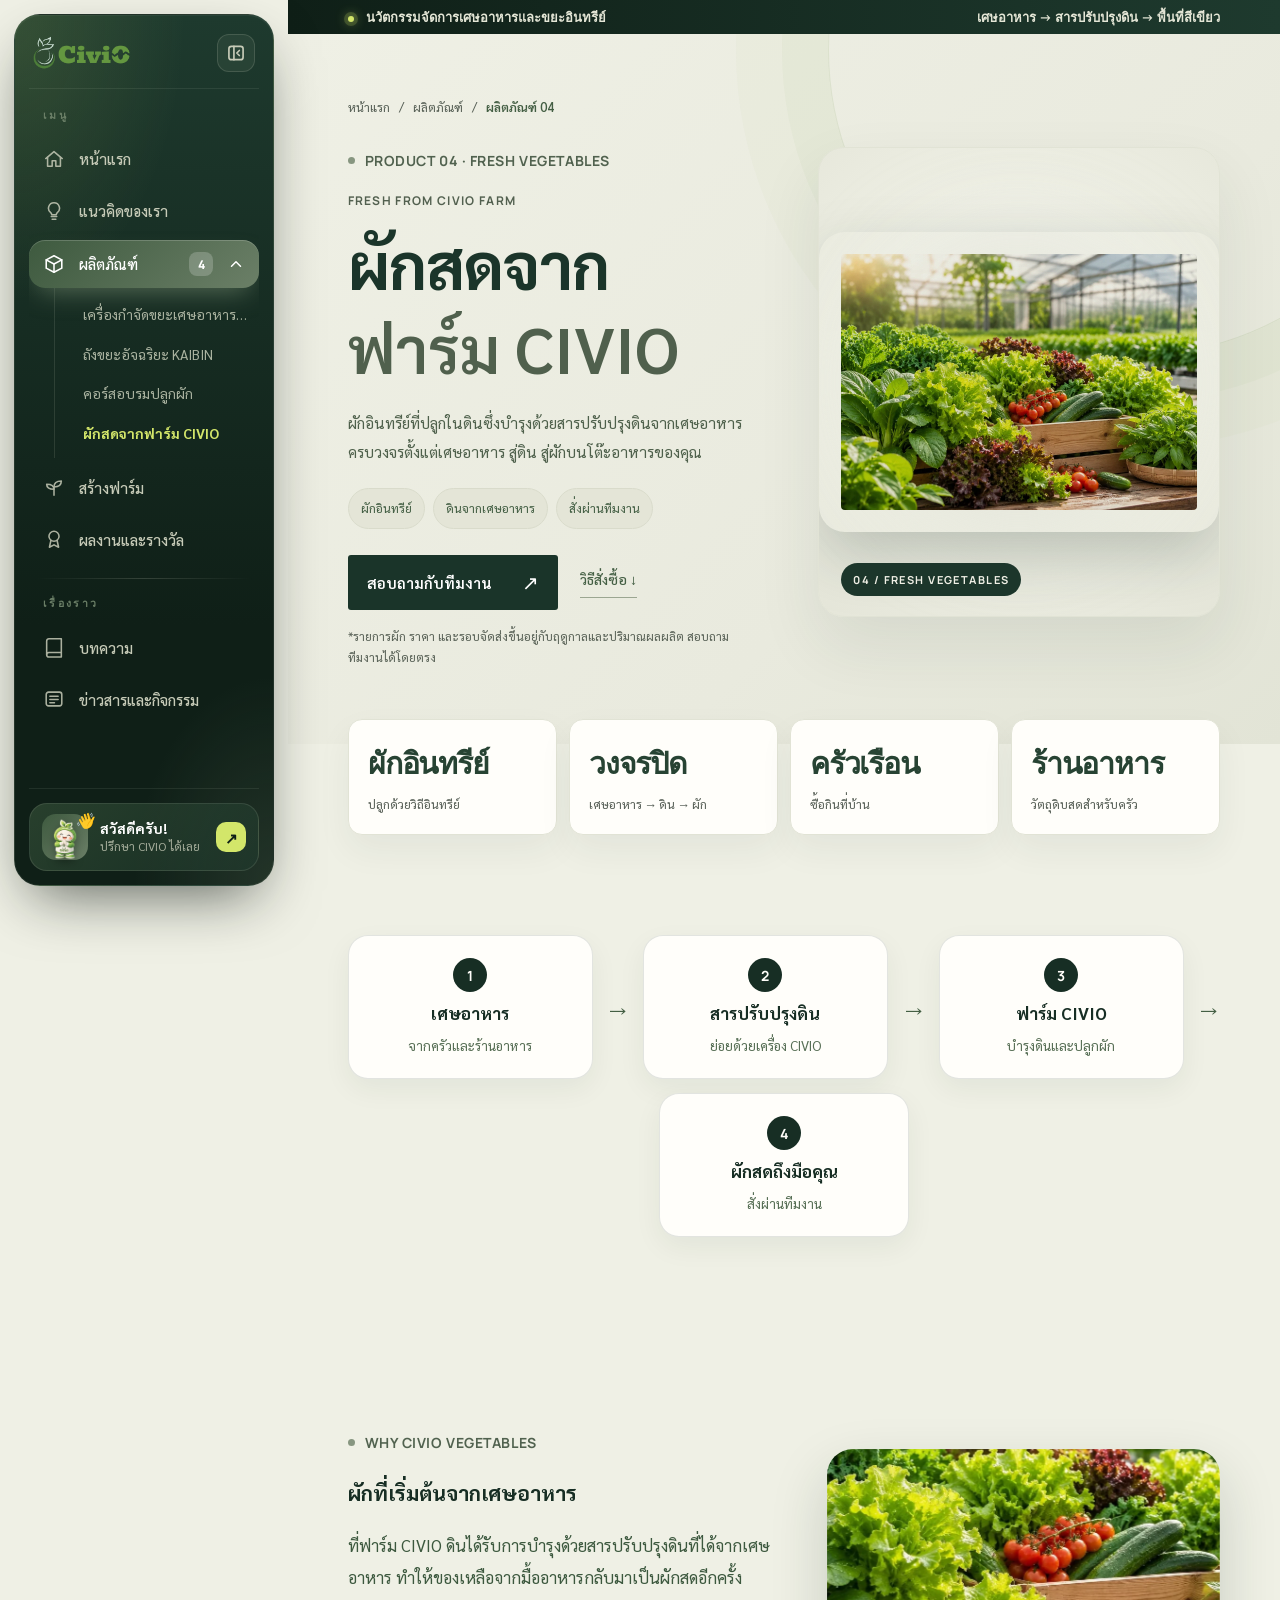
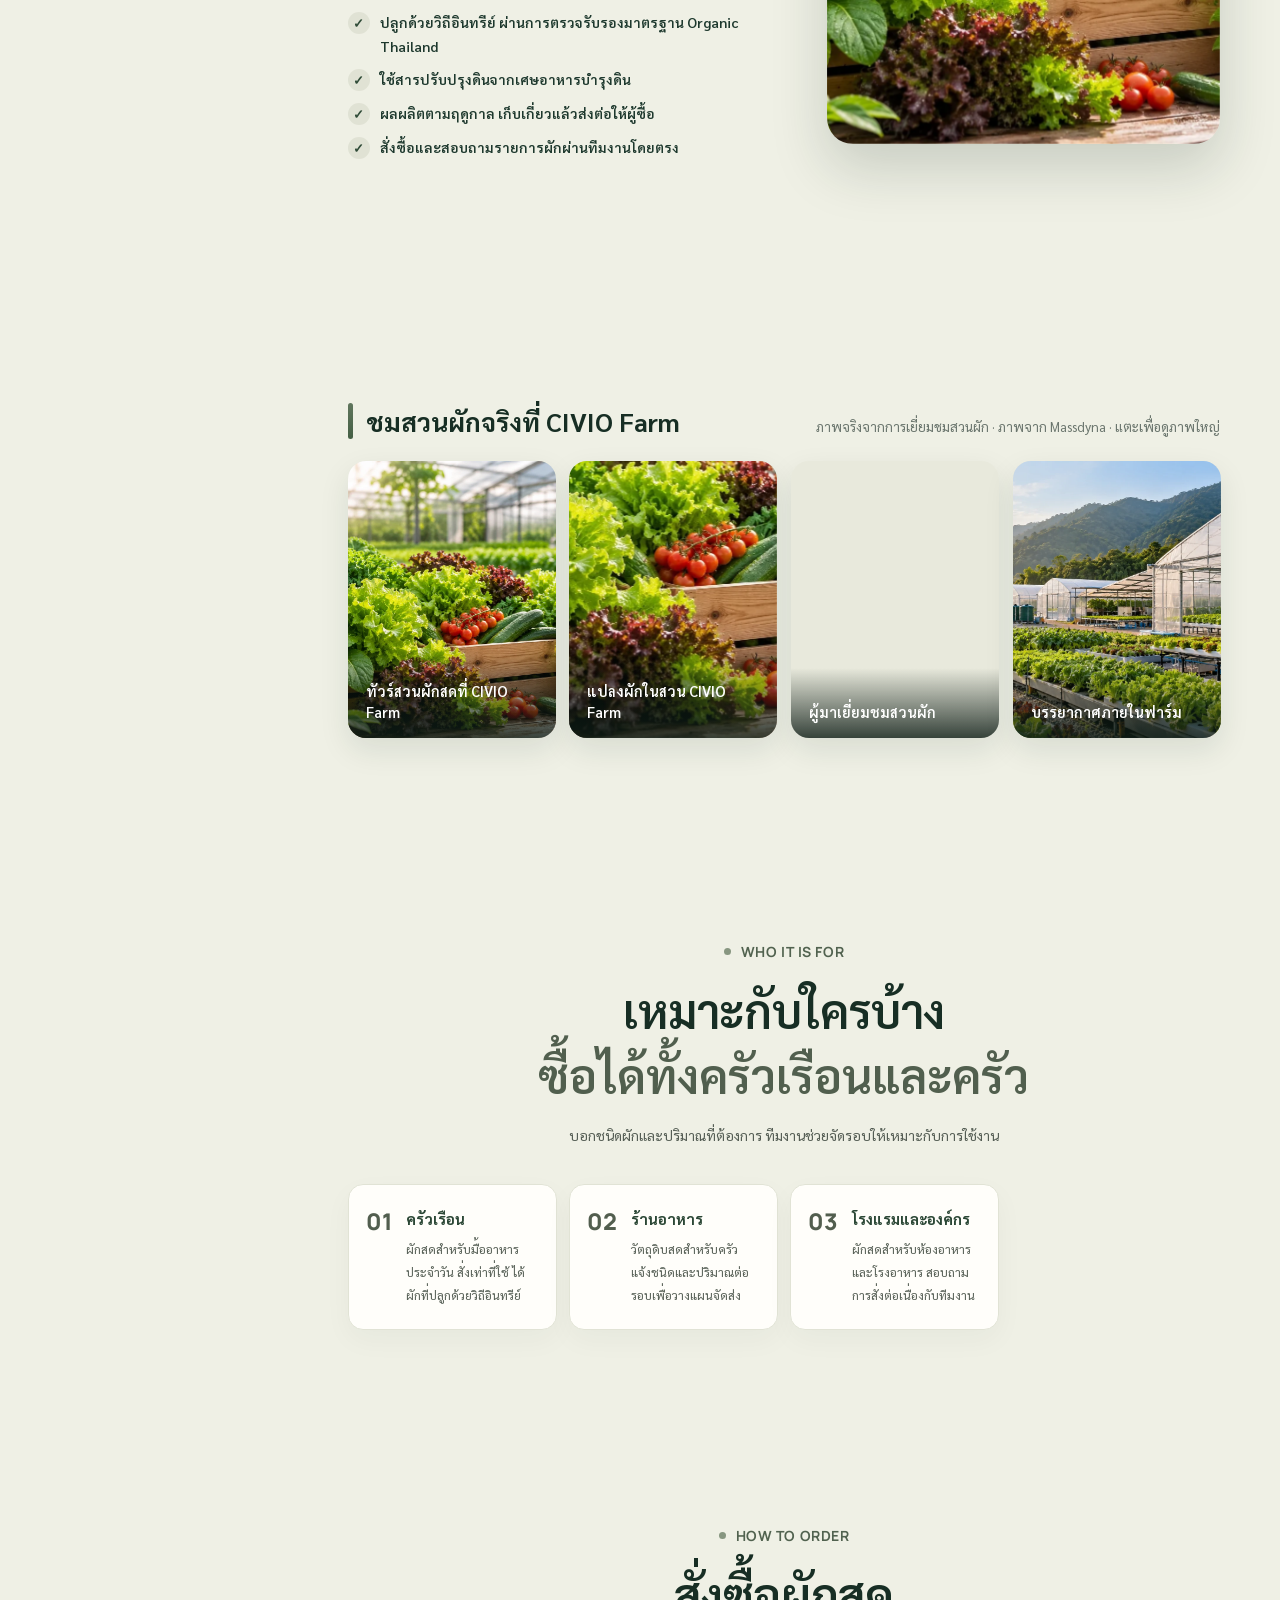
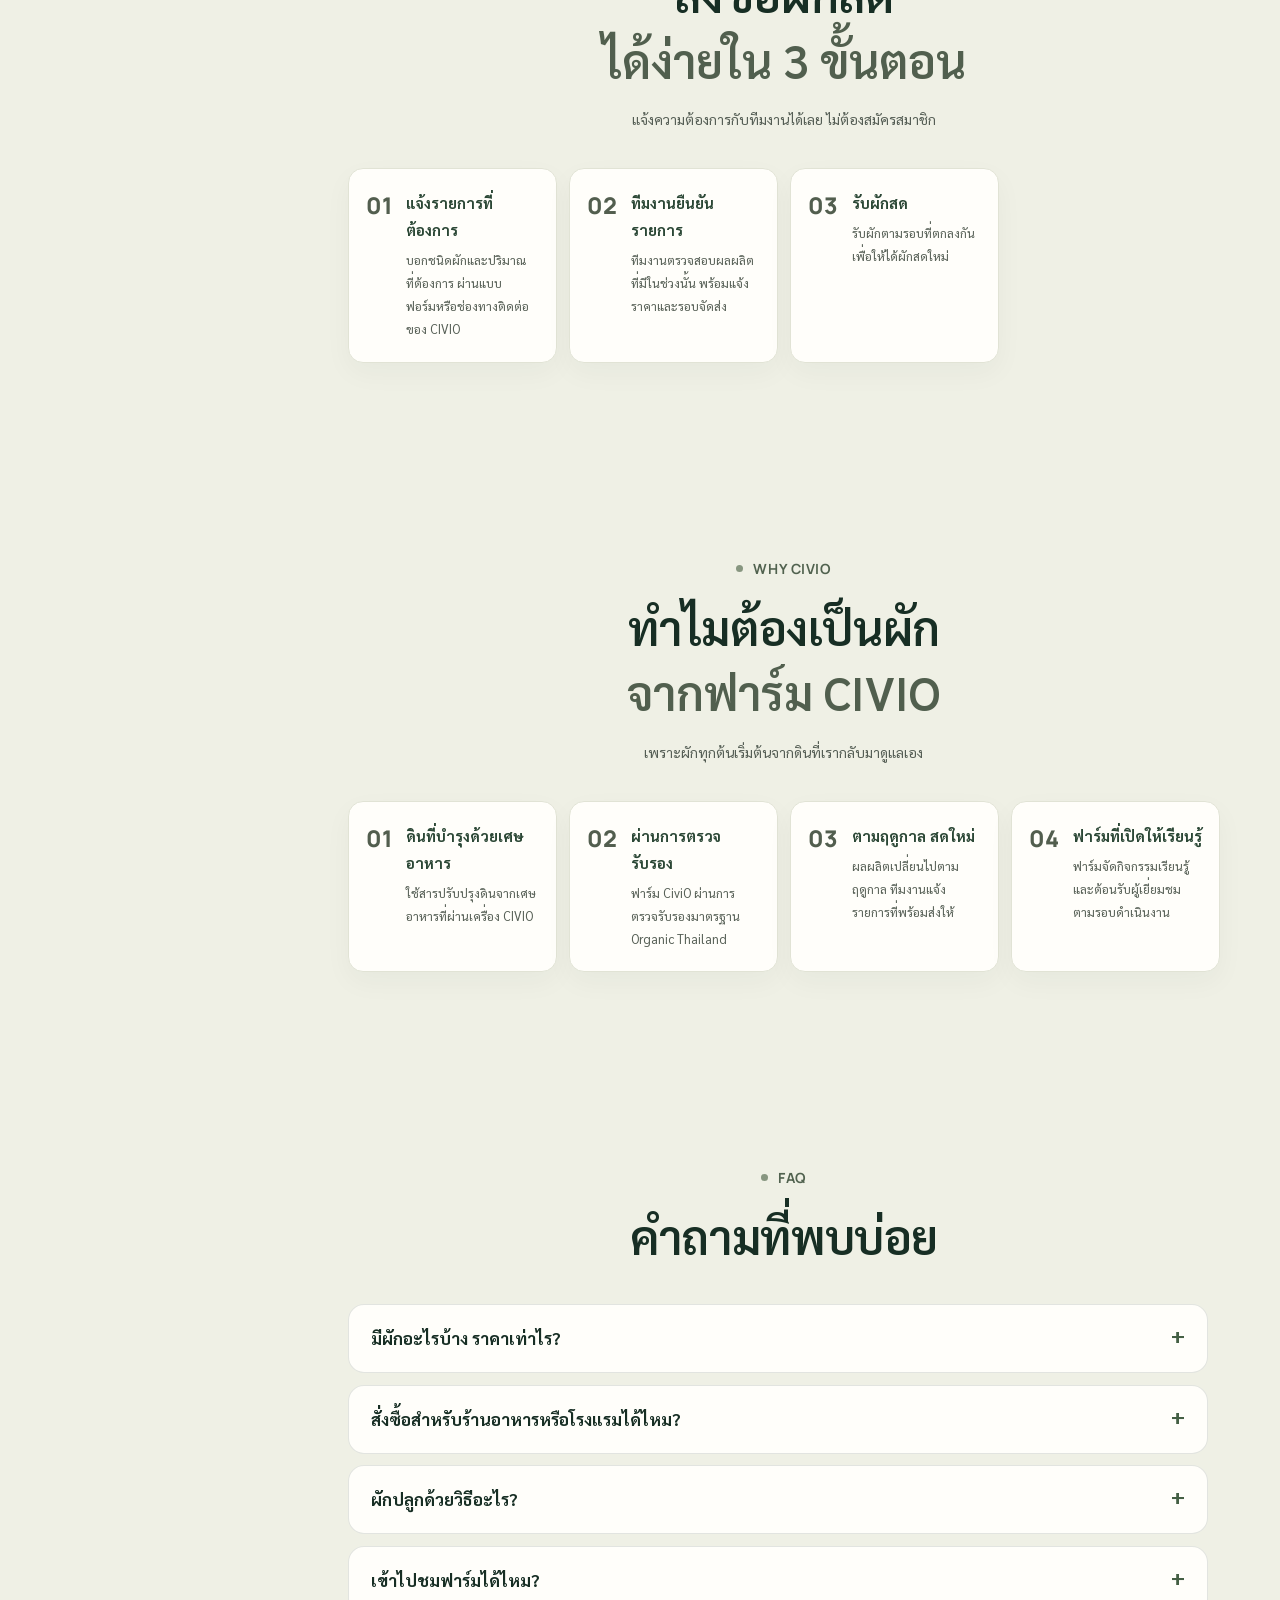
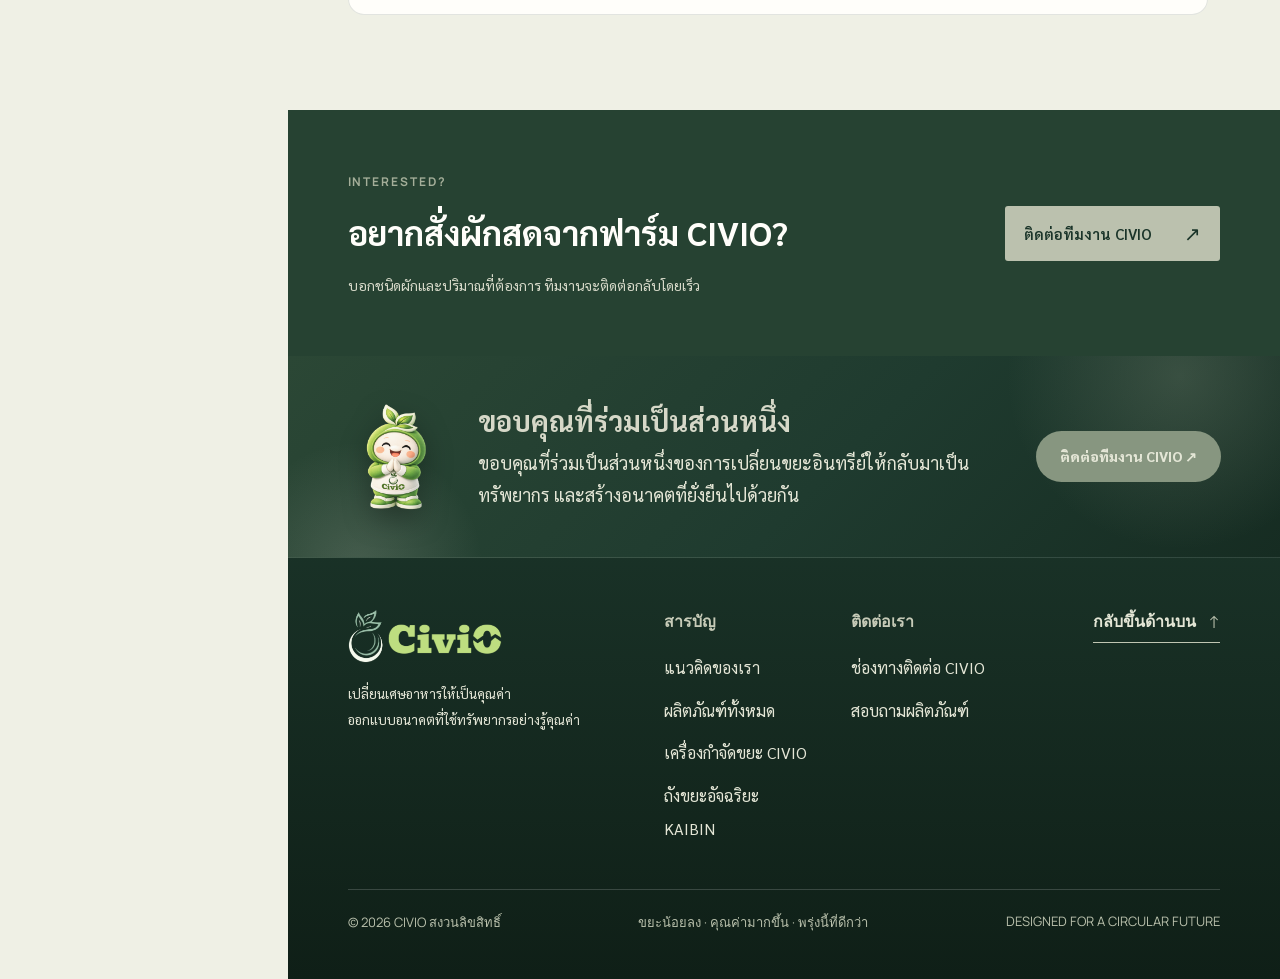
<file: product-vegetables.html>
<!DOCTYPE html>
<html lang="th">
<head>
  <meta charset="UTF-8"><meta name="viewport" content="width=device-width, initial-scale=1.0"><meta name="theme-color" content="#0F1F17">
  <meta name="description" content="ผักอินทรีย์สดจากฟาร์ม CiViO ปลูกในดินที่บำรุงด้วยสารปรับปรุงดินจากเศษอาหาร สั่งซื้อผ่านทีมงานได้">
    <meta name="robots" content="index, follow, max-image-preview:large">
    <link rel="canonical" href="https://civiothailand.github.io/CiViOWebsites/product-vegetables.html">
    <meta property="og:site_name" content="CiViO Thailand">
    <meta property="og:locale" content="th_TH">
    <meta property="og:title" content="ผักสดจากฟาร์ม CIVIO | CiViO Thailand">
    <meta property="og:description" content="ผักอินทรีย์สดจากฟาร์ม CiViO ปลูกในดินที่บำรุงด้วยสารปรับปรุงดินจากเศษอาหาร สั่งซื้อผ่านทีมงานได้">
    <meta property="og:type" content="article">
    <meta property="og:url" content="https://civiothailand.github.io/CiViOWebsites/product-vegetables.html">
    <meta name="twitter:card" content="summary_large_image">
    <meta property="og:image" content="https://civiothailand.github.io/CiViOWebsites/assets/images/civio-machine-product.jpg">
    <meta name="twitter:image" content="https://civiothailand.github.io/CiViOWebsites/assets/images/civio-machine-product.jpg">

  <link rel="preconnect" href="https://fonts.googleapis.com"><link rel="preconnect" href="https://fonts.gstatic.com" crossorigin>
  <link href="https://fonts.googleapis.com/css2?family=Sarabun:wght@300;400;500;600;700;800&family=Manrope:wght@400;500;600;700;800&display=swap" rel="stylesheet">
  <link rel="stylesheet" href="assets/css/style.css?v=7">
  <title>ผักสดจากฟาร์ม CIVIO | CiViO Thailand</title>
<link rel="icon" href="favicon.ico?v=6" sizes="any">
<link rel="icon" type="image/png" sizes="32x32" href="assets/images/favicon-32.png?v=6">
<link rel="icon" type="image/png" sizes="192x192" href="assets/images/icon-192.png?v=6">
<link rel="apple-touch-icon" href="assets/images/apple-touch-icon.png?v=6">

<script>document.documentElement.classList.add("fx-loader");setTimeout(function(){document.documentElement.classList.remove("fx-loader")},4000)</script>
<link rel="stylesheet" href="assets/css/effects.css?v=2">
  <link rel="stylesheet" href="assets/css/sidebar.css?v=1">
  <link rel="stylesheet" href="assets/css/motion.css?v=1">
</head>
<body class="product-detail-page" id="top">
  <div class="scroll-progress" aria-hidden="true"><span id="scrollProgress"></span></div>
  <div class="topline"><div class="topline-inner"><span><i class="live-dot"></i> นวัตกรรมจัดการเศษอาหารและขยะอินทรีย์</span><span class="topline-right">เศษอาหาร → สารปรับปรุงดิน → พื้นที่สีเขียว</span></div></div>
  <span id="top"></span>
  <aside class="sb" id="sidebar" aria-label="เมนูหลัก">
    <div class="sb-head">
      <a class="sb-brand" href="index.html" aria-label="CiViO Thailand หน้าแรก"><img class="sb-logo" src="assets/images/civio-logo-sidebar.png" alt="CiViO Thailand" decoding="async"><img class="sb-mark" src="assets/images/civio-mark.png" alt="CiViO" decoding="async"></a>
      <button class="sb-toggle" type="button" aria-label="ย่อเมนู" aria-expanded="true"><svg viewBox="0 0 24 24" fill="none" stroke="currentColor" stroke-width="2" stroke-linecap="round" stroke-linejoin="round" aria-hidden="true"><rect x="3.5" y="4" width="17" height="16" rx="3"/><path d="M9.5 4v16"/><path d="m16 9-3 3 3 3"/></svg></button>
    </div>
    <nav class="sb-nav">
      <span class="sb-label">เมนู</span>
      <a class="sb-link" href="index.html" data-section="top" data-tip="หน้าแรก"><svg class="sb-ico" viewBox="0 0 24 24" aria-hidden="true"><path d="M3 11.5 12 4l9 7.5"/><path d="M5 10v10h5v-6h4v6h5V10"/></svg><span class="sb-text">หน้าแรก</span></a>
      <a class="sb-link" href="index.html#story" data-section="story" data-tip="แนวคิดของเรา"><svg class="sb-ico" viewBox="0 0 24 24" aria-hidden="true"><path d="M9 18h6"/><path d="M10 21h4"/><path d="M12 3a6 6 0 0 0-3.6 10.8c.7.6 1.1 1.4 1.1 2.2h5c0-.8.4-1.6 1.1-2.2A6 6 0 0 0 12 3Z"/></svg><span class="sb-text">แนวคิดของเรา</span></a>
      <div class="sb-group">
        <button class="sb-link sb-parent" type="button" aria-expanded="false" data-tip="ผลิตภัณฑ์"><svg class="sb-ico" viewBox="0 0 24 24" aria-hidden="true"><path d="m3.5 7.5 8.5-4.5 8.5 4.5v9L12 21l-8.5-4.5Z"/><path d="m3.5 7.5 8.5 4.5 8.5-4.5"/><path d="M12 12v9"/></svg><span class="sb-text">ผลิตภัณฑ์</span><span class="sb-badge">4</span><svg class="sb-chev" viewBox="0 0 24 24" aria-hidden="true"><path d="m6 9 6 6 6-6"/></svg></button>
        <div class="sb-sub"><div class="sb-sub-inner"><a href="product-civio.html" data-page="product-civio.html">เครื่องกำจัดขยะเศษอาหาร CIVIO</a><a href="product-kaibin.html" data-page="product-kaibin.html">ถังขยะอัจฉริยะ KAIBIN</a><a href="product-course.html" data-page="product-course.html">คอร์สอบรมปลูกผัก</a><a href="product-vegetables.html" data-page="product-vegetables.html">ผักสดจากฟาร์ม CIVIO</a></div></div>
      </div>
      <a class="sb-link" href="index.html#farm" data-section="farm" data-tip="สร้างฟาร์ม"><svg class="sb-ico" viewBox="0 0 24 24" aria-hidden="true"><path d="M12 21v-9"/><path d="M12 12c0-4 3-6.5 8-6.5 0 4.5-3 6.5-8 6.5Z"/><path d="M12 14.5C12 11 9.5 9 4 9c0 3.8 2.6 5.5 8 5.5Z"/></svg><span class="sb-text">สร้างฟาร์ม</span></a>
      <a class="sb-link" href="index.html#credibility" data-section="credibility" data-tip="ผลงานและรางวัล"><svg class="sb-ico" viewBox="0 0 24 24" aria-hidden="true"><circle cx="12" cy="9" r="5.5"/><path d="m8.6 13.6-1.6 7.4 5-2.6 5 2.6-1.6-7.4"/></svg><span class="sb-text">ผลงานและรางวัล</span></a>
      <div class="sb-divider"></div>
      <span class="sb-label">เรื่องราว</span>
      <a class="sb-link" href="index.html#articles" data-section="articles" data-tip="บทความ"><svg class="sb-ico" viewBox="0 0 24 24" aria-hidden="true"><path d="M4 5.5A2.5 2.5 0 0 1 6.5 3H20v15H6.5A2.5 2.5 0 0 0 4 20.5Z"/><path d="M4 20.5A2.5 2.5 0 0 0 6.5 23H20v-5"/></svg><span class="sb-text">บทความ</span></a>
      <a class="sb-link" href="index.html#real-work" data-section="real-work" data-tip="ข่าวสารและกิจกรรม"><svg class="sb-ico" viewBox="0 0 24 24" aria-hidden="true"><rect x="3.5" y="4.5" width="17" height="15" rx="2.5"/><path d="M7.5 9h9M7.5 12.5h9M7.5 16h5"/></svg><span class="sb-text">ข่าวสารและกิจกรรม</span></a>
    </nav>
    <div class="sb-foot">
      <a class="sb-card" href="index.html#contact" aria-label="ปรึกษา CIVIO">
        <span class="sb-avatar"><img src="assets/images/civio-mascot.png" alt="" width="36" height="42"><i class="sb-hello">👋</i></span>
        <span class="sb-card-text"><b>สวัสดีครับ!</b><small>ปรึกษา CIVIO ได้เลย</small></span>
        <span class="sb-card-go" aria-hidden="true">↗</span>
      </a>
    </div>
  </aside>
  <div class="sb-topbar">
    <a href="index.html" aria-label="CiViO Thailand หน้าแรก"><img class="sb-logo" src="assets/images/civio-logo-sidebar.png" alt="CiViO Thailand" decoding="async"></a>
    <button class="sb-open" type="button" aria-label="เปิดเมนู" aria-expanded="false" aria-controls="sidebar"><svg viewBox="0 0 24 24" fill="none" stroke="currentColor" stroke-width="2" stroke-linecap="round" aria-hidden="true"><path d="M4 7h16M4 12h16M4 17h10"/></svg></button>
  </div>
  <div class="sb-backdrop" aria-hidden="true"></div>
  <main>
    <section class="product-detail-hero product-detail-civio product-detail-farm">
      <div class="product-detail-hero-inner page-width">
        <div class="product-detail-copy reveal">
          <div class="detail-breadcrumb"><a href="index.html">หน้าแรก</a><span>/</span><a href="index.html#products">ผลิตภัณฑ์</a><span>/</span><b>ผลิตภัณฑ์ 04</b></div>
          <div class="eyebrow"><span></span> PRODUCT 04 · FRESH VEGETABLES</div>
          <p class="detail-overline">FRESH FROM CIVIO FARM</p>
          <h1>ผักสดจาก<br><em>ฟาร์ม CIVIO</em></h1>
          <p class="detail-lead">ผักอินทรีย์ที่ปลูกในดินซึ่งบำรุงด้วยสารปรับปรุงดินจากเศษอาหาร ครบวงจรตั้งแต่เศษอาหาร สู่ดิน สู่ผักบนโต๊ะอาหารของคุณ</p>
          <div class="detail-chip-row"><span>ผักอินทรีย์</span><span>ดินจากเศษอาหาร</span><span>สั่งผ่านทีมงาน</span></div>
          <div class="detail-actions"><a class="btn btn-forest" href="index.html#contact">สอบถามกับทีมงาน <span>↗</span></a><a class="btn-link" href="#how-to-order">วิธีสั่งซื้อ ↓</a></div>
          <small class="detail-disclaimer">*รายการผัก ราคา และรอบจัดส่งขึ้นอยู่กับฤดูกาลและปริมาณผลผลิต สอบถามทีมงานได้โดยตรง</small>
        </div>
        <div class="product-detail-hero-visual reveal reveal-delay"><div class="detail-image-glow"></div><img src="assets/images/organic-vegetables-farm.webp" alt="ผักสดจากฟาร์ม CIVIO" fetchpriority="high" decoding="async"><span class="detail-image-index">04 / FRESH VEGETABLES</span></div>
      </div>
    </section>
    <section class="detail-stat-section page-width"><div class="detail-stat-card"><strong>ผักอินทรีย์</strong><span>ปลูกด้วยวิถีอินทรีย์</span></div><div class="detail-stat-card"><strong>วงจรปิด</strong><span>เศษอาหาร → ดิน → ผัก</span></div><div class="detail-stat-card"><strong>ครัวเรือน</strong><span>ซื้อกินที่บ้าน</span></div><div class="detail-stat-card"><strong>ร้านอาหาร</strong><span>วัตถุดิบสดสำหรับครัว</span></div></section>
    <section class="detail-section page-width"><div class="flow-row"><div class="flow-node reveal"><span>1</span><b>เศษอาหาร</b><small>จากครัวและร้านอาหาร</small></div><div class="flow-arrow" aria-hidden="true">→</div><div class="flow-node reveal"><span>2</span><b>สารปรับปรุงดิน</b><small>ย่อยด้วยเครื่อง CIVIO</small></div><div class="flow-arrow" aria-hidden="true">→</div><div class="flow-node reveal"><span>3</span><b>ฟาร์ม CIVIO</b><small>บำรุงดินและปลูกผัก</small></div><div class="flow-arrow" aria-hidden="true">→</div><div class="flow-node reveal"><span>4</span><b>ผักสดถึงมือคุณ</b><small>สั่งผ่านทีมงาน</small></div></div></section>

    <section class="detail-section page-width">
      <div class="split-feature">
        <div class="split-copy reveal"><div class="eyebrow"><span></span> WHY CIVIO VEGETABLES</div><h2>ผักที่เริ่มต้นจากเศษอาหาร</h2><p>ที่ฟาร์ม CIVIO ดินได้รับการบำรุงด้วยสารปรับปรุงดินที่ได้จากเศษอาหาร ทำให้ของเหลือจากมื้ออาหารกลับมาเป็นผักสดอีกครั้ง</p><ul class="check-list"><li>ปลูกด้วยวิถีอินทรีย์ ผ่านการตรวจรับรองมาตรฐาน Organic Thailand</li><li>ใช้สารปรับปรุงดินจากเศษอาหารบำรุงดิน</li><li>ผลผลิตตามฤดูกาล เก็บเกี่ยวแล้วส่งต่อให้ผู้ซื้อ</li><li>สั่งซื้อและสอบถามรายการผักผ่านทีมงานโดยตรง</li></ul></div>
        <figure class="split-figure reveal reveal-delay"><img src="assets/images/vegetable-farm-natural.webp" alt="แปลงผักอินทรีย์" loading="lazy" decoding="async"></figure>
      </div>
    </section>

    <section class="detail-section page-width page-gallery">
      <div class="nx-gallery"><div class="nx-gallery-head"><b>ชมสวนผักจริงที่ CIVIO Farm</b><span>ภาพจริงจากการเยี่ยมชมสวนผัก · ภาพจาก Massdyna · แตะเพื่อดูภาพใหญ่</span></div><div class="nx-gallery-grid is-portrait"><figure class="nx-shot"><img src="https://massdyna.com/wp-content/uploads/2024/05/S__811011_0-600x800.jpg" alt="ทัวร์สวนผักสดที่ CIVIO Farm" referrerpolicy="no-referrer" onerror="this.onerror=null;this.src='assets/images/organic-vegetables-farm.webp'" loading="lazy" decoding="async"><figcaption>ทัวร์สวนผักสดที่ CIVIO Farm</figcaption></figure><figure class="nx-shot"><img src="https://massdyna.com/wp-content/uploads/2025/02/441867841_361764680256469_5389900946698842697_n-300x400.jpg" alt="แปลงผักในสวน CIVIO Farm" referrerpolicy="no-referrer" onerror="this.onerror=null;this.src='assets/images/vegetable-farm-natural.webp'" loading="lazy" decoding="async"><figcaption>แปลงผักในสวน CIVIO Farm</figcaption></figure><figure class="nx-shot"><img src="https://massdyna.com/wp-content/uploads/2025/02/445459196_361759350257002_1979524119061546878_n-300x400.jpg" alt="ผู้มาเยี่ยมชมสวนผัก" referrerpolicy="no-referrer" onerror="this.onerror=null;this.src='assets/images/farm-greenhouse.webp'" loading="lazy" decoding="async"><figcaption>ผู้มาเยี่ยมชมสวนผัก</figcaption></figure><figure class="nx-shot"><img src="https://massdyna.com/wp-content/uploads/2024/05/S__811014_0-300x400.jpg" alt="บรรยากาศภายในฟาร์ม" referrerpolicy="no-referrer" onerror="this.onerror=null;this.src='assets/images/greenhouse-valley.webp'" loading="lazy" decoding="async"><figcaption>บรรยากาศภายในฟาร์ม</figcaption></figure></div></div>
    </section>

    <section class="detail-section page-width" id="who">
      <div class="detail-section-heading reveal"><div class="eyebrow"><span></span> WHO IT IS FOR</div><h2>เหมาะกับใครบ้าง<br><em>ซื้อได้ทั้งครัวเรือนและครัว</em></h2><p>บอกชนิดผักและปริมาณที่ต้องการ ทีมงานช่วยจัดรอบให้เหมาะกับการใช้งาน</p></div>
      <div class="detail-steps-grid"><article class="detail-step reveal"><span>01</span><div><b>ครัวเรือน</b><p>ผักสดสำหรับมื้ออาหารประจำวัน สั่งเท่าที่ใช้ ได้ผักที่ปลูกด้วยวิถีอินทรีย์</p></div></article><article class="detail-step reveal"><span>02</span><div><b>ร้านอาหาร</b><p>วัตถุดิบสดสำหรับครัว แจ้งชนิดและปริมาณต่อรอบเพื่อวางแผนจัดส่ง</p></div></article><article class="detail-step reveal"><span>03</span><div><b>โรงแรมและองค์กร</b><p>ผักสดสำหรับห้องอาหารและโรงอาหาร สอบถามการสั่งต่อเนื่องกับทีมงาน</p></div></article></div>
    </section>

    <section class="detail-section page-width" id="how-to-order">
      <div class="detail-section-heading reveal"><div class="eyebrow"><span></span> HOW TO ORDER</div><h2>สั่งซื้อผักสด<br><em>ได้ง่ายใน 3 ขั้นตอน</em></h2><p>แจ้งความต้องการกับทีมงานได้เลย ไม่ต้องสมัครสมาชิก</p></div>
      <div class="detail-steps-grid"><article class="detail-step reveal"><span>01</span><div><b>แจ้งรายการที่ต้องการ</b><p>บอกชนิดผักและปริมาณที่ต้องการ ผ่านแบบฟอร์มหรือช่องทางติดต่อของ CIVIO</p></div></article><article class="detail-step reveal"><span>02</span><div><b>ทีมงานยืนยันรายการ</b><p>ทีมงานตรวจสอบผลผลิตที่มีในช่วงนั้น พร้อมแจ้งราคาและรอบจัดส่ง</p></div></article><article class="detail-step reveal"><span>03</span><div><b>รับผักสด</b><p>รับผักตามรอบที่ตกลงกัน เพื่อให้ได้ผักสดใหม่</p></div></article></div>
    </section>

    <section class="detail-section page-width" id="why">
      <div class="detail-section-heading reveal"><div class="eyebrow"><span></span> WHY CIVIO</div><h2>ทำไมต้องเป็นผัก<br><em>จากฟาร์ม CIVIO</em></h2><p>เพราะผักทุกต้นเริ่มต้นจากดินที่เรากลับมาดูแลเอง</p></div>
      <div class="detail-steps-grid"><article class="detail-step reveal"><span>01</span><div><b>ดินที่บำรุงด้วยเศษอาหาร</b><p>ใช้สารปรับปรุงดินจากเศษอาหารที่ผ่านเครื่อง CIVIO</p></div></article><article class="detail-step reveal"><span>02</span><div><b>ผ่านการตรวจรับรอง</b><p>ฟาร์ม CiviO ผ่านการตรวจรับรองมาตรฐาน Organic Thailand</p></div></article><article class="detail-step reveal"><span>03</span><div><b>ตามฤดูกาล สดใหม่</b><p>ผลผลิตเปลี่ยนไปตามฤดูกาล ทีมงานแจ้งรายการที่พร้อมส่งให้</p></div></article><article class="detail-step reveal"><span>04</span><div><b>ฟาร์มที่เปิดให้เรียนรู้</b><p>ฟาร์มจัดกิจกรรมเรียนรู้และต้อนรับผู้เยี่ยมชมตามรอบดำเนินงาน</p></div></article></div>
    </section>

    <section class="detail-section page-width">
      <div class="detail-section-heading reveal"><div class="eyebrow"><span></span> FAQ</div><h2>คำถามที่พบบ่อย</h2></div>
      <div class="faq-list"><details class="faq-item reveal"><summary>มีผักอะไรบ้าง ราคาเท่าไร?</summary><p>รายการผักและราคาเปลี่ยนไปตามฤดูกาลและปริมาณผลผลิต แจ้งความต้องการกับทีมงานเพื่อรับรายการล่าสุด</p></details><details class="faq-item reveal"><summary>สั่งซื้อสำหรับร้านอาหารหรือโรงแรมได้ไหม?</summary><p>ได้ แจ้งชนิดผักและปริมาณที่ต้องการต่อรอบ ทีมงานจะประสานรอบจัดส่งให้เหมาะกับครัว</p></details><details class="faq-item reveal"><summary>ผักปลูกด้วยวิธีอะไร?</summary><p>ปลูกในดินที่บำรุงด้วยสารปรับปรุงดินจากเศษอาหาร ฟาร์ม CiviO ผ่านการตรวจรับรองมาตรฐาน Organic Thailand</p></details><details class="faq-item reveal"><summary>เข้าไปชมฟาร์มได้ไหม?</summary><p>ฟาร์มต้อนรับผู้เยี่ยมชมและจัดกิจกรรมเรียนรู้ตามรอบดำเนินงาน กรุณานัดหมายกับทีมงานก่อนเดินทาง</p></details></div>
    </section>
    <section class="detail-final-cta"><div class="page-width"><div><span>INTERESTED?</span><h2>อยากสั่งผักสดจากฟาร์ม CIVIO?</h2><p>บอกชนิดผักและปริมาณที่ต้องการ ทีมงานจะติดต่อกลับโดยเร็ว</p></div><a class="btn btn-lime" href="index.html#contact">ติดต่อทีมงาน CIVIO <span>↗</span></a></div></section>
  </main>
  <footer class="footer product-detail-footer">
<div class="thanks-band"><div class="thanks-inner page-width"><span class="thanks-mascot" aria-hidden="true"><img src="assets/images/civio-mascot.png" alt="" width="96" height="113" loading="lazy" decoding="async"></span><div class="thanks-copy"><b>ขอบคุณที่ร่วมเป็นส่วนหนึ่ง</b><p>ขอบคุณที่ร่วมเป็นส่วนหนึ่งของการเปลี่ยนขยะอินทรีย์ให้กลับมาเป็นทรัพยากร และสร้างอนาคตที่ยั่งยืนไปด้วยกัน</p></div><a class="thanks-link" href="index.html#contact">ติดต่อทีมงาน CIVIO <span>↗</span></a></div></div>
<div class="footer-main page-width">
      <div class="footer-brand"><a class="brand brand-footer" href="index.html"><img src="assets/images/civio-logo-light.png" alt="CiViO Thailand" class="brand-logo" decoding="async"></a><p>เปลี่ยนเศษอาหารให้เป็นคุณค่า<br>ออกแบบอนาคตที่ใช้ทรัพยากรอย่างรู้คุณค่า</p></div>
      <div class="footer-col"><span>สารบัญ</span><a href="index.html#story">แนวคิดของเรา</a><a href="index.html#products">ผลิตภัณฑ์ทั้งหมด</a><a href="product-civio.html">เครื่องกำจัดขยะ CIVIO</a><a href="product-kaibin.html">ถังขยะอัจฉริยะ KAIBIN</a></div>
      <div class="footer-col"><span>ติดต่อเรา</span><a href="index.html#contact">ช่องทางติดต่อ CIVIO</a><a href="index.html#contact">สอบถามผลิตภัณฑ์</a></div>
      <a class="back-top" href="#top">กลับขึ้นด้านบน <b>↑</b></a>
    </div><div class="footer-bottom page-width"><span>© <span id="currentYear"></span> CIVIO สงวนลิขสิทธิ์</span><span>ขยะน้อยลง · คุณค่ามากขึ้น · พรุ่งนี้ที่ดีกว่า</span><span>DESIGNED FOR A CIRCULAR FUTURE</span></div></footer>
  <script src="assets/js/main.js?v=6"></script>
<script src="assets/js/sidebar.js?v=1" defer></script>
  <script src="assets/js/motion.js?v=1" defer></script>
  <script src="assets/js/effects.js?v=2" defer></script>
</body></html>
</file>
<file: assets/css/style.css>
@charset "UTF-8";
:root{
 --forest:#1a3429;--forest-2:#264232;--forest-3:#37533b;--lime:#bbc1ae;--lime-2:#a0ab96;
 --cream:#eeeee4;--paper:#e7e8db;--white:#fffefa;--ink:#10241a;--muted:#4a5a4d;--line:rgba(26,52,41,.16);
 --thai:'Sarabun',sans-serif;--latin:'Manrope',sans-serif;--page:1200px;
}
*{box-sizing:border-box}
html{scroll-behavior:smooth;scroll-padding-top:100px}
body{margin:0;background:var(--cream);color:var(--ink);font-family:var(--thai);font-size:16px;line-height:1.7;-webkit-font-smoothing:antialiased}
img{display:block;max-width:100%;width:100%;height:100%;object-fit:cover}
a{color:inherit;text-decoration:none}
button,input,textarea,select{font:inherit}
button,a{-webkit-tap-highlight-color:transparent}
::selection{background:var(--lime);color:var(--forest)}
.page-width{width:min(var(--page),88%);margin-inline:auto}
.section-space{padding:112px 0}
.scroll-progress{position:fixed;z-index:100;left:0;top:0;width:100%;height:3px;background:transparent}
.scroll-progress span{display:block;width:0;height:100%;background:var(--lime);transition:width .08s linear}
.topline{background:var(--forest);color:#e8e9db;font:12px var(--latin);letter-spacing:.14em}
.topline-inner{height:31px;width:min(var(--page),88%);margin:auto;display:flex;align-items:center;justify-content:space-between}
.live-dot{display:inline-block;width:6px;height:6px;border-radius:50%;background:var(--lime);margin-right:9px;box-shadow:0 0 0 4px #d9ef7925}
.topline-right{color:#cacdbb}
.header{height:82px;position:sticky;top:0;z-index:50;background:rgba(238,238,228,.94);backdrop-filter:blur(14px);border-bottom:1px solid rgba(26,52,41,.08)}
.header-inner{height:100%;width:min(var(--page),88%);margin:auto;display:flex;align-items:center;justify-content:space-between}
.brand{display:flex;align-items:center;gap:10px;color:var(--forest)}
.brand-symbol{width:42px;height:42px;object-fit:contain}
.brand-name{font:800 26px/1 var(--latin);letter-spacing:.095em;display:flex;flex-direction:column}
.brand-name small{font:700 11px/1.5 var(--latin);letter-spacing:.19em;margin-top:6px;color:#545e56}
.main-nav{height:100%;display:flex;align-items:center;gap:34px;font-size:15px;font-weight:500}
.main-nav>a:not(.nav-contact){position:relative;padding:8px 0}
.main-nav>a:not(.nav-contact)::after{content:"";position:absolute;left:0;bottom:1px;width:0;height:1px;background:var(--forest);transition:width .25s}
.main-nav>a:not(.nav-contact):hover::after{width:100%}
.nav-contact{background:var(--forest);color:white;padding:13px 18px;border-radius:3px}
.nav-contact b{color:var(--lime);font:18px var(--latin);margin-left:14px}
.menu-toggle{display:none}
.hero{min-height:720px;height:min(820px,calc(100vh - 113px));position:relative;background:var(--forest);color:white;overflow:hidden}
.hero-image{position:absolute;inset:0 0 0 25%;background:url('../images/circular-garden-concept.webp') center 55%/cover;transform:scale(1.02);animation:slowZoom 20s ease-in-out infinite alternate}
.hero-tint{position:absolute;inset:0;background:linear-gradient(90deg,rgba(18,36,28,.98) 0%,rgba(21,42,32,.92) 34%,rgba(23,45,35,.51) 68%,rgba(23,45,35,.12) 100%),linear-gradient(0deg,rgba(14,29,21,.56),transparent 34%)}
.hero-content{height:100%;position:relative;z-index:1;display:flex;align-items:center;justify-content:space-between;padding-top:30px;padding-bottom:90px}
.hero-copy{max-width:710px;padding-top:12px}
.eyebrow{display:flex;align-items:center;gap:10px;font:700 12px var(--latin);letter-spacing:.17em;color:#51624f;margin-bottom:22px}
.eyebrow>span{display:block;width:7px;height:7px;background:#879680;border-radius:50%}
.eyebrow-light{color:#dfe0d2}
.hero-overline,.promise-kicker,.farm-overline{font:700 12.5px var(--latin);letter-spacing:.16em;color:var(--lime)}
.hero h1{font-size:clamp(48px,6vw,78px);line-height:1.19;font-weight:600;letter-spacing:-.045em;margin:16px 0 22px}
.hero h1 em,.promise h2 em,.manifesto h2 em,.section-header h2 em,.farm-copy h2 em,.contact-copy h2 em,.belief h2 em{font-style:normal;color:#8f9d87}
.hero-description{max-width:560px;color:#dcdecf;font-size:15.5px;line-height:2}
.hero-actions{display:flex;align-items:center;gap:28px;margin-top:32px}
.btn{display:inline-flex;align-items:center;justify-content:space-between;gap:30px;min-width:190px;padding:14px 19px;border:0;border-radius:3px;font-size:15px;font-weight:600;transition:transform .24s,background .24s;cursor:pointer}
.btn:hover{transform:translateY(-3px)}
.btn span{font:20px var(--latin)}
.btn-lime{background:var(--lime);color:var(--forest)}
.btn-white{background:var(--white);color:var(--forest)}
.btn-forest{background:var(--forest);color:white}
.btn-link{font-size:14px;font-weight:500}
.btn-link span{margin-left:10px;font:18px var(--latin)}
.btn-link-light{color:white}
.btn-link-light span{color:var(--lime)}
.hero-footnote{display:flex;align-items:center;gap:12px;margin-top:58px;color:#cdd1bf;font:11px var(--latin);letter-spacing:.15em}
.hero-footnote .line{width:37px;height:1px;background:var(--lime)}
.hero-side{align-self:center;margin-top:170px;text-align:center}
.hero-orbit{width:150px;height:150px;border:1px solid #ffffffa8;border-radius:50%;display:flex;flex-direction:column;align-items:center;justify-content:center;transform:rotate(8deg);background:#ffffff0a;backdrop-filter:blur(4px)}
.hero-orbit>span{font:700 53px/.95 var(--latin);color:var(--lime)}
.hero-orbit>small{font:700 12px var(--latin);letter-spacing:.2em;color:white;margin:5px}
.hero-orbit>i{font:11px/1.5 var(--latin);font-style:normal;letter-spacing:.09em;color:#dfe1d2;margin-top:9px}
.hero-side>p{font-size:12px;max-width:165px;color:#dadccc;line-height:1.6;margin:12px auto}
.hero-bottom{position:absolute;left:6%;right:6%;bottom:0;height:49px;border-top:1px solid #ffffff3d;z-index:3;display:flex;justify-content:space-between;align-items:center;font:11px var(--latin);letter-spacing:.15em;color:#d9dbcb}
.hero-bottom a b{font:16px var(--latin);color:var(--lime);margin-left:9px}
.manifesto{width:min(var(--page),88%);margin:auto;display:grid;grid-template-columns:.55fr 1.25fr 1fr;gap:44px;align-items:start}
.manifesto-aside{display:flex;align-items:center;gap:14px;padding-top:8px;color:#505f4e;font:700 11px var(--latin);letter-spacing:.15em}
.section-number{width:34px;height:34px;border:1px solid #697e66;border-radius:50%;display:grid;place-items:center;font:12.5px var(--latin)}
.manifesto-content h2,.section-header h2,.contact-copy h2{font-size:clamp(34px,4.2vw,53px);line-height:1.35;color:var(--forest);font-weight:500;letter-spacing:-.04em;margin:0 0 22px}
.manifesto-content h2 em,.section-header h2 em,.contact-copy h2 em{color:#51624f}
.manifesto-lead{font-size:17px;line-height:1.85;font-weight:500}
.body-copy{font-size:15px;line-height:2;color:var(--muted);margin:15px 0 24px}
.under-link{display:inline-flex;align-items:center;gap:26px;padding-bottom:8px;border-bottom:1px solid var(--forest);font-size:14px;font-weight:600}
.under-link span{font:17px var(--latin)}
.manifesto-image{height:370px;position:relative;margin-top:38px}
.manifesto-image img{object-position:60% center}
.image-credit{position:absolute;bottom:0;left:0;background:var(--forest);color:#e5e6d9;padding:10px 14px;font:11px var(--latin);letter-spacing:.13em}
.promise{position:relative;overflow:hidden;background:#1a3228;color:white}
.promise-background{position:absolute;inset:0;background:radial-gradient(circle at 72% 28%,rgba(127,144,121,.24),transparent 34%),linear-gradient(135deg,#1a3429,#13261d 72%);opacity:1}
.promise-overlay{position:absolute;inset:0;background:linear-gradient(90deg,rgba(21,41,32,.98),rgba(23,45,35,.88) 55%,rgba(23,45,35,.64))}
.promise-inner{position:relative;z-index:1;min-height:630px;display:grid;grid-template-columns:1fr .83fr;gap:7%;align-items:center;padding-top:85px;padding-bottom:85px}
.promise-copy{max-width:590px}
.promise-kicker{margin-top:33px}
.promise h2{font-size:clamp(44px,5.3vw,69px);font-weight:500;line-height:1.27;letter-spacing:-.045em;margin:13px 0 22px}
.promise h2 em{color:var(--lime)}
.promise-copy>p:not(.promise-kicker){color:#dcdecf;font-size:15.5px;line-height:2;max-width:530px}
.promise-benefits{display:grid;gap:9px;margin:25px 0 30px;font-size:14px;color:#e5e6d8}
.promise-benefits b{display:inline-grid;place-items:center;width:19px;height:19px;border-radius:50%;background:#bbc1ae;color:var(--forest);font:700 13.5px var(--latin);margin-right:9px}
.promise-copy>small{display:block;max-width:510px;margin-top:18px;color:#ced1c0;font-size:12px;line-height:1.8}
.promise-visual{position:relative;max-width:470px;justify-self:end;width:100%}
.promise-photo-frame{height:415px;border:1px solid #ffffff54;padding:10px;transform:rotate(2deg)}
.promise-photo-frame img{object-position:63% center}
.promise-sticker{position:absolute;left:-43px;bottom:25px;width:135px;height:135px;background:var(--lime);color:var(--forest);border-radius:50%;display:flex;flex-direction:column;align-items:center;justify-content:center;box-shadow:0 10px 35px #0003}
.promise-sticker strong{font:800 54px/.9 var(--latin)}
.promise-sticker span{font:700 12px var(--latin);letter-spacing:.18em;margin-top:4px}
.promise-sticker i{font:11px/1.4 var(--latin);font-style:normal;text-align:center;margin-top:8px;letter-spacing:.08em}
.product-section{background:var(--paper)}
.section-header{display:flex;justify-content:space-between;align-items:end;gap:50px;margin-bottom:45px}
.section-header>div{max-width:700px}
.section-header h2{margin:0}
.section-header>p{max-width:360px;color:var(--muted);font-size:15px;line-height:2;margin:0 0 7px}
.product-showcase{display:grid;gap:22px}
.featured-product{display:grid;grid-template-columns:1.05fr 1fr;background:var(--white);min-height:475px;box-shadow:0 14px 45px #1d38250b}
.featured-product-image{position:relative;min-height:475px;background:linear-gradient(145deg,#e2e4d6,#f0f0e6);overflow:hidden;padding:34px}
.featured-product-image img{object-fit:contain;mix-blend-mode:multiply;transition:transform .55s}
.featured-product:hover .featured-product-image img{transform:scale(1.045)}
.featured-product-image img.image-fallback{object-fit:cover;mix-blend-mode:normal}
.image-label{position:absolute;left:21px;top:21px;background:var(--lime);color:var(--forest);padding:7px 10px;font:700 11px var(--latin);letter-spacing:.12em}
.image-index{position:absolute;right:24px;bottom:12px;font:800 43px var(--latin);color:#163b2d55}
.featured-product-info{padding:48px 7% 35px;align-self:center}
.product-meta{font:700 11px var(--latin);letter-spacing:.16em;color:#4f5f4c}
.featured-product-info h3{font-size:clamp(31px,3.2vw,45px);font-weight:500;color:var(--forest);line-height:1.35;letter-spacing:-.035em;margin:17px 0}
.featured-product-info h3 em{font-style:normal;color:#51624f}
.featured-product-info>p{color:var(--muted);font-size:15px;line-height:2}
.spec-chips{display:flex;flex-wrap:wrap;gap:8px;margin:22px 0 27px}
.spec-chips span{border:1px solid var(--line);border-radius:2px;padding:6px 10px;font-size:12.5px;color:#4b654a}
.product-bottom{border-top:1px solid var(--line);padding-top:18px;display:flex;justify-content:space-between;align-items:center}
.product-bottom>div{display:flex;flex-direction:column}
.product-bottom small{font-size:12px;color:#575d56}
.product-bottom strong{font-size:14px;font-weight:600;color:var(--forest)}
.round-arrow{width:42px;height:42px;border-radius:50%;display:grid;place-items:center;background:var(--forest);color:white;font:22px var(--latin);transition:background .2s,transform .2s}
.round-arrow:hover{background:#657a62;transform:rotate(45deg)}
.product-footnote{display:block;margin-top:15px;color:#575f56;font-size:12px;line-height:1.7}
.product-grid{display:grid;grid-template-columns:1fr 1fr;gap:22px}
.product-card{background:var(--white);transition:transform .3s,box-shadow .3s;min-width:0}
.product-card:hover{transform:translateY(-6px);box-shadow:0 16px 40px #173d2d14}
.product-card-image{height:285px;position:relative;overflow:hidden;background:#dee0d1}
.product-card-image img{transition:transform .6s}
.product-card:hover .product-card-image img{transform:scale(1.045)}
.card-tag{position:absolute;left:17px;top:17px;padding:7px 10px;background:var(--lime);color:var(--forest);font:700 11px var(--latin);letter-spacing:.11em}
.card-number{position:absolute;right:16px;bottom:0;font:800 41px var(--latin);color:#fff;text-shadow:0 2px 10px #0005}
.product-card-body{padding:25px 28px 23px}
.product-card-body h3{font-size:23px;color:var(--forest);font-weight:600;margin:9px 0}
.product-card-body>p{font-size:14px;line-height:1.95;color:var(--muted);min-height:72px}
.text-arrow{display:inline-flex;align-items:center;gap:22px;border-bottom:1px solid var(--forest);padding-bottom:7px;margin-top:13px;font-size:13.5px;font-weight:600;color:var(--forest)}
.text-arrow span{font:17px var(--latin)}
.visual-note{display:block;margin-top:11px;color:#9a9f96;font-size:11px}
.product-bottom-cta{display:flex;align-items:center;justify-content:space-between;margin-top:30px;background:#dfe0d2;padding:18px 24px;color:var(--forest);font-size:14px}
.product-bottom-cta a{font-weight:600;border-bottom:1px solid #62775f;padding-bottom:4px}
.product-bottom-cta b{font:17px var(--latin);margin-left:14px}
.how-section{position:relative;overflow:hidden;padding:108px 0 94px;background:linear-gradient(180deg,#e9eade 0%,#efefe5 100%);color:var(--ink)}
.how-section::before{content:"";position:absolute;width:620px;height:620px;border:1px solid rgba(26,52,41,.07);border-radius:50%;right:-270px;top:-310px;box-shadow:0 0 0 58px rgba(26,52,41,.025),0 0 0 116px rgba(26,52,41,.018)}
.how-inner{position:relative;z-index:1}
.process-heading{display:grid;grid-template-columns:1.15fr .72fr;gap:70px;align-items:end;margin-bottom:53px}
.process-heading-main{max-width:690px}
.process-kicker{font:700 12px var(--latin);letter-spacing:.19em;color:#535f4e;margin:0 0 12px}
.process-heading h2{font-size:clamp(38px,4.5vw,58px);font-weight:500;line-height:1.32;letter-spacing:-.045em;color:var(--forest);margin:0}
.process-heading h2 em{font-style:normal;color:#51604e}
.process-intro{max-width:430px;margin:0 0 6px;color:#545e55;font-size:15px;line-height:2.05}
.process-track{position:relative;display:grid;grid-template-columns:repeat(3,minmax(0,1fr));gap:22px;align-items:stretch}
.process-track::before{content:"";position:absolute;left:15%;right:15%;top:70px;border-top:1px dashed rgba(51,79,57,.28);z-index:0}
.process-card{position:relative;z-index:1;min-height:380px;padding:27px 28px 22px;background:rgba(255,255,255,.86);border:1px solid rgba(26,52,41,.09);border-radius:8px;box-shadow:0 18px 45px rgba(29,57,45,.055);display:flex;flex-direction:column;transition:transform .28s,box-shadow .28s,border-color .28s}
.process-card:hover{transform:translateY(-7px);box-shadow:0 24px 55px rgba(29,57,45,.11);border-color:rgba(93,116,91,.35)}
.process-card-top{display:flex;align-items:center;justify-content:space-between}
.process-count{font:800 14px var(--latin);letter-spacing:.12em;color:#50614e}
.process-label{font:700 11px var(--latin);letter-spacing:.19em;color:#93a08a}
.process-symbol{display:grid;place-items:center;width:88px;height:88px;margin:29px 0 21px;border-radius:50%;color:var(--forest);background:#e4e6d8;box-shadow:inset 0 0 0 1px rgba(55,83,59,.06)}
.process-symbol svg{width:48px;height:48px}
.process-symbol-cycle{background:#bcc2ae;color:#284433}
.process-symbol-sprout{background:#e7e8db;color:#4a644a}
.process-card h3{margin:0 0 9px;color:var(--forest);font-size:20px;font-weight:600;letter-spacing:-.02em}
.process-card>p{margin:0;color:#555e56;font-size:14px;line-height:1.95}
.process-card-foot{display:flex;align-items:center;justify-content:space-between;gap:10px;margin-top:auto;padding-top:22px;border-top:1px solid rgba(26,52,41,.1);font-size:12px;color:#565e55}
.process-card-foot b{font:700 12px var(--latin);color:#535f4e;white-space:nowrap}
.process-card-foot i{font-style:normal;color:#bbc1ad;margin:0 3px}
.process-card-feature{background:linear-gradient(150deg,#274333 0%,#1a3429 78%);border-color:#1a3429;box-shadow:0 22px 52px rgba(26,52,41,.18);color:#fff;transform:translateY(-13px)}
.process-card-feature:hover{transform:translateY(-20px)}
.process-card-feature .process-count{color:var(--lime)}
.process-card-feature .process-label{color:#cbcebc}
.process-card-feature .process-symbol{background:#bbc1ae;color:#274333}
.process-card-feature h3{color:white}
.process-card-feature>p{color:#d9dccc}
.process-card-feature .process-card-foot{border-color:#ffffff2b;color:#d9dccc}
.process-card-feature .process-card-foot b{color:var(--lime)}
.process-time{display:inline-flex;align-items:center;gap:8px;align-self:flex-start;margin:-3px 0 13px;padding:6px 10px;border-radius:30px;background:#ffffff16;color:#e3e5d7;font-size:12px}
.time-pulse{width:6px;height:6px;border-radius:50%;background:var(--lime);box-shadow:0 0 0 4px #d9ef7925}
.process-bottom{display:flex;justify-content:space-between;align-items:center;gap:24px;margin-top:46px;padding-top:22px;border-top:1px solid rgba(26,52,41,.14)}
.process-cycle-line{display:flex;align-items:center;gap:15px;color:#4f624d;font:700 11px var(--latin);letter-spacing:.15em}
.process-cycle-line b{font:16px var(--latin);color:#546050}
.process-bottom>small{color:#585e56;font-size:12px;line-height:1.7;text-align:right}

.farm-section{display:grid;grid-template-columns:1fr 1fr;background:#e3e5d7;min-height:680px}
.farm-image{position:relative;min-height:680px;overflow:hidden}
.farm-image img{position:absolute;inset:0;object-position:55% center}
.farm-image-caption{position:absolute;left:0;bottom:0;background:var(--forest);color:white;padding:11px 16px;font:11px var(--latin);letter-spacing:.12em}
.farm-copy{align-self:center;padding:80px clamp(35px,7vw,100px)}
.farm-overline{font-size:12px;color:#51614e;margin-top:32px}
.farm-copy h2{font-size:clamp(36px,4.1vw,53px);line-height:1.34;color:var(--forest);font-weight:500;letter-spacing:-.04em;margin:8px 0 20px}
.farm-copy h2 em{color:#51624f}
.farm-intro{font-size:15px;line-height:2;color:#51624e;max-width:520px}
.farm-services{margin:28px 0 30px}
.farm-services>div{display:flex;gap:17px;align-items:center;border-top:1px solid #163b2d25;padding:10px 0}
.farm-services>div:last-child{border-bottom:1px solid #163b2d25}
.farm-services>div>span{font:12.5px var(--latin);color:#4f5f4c}
.farm-services p{display:flex;flex-direction:column;margin:0}
.farm-services strong{font-size:14px;color:var(--forest)}
.farm-services small{font-size:12.5px;color:#555d55}
.use-cases{background:var(--cream)}
.use-case-grid{display:grid;grid-template-columns:repeat(4,1fr);gap:14px}
.use-case{padding:24px 22px 28px;border-top:1px solid var(--forest);background:#fffefa;min-height:235px;transition:transform .25s,box-shadow .25s}
.use-case:hover{transform:translateY(-4px);box-shadow:0 15px 30px #193b290d}
.use-case>span{font:700 11px var(--latin);letter-spacing:.13em;color:#4f5f4c}
.use-case-icon{font:38px var(--latin);color:#51624f;margin:22px 0 10px}
.use-case h3{font-size:18px;color:var(--forest);font-weight:600;margin:0 0 7px}
.use-case p{font-size:13.5px;line-height:1.85;color:var(--muted);margin:0}
.belief{position:relative;overflow:hidden;background:var(--lime);color:var(--forest);text-align:center;padding:78px 0}
.belief-inner{position:relative;z-index:1}
.belief-quote{font:100px/.75 Georgia,serif;opacity:.4}
.belief h2{font-size:clamp(37px,5vw,61px);line-height:1.38;font-weight:500;letter-spacing:-.04em;margin:10px 0 27px}
.belief h2 em{color:#536b51}
.belief p{font:700 11px var(--latin);letter-spacing:.2em}
.belief-decoration{position:absolute;right:3%;bottom:-180px;font:400 440px/.9 var(--latin);color:#244c3110}
.contact-section{background:var(--paper)}
.contact-layout{display:grid;grid-template-columns:.9fr 1fr;gap:9%;align-items:start}
.contact-copy h2{font-size:clamp(40px,4.7vw,59px);margin-bottom:22px}
.contact-copy>p{max-width:480px;color:var(--muted);font-size:15px;line-height:2}
.contact-details{margin-top:38px;max-width:450px}
.contact-details>a{display:flex;align-items:center;gap:14px;border-top:1px solid var(--line);padding:15px 0}
.contact-details>a:last-child{border-bottom:1px solid var(--line)}
.contact-icon{width:36px;height:36px;border-radius:50%;display:grid;place-items:center;background:var(--lime);color:var(--forest);font:17px var(--latin)}
.contact-details>a>span:nth-child(2){display:flex;flex-direction:column}
.contact-details small{font:700 11px var(--latin);letter-spacing:.15em;color:#4f5f4c}
.contact-details strong{font-size:14px;font-weight:600;color:var(--forest)}
.contact-details>a>b{margin-left:auto;font:18px var(--latin)}
.contact-small{font-size:12px!important;color:#585e55!important;margin-top:18px}
.contact-form{background:var(--white);padding:33px 34px 24px;box-shadow:0 15px 45px #173d2d0a}
.form-heading{display:flex;justify-content:space-between;padding-bottom:17px;border-bottom:1px solid var(--line);font:700 11px var(--latin);letter-spacing:.15em;color:#50604d;margin-bottom:22px}
.contact-form label{display:block;font-size:13.5px;font-weight:600;margin-bottom:15px}
.contact-form label>b{color:#445f44}
.contact-form input,.contact-form textarea,.contact-form select{display:block;width:100%;margin-top:7px;border:1px solid #dbddce;border-radius:2px;background:#fffefa;color:var(--ink);padding:12px 13px;font-size:13.5px;outline:none;transition:border .2s,box-shadow .2s}
.contact-form input:focus,.contact-form textarea:focus,.contact-form select:focus{border-color:#72856d;box-shadow:0 0 0 3px #d9ef7938}
.contact-form textarea{resize:vertical}
.form-row{display:grid;grid-template-columns:1fr 1fr;gap:13px}
.form-submit{width:100%;margin-top:3px}
.form-note{font-size:12px;color:#595f57;line-height:1.7;margin:12px 0 0}
.form-status{font-size:13.5px;color:var(--forest);margin-top:8px;min-height:15px}
.footer{background:#152920;color:#dfe1d2;padding:55px 0 20px}
.footer-main{display:grid;grid-template-columns:1.5fr .8fr 1.1fr auto;gap:40px;align-items:start;padding-bottom:43px}
.brand-footer{color:var(--lime)}
.brand-footer .brand-name small{color:#abb49f}
.footer-brand>p{font-size:13.5px;line-height:1.9;color:#c8ccb9;margin-top:18px}
.footer-col{display:flex;flex-direction:column;gap:9px;font-size:12.5px;color:#cbcfbd}
.footer-col>span{font:700 11px var(--latin);letter-spacing:.16em;color:var(--lime);margin-bottom:8px}
.footer-col a:hover,.back-top:hover{color:var(--lime)}
.back-top{display:flex;align-items:center;gap:12px;border-bottom:1px solid #c1c6b3;padding-bottom:8px;font:700 11px var(--latin);letter-spacing:.13em;white-space:nowrap}
.back-top b{font:17px var(--latin);color:var(--lime)}
.footer-bottom{border-top:1px solid #ffffff2b;padding-top:17px;display:flex;justify-content:space-between;gap:20px;font:11px var(--latin);letter-spacing:.11em;color:#b9c0ac}
.reveal{opacity:0;transform:translateY(22px);transition:opacity .75s ease,transform .75s ease}
.reveal.is-visible{opacity:1;transform:translateY(0)}
.reveal-delay{transition-delay:.13s}.reveal-delay-2{transition-delay:.25s}
@keyframes slowZoom{from{transform:scale(1.02)}to{transform:scale(1.09)}}
@media(max-width:1050px){
 .page-width,.header-inner,.topline-inner{width:90%}
 .main-nav{gap:20px}.manifesto{width:90%;grid-template-columns:.45fr 1.3fr 1fr;gap:25px}
 .section-space{padding:88px 0}.promise-inner{gap:4%}.promise-photo-frame{height:360px}
 .featured-product-info{padding:35px 6%}.featured-product{min-height:420px}.featured-product-image{min-height:420px}
 .farm-copy{padding:65px 6%}.footer-main{gap:25px}
}
@media(max-width:760px){
 html{scroll-padding-top:80px}
 .page-width,.header-inner,.topline-inner{width:88%}
 .topline{font-size:11px}.topline-inner{height:28px}.topline-right{font-size:11px}
 .header{height:70px}.brand-symbol{width:36px;height:36px}.brand-name{font-size:22px}
 .menu-toggle{display:flex;width:42px;height:42px;flex-direction:column;justify-content:center;align-items:center;gap:6px;background:transparent;border:0;z-index:60}
 .menu-toggle span{width:23px;height:2px;background:var(--forest);transition:transform .2s}
 .menu-toggle[aria-expanded="true"] span:first-child{transform:translateY(4px) rotate(45deg)}
 .menu-toggle[aria-expanded="true"] span:last-child{transform:translateY(-4px) rotate(-45deg)}
 .main-nav{position:absolute;top:70px;left:0;right:0;height:auto;display:flex;flex-direction:column;align-items:stretch;gap:0;padding:0 6%;max-height:0;overflow:hidden;background:var(--cream);transition:max-height .35s,padding .35s;border-bottom:0}
 .main-nav.is-open{max-height:390px;padding:12px 6% 23px;border-bottom:1px solid var(--line)}
 .main-nav>a:not(.nav-contact){padding:12px 0;border-bottom:1px solid #163b2d13}
 .nav-contact{margin-top:14px;padding:12px 15px}
 .hero{height:760px;min-height:690px;max-height:calc(100svh - 98px)}
 .hero-image{inset:0;background-position:55% center}
 .hero-tint{background:linear-gradient(90deg,rgba(18,36,28,.93),rgba(21,42,32,.73) 73%,rgba(23,45,35,.4)),linear-gradient(0deg,rgba(14,29,21,.58),transparent 48%)}
 .hero-content{align-items:flex-start;justify-content:flex-start;flex-direction:column;padding-top:85px;padding-bottom:75px}
 .hero-copy{max-width:100%}.hero h1{font-size:clamp(43px,10.7vw,61px);margin-top:13px}
 .hero-description{font-size:14px;line-height:1.95;max-width:520px}
 .hero-actions{gap:18px;align-items:flex-start;flex-direction:column;margin-top:24px}
 .hero-footnote{font-size:11px;margin-top:40px}
 .hero-side{position:absolute;right:0;bottom:77px;margin:0}
 .hero-orbit{width:95px;height:95px}.hero-orbit>span{font-size:34px}.hero-orbit>small{font-size:11px}.hero-orbit>i{font-size:11px;margin-top:5px}
 .hero-side>p{font-size:11px;max-width:110px}
 .hero-bottom{left:6%;right:6%;height:43px;font-size:11px;letter-spacing:.09em}
 .section-space{padding:68px 0}
 .manifesto{width:88%;display:flex;flex-direction:column;gap:22px}
 .manifesto-aside{order:0}.manifesto-content{order:1}.manifesto-image{order:2;width:100%;height:285px;margin:5px 0 0}
 .manifesto-content h2,.section-header h2{font-size:34px}
 .manifesto-lead{font-size:16px}.body-copy{font-size:14px}
 .promise-inner{display:flex;flex-direction:column;align-items:stretch;gap:46px;padding-top:70px;padding-bottom:75px}
 .promise h2{font-size:clamp(40px,9vw,53px)}.promise-copy>p:not(.promise-kicker){font-size:14px}
 .promise-benefits{font-size:13.5px}.promise-visual{width:83%;margin-left:auto;margin-right:12px}
 .promise-photo-frame{height:280px}.promise-sticker{width:98px;height:98px;left:-32px;bottom:15px}.promise-sticker strong{font-size:38px}.promise-sticker span{font-size:11px}.promise-sticker i{font-size:11px;margin-top:5px}
 .section-header{display:block;margin-bottom:30px}
 .section-header>p{font-size:14px;margin-top:18px}
 .featured-product{grid-template-columns:1fr}
 .featured-product-image{min-height:290px;height:290px;padding:22px}
 .featured-product-info{padding:28px 23px 24px}
 .featured-product-info h3{font-size:34px}
 .featured-product-info>p{font-size:14px}
 .product-grid{grid-template-columns:1fr;gap:17px}
 .product-card-image{height:240px}
 .product-card-body{padding:22px}
 .product-card-body>p{min-height:0}
 .product-bottom-cta{align-items:flex-start;flex-direction:column;gap:10px;font-size:13.5px;padding:17px}
 .how-section{padding:72px 0 65px}
 .process-heading{grid-template-columns:1fr;gap:19px;margin-bottom:35px}
 .process-heading h2{font-size:37px}.process-intro{font-size:14px;max-width:590px}
 .process-track{grid-template-columns:1fr;gap:14px;padding-left:21px}
 .process-track::before{left:7px;right:auto;top:42px;bottom:42px;height:auto;border-top:0;border-left:1px dashed rgba(51,79,57,.3)}
 .process-card{min-height:0;padding:22px 22px 18px;border-radius:7px}
 .process-card-feature{transform:none}.process-card-feature:hover{transform:translateY(-4px)}
 .process-symbol{width:70px;height:70px;margin:18px 0 15px}.process-symbol svg{width:40px;height:40px}
 .process-card h3{font-size:18px}.process-card>p{font-size:13.5px}
 .process-card-foot{padding-top:15px;margin-top:20px}
 .process-bottom{margin-top:30px;align-items:flex-start;flex-direction:column;gap:13px}
 .process-cycle-line{gap:10px;font-size:11px;letter-spacing:.09em;flex-wrap:wrap}
 .process-bottom>small{text-align:left;font-size:11px}
 .farm-section{grid-template-columns:1fr}
 .farm-image{min-height:320px;height:320px}
 .farm-copy{padding:58px 6% 66px}
 .farm-copy h2{font-size:40px}
 .farm-intro{font-size:14px}
 .use-case-grid{grid-template-columns:1fr 1fr;gap:10px}
 .use-case{min-height:210px;padding:19px 16px}
 .use-case h3{font-size:16px}.use-case p{font-size:12.5px}
 .belief{padding:62px 0}.belief h2{font-size:38px}.belief-quote{font-size:80px}
 .contact-layout{grid-template-columns:1fr;gap:32px}
 .contact-copy h2{font-size:43px}.contact-copy>p{font-size:14px}
 .contact-form{padding:25px 20px 20px}
 .form-row{grid-template-columns:1fr;gap:0}
 .footer{padding-top:40px}
 .footer-main{grid-template-columns:1fr 1fr;gap:30px 20px;padding-bottom:30px}
 .footer-brand{grid-column:1/-1}.back-top{grid-column:1/-1;justify-self:start}
 .footer-bottom{flex-direction:column;gap:9px;font-size:11px}
 .reveal{transform:translateY(14px)}
}
@media(max-width:390px){
 .hero h1{font-size:42px}.hero-side{bottom:73px}
 .hero-footnote{max-width:235px;font-size:11px}
 .use-case-grid{grid-template-columns:1fr}.use-case{min-height:180px}
 .product-bottom strong{font-size:12.5px}
}
@media(prefers-reduced-motion:reduce){
 html{scroll-behavior:auto}
 *,*::before,*::after{animation:none!important;transition:none!important}
 .reveal{opacity:1;transform:none}
}


/* Video section and expanded product catalogue */
.video-section { background: #ecede1; }
.video-layout { display: grid; grid-template-columns: minmax(260px, .78fr) minmax(0, 1.22fr); gap: clamp(28px, 6vw, 88px); align-items: center; }
.video-copy h2 { font-size: clamp(2.2rem, 4vw, 4.1rem); line-height: 1.14; letter-spacing: -.04em; margin: 18px 0; }
.video-copy h2 em { color: #526a51; font-style: normal; }
.video-copy p { max-width: 460px; line-height: 1.9; margin-bottom: 28px; color: #5d655b; }
.video-frame { position: relative; overflow: hidden; aspect-ratio: 16 / 9; border-radius: 18px; background: #13261d; box-shadow: 0 24px 70px rgba(23,45,35,.18); }
.video-frame iframe { position: absolute; inset: 0; width: 100%; height: 100%; border: 0; }
.product-grid { grid-template-columns: repeat(3, minmax(0, 1fr)); }
@media (max-width: 1050px) { .product-grid { grid-template-columns: repeat(2, minmax(0, 1fr)); } }
@media (max-width: 760px) { .video-layout { grid-template-columns: 1fr; } .product-grid { grid-template-columns: 1fr; } }


/* CiviO refinements: distinct product imagery and automatic video presentation */
.video-autoplay-note{display:inline-flex;align-items:center;gap:10px;margin-top:6px;color:#5b7259;font:700 12px var(--latin);letter-spacing:.11em;text-transform:uppercase}
.video-autoplay-note i{width:7px;height:7px;border-radius:50%;background:#778971;box-shadow:0 0 0 5px #89aa5425;display:inline-block}
.product-card-image img{object-position:center center}
.farm-services-simple{margin-top:25px}
.farm-services-simple>div{padding:12px 0}
@media(max-width:1050px){.product-grid .product-card-body>p{min-height:82px}}
@media(max-width:760px){.product-grid .product-card-body>p{min-height:0}.video-autoplay-note{margin-top:0}}

/* Responsive refinements for the three-step CIVIO process */
@media (min-width:761px) and (max-width:1050px){
 .process-heading{gap:34px}.process-track{gap:14px}.process-card{padding:23px 21px;min-height:370px}.process-card h3{font-size:18px}.process-card-foot{font-size:11px}
}
@media (max-width:760px){
 .process-heading{grid-template-columns:1fr;gap:18px}.process-heading h2{font-size:clamp(34px,9vw,42px)}
 .process-card-feature{transform:none}.process-card-feature:hover{transform:translateY(-4px)}
 .process-cycle-line{row-gap:6px}.process-bottom{gap:11px}
}

/* Keep the featured process tile raised after its reveal animation */
.process-card-feature.reveal.is-visible{transform:translateY(-13px)}
.process-card-feature.reveal.is-visible:hover{transform:translateY(-20px)}
@media(max-width:760px){.process-card-feature.reveal.is-visible{transform:none}.process-card-feature.reveal.is-visible:hover{transform:translateY(-4px)}}

/* Interactive CIVIO product carousel */
.product-showcase{display:block;position:relative}
.product-carousel-stage{position:relative;height:590px;overflow:hidden;perspective:1500px;isolation:isolate;padding:10px 0}
.product-slide{position:absolute;left:50%;top:50%;width:min(850px,76vw);height:500px;display:grid;grid-template-columns:.92fr 1.08fr;background:#fffefa;border:1px solid #e1e3d4;border-radius:20px;overflow:hidden;box-shadow:0 26px 75px rgba(23,46,36,.16);transform-style:preserve-3d;transform:translate(-50%,-50%);transition:transform .78s cubic-bezier(.2,.78,.2,1),opacity .65s ease,box-shadow .5s ease;cursor:pointer;outline:none;z-index:2;opacity:0;pointer-events:none}
.product-slide.is-active{transform:translate(-50%,-50%) translateX(0) scale(1) rotateY(0);opacity:1;z-index:8;pointer-events:auto;cursor:default;box-shadow:0 30px 85px rgba(23,46,36,.20)}
.product-slide.is-prev{transform:translate(-50%,-50%) translateX(-82%) scale(.78) rotateY(12deg);opacity:.9;z-index:5;pointer-events:auto}
.product-slide.is-next{transform:translate(-50%,-50%) translateX(82%) scale(.78) rotateY(-12deg);opacity:.9;z-index:5;pointer-events:auto}
.product-slide.is-back{transform:translate(-50%,-50%) translateY(24px) scale(.69);opacity:.24;z-index:1;pointer-events:auto}
.product-slide:focus-visible{outline:3px solid #7a8b74;outline-offset:5px}
.product-slide-image{position:relative;min-width:0;min-height:0;overflow:hidden;background:linear-gradient(145deg,#e4e5d8,#f0f1e7)}
.product-slide-image img{width:100%;height:100%;object-fit:cover;transition:transform .9s cubic-bezier(.2,.7,.2,1),filter .65s ease}
.product-slide.is-active .product-slide-image img{transform:scale(1.035)}
.product-slide.is-active .product-slide-image.product-image-contain img{object-fit:contain;padding:30px;mix-blend-mode:multiply}
.product-slide-image img.image-fallback{object-fit:cover!important;padding:0!important;mix-blend-mode:normal!important}
.slide-image-label{position:absolute;left:22px;top:22px;padding:8px 11px;background:rgba(21,42,33,.86);color:#ebece0;font:700 11px var(--latin);letter-spacing:.15em;border-radius:2px;z-index:2}
.slide-number{position:absolute;right:20px;top:17px;color:#1a3429;font:800 42px/.9 var(--latin);letter-spacing:-.08em;z-index:2;text-shadow:0 2px 12px #fff9}
.slide-inactive-title{display:none}
.product-slide-content{padding:39px 36px 27px;display:flex;flex-direction:column;justify-content:center;min-width:0;color:var(--forest)}
.product-slide-content h3{font-size:clamp(27px,2.8vw,38px);line-height:1.35;letter-spacing:-.04em;font-weight:600;margin:15px 0 13px}
.product-slide-content h3 em{font-style:normal;color:#51624f}
.product-slide-content>p{font-size:13.5px;line-height:1.95;color:#565f55;margin:0 0 17px}
.product-slide-content .product-meta{font:700 11px var(--latin);letter-spacing:.14em;color:#51614e}
.product-slide-content .spec-chips{display:flex;gap:7px;flex-wrap:wrap;margin:0 0 19px}
.product-slide-content .spec-chips span{border:1px solid #dddfd0;border-radius:30px;padding:7px 9px;color:#5b7259;font-size:12px}
.slide-product-foot{display:flex;align-items:center;justify-content:space-between;gap:12px;border-top:1px solid #e3e4d6;padding-top:16px;margin-top:auto}
.slide-product-foot>div{display:flex;flex-direction:column;gap:4px;min-width:0}
.slide-product-foot small{font-size:12px;color:#8a9588}
.slide-product-foot strong{font-size:12.5px;line-height:1.6;color:#284433;font-weight:600}
.product-slide-content .product-footnote{display:block;font-size:11px;line-height:1.65;color:#8f9d87;margin:10px 0 0}
.product-slide:not(.is-active){grid-template-columns:1fr;box-shadow:0 18px 48px rgba(23,46,36,.16)}
.product-slide:not(.is-active) .product-slide-image{grid-column:1/-1;grid-row:1/-1}
.product-slide:not(.is-active) .product-slide-image:after{content:"";position:absolute;inset:35% 0 0;background:linear-gradient(180deg,transparent,rgba(15,30,23,.78));pointer-events:none}
.product-slide:not(.is-active) .product-slide-image img{transform:scale(1.02)}
.product-slide:not(.is-active) .slide-image-label{background:rgba(18,36,27,.74)}
.product-slide:not(.is-active) .slide-number{color:#fff;text-shadow:0 2px 15px #0008}
.product-slide:not(.is-active) .slide-inactive-title{display:block;position:absolute;left:24px;right:20px;bottom:24px;z-index:2;color:#fff;font-size:21px;font-weight:600;line-height:1.4;text-shadow:0 2px 12px #0008}
.product-slide:not(.is-active) .product-slide-content{display:none}
.product-carousel-controls{display:flex;justify-content:space-between;align-items:center;gap:25px;margin:0 auto;padding:12px 0 0;max-width:1000px}
.product-selector{display:flex;gap:8px;flex-wrap:wrap}
.product-selector-button{display:flex;align-items:center;gap:10px;border:1px solid #dfe1d2;background:transparent;color:#555e54;padding:10px 14px;min-height:48px;cursor:pointer;transition:background .25s,border-color .25s,color .25s,transform .25s}
.product-selector-button span{font:800 17px var(--latin);color:#94a18b}
.product-selector-button small{font-size:12px;white-space:nowrap}
.product-selector-button:hover{transform:translateY(-2px);border-color:#84947d}
.product-selector-button.is-active{background:#1c362b;border-color:#1c362b;color:#efefe5;box-shadow:0 9px 22px #173e2d20}
.product-selector-button.is-active span{color:#a9b29e}
.product-carousel-arrows{display:flex;align-items:center;gap:8px;color:#525e4e}
.product-carousel-arrows>span{font-size:12px;margin-right:8px}
.product-carousel-arrows button{width:39px;height:39px;border:1px solid #dadccd;border-radius:50%;background:transparent;color:#223e30;font:20px var(--latin);cursor:pointer;transition:background .2s,color .2s,border-color .2s}
.product-carousel-arrows button:hover{background:#1c362b;color:white;border-color:#1c362b}

/* Embedded player: play the selected clip inside the page */
.video-frame{background:#0f1f17;border:8px solid #fff;border-radius:18px}
.video-frame iframe{display:block;width:100%;height:100%;border:0}
.video-autoplay-note{letter-spacing:.13em}

@media(max-width:1050px){
 .product-carousel-stage{height:560px}
 .product-slide{width:min(790px,80vw);height:470px}
 .product-slide-content{padding:30px 27px 22px}
 .product-slide-content h3{font-size:30px}
 .product-carousel-controls{align-items:flex-start;flex-direction:column}
 .product-carousel-arrows{align-self:flex-end}
}
@media(max-width:760px){
 .product-carousel-stage{height:650px;overflow:hidden}
 .product-slide{width:88vw;height:560px;grid-template-columns:1fr;grid-template-rows:220px 1fr;border-radius:16px}
 .product-slide.is-active{transform:translate(-50%,-50%) translateX(0) scale(1)}
 .product-slide.is-prev{transform:translate(-50%,-50%) translateX(-90%) scale(.78) rotateY(8deg)}
 .product-slide.is-next{transform:translate(-50%,-50%) translateX(90%) scale(.78) rotateY(-8deg)}
 .product-slide.is-back{transform:translate(-50%,-50%) translateY(18px) scale(.7)}
 .product-slide-content{padding:20px 21px 17px}
 .product-slide-content h3{font-size:25px;margin:8px 0}
 .product-slide-content>p{font-size:12.5px;line-height:1.75;margin-bottom:10px}
 .product-slide-content .spec-chips{margin-bottom:10px}
 .product-slide-content .spec-chips span{font-size:11px;padding:6px 8px}
 .slide-image-label{left:14px;top:14px;font-size:11px}
 .slide-number{right:14px;top:14px;font-size:34px}
 .slide-product-foot{padding-top:10px}
 .product-slide-content .product-footnote{margin-top:6px;font-size:11px}
 .product-carousel-controls{gap:17px;padding-top:0}
 .product-selector{display:grid;grid-template-columns:1fr 1fr;width:100%;gap:7px}
 .product-selector-button{padding:8px 10px;min-height:43px}
 .product-selector-button span{font-size:16px}
 .product-selector-button small{font-size:11px}
 .product-carousel-arrows{align-self:stretch;justify-content:flex-end}
 .product-carousel-arrows>span{margin-right:auto;font-size:11px}
 .video-frame{border-width:5px;border-radius:12px}
}
@media(max-width:390px){
 .product-carousel-stage{height:665px}
 .product-slide{height:575px}
 .product-slide-content{padding-left:17px;padding-right:17px}
 .product-slide-content h3{font-size:23px}
}
@media(prefers-reduced-motion:reduce){
 .product-slide,.product-selector-button,.product-carousel-arrows button{transition:none!important}
}


/* Signature visual refresh — authentic photography and editorial proof gallery */
.hero-image{background-image:url('https://massdyna.com/wp-content/uploads/2025/11/IMG_0487-600x800.jpeg');background-position:center 42%;}
.manifesto-image img{object-position:center 35%;}
.promise-photo-frame img{object-position:center 50%;}
.farm-image img{object-position:center 38%;}
.proof-section{background:#f0f1e7;overflow:hidden;}
.proof-grid{display:grid;grid-template-columns:1.18fr .82fr .82fr;gap:16px;align-items:stretch;}
.proof-card{position:relative;display:block;min-height:380px;overflow:hidden;background:#e1e2d4;color:#fff;isolation:isolate;}
.proof-card-large{min-height:500px;}
.proof-card img{position:absolute;inset:0;width:100%;height:100%;object-fit:cover;transition:transform .7s cubic-bezier(.2,.7,.2,1);}
.proof-card:hover img{transform:scale(1.055);}
.proof-card::after{content:"";position:absolute;inset:25% 0 0;background:linear-gradient(180deg,transparent,rgba(13,28,21,.82));z-index:0;}
.proof-caption{position:absolute;left:22px;right:20px;bottom:22px;display:grid;grid-template-columns:1fr auto;gap:5px 12px;align-items:end;z-index:1;}
.proof-caption small{grid-column:1/-1;font:700 11px var(--latin);letter-spacing:.15em;color:#bbc1ae;}
.proof-caption strong{font-size:18px;font-weight:500;line-height:1.5;}
.proof-caption b{font:24px var(--latin);color:#bbc1ae;}
.proof-note{font-size:13.5px;line-height:1.8;color:#545d56;margin-top:18px;}
.product-slide-image img{object-position:center;}
@media(max-width:800px){.proof-grid{grid-template-columns:1fr 1fr;}.proof-card-large{grid-column:1/-1;min-height:390px;}.proof-card{min-height:300px;}}
@media(max-width:520px){.proof-grid{grid-template-columns:1fr;}.proof-card-large,.proof-card{grid-column:auto;min-height:340px;}.proof-caption{left:17px;right:16px;bottom:17px;}.proof-caption strong{font-size:16px;}}



/* Refined original CIVIO palette: forest green, warm cream and soft lime */
:root{--forest:#1a3429;--forest-2:#264232;--forest-3:#37533b;--lime:#bbc1ae;--lime-2:#a0ab96;--cream:#eeeee4;--paper:#e7e8db;--white:#fffefa;--ink:#10241a;--muted:#4a5a4d;--line:rgba(26,52,41,.16)}
body{background:var(--cream);color:var(--ink)}
.header{box-shadow:0 8px 28px rgba(22,43,33,.055)}
.nav-contact{box-shadow:0 7px 18px rgba(26,52,41,.12);transition:transform .25s,box-shadow .25s}
.nav-contact:hover{transform:translateY(-2px);box-shadow:0 10px 24px rgba(26,52,41,.2)}
.hero-image{background-image:url('../images/circular-garden-concept.webp');filter:saturate(.92)}
.hero-tint{background:linear-gradient(90deg,rgba(18,36,28,.97) 0%,rgba(21,42,32,.88) 36%,rgba(23,45,35,.38) 72%,rgba(23,45,35,.08) 100%),linear-gradient(0deg,rgba(14,29,21,.52),transparent 34%)}
.btn,.btn-link,.under-link,.round-arrow,.order-link,.proof-card,.product-selector-button{transition:transform .28s ease,box-shadow .28s ease,background .28s ease}
.btn:hover,.round-arrow:hover{transform:translateY(-3px)}
.product-slide{box-shadow:0 22px 60px rgba(21,42,33,.14)}
.product-slide.is-active{box-shadow:0 24px 65px rgba(21,42,33,.2),0 0 0 1px rgba(187,193,174,.7)}
.proof-card{border-radius:8px;overflow:hidden;box-shadow:0 12px 30px rgba(21,42,33,.08)}
.proof-card:hover{transform:translateY(-7px);box-shadow:0 20px 42px rgba(21,42,33,.16)}
.proof-card img{transition:transform .65s cubic-bezier(.2,.7,.2,1)}
.proof-card:hover img{transform:scale(1.055)}
.order-panel,.farm-visit-panel{box-shadow:0 18px 55px rgba(0,0,0,.14)}
.order-link:hover{transform:translateX(5px);background:rgba(187,193,174,.07)}
.farm-map iframe{width:100%;height:100%;border:0}
/* News detail pages */
.news-detail-hero{background:var(--forest);color:white;padding:78px 0 58px}
.news-detail-hero .eyebrow{color:#dfe1d2}.news-detail-hero h1{font-size:clamp(34px,5vw,58px);line-height:1.28;font-weight:500;max-width:900px;margin:16px 0}
.news-detail-hero p{color:#dcdecf;max-width:720px}.news-detail-main{width:min(900px,88%);margin:0 auto;padding:58px 0 90px}
.news-detail-main .lead{font-size:19px;color:var(--forest);line-height:1.9;font-weight:500}
.news-detail-main p{color:#516a50;line-height:2;margin:18px 0}
.news-detail-main img{height:auto;max-height:620px;object-fit:cover;border-radius:10px;margin:28px 0;box-shadow:0 18px 45px rgba(21,42,33,.12)}
.news-detail-main h2{color:var(--forest);font-size:26px;font-weight:500;margin:36px 0 10px}
.news-source{padding:20px 24px;background:#e7e8db;border-left:3px solid #879680;border-radius:0 8px 8px 0;margin-top:32px;color:#516a50;font-size:15px}
.news-source a{color:var(--forest);text-decoration:underline;text-underline-offset:3px}
.news-back{display:inline-flex;gap:10px;align-items:center;color:var(--forest);font-weight:600;margin-top:28px}
@media(prefers-reduced-motion:reduce){*,*::before,*::after{scroll-behavior:auto!important;transition:none!important;animation:none!important}}


/* ===== CIVIO FINAL POLISH / consistent layout system ===== */
:root{--section-gap:clamp(72px,8vw,112px)}
.section-space{padding-block:var(--section-gap)}
.section-header{align-items:end;gap:clamp(24px,5vw,70px)}
.section-header>p{max-width:470px;line-height:1.9}
.hero{min-height:700px;height:min(800px,calc(100svh - 110px))}
.hero-image{background-image:linear-gradient(90deg,rgba(18,36,28,.2),rgba(18,36,28,.03)),url('../images/compost-soil-seedlings.webp')!important;background-position:center 53%!important;background-size:cover!important;filter:saturate(.9)}
.hero-tint{background:linear-gradient(90deg,rgba(18,36,28,.98) 0%,rgba(21,42,32,.9) 38%,rgba(23,45,35,.48) 72%,rgba(23,45,35,.15) 100%),linear-gradient(0deg,rgba(14,29,21,.52),transparent 40%)}
.hero-product-visual{position:absolute;z-index:1;right:max(5%,calc((100vw - 1200px)/2));bottom:8%;width:min(34vw,430px);height:min(55vh,480px);display:flex;align-items:center;justify-content:center;pointer-events:none}
.hero-product-visual img{width:100%;height:100%;object-fit:contain;filter:drop-shadow(0 28px 35px rgba(0,0,0,.28));}
.hero-copy{position:relative;z-index:2;max-width:670px}
.hero-side{position:relative;z-index:2}
/* Same dimensions for all activity cards; images fill the frame cleanly. */
.proof-grid{grid-template-columns:repeat(3,minmax(0,1fr));gap:20px;align-items:stretch}
.proof-card,.proof-card-large{height:clamp(310px,31vw,410px);min-height:0;aspect-ratio:4/5;border-radius:12px;transform:translateY(0);transition:transform .3s ease,box-shadow .3s ease}
.proof-card img{object-fit:cover;object-position:center 42%;width:100%;height:100%}
.proof-caption{left:22px;right:22px;bottom:22px}
.proof-caption strong{font-size:clamp(15px,1.35vw,19px)}
.proof-card:focus-visible,.product-selector-button:focus-visible,.product-carousel-arrows button:focus-visible{outline:3px solid #788a73;outline-offset:4px}
/* Carousel: stable stage, equal selector buttons and no accidental hidden-card overlap. */
.product-carousel-stage{height:560px;overflow:hidden;padding:18px 0 28px}
.product-slide{width:min(820px,72vw);height:470px;grid-template-columns:1fr 1.05fr;border-radius:18px}
.product-slide.is-prev{transform:translate(-50%,-50%) translateX(-91%) scale(.76) rotateY(9deg)}
.product-slide.is-next{transform:translate(-50%,-50%) translateX(91%) scale(.76) rotateY(-9deg)}
.product-slide.is-back{transform:translate(-50%,-50%) translateY(18px) scale(.7);opacity:.16;pointer-events:none}
.product-slide-content{padding:34px clamp(24px,3vw,38px) 25px}
.product-slide-content>p{font-size:14px;line-height:1.9}
.product-selector{display:grid;grid-template-columns:repeat(4,minmax(0,1fr));gap:9px;flex:1}
.product-selector-button{width:100%;justify-content:flex-start;min-width:0;padding:10px 12px;border-radius:7px}
.product-selector-button small{white-space:normal;text-align:left;line-height:1.35}
.product-carousel-controls{max-width:1080px;align-items:center;gap:20px}
.product-carousel-arrows{flex-shrink:0}
/* Consistent spacing and image sizing for contact panels and embedded map. */
.contact-order-grid{display:grid;grid-template-columns:minmax(0,.92fr) minmax(0,1.08fr);gap:22px;align-items:stretch}
.order-panel,.farm-visit-panel{height:100%;min-width:0;border-radius:14px;overflow:hidden}
.order-link{min-height:72px}
.farm-map{height:245px;min-height:245px;overflow:hidden;border-radius:9px}
.farm-map iframe{display:block;width:100%;height:100%;border:0}
/* News article layout: clear hierarchy, readable width, responsive hero image. */
.news-detail-hero{padding:34px 0 62px}
.news-detail-topline{display:flex;justify-content:space-between;align-items:center;padding:0 0 34px;color:#dfe1d2;font-size:13.5px}
.news-detail-topline a{border-bottom:1px solid #ffffff55;padding-bottom:5px}
.news-detail-hero h1{max-width:850px;font-size:clamp(34px,5vw,56px);letter-spacing:-.035em}
.news-detail-main{width:min(860px,88%);padding:48px 0 88px}
.news-article-meta{display:flex;gap:12px;justify-content:space-between;flex-wrap:wrap;padding-bottom:16px;border-bottom:1px solid var(--line);font-size:13.5px;color:#565e55}
.news-detail-main .lead{font-size:clamp(17px,2vw,21px);margin:26px 0;color:var(--forest)}
.news-detail-main>img{width:100%;height:auto;max-height:650px;aspect-ratio:16/10;object-fit:cover;object-position:center;margin:30px 0;border-radius:14px;background:#e7e8db}
.news-detail-main h2{font-size:clamp(23px,3vw,29px);margin-top:34px}
.news-detail-main p{font-size:16px;line-height:2.05}
.news-source{line-height:1.9}
.news-back{padding:12px 0;border-bottom:1px solid var(--forest)}
/* Header/menu fixes for every viewport. */
.header{z-index:100}
.main-nav{white-space:nowrap}
.menu-toggle{cursor:pointer}
@media(max-width:1050px){
 .main-nav{gap:17px;font-size:14px}
 .hero-product-visual{right:3%;width:34vw;opacity:.9}
 .product-carousel-stage{height:535px}
 .product-slide{width:min(760px,76vw);height:455px}
 .product-selector{grid-template-columns:repeat(4,minmax(0,1fr))}
 .contact-order-grid{gap:15px}
}
@media(max-width:760px){
 .hero{height:auto;min-height:740px;max-height:none}
 .hero-image{inset:0;background-position:62% center!important}
 .hero-tint{background:linear-gradient(90deg,rgba(18,36,28,.96),rgba(21,42,32,.79) 75%,rgba(23,45,35,.55)),linear-gradient(0deg,rgba(14,29,21,.5),transparent 45%)}
 .hero-product-visual{right:0;bottom:38px;width:48vw;height:230px;opacity:.72}
 .hero-copy{max-width:100%}
 .hero-side{align-self:flex-end;margin:0 4px 0 0}
 .proof-grid{grid-template-columns:1fr;gap:14px}
 .proof-card,.proof-card-large{height:310px;min-height:0;aspect-ratio:auto}
 .proof-card img{object-position:center 40%}
 .product-carousel-stage{height:650px;overflow:hidden}
 .product-slide{width:min(88vw,480px);height:570px;grid-template-columns:1fr;grid-template-rows:220px minmax(0,1fr)}
 .product-slide.is-prev{transform:translate(-50%,-50%) translateX(-105%) scale(.76) rotateY(6deg)}
 .product-slide.is-next{transform:translate(-50%,-50%) translateX(105%) scale(.76) rotateY(-6deg)}
 .product-slide.is-back{transform:translate(-50%,-50%) translateY(20px) scale(.68);opacity:.08}
 .product-slide-content{padding:19px 20px 16px;overflow:auto}
 .product-slide-content>p{font-size:13.5px;line-height:1.8}
 .product-carousel-controls{flex-direction:column;align-items:stretch}
 .product-selector{grid-template-columns:repeat(2,minmax(0,1fr));width:100%}
 .product-selector-button{min-height:48px}
 .product-carousel-arrows{align-self:stretch;justify-content:flex-end}
 .contact-order-grid{grid-template-columns:1fr;gap:16px}
 .order-panel,.farm-visit-panel{height:auto}
 .farm-map{height:220px;min-height:220px}
 .news-detail-hero{padding:28px 0 45px}
 .news-detail-topline{padding-bottom:24px}
 .news-detail-main{padding:32px 0 65px}
 .news-detail-main>img{aspect-ratio:4/3}
 .news-detail-main p{font-size:15.5px}
}
@media(max-width:520px){
 .hero-product-visual{width:53vw;height:205px;bottom:35px;opacity:.62}
 .proof-card,.proof-card-large{height:285px}
 .product-carousel-stage{height:670px}
 .product-slide{height:585px}
 .product-slide-content{padding:17px 17px 14px}
 .product-slide-content h3{font-size:23px}
 .product-selector-button small{font-size:11px}
 .news-detail-topline span{font-size:11px}
}
@media(prefers-reduced-motion:reduce){.proof-card,.product-slide{transition:none!important}}

/* CIVIO refinement: balanced product pair, clear circular-process steps and farm showcase */
.product-selector{grid-template-columns:repeat(2,minmax(0,1fr))!important;max-width:620px}
.product-selector-button{border-radius:14px!important;min-height:58px;padding:12px 18px!important;background:#efefe5}
.product-selector-button small{font-size:13.5px!important}
.product-carousel-stage{height:570px}
.product-slide{border-radius:26px;grid-template-columns:1fr 1.05fr}
.product-slide-image{background:linear-gradient(145deg,#e9eadd,#dddfd0)}
.product-slide-content{padding:clamp(24px,3vw,42px)}
.product-slide-content h3{line-height:1.25}
.how-section{background:radial-gradient(circle at 12% 15%,#ffffff 0,#ebece1 34%,#e4e6d8 100%)}
.process-heading{margin-bottom:46px}
.process-track{gap:24px}
.process-card{min-height:400px!important;border-radius:22px!important;padding:30px!important;background:linear-gradient(160deg,#ffffff 0%,#eeeee4 100%);box-shadow:0 16px 42px rgba(32,60,47,.09)!important}
.process-card::after{content:"";position:absolute;right:-28px;top:40%;width:56px;height:56px;border-radius:50%;background:#d0d3c1;border:8px solid #ecede2;z-index:3}
.process-card:last-child::after{display:none}
.process-symbol{width:92px!important;height:92px!important;border-radius:26px!important;margin:28px 0 24px!important;background:linear-gradient(145deg,#e0e2d4,#d0d3c1)!important;color:#37533b!important;box-shadow:inset 0 1px 0 #fff,0 12px 25px rgba(50,78,57,.1)}
.process-card-feature{background:linear-gradient(145deg,#304c38,#1a3328)!important;transform:translateY(-8px);box-shadow:0 24px 50px rgba(26,51,40,.2)!important}
.process-card-feature .process-symbol{background:linear-gradient(145deg,#bcc2ae,#919e89)!important;color:#254132!important}
.process-card-feature::after{background:#bfc5b1}
.process-card h3{font-size:21px!important}
.process-card>p{font-size:15px!important;line-height:1.9!important}
.process-count{display:inline-grid;place-items:center;width:42px;height:42px;border-radius:50%;background:#e5e6d8;color:#35513a!important;font-size:16px!important;font-weight:800}
.process-card-feature .process-count{background:#cfd2c1;color:#274333!important}
.process-bottom{margin-top:34px;padding:20px 25px;border-radius:18px;background:#fff;border:1px solid #e0e2d4;box-shadow:0 10px 30px rgba(33,61,48,.06)}
.farm-section{background:linear-gradient(120deg,#e9eadd 0%,#f0f0e6 100%);gap:0;min-height:620px}
.farm-image{min-height:620px;margin:28px 0 28px 28px;border-radius:28px;overflow:hidden;box-shadow:0 25px 60px rgba(30,58,46,.18)}
.farm-image img{width:100%;height:100%;object-fit:cover;object-position:center center;transform:scale(1.015);transition:transform .8s ease}
.farm-image:hover img{transform:scale(1.06)}
.farm-image-caption{left:22px;bottom:22px;border-radius:30px;padding:12px 18px;background:rgba(26,50,40,.86);backdrop-filter:blur(10px);font-size:12px}
.farm-copy{padding:65px clamp(34px,6vw,88px)}
.farm-copy .eyebrow{color:#4e674e}
.farm-copy h2{font-size:clamp(34px,3.8vw,50px)}
.farm-intro{font-size:15.5px;line-height:2.05}
.farm-services-simple>div{padding:15px 16px;margin:8px 0;border:1px solid #dddfd0!important;border-radius:14px;background:#ffffffa8;transition:transform .25s,box-shadow .25s}
.farm-services-simple>div:hover{transform:translateX(5px);box-shadow:0 10px 25px rgba(39,67,51,.08)}
.farm-services-simple>div>span{display:grid;place-items:center;flex:0 0 36px;height:36px;border-radius:50%;background:#dbddcd;color:#36523b;font-weight:800}
.farm-services strong{font-size:15px}
.farm-services small{font-size:13.5px;margin-top:3px}
@media(max-width:760px){.product-carousel-stage{height:650px}.product-slide{grid-template-columns:1fr;height:560px}.product-slide-image{min-height:230px}.product-selector{grid-template-columns:repeat(2,minmax(0,1fr))!important}.process-track{gap:16px}.process-card::after{display:none}.process-card-feature{transform:none}.farm-image{margin:18px 18px 0;min-height:320px}.farm-section{grid-template-columns:1fr}.farm-copy{padding:38px 24px 48px}}

/* CIVIO project consultation — separate corporate enquiries from iOrganic Farm orders. */
.consultation-section{position:relative;overflow:hidden;padding:clamp(68px,8vw,112px) 0;background:linear-gradient(125deg,#1c372b 0%,#2e4a36 56%,#4e674e 100%);color:#fff}
.consultation-section:before,.consultation-section:after{content:"";position:absolute;border:1px solid rgba(200,204,185,.16);border-radius:50%;pointer-events:none}
.consultation-section:before{width:520px;height:520px;right:-130px;top:-260px;box-shadow:0 0 0 35px rgba(200,204,185,.035),0 0 0 75px rgba(200,204,185,.025)}
.consultation-section:after{width:300px;height:300px;left:-180px;bottom:-210px;box-shadow:0 0 0 35px rgba(200,204,185,.035)}
.consultation-wrap{position:relative;z-index:1;display:grid;grid-template-columns:1fr .9fr;gap:clamp(35px,7vw,90px);align-items:center}
.consultation-copy .eyebrow{color:#c2c7b4}.consultation-copy .eyebrow span{background:#c2c7b4}
.consultation-kicker{margin:25px 0 10px;color:#c4c9b6;font:700 12.5px var(--latin);letter-spacing:.18em}
.consultation-copy h2{margin:0;font-size:clamp(34px,4.2vw,54px);line-height:1.35;letter-spacing:-.035em}
.consultation-copy h2 em{font-style:normal;color:#b7beaa}
.consultation-intro{max-width:520px;margin:20px 0 27px;color:#e1e3d5;font-size:15.5px;line-height:2}
.consultation-actions{display:flex;flex-wrap:wrap;gap:12px}
.consultation-primary,.consultation-secondary{display:inline-flex;align-items:center;justify-content:space-between;gap:25px;padding:14px 19px;border-radius:999px;font-size:15px;font-weight:600;transition:transform .25s,box-shadow .25s,background .25s}
.consultation-primary{background:#cfd2c1;color:#1f3b2f;box-shadow:0 10px 26px rgba(0,0,0,.16)}
.consultation-secondary{border:1px solid rgba(255,255,255,.45);color:#fff;background:rgba(255,255,255,.06)}
.consultation-primary:hover,.consultation-secondary:hover{transform:translateY(-3px);box-shadow:0 15px 30px rgba(0,0,0,.2)}
.consultation-primary b,.consultation-secondary b{font:18px var(--latin)}
.consultation-note{display:block;max-width:520px;margin-top:18px;color:#ced1bf;font-size:12.5px;line-height:1.8}
.consultation-options{display:grid;gap:12px}
.consultation-options article{display:grid;grid-template-columns:42px 1fr 20px;gap:14px;align-items:center;padding:19px 20px;border:1px solid rgba(255,255,255,.18);border-radius:17px;background:linear-gradient(110deg,rgba(255,255,255,.14),rgba(255,255,255,.055));backdrop-filter:blur(8px);transition:transform .25s,border-color .25s,background .25s}
.consultation-options article:hover{transform:translateX(5px);border-color:rgba(188,194,174,.65);background:rgba(255,255,255,.16)}
.consultation-options article>span{display:grid;place-items:center;width:40px;height:40px;border-radius:50%;background:#cfd2c1;color:#264232;font:800 15px var(--latin)}
.consultation-options article small{color:#bcc2ae;font:700 12px var(--latin);letter-spacing:.15em}
.consultation-options h3{margin:3px 0 2px;font-size:16px;color:#fff}
.consultation-options p{margin:0;color:#dddfd0;font-size:13.5px;line-height:1.7}
.consultation-options article>b{color:#cfd2c1;font:20px var(--latin)}
@media(max-width:800px){.consultation-wrap{grid-template-columns:1fr;gap:34px}.consultation-copy h2{font-size:clamp(32px,8vw,46px)}.consultation-options article{padding:16px}}
@media(max-width:480px){.consultation-actions{display:grid}.consultation-primary,.consultation-secondary{width:100%}.consultation-options article{grid-template-columns:36px 1fr 16px;gap:10px}.consultation-options article>span{width:34px;height:34px}.consultation-options h3{font-size:15.5px}.consultation-options p{font-size:12.5px}}


/* Closing gratitude message — warm, confident brand moment. */
.gratitude-section{position:relative;overflow:hidden;padding:clamp(34px,5vw,62px) 0;background:linear-gradient(110deg,#e6e7da 0%,#eeeee4 52%,#dee0d1 100%);border-top:1px solid #dddfd0;border-bottom:1px solid #dddfd0}
.gratitude-section:before{content:"";position:absolute;width:360px;height:360px;right:-120px;top:-210px;border:1px solid rgba(62,90,63,.14);border-radius:50%;box-shadow:0 0 0 30px rgba(62,90,63,.035),0 0 0 65px rgba(62,90,63,.025)}
.gratitude-inner{position:relative;display:grid;grid-template-columns:58px 1fr auto;gap:22px;align-items:center}
.gratitude-mark{display:grid;place-items:center;width:54px;height:54px;border-radius:18px;background:#d6d9c8;color:#476147;font-size:30px;box-shadow:inset 0 0 0 1px rgba(61,89,62,.1)}
.gratitude-eyebrow{display:block;margin-bottom:8px;color:#61775e;font:700 12px var(--latin);letter-spacing:.2em}
.gratitude-copy h2{margin:0;color:#233f31;font-size:clamp(19px,2.5vw,29px);line-height:1.55;letter-spacing:-.025em}
.gratitude-copy p{margin:5px 0 0;color:#536b51;font-size:clamp(14px,1.5vw,17px);font-weight:600}
.gratitude-leaf{color:#3d593e;font:italic 800 26px Georgia,serif;white-space:nowrap;opacity:.85}
.gratitude-leaf span{color:#7a8b74;font-size:15px;vertical-align:top}
@media(max-width:650px){.gratitude-inner{grid-template-columns:42px 1fr;gap:14px}.gratitude-mark{width:42px;height:42px;border-radius:14px;font-size:24px}.gratitude-break{display:none}.gratitude-leaf{display:none}.gratitude-copy h2{font-size:18px}.gratitude-copy p{font-size:15px}}

/* Interactive three-step process */
.process-card{cursor:pointer;outline:none}
.process-card:focus-visible{box-shadow:0 0 0 3px #80917a,0 18px 45px rgba(29,57,45,.12)}
.process-card.is-active{border-color:#84947d;box-shadow:0 18px 48px rgba(47,75,55,.15),inset 0 0 0 1px #95a18c;transform:translateY(-8px)}
.process-card.is-active::after{content:"เลือกดูรายละเอียด ↓";margin-top:14px;color:#50614e;font-size:12.5px;font-weight:700;letter-spacing:.02em}
.process-card-feature.is-active{background:linear-gradient(150deg,#274333 0%,#1a3429 78%);color:white}
.process-detail{display:grid;grid-template-columns:1.02fr 1fr;gap:clamp(25px,5vw,68px);align-items:center;margin-top:34px;padding:clamp(18px,3vw,34px);background:linear-gradient(120deg,#ebece0,#fff 65%,#e5e7d9);border:1px solid rgba(40,68,51,.12);border-radius:18px;box-shadow:0 22px 55px rgba(29,57,45,.07)}
.process-detail-image{position:relative;min-height:330px;border-radius:13px;overflow:hidden;background:#dddfd0}
.process-detail-image img{position:absolute;inset:0;width:100%;height:100%;object-fit:cover;transition:opacity .25s,transform .6s}
.process-detail:hover .process-detail-image img{transform:scale(1.025)}
.process-detail-badge{position:absolute;left:18px;bottom:18px;padding:10px 14px;border-radius:30px;background:#fff;color:#274333;font:700 12.5px var(--latin);box-shadow:0 8px 25px #173c2b22}
.process-detail-badge b{font-size:16px;margin-left:5px}
.process-detail-copy{padding:10px 8px}
.process-detail-overline{margin:0 0 13px;color:#6b7f67;font:700 12.5px var(--latin);letter-spacing:.18em}
.process-detail-copy h3{margin:0 0 13px;color:var(--forest);font-size:clamp(23px,2.5vw,32px);line-height:1.4}
.process-detail-copy>p:not(.process-detail-overline){margin:0;color:#647960;font-size:15px;line-height:2.05}
.process-detail-tip{display:flex;gap:13px;margin-top:22px;padding:15px 16px;background:#e4e5d8;border-radius:10px}
.process-detail-tip span{flex:none;color:#576f55;font:800 12.5px var(--latin);letter-spacing:.12em}
.process-detail-tip p{margin:0;color:#576f55;font-size:13.5px;line-height:1.8}
.process-detail-controls{display:flex;align-items:center;justify-content:space-between;gap:14px;margin-top:25px}
.process-detail-controls>button{border:0;border-radius:30px;padding:11px 16px;background:#274333;color:white;font-size:13.5px;cursor:pointer;transition:.2s}
.process-detail-controls>button:hover{background:#61765e;transform:translateY(-2px)}
.process-detail-dots{display:flex;gap:7px}
.process-detail-dots button{width:8px;height:8px;padding:0;border:0;border-radius:50%;background:#cccfbd;cursor:pointer}
.process-detail-dots button.is-active{width:24px;border-radius:8px;background:#657a62}
@media(max-width:760px){.process-detail{grid-template-columns:1fr;gap:20px;margin-top:22px}.process-detail-image{min-height:230px}.process-detail-copy{padding:3px}.process-detail-controls>button{padding:10px 12px;font-size:12.5px}.process-track{gap:10px}.process-card{padding:18px 15px;min-height:330px}.process-card h3{font-size:16px}.process-card>p{font-size:13.5px}}
@media(max-width:480px){.process-track{grid-template-columns:1fr;gap:12px}.process-track::before{display:none}.process-card{min-height:0}.process-symbol{width:60px;height:60px;margin:16px 0 12px}.process-symbol svg{width:35px;height:35px}.process-card-foot{padding-top:13px}.process-detail-controls{flex-wrap:wrap}.process-detail-dots{order:3;width:100%;justify-content:center}}

/* CIVIO contact refresh — company enquiry, not iOrganicFarm retail ordering */
.contact-section{position:relative;overflow:hidden;padding:clamp(68px,8vw,108px) 0;background:linear-gradient(135deg,#edeee3 0%,#e9eadd 100%)}
.contact-section:before{content:"";position:absolute;width:440px;height:440px;right:-170px;top:-210px;border:1px solid #8ba66b35;border-radius:50%;box-shadow:0 0 0 35px #8ba66b0c,0 0 0 75px #8ba66b09;pointer-events:none}
.contact-layout{position:relative;z-index:1;display:grid;grid-template-columns:1fr .92fr;gap:clamp(28px,6vw,82px);align-items:center}
.contact-kicker{margin:24px 0 10px;color:#50604d;font:700 12.5px var(--latin);letter-spacing:.18em}
.contact-copy h2{font-size:clamp(36px,4.6vw,58px);line-height:1.3}
.contact-copy h2 em{color:#51624f;font-style:normal}
.contact-copy>p{max-width:520px;line-height:2}
.contact-details{margin-top:28px}
.contact-details>a{padding:15px 0}
.contact-icon{flex:0 0 38px}
.contact-details strong{font-size:clamp(12px,1.2vw,15px)}
.contact-form{border:1px solid #e0e2d3;border-radius:20px;padding:clamp(23px,3vw,34px);box-shadow:0 22px 55px #27472a12}
.contact-form h3{margin:0 0 8px;color:var(--forest);font-size:clamp(22px,2.3vw,28px)}
.contact-form-intro{margin:0 0 20px;color:var(--muted);font-size:14px;line-height:1.8}
.contact-topic-list{display:grid;gap:10px}
.contact-topic-list>a{display:grid;grid-template-columns:38px 1fr 20px;align-items:center;gap:13px;padding:14px;border:1px solid #e1e3d5;border-radius:12px;background:#e4e5d7;transition:transform .2s,border-color .2s,box-shadow .2s}
.contact-topic-list>a:hover{transform:translateY(-3px);border-color:#9ea994;box-shadow:0 9px 22px #315b3010}
.contact-topic-list>a>span:first-child{display:grid;place-items:center;width:36px;height:36px;border-radius:50%;background:#e2e4d6;color:#3d593f;font:700 13.5px var(--latin)}
.contact-topic-list>a>span:nth-child(2){display:grid;gap:3px}
.contact-topic-list small{color:#53614f;font:700 11px var(--latin);letter-spacing:.12em}
.contact-topic-list strong{color:var(--forest);font-size:15px}
.contact-topic-list b{color:#4f624d;font:18px var(--latin)}
.contact-main-cta{width:100%;justify-content:space-between;margin-top:17px;border-radius:999px}
@media(max-width:760px){.contact-layout{grid-template-columns:1fr;gap:32px}.contact-form{padding:23px 18px}.contact-copy h2{font-size:clamp(34px,8vw,45px)}}

/* Refined process tabs and CIVIO contact form */
.process-step-tabs{display:grid;grid-template-columns:repeat(3,minmax(0,1fr));gap:14px;margin:34px 0 24px}
.process-step-tab{appearance:none;text-align:left;border:1px solid rgba(40,68,51,.15);border-radius:18px;background:#f0f0e6;padding:20px 22px;color:#274333;cursor:pointer;display:grid;grid-template-columns:auto 1fr;column-gap:12px;align-items:center;transition:transform .25s,background .25s,border-color .25s,box-shadow .25s}
.process-step-tab:hover{transform:translateY(-3px);box-shadow:0 12px 28px rgba(40,68,51,.1)}
.process-step-tab>span{grid-row:span 2;font-family:Georgia,serif;font-size:30px;color:#96a28d}
.process-step-tab b{font-size:15px;letter-spacing:.12em}
.process-step-tab small{font-size:14px;color:#52604e;margin-top:3px}
.process-step-tab.is-active{background:#213d30;color:#fff;border-color:#213d30;box-shadow:0 12px 28px rgba(33,61,48,.18)}
.process-step-tab.is-active>span,.process-step-tab.is-active small{color:#d6d9c8}
.process-detail-image img{transition:opacity .2s ease}
.contact-address{display:flex;gap:15px;padding:20px 0;border-top:1px solid rgba(40,68,51,.15);margin-top:18px;color:#274333}
.contact-address-icon{width:42px;height:42px;display:grid;place-items:center;border-radius:50%;background:#e7e8db;font-size:23px;flex:none}
.contact-address small{display:block;color:#525f4f;font-size:13.5px;letter-spacing:.08em;margin-bottom:5px}
.contact-address strong{font-size:16px}
.contact-address p{font-size:15px;line-height:1.7;margin:5px 0 0;color:#4f604d}
.contact-form label{display:block;font-size:15.5px;font-weight:650;color:#274333;margin:17px 0 7px}
.contact-form label em{font-style:normal;color:#445f44;font-size:13.5px;font-weight:500;margin-left:5px}
.contact-form input,.contact-form textarea{display:block;width:100%;box-sizing:border-box;border:1px solid #dfe0d2;background:#fff;border-radius:10px;padding:13px 14px;font:inherit;font-size:15.5px;color:#203c2f;outline:none;transition:border-color .2s,box-shadow .2s}
.contact-form input:focus,.contact-form textarea:focus{border-color:#5e755c;box-shadow:0 0 0 3px rgba(94,117,92,.12)}
.contact-form textarea{resize:vertical;min-height:105px}
.contact-form-actions{display:flex;align-items:center;gap:18px;margin-top:22px;flex-wrap:wrap}
.form-reset{border:0;background:transparent;color:#4e614c;text-decoration:underline;text-underline-offset:4px;font:inherit;font-size:15px;cursor:pointer;padding:10px}
.form-privacy-note{font-size:13.5px!important;line-height:1.6;color:#535e55!important;margin-top:13px!important}
@media(max-width:700px){.process-step-tabs{gap:8px}.process-step-tab{padding:14px 10px;border-radius:13px;column-gap:7px}.process-step-tab>span{font-size:23px}.process-step-tab b{font-size:12.5px;letter-spacing:.06em}.process-step-tab small{font-size:12.5px}.contact-form{padding:22px!important}}

/* Credibility, product proof and consultation refinements */
.smart-bin-image{background:linear-gradient(145deg,#e7e8db,#f0f1e7)}
.product-slide.is-active .smart-bin-image img{object-fit:contain;padding:16px;mix-blend-mode:multiply}
.credibility-section{background:#e9eade;position:relative;overflow:hidden}
.credibility-section::before{content:"";position:absolute;width:440px;height:440px;border:1px solid rgba(44,72,53,.09);border-radius:50%;right:-180px;top:80px;box-shadow:0 0 0 45px rgba(44,72,53,.025),0 0 0 90px rgba(44,72,53,.02)}
.credibility-section>.page-width{position:relative;z-index:1}
.credibility-grid{display:grid;grid-template-columns:repeat(3,1fr);gap:18px;margin-top:42px}
.credibility-card{min-height:270px;background:#fffefa;border:1px solid #dfe1d3;padding:28px 27px 24px;box-shadow:0 14px 40px rgba(27,52,41,.055);transition:transform .35s ease,box-shadow .35s ease}
.credibility-card:hover{transform:translateY(-6px);box-shadow:0 22px 48px rgba(27,52,41,.11)}
.credibility-index{font:700 12px var(--latin);letter-spacing:.15em;color:#535f4f}
.credibility-icon{width:48px;height:48px;display:grid;place-items:center;border-radius:50%;margin:24px 0 14px;background:#e5e7d9;color:#4b654a;font:25px var(--latin)}
.credibility-card h3{font-size:21px;line-height:1.35;color:var(--forest);margin:0 0 10px}
.credibility-card p{font-size:15px;line-height:1.8;color:#555f57;margin:0 0 16px}
.credibility-card small{display:block;border-top:1px solid #e5e7d9;padding-top:12px;color:#909d88;font-size:12.5px}
.credibility-foot{display:grid;grid-template-columns:170px 1fr auto;align-items:center;gap:25px;margin-top:20px;padding:23px 26px;background:#233f31;color:#eff0e5}
.credibility-foot>span{font:700 12px var(--latin);letter-spacing:.15em;color:#a4ae99}
.credibility-foot p{font-size:14px;line-height:1.8;margin:0;color:#e1e3d5}
.credibility-foot a{white-space:nowrap;font-size:13.5px;color:#c8ccb9;border-bottom:1px solid #81927b;padding-bottom:4px}
.credibility-foot a b{margin-left:8px}
.consultation-box{margin-top:22px;padding:23px 24px;background:#eaebde;border:1px solid #dee0d1}
.consultation-box>span{font:700 11px var(--latin);letter-spacing:.16em;color:#53614f}
.consultation-box h3{font-size:19px;color:var(--forest);margin:8px 0 5px}
.consultation-box p{font-size:14px;line-height:1.8;color:#555f57;margin:0 0 15px}
.consultation-actions{display:flex;gap:9px;flex-wrap:wrap}
.consultation-actions a{display:inline-flex;align-items:center;gap:18px;padding:10px 14px;background:#fffefa;border:1px solid #dbddce;color:var(--forest);font-size:13.5px;font-weight:600;transition:.25s}
.consultation-actions a:hover{background:var(--forest);color:#fff}
.consultation-actions b{color:#535f4f;font:16px var(--latin)}
@media(max-width:760px){
 .credibility-grid{grid-template-columns:1fr;gap:12px;margin-top:28px}
 .credibility-card{min-height:0;padding:23px}
 .credibility-icon{margin:16px 0 10px}
 .credibility-foot{grid-template-columns:1fr;gap:9px;padding:20px}
 .credibility-foot a{justify-self:start;white-space:normal}
 .consultation-box{padding:19px}
}


/* Product usage guides based on the supplied CIVIO presentation */
.product-guides{padding-top:42px;padding-bottom:20px}
.product-guides-heading{display:grid;grid-template-columns:1fr minmax(230px,.55fr);column-gap:35px;align-items:end;margin:0 0 28px}
.product-guides-heading .eyebrow{grid-column:1/-1}
.product-guides-heading h3{margin:12px 0 0;color:var(--forest);font-size:clamp(28px,3.5vw,42px);line-height:1.35}
.product-guides-heading h3 em{font-style:normal;color:#51624f}
.product-guides-heading>p{margin:0 0 4px;color:#545e54;font-size:15px;line-height:1.9}
.product-guide-grid{display:grid;grid-template-columns:1fr 1fr;gap:20px;align-items:stretch}
.product-guide-card{padding:clamp(20px,2.8vw,32px);border:1px solid #dfe1d3;border-radius:20px;background:#fffefa;box-shadow:0 15px 40px rgba(32,60,47,.07)}
.product-guide-top{display:flex;justify-content:space-between;gap:10px;flex-wrap:wrap;color:#51604e;font:700 12px var(--latin);letter-spacing:.12em}
.product-guide-title{display:grid;grid-template-columns:130px 1fr;gap:18px;align-items:center;margin:22px 0 18px}
.product-guide-title img{width:130px;height:120px;object-fit:contain;border-radius:13px;background:#ebece0;padding:7px;box-sizing:border-box}
.product-guide-title h4{margin:0 0 7px;color:#254132;font-size:20px;line-height:1.4}
.product-guide-title p{margin:0;color:#52604f;font-size:14px;line-height:1.8}
.product-facts{display:grid;grid-template-columns:repeat(4,1fr);gap:8px;margin:18px 0 24px}
.product-facts>div{padding:12px 8px;border-radius:11px;background:#eaebde;text-align:center}
.product-facts strong{display:block;color:#37533b;font:800 17px var(--latin)}
.product-facts small{display:block;margin-top:5px;color:#525f4f;font-size:12px;line-height:1.5}
.product-guide-card h5{margin:0 0 12px;color:#2e4a36;font-size:15.5px}
.product-steps{list-style:none;counter-reset:guide;display:grid;gap:9px;margin:0;padding:0}
.product-steps li{counter-increment:guide;display:grid;grid-template-columns:30px 1fr;column-gap:10px;align-items:start;padding:10px 12px;border-radius:11px;background:#f0f0e6}
.product-steps li:before{content:counter(guide,decimal-leading-zero);grid-row:span 2;display:grid;place-items:center;width:28px;height:28px;border-radius:50%;background:#dcdecf;color:#476247;font:800 12.5px var(--latin)}
.product-steps li b{color:#324e39;font-size:14px}
.product-steps li span{color:#565e55;font-size:13.5px;line-height:1.75;margin-top:3px}
.product-guide-note{margin:14px 0 0;color:#565d54;font-size:12.5px;line-height:1.8}
.novabin-feature-list{display:grid;gap:8px;margin:19px 0 23px}
.novabin-feature-list>div{display:grid;grid-template-columns:34px 1fr;gap:10px;align-items:center;padding:9px 11px;border:1px solid #e6e7da;border-radius:10px}
.novabin-feature-list>div>b{display:grid;place-items:center;width:30px;height:30px;border-radius:50%;background:#e4e5d8;color:#496348;font:800 12.5px var(--latin)}
.novabin-feature-list>div>span{display:grid;gap:2px}
.novabin-feature-list strong{font-size:14px;color:#34503a}
.novabin-feature-list small{font-size:12.5px;color:#566056}
.compact-steps li{padding:8px 10px}
.video-heading{max-width:700px;margin-bottom:30px}
.video-heading h2{margin:15px 0 12px;color:var(--forest);font-size:clamp(30px,4vw,46px);line-height:1.35}
.video-heading h2 em{font-style:normal;color:#51624f}
.video-heading>p{color:#50614e;font-size:15px;line-height:1.9}
.video-product-grid{display:grid;grid-template-columns:1fr 1fr;gap:22px;align-items:stretch}
.video-product-card{overflow:hidden;border:1px solid #e0e2d4;border-radius:20px;background:#fffefa;box-shadow:0 18px 45px rgba(28,54,43,.08)}
.video-product-head{padding:22px 24px 16px}
.video-product-head>span{color:#535f4f;font:700 12px var(--latin);letter-spacing:.14em}
.video-product-head h3{margin:8px 0;color:#274333;font-size:19px}
.video-product-head p{margin:0;color:#52604f;font-size:13.5px;line-height:1.8}
.video-product-card .video-frame{position:relative;width:100%;aspect-ratio:16/9;background:#14281f;overflow:hidden}
.video-product-card .video-frame iframe{position:absolute;inset:0;width:100%;height:100%;border:0}
.video-channel-preview{display:grid;grid-template-columns:43% 1fr;align-items:center;gap:18px;min-height:250px;padding:16px 22px 22px;background:linear-gradient(140deg,#eaebdf,#f2f2e9)}
.video-channel-preview img{width:100%;height:210px;object-fit:contain;mix-blend-mode:multiply}
.video-channel-preview>div{display:grid;justify-items:start;gap:8px}
.video-play-mark{display:grid;place-items:center;width:44px;height:44px;border-radius:50%;background:#2a4634;color:#fff;padding-left:3px}
.video-channel-preview strong{color:#274333;font-size:16px}
.video-channel-preview small{color:#555f55;font-size:13.5px;line-height:1.7}
.video-channel-preview a{display:inline-flex;align-items:center;gap:8px;margin-top:6px;color:#37533b;font-size:13.5px;font-weight:700;text-decoration:underline;text-underline-offset:4px}
.contact-social-grid{display:grid;grid-template-columns:1fr 1fr;gap:10px;margin-top:22px}
.contact-social-link{display:grid;grid-template-columns:38px 1fr 16px;gap:11px;align-items:center;padding:13px;border:1px solid #dfe0d2;border-radius:13px;background:#e4e5d7;transition:transform .2s,border-color .2s,box-shadow .2s}
.contact-social-link:hover{transform:translateY(-3px);border-color:#9da893;box-shadow:0 10px 25px rgba(41,69,52,.08)}
.social-symbol{display:grid;place-items:center;width:36px;height:36px;border-radius:50%;background:#e6e7da;color:#37533b;font:800 16px Arial,sans-serif}
.tiktok-symbol{background:#222;color:#fff}.line-symbol{font-size:12px}.youtube-symbol{background:#f8e7e5;color:#bd3434}
.contact-social-link>span:nth-child(2){display:grid;gap:3px;min-width:0}
.contact-social-link small{color:#535f4f;font:700 11px var(--latin);letter-spacing:.12em}
.contact-social-link strong{color:#324e39;font-size:13.5px;overflow-wrap:anywhere}
.contact-social-link em{color:#54604e;font-size:12px;font-style:normal;line-height:1.5}
.contact-social-link>b{color:#4f624d;font:16px var(--latin)}
.contact-address-complete>div>a{display:inline-block;margin-top:7px;color:#4f684e;font-size:13.5px;font-weight:700;text-decoration:underline;text-underline-offset:3px}
.address-showroom{margin-top:14px;padding-top:13px;border-top:1px solid rgba(40,68,51,.12)}
.address-showroom small{font-size:12px;letter-spacing:.1em}
.address-showroom p{margin-bottom:0}
@media(max-width:850px){.product-guide-grid,.video-product-grid{grid-template-columns:1fr}.product-guides-heading{grid-template-columns:1fr}.product-guides-heading>p{margin-top:12px;max-width:620px}}
@media(max-width:600px){.product-guide-title{grid-template-columns:94px 1fr;gap:12px}.product-guide-title img{width:94px;height:100px}.product-guide-title h4{font-size:16px}.product-facts{grid-template-columns:repeat(2,1fr)}.video-channel-preview{grid-template-columns:1fr;gap:8px}.video-channel-preview img{height:175px}.contact-social-grid{grid-template-columns:1fr}.video-product-head{padding:18px 18px 13px}}

.microbe-startup-note{margin:-10px 0 22px;padding:12px 14px;border-left:3px solid #7a8c74;border-radius:0 10px 10px 0;background:#edede2;color:#50614e;font-size:12.5px;line-height:1.8}.microbe-startup-note b{display:block;margin-bottom:4px;color:#50694f;font:800 12px var(--latin);letter-spacing:.12em}


/* CIVIO product and award presentation refinement */
.product-carousel-stage{height:620px}
.product-slide{width:min(980px,84vw);height:530px;grid-template-columns:1.12fr .88fr}
.product-slide-content{padding:34px 32px 25px}
.product-slide.is-active .product-slide-image.product-image-contain img{padding:9px;object-fit:contain;mix-blend-mode:normal}
.product-slide-image.product-image-contain{background:radial-gradient(circle at 50% 48%,#fff 0%,#ecede1 68%,#e6e7da 100%)}
.product-slide-image.smart-bin-image img{object-fit:contain!important;padding:12px!important;mix-blend-mode:multiply!important}
.product-guides{padding-top:54px;padding-bottom:24px}
.product-guides-heading{grid-template-columns:1fr minmax(270px,.65fr);margin-bottom:30px}
.product-guides-heading h3{font-size:clamp(29px,3.6vw,44px)}
.product-guide-grid{grid-template-columns:1fr;gap:24px}
.product-guide-card.product-guide-row{display:grid;grid-template-columns:minmax(300px,.78fr) minmax(0,1.22fr);gap:0;padding:0;overflow:hidden;border-radius:22px;box-shadow:0 17px 45px rgba(32,60,47,.08)}
.product-guide-visual{position:relative;display:flex;align-items:center;justify-content:center;min-height:100%;overflow:hidden;background:radial-gradient(circle at 48% 45%,#fff 0%,#edede2 65%,#e4e5d8 100%);padding:26px}
.product-guide-visual img{display:block;width:100%;height:100%;min-height:450px;max-height:600px;object-fit:contain;mix-blend-mode:multiply}
.composter-guide-visual img{padding:28px 8px}
.smartbin-guide-visual img{padding:8px 20px}
.product-guide-visual>span{position:absolute;left:22px;top:20px;padding:8px 11px;border-radius:4px;background:rgba(26,52,41,.9);color:#efefe5;font:700 11px var(--latin);letter-spacing:.14em}
.product-guide-content{padding:clamp(23px,3.3vw,40px);min-width:0}
.product-guide-top{margin-bottom:13px}
.product-guide-content h4{margin:0 0 9px;color:#254132;font-size:clamp(21px,2vw,27px);line-height:1.4}
.product-guide-intro{margin:0 0 20px;color:#50614e;font-size:15px;line-height:1.9}
.product-facts{grid-template-columns:repeat(4,minmax(0,1fr));margin:18px 0 17px}
.product-facts>div{padding:12px 6px;background:#eaebde;border:1px solid #e4e6d8}
.product-facts strong{font-size:clamp(14px,1.6vw,19px)}
.product-facts small{font-size:12px}
.guide-highlight{display:grid;gap:4px;margin:0 0 19px;padding:13px 15px;border-left:3px solid #8a9982;border-radius:0 10px 10px 0;background:#ebece1}
.guide-highlight b{color:#415c42;font-size:13.5px}
.guide-highlight span{color:#52604f;font-size:13.5px;line-height:1.75}
.product-guide-content h5{margin:0 0 11px;color:#2b4735;font-size:15.5px}
.product-steps{gap:7px}
.product-steps li{grid-template-columns:29px 1fr;padding:9px 11px;background:#f1f1e7}
.product-steps li b{font-size:13.5px}
.product-steps li span{font-size:12.5px;line-height:1.7}
.product-guide-note{margin:12px 0 0;font-size:12px;line-height:1.75}
.novabin-feature-grid{display:grid;grid-template-columns:repeat(2,minmax(0,1fr));gap:8px;margin:17px 0 19px}
.novabin-feature-grid>div{display:flex;align-items:center;gap:10px;min-height:58px;padding:9px 11px;border:1px solid #e4e5d8;border-radius:11px;background:#f3f4eb}
.novabin-feature-grid>div>b{flex:none;display:grid;place-items:center;width:28px;height:28px;border-radius:50%;background:#e4e5d8;color:#4a644a;font:800 12px var(--latin)}
.novabin-feature-grid>div>span{display:grid;gap:2px}
.novabin-feature-grid strong{color:#34503a;font-size:12.5px}
.novabin-feature-grid small{color:#566056;font-size:12px;line-height:1.5}
.credibility-grid.credibility-grid-two{grid-template-columns:repeat(2,minmax(0,1fr));gap:22px;margin-top:36px}
.award-card{padding:0;min-height:0;overflow:hidden;border-radius:18px;cursor:default;transform:none!important;box-shadow:0 14px 38px rgba(27,52,41,.07)}
.award-card:hover{transform:none!important;box-shadow:0 14px 38px rgba(27,52,41,.07)}
.award-card-image{width:100%;aspect-ratio:16/9;overflow:hidden;background:#ebece1;border-bottom:1px solid #e1e3d5}
.award-card-image img{display:block;width:100%;height:100%;object-fit:cover;object-position:center}
.award-card-body{padding:25px 27px 26px}
.award-card-body .credibility-index{display:block;margin-bottom:11px}
.award-card-body h3{margin:0 0 13px;color:var(--forest);font-size:clamp(18px,2vw,23px);line-height:1.4}
.award-card-body p{margin:0 0 16px;color:#555f57;font-size:14px;line-height:1.85}
.award-detail{display:grid;gap:4px;margin:10px 0;padding:11px 13px;border-radius:10px;background:#efefe5}
.award-detail b{color:#334f39;font-size:14px}
.award-detail span{color:#555e54;font-size:13.5px;line-height:1.7}
.award-card-body>small{display:block;margin-top:16px;padding-top:12px;border-top:1px solid #e5e7d9;color:#909d88;font-size:12.5px}
@media(max-width:900px){.product-guide-card.product-guide-row{grid-template-columns:minmax(250px,.72fr) minmax(0,1.28fr)}.product-guide-visual{padding:18px}.product-guide-visual img{min-height:420px}.product-guide-content{padding:24px}.product-carousel-stage{height:590px}.product-slide{width:min(920px,88vw);height:500px}}
@media(max-width:700px){.product-carousel-stage{height:660px}.product-slide{width:92vw;height:610px;grid-template-columns:1fr;grid-template-rows:245px 1fr}.product-slide-content{padding:20px 19px 17px}.product-slide-content h3{font-size:25px;margin:8px 0}.product-slide-content>p{font-size:12.5px;line-height:1.7;margin-bottom:9px}.product-slide-content .spec-chips{gap:5px;margin-bottom:9px}.product-slide-content .spec-chips span{font-size:11px;padding:5px 7px}.slide-product-foot{padding-top:9px}.product-carousel-controls{align-items:flex-start;flex-direction:column}.product-guides-heading{grid-template-columns:1fr}.product-guide-card.product-guide-row{grid-template-columns:1fr}.product-guide-visual{min-height:300px;max-height:340px}.product-guide-visual img{min-height:285px;max-height:315px}.product-guide-content{padding:23px 20px}.product-facts{grid-template-columns:repeat(2,minmax(0,1fr))}.novabin-feature-grid{grid-template-columns:1fr 1fr}.credibility-grid.credibility-grid-two{grid-template-columns:1fr;gap:17px}.award-card-body{padding:21px}.award-card-image{aspect-ratio:16/9}}
@media(max-width:420px){.product-slide{height:620px}.product-carousel-stage{height:670px}.product-guide-visual{min-height:260px}.product-guide-visual img{min-height:245px}.novabin-feature-grid{grid-template-columns:1fr}.product-guide-content h4{font-size:21px}}


/* Product dropdown navigation: two clear product destinations. */
.nav-dropdown{position:relative;height:100%;display:flex;align-items:center}
.nav-dropdown-toggle{position:relative;display:inline-flex;align-items:center;gap:7px;padding:8px 0}
.nav-dropdown-toggle span{font-size:15px;color:#51624f;transition:transform .2s}
@media(hover:none),(max-width:760px){.nav-dropdown.is-open .nav-dropdown-toggle span{transform:rotate(180deg)}}
@media(hover:hover) and (min-width:761px){.nav-dropdown:hover .nav-dropdown-toggle span{transform:rotate(180deg)}}
.nav-dropdown-menu{position:absolute;top:calc(100% - 8px);left:-18px;min-width:290px;padding:8px;background:#fffefa;border:1px solid #e1e3d5;border-radius:13px;box-shadow:0 18px 45px rgba(23,46,36,.16);opacity:0;visibility:hidden;transform:translateY(9px);transition:opacity .2s,transform .2s,visibility .2s;z-index:120}
@media(hover:hover) and (min-width:761px){.nav-dropdown:hover .nav-dropdown-menu{opacity:1;visibility:visible;transform:translateY(0)}}
.nav-dropdown-menu>a{display:grid;gap:4px;padding:12px 13px;border-radius:8px;white-space:normal;transition:background .2s}
.nav-dropdown-menu>a:hover{background:#ebece0}
.nav-dropdown-menu small{font:700 11px var(--latin);letter-spacing:.14em;color:#536150}
.nav-dropdown-menu strong{font-size:13.5px;color:#284433}
.main-nav .nav-dropdown-toggle:after{content:"";position:absolute;left:0;bottom:1px;width:0;height:1px;background:var(--forest);transition:width .25s}
.main-nav .nav-dropdown:hover .nav-dropdown-toggle:after{width:100%}

/* Homepage: a clean two-product showcase, with details moved to their own pages. */
.product-selector-top{display:grid;grid-template-columns:repeat(2,minmax(0,1fr));gap:12px;width:min(760px,100%);margin:0 auto 24px}
.product-selector-top .product-selector-button{position:relative;justify-content:flex-start;gap:15px;min-height:68px;padding:13px 18px;border:1px solid #dee0d1;border-radius:12px;background:#e4e5d7;box-shadow:0 7px 20px rgba(34,62,48,.035)}
.product-selector-top .product-selector-button span{font-size:23px}
.product-selector-top .product-selector-button small{font-size:14px;white-space:normal;line-height:1.45;font-weight:600}
.product-selector-top .product-selector-button>b{margin-left:auto;font:18px var(--latin);opacity:.65}
.product-selector-top .product-selector-button.is-active{background:#1c362b;border-color:#1c362b;box-shadow:0 12px 28px rgba(28,54,43,.16)}
.product-carousel-stage{height:540px}
.product-slide{width:min(1040px,88vw);height:480px;grid-template-columns:1.18fr .82fr;border-radius:22px}
.product-slide-content{padding:34px clamp(24px,3.3vw,42px) 26px}
.product-slide-content h3{font-size:clamp(28px,3vw,40px);margin:12px 0 14px}
.product-slide-content>p{font-size:15px;line-height:1.95;margin-bottom:20px}
.product-slide-content .spec-chips{gap:8px;margin-bottom:20px}
.product-slide-content .spec-chips span{font-size:12.5px;padding:8px 11px;background:#f1f1e8}
.product-slide-image.product-image-contain{background:radial-gradient(circle at 50% 48%,#fff 0%,#eeefe4 60%,#e6e7da 100%)}
.product-slide.is-active .product-slide-image.product-image-contain img{padding:14px;object-fit:contain;mix-blend-mode:normal}
.product-slide-image.smart-bin-image img{object-fit:contain!important;padding:18px!important;mix-blend-mode:multiply!important}
.slide-image-label{font-size:11px!important}
.slide-product-foot{align-items:flex-end;padding-top:17px}
.slide-product-foot>div{max-width:57%}
.slide-product-foot strong{font-size:13.5px}
.product-detail-link{display:inline-flex;align-items:center;gap:13px;flex:none;padding:11px 14px;border-radius:40px;background:#e5e6d9;color:#2a4634;font-size:12.5px;font-weight:700;transition:background .2s,transform .2s}
.product-detail-link b{font:17px var(--latin);color:#4e604c}
.product-detail-link:hover{background:#dadccd;transform:translateY(-2px)}
.product-footnote{font-size:12px!important;margin-top:12px!important}
.product-carousel-controls-bottom{max-width:1040px;margin-top:15px;padding-top:0}
.product-carousel-hint{font-size:12.5px;color:#525e4e}
.product-carousel-arrows{margin-left:auto}
.product-section .section-header{margin-bottom:36px}
.product-section .section-header>p{max-width:340px;font-size:14px;line-height:1.9}

/* Product detail pages. */
.product-detail-page{background:#eff0e5}
.product-detail-hero{position:relative;overflow:hidden;background:linear-gradient(135deg,#eff0e5 0%,#e9eade 64%,#e2e4d6 100%);padding:42px 0 56px}
.product-detail-hero:before{content:"";position:absolute;width:610px;height:610px;right:-160px;top:-290px;border:1px solid #8eaa6c2d;border-radius:50%;box-shadow:0 0 0 46px #8eaa6c0d,0 0 0 92px #8eaa6c0a}
.product-detail-hero-inner{position:relative;display:grid;grid-template-columns:1fr 1.02fr;gap:clamp(36px,6vw,85px);align-items:center;min-height:510px}
.product-detail-copy{position:relative;z-index:1;padding:20px 0}
.detail-breadcrumb{display:flex;align-items:center;gap:9px;margin-bottom:32px;color:#565f55;font-size:12.5px}
.detail-breadcrumb a:hover{color:#37533b;text-decoration:underline;text-underline-offset:4px}
.detail-breadcrumb b{color:#435e43;font-weight:600}
.detail-overline{margin:0 0 10px;color:#52604f;font:800 12px var(--latin);letter-spacing:.17em}
.product-detail-copy h1{margin:12px 0 18px;color:#1b352a;font-size:clamp(39px,5.4vw,65px);font-weight:600;line-height:1.28;letter-spacing:-.045em}
.product-detail-copy h1 em{color:#50604d;font-style:normal}
.detail-lead{max-width:590px;color:#4e604b;font-size:15.5px;line-height:2.05}
.detail-chip-row{display:flex;flex-wrap:wrap;gap:8px;margin:22px 0}
.detail-chip-row span{padding:8px 12px;border:1px solid #d9dbcb;border-radius:40px;background:#e4e5d7;color:#415d42;font-size:12.5px}
.detail-actions{display:flex;align-items:center;gap:22px;flex-wrap:wrap;margin-top:26px}
.detail-actions .btn{min-width:200px}
.detail-actions .btn-link{color:#445f44;border-bottom:1px solid #9ba691;padding-bottom:5px}
.detail-disclaimer{display:block;margin-top:16px;color:#576055;font-size:12px;line-height:1.75}
.product-detail-hero-visual{position:relative;min-width:0;height:470px;display:grid;place-items:center;border:1px solid #e1e3d5;border-radius:26px;background:radial-gradient(circle at 50% 46%,#fff 0%,#edeee3 60%,#e5e6d9 100%);overflow:hidden;box-shadow:0 28px 65px rgba(32,60,47,.09)}
.product-detail-hero-visual img{position:relative;z-index:1;width:100%;height:100%;padding:22px;object-fit:contain;mix-blend-mode:multiply}
.detail-image-index{position:absolute;z-index:2;left:22px;bottom:20px;padding:9px 12px;border-radius:30px;background:#1c362b;color:#efefe5;font:700 11px var(--latin);letter-spacing:.13em}
.detail-image-glow{position:absolute;width:74%;aspect-ratio:1;border-radius:50%;background:#dbddce;filter:blur(50px);opacity:.7}
.novabin-hero-visual img{padding:10px;object-fit:contain;mix-blend-mode:multiply}
.detail-stat-section{position:relative;display:grid;grid-template-columns:repeat(4,minmax(0,1fr));gap:12px;margin-top:-25px;z-index:3}
.detail-stat-card{display:grid;gap:7px;padding:20px 19px;border:1px solid #e1e3d5;border-radius:14px;background:#fffefa;box-shadow:0 15px 35px rgba(31,59,47,.06)}
.detail-stat-card strong{color:#274333;font:800 clamp(21px,2.5vw,30px) var(--latin);letter-spacing:-.04em}
.detail-stat-card strong small{font-size:.56em;color:#50604d}
.detail-stat-card span{color:#565e55;font-size:12.5px;line-height:1.6}
.detail-section{padding-top:100px;padding-bottom:96px}
.detail-section-heading{max-width:730px;margin:0 auto 35px;text-align:center}
.detail-section-heading .eyebrow{justify-content:center;margin-bottom:16px}
.detail-section-heading h2{margin:0;color:#223e30;font-size:clamp(30px,4vw,47px);line-height:1.35;letter-spacing:-.03em}
.detail-section-heading h2 em{color:#515f4e;font-style:normal}
.detail-section-heading>p{max-width:630px;margin:14px auto 0;color:#545d54;font-size:14px;line-height:1.9}
.detail-steps-grid{display:grid;grid-template-columns:repeat(4,minmax(0,1fr));gap:12px}
.detail-step{display:flex;gap:14px;min-height:146px;padding:20px 17px;border:1px solid #e1e3d5;border-radius:15px;background:#fffefa;box-shadow:0 10px 28px rgba(30,58,46,.04)}
.detail-step>span{flex:none;color:#525e4e;font:800 23px var(--latin)}
.detail-step b{display:block;margin-bottom:6px;color:#2b4735;font-size:15px}
.detail-step p{margin:0;color:#565f55;font-size:12.5px;line-height:1.85}
.iot-section{padding:82px 0;background:#1c362b;color:#eeeee4;overflow:hidden}
.iot-section-inner{display:grid;grid-template-columns:1.05fr .95fr;gap:clamp(32px,6vw,80px);align-items:center}
.iot-visual{position:relative;min-height:400px;border-radius:22px;overflow:hidden;background:#e7e8db;box-shadow:0 24px 60px #071d143f}
.iot-visual img{position:absolute;inset:0;width:100%;height:100%;object-fit:cover}
.iot-visual>span{position:absolute;left:18px;bottom:18px;padding:9px 13px;background:#1c362b;color:#e4e5d8;border-radius:4px;font:700 11px var(--latin);letter-spacing:.12em}
.iot-copy .eyebrow{color:#ccd0bd}
.iot-copy .detail-overline{color:#99a58f}
.iot-copy h2{margin:0 0 16px;color:white;font-size:clamp(31px,4vw,46px);line-height:1.35}
.iot-copy h2 em{color:#a1ac97;font-style:normal}
.iot-copy>p:not(.detail-overline){color:#dadccd;font-size:14px;line-height:2}
.iot-feature-list{display:grid;grid-template-columns:1fr 1fr;gap:10px;margin-top:24px}
.iot-feature-list>div{display:flex;gap:11px;align-items:flex-start;padding:12px;border:1px solid #ffffff28;border-radius:10px;background:#ffffff0b}
.iot-feature-list>div>span{color:#97a38d;font:800 15px var(--latin)}
.iot-feature-list p{display:grid;gap:4px;margin:0}
.iot-feature-list b{color:#fff;font-size:12.5px}
.iot-feature-list small{color:#cdd0be;font-size:12px;line-height:1.6}
.iot-copy .detail-disclaimer{color:#bcc2af}
.detail-video-section{padding-top:92px;padding-bottom:100px}
.detail-video-frame{position:relative;width:min(900px,100%);aspect-ratio:16/9;margin:0 auto;border-radius:20px;overflow:hidden;background:#152920;box-shadow:0 20px 50px rgba(28,54,43,.15)}
.detail-video-frame iframe{position:absolute;inset:0;width:100%;height:100%;border:0}
.detail-final-cta{padding:58px 0;background:#264232;color:#fff}
.detail-final-cta>.page-width{display:flex;align-items:center;justify-content:space-between;gap:28px}
.detail-final-cta>div>div>span,.detail-final-cta .page-width>div>span{font:700 12px var(--latin);letter-spacing:.16em;color:#a4ae99}
.detail-final-cta h2{margin:9px 0;color:#fff;font-size:clamp(24px,3vw,34px)}
.detail-final-cta p{margin:0;color:#d9dbcb;font-size:14px;line-height:1.8}
.detail-final-cta .btn{flex:none;min-width:215px}
.novabin-system-section{padding-top:92px}
.novabin-system-grid{display:grid;grid-template-columns:repeat(5,minmax(0,1fr));gap:12px}
.novabin-system-card{position:relative;min-height:220px;padding:22px 18px;border:1px solid #e0e2d4;border-radius:16px;background:#fffefa;box-shadow:0 13px 32px rgba(33,61,47,.05)}
.novabin-system-card>span{position:absolute;right:17px;top:15px;color:#97a38d;font:800 13.5px var(--latin)}
.novabin-system-icon{display:grid;place-items:center;width:48px;height:48px;margin-bottom:16px;border-radius:14px;background:#e7e8db;color:#476247;font-size:24px}
.novabin-system-card h3{margin:0 0 8px;color:#2e4a37;font-size:15.5px}
.novabin-system-card p{margin:0;color:#555d54;font-size:12.5px;line-height:1.8}
.novabin-detail-image{width:100%;max-width:none;margin:34px auto 38px;padding:8px;border:1px solid #dee0d1;border-radius:18px;background:#fffefa;box-shadow:0 18px 44px rgba(33,61,47,.08)}
.novabin-detail-image img{display:block;width:100%;height:auto;max-height:none;aspect-ratio:auto;object-fit:contain;object-position:center;background:#eeefe4;border-radius:11px}
.novabin-detail-image figcaption{margin:12px 8px 5px;color:#545e54;text-align:center;font-size:12.5px;line-height:1.7}
.novabin-how-section{padding:82px 0 92px;background:#eaebde}
.novabin-notice{max-width:900px;margin:17px auto 0;text-align:center}
.novabin-video-note{display:grid;grid-template-columns:.65fr 1fr;gap:42px;align-items:center;padding-top:80px;padding-bottom:85px}
.novabin-video-image{display:grid;place-items:center;min-height:300px;padding:15px;border:1px solid #e0e2d4;border-radius:20px;background:radial-gradient(circle,#fff 0%,#e6e7da 100%)}
.novabin-video-image img{width:100%;height:300px;object-fit:contain;mix-blend-mode:multiply}
.novabin-video-note h2{margin:0 0 13px;color:#254132;font-size:clamp(26px,3vw,36px)}
.novabin-video-note p{color:#545e55;font-size:14px;line-height:2}
.novabin-video-note .under-link{display:inline-flex;margin-top:11px}
.civio-video-note{padding-top:76px;padding-bottom:82px}
.civio-video-thumb{position:relative;display:grid;place-items:center;width:100%;height:300px;overflow:hidden;border-radius:14px;background:linear-gradient(145deg,#f1f1e7,#e6e7da)}
.civio-video-thumb img{display:block;width:100%;height:100%;object-fit:contain;padding:12px;transition:transform .4s ease}
.civio-video-thumb:hover img{transform:scale(1.035)}
.civio-video-play{position:absolute;left:50%;top:50%;display:grid;place-items:center;width:66px;height:66px;padding-left:4px;border:1px solid #ffffffc9;border-radius:50%;background:rgba(32,60,47,.9);color:#fff;font-size:22px;box-shadow:0 8px 24px rgba(25,48,38,.25);transform:translate(-50%,-50%);transition:background .25s ease,transform .25s ease}
.civio-video-thumb:hover .civio-video-play{background:#667b63;transform:translate(-50%,-50%) scale(1.08)}
.civio-video-note h2{margin:0 0 13px;color:#254132;font-size:clamp(26px,3vw,36px)}
.civio-video-note p{color:#545e55;font-size:14px;line-height:2}
.product-detail-footer{margin-top:0}
@media(max-width:1050px){.product-slide{width:min(1000px,90vw)}.product-detail-hero-inner{gap:35px}.product-detail-hero-visual{height:420px}.novabin-system-grid{grid-template-columns:repeat(3,minmax(0,1fr))}}
@media(max-width:760px){
 .main-nav{white-space:normal}
 .nav-dropdown{height:auto;display:block;width:100%}
 .nav-dropdown-toggle{display:flex;width:100%;justify-content:space-between;padding:8px 0}
 .nav-dropdown-menu{position:static;display:none;min-width:0;margin:0 0 8px;padding:5px;opacity:1;visibility:visible;transform:none;box-shadow:none;border-radius:9px;background:#eaebde}
 .product-selector-top{gap:8px;margin-bottom:15px}
 .product-selector-top .product-selector-button{min-height:60px;padding:10px 11px;gap:8px}
 .product-selector-top .product-selector-button span{font-size:18px}
 .product-selector-top .product-selector-button small{font-size:12.5px}
 .product-carousel-stage{height:650px}
 .product-slide{width:min(91vw,480px);height:600px;grid-template-columns:1fr;grid-template-rows:250px minmax(0,1fr)}
 .product-slide-content{padding:20px 20px 16px;overflow:auto}
 .product-slide-content h3{font-size:27px;margin:8px 0 10px}
 .product-slide-content>p{font-size:13.5px;line-height:1.8;margin-bottom:12px}
 .product-slide-content .spec-chips{gap:6px;margin-bottom:12px}
 .product-slide-content .spec-chips span{font-size:12px;padding:6px 8px}
 .slide-product-foot{gap:9px;padding-top:11px;align-items:center}
 .slide-product-foot>div{max-width:53%}
 .slide-product-foot strong{font-size:12px}
 .product-detail-link{padding:9px 11px;font-size:12px;gap:7px}
 .product-carousel-controls-bottom{align-items:center;flex-direction:row}
 .product-carousel-hint{font-size:12px}
 .product-detail-hero{padding:25px 0 44px}
 .product-detail-hero-inner{grid-template-columns:1fr;gap:25px;min-height:0}
 .product-detail-copy{padding:0}
 .detail-breadcrumb{margin-bottom:23px}
 .product-detail-copy h1{font-size:clamp(36px,9vw,50px)}
 .detail-lead{font-size:14px}
 .product-detail-hero-visual{height:340px;order:-1}
 .product-detail-copy{order:1}
 .detail-stat-section{grid-template-columns:repeat(2,minmax(0,1fr));margin-top:-12px;gap:8px}
 .detail-stat-card{padding:15px}
 .detail-section{padding-top:65px;padding-bottom:65px}
 .detail-steps-grid{grid-template-columns:1fr 1fr;gap:9px}
 .detail-step{min-height:140px;padding:15px 12px;gap:9px}
 .detail-step>span{font-size:19px}
 .detail-step b{font-size:13.5px}
 .detail-step p{font-size:12px}
 .iot-section{padding:60px 0}
 .iot-section-inner{grid-template-columns:1fr;gap:28px}
 .iot-visual{min-height:250px}
 .iot-feature-list{gap:8px}
 .detail-video-section{padding-top:65px;padding-bottom:70px}
 .detail-final-cta>.page-width{align-items:flex-start;flex-direction:column}
 .detail-final-cta .btn{width:100%}
 .novabin-system-section{padding-top:65px}
 .novabin-system-grid{grid-template-columns:1fr 1fr}
 .novabin-system-card{min-height:180px;padding:17px 14px}
 .novabin-video-note{grid-template-columns:1fr;gap:24px;padding-top:60px;padding-bottom:65px}
 .novabin-video-image img{height:250px}
 .civio-video-thumb{height:250px}
}
@media(max-width:420px){
 .product-selector-top .product-selector-button small{font-size:12px}
 .product-selector-top .product-selector-button>b{display:none}
 .product-slide{height:610px}
 .product-carousel-stage{height:660px}
 .slide-product-foot{align-items:flex-start;flex-direction:column}
 .slide-product-foot>div{max-width:100%}
 .detail-chip-row span{font-size:12px}
 .detail-actions{gap:13px}
 .detail-actions .btn{min-width:0;width:100%}
 .detail-steps-grid,.iot-feature-list{grid-template-columns:1fr}
 .novabin-system-grid{grid-template-columns:1fr 1fr}
 .novabin-system-card h3{font-size:14px}
}

/* Final responsive navigation refinements for the product dropdown. */
.nav-dropdown-toggle{appearance:none;border:0;background:transparent;color:inherit;font:inherit;cursor:pointer}
@media(hover:none),(max-width:760px){.nav-dropdown.is-open .nav-dropdown-menu{opacity:1;visibility:visible;transform:translateY(0)}}
@media(max-width:760px){
 .main-nav.is-open{max-height:560px;overflow-y:auto}
 .nav-dropdown-menu{display:none;position:static;min-width:0;margin:0 0 8px;padding:5px;background:#eaebde;border:1px solid #e1e3d5;box-shadow:none;opacity:1;visibility:visible;transform:none}
 .nav-dropdown.is-open .nav-dropdown-menu{display:block}
 .nav-dropdown-menu>a{padding:10px 12px}
 .nav-dropdown-toggle{width:100%;justify-content:space-between;border-bottom:1px solid #163b2d13;padding:12px 0;text-align:left}
}
@media(max-width:760px){.novabin-hero-visual img{padding:10px;object-fit:contain;mix-blend-mode:multiply}}


/* IMAGE CLARITY PASS */
img{image-rendering:auto;-webkit-backface-visibility:hidden;backface-visibility:hidden}
.hero-product-visual img,.product-slide-image img,.product-detail-hero-visual img,.product-guide-visual img,.iot-visual img{image-rendering:auto}


/* ===== HERO: slow CIVIO image story carousel ===== */
.hero{isolation:isolate}
.hero-image{
  position:absolute;inset:0;z-index:0;overflow:hidden;
  background:none!important;filter:none!important;transform:none!important;animation:none!important;
}
.hero-slide{
  position:absolute;inset:0;opacity:0;background-repeat:no-repeat;background-size:cover;
  transform:scale(1.045);will-change:opacity,transform;
  animation:civioHeroSlide 36s ease-in-out infinite;
}
.hero-slide-hands{background-image:url('../images/compost-soil-seedlings.webp');background-position:center 51%;animation-delay:0s}
.hero-slide-machine{background-image:url('../images/circular-garden-concept.webp');background-position:58% 53%;animation-delay:-12s}
.hero-slide-farm{background-image:url('../images/farm-greenhouse.webp');background-position:center 48%;animation-delay:-24s}
@keyframes civioHeroSlide{
  0%{opacity:0;transform:scale(1.045)}
  5%{opacity:1}
  27%{opacity:1;transform:scale(1.085)}
  34%{opacity:0;transform:scale(1.095)}
  100%{opacity:0;transform:scale(1.095)}
}
.hero-tint{
  z-index:1!important;
  background:linear-gradient(90deg,rgba(15,32,24,.96) 0%,rgba(18,37,28,.88) 34%,rgba(21,42,33,.48) 68%,rgba(21,42,33,.22) 100%),
    linear-gradient(0deg,rgba(13,27,20,.68),transparent 42%)!important;
}
.hero-content{z-index:2!important}
.hero-copy{z-index:4!important;max-width:640px}
.hero-side{position:absolute!important;right:5.5%;top:12%;margin:0!important;z-index:4}
.hero-product-visual{
  z-index:2!important;right:17%;bottom:5%;width:min(27vw,325px);height:min(45vh,390px);
  opacity:.96;filter:drop-shadow(0 24px 34px rgba(0,0,0,.2));
}
.hero-product-visual img{object-fit:contain;filter:drop-shadow(0 22px 27px rgba(0,0,0,.25))}
.hero-mini-product{
  position:absolute;z-index:5;right:max(4.7%,calc((100vw - 1200px)/2));bottom:10%;
  width:158px;padding:12px 12px 10px;border:1px solid rgba(255,255,255,.65);
  border-radius:13px;background:rgba(227,228,214,.93);color:#1b352a;
  box-shadow:0 18px 45px rgba(0,0,0,.2);backdrop-filter:blur(12px);
  display:flex;flex-direction:column;gap:7px;transition:transform .3s ease,box-shadow .3s ease;
}
.hero-mini-product:hover{transform:translateY(-5px);box-shadow:0 23px 50px rgba(0,0,0,.25)}
.hero-mini-product-kicker{font:700 11px var(--latin);letter-spacing:.16em;color:#697d65}
.hero-mini-product-row{display:flex;align-items:center;gap:8px;min-width:0}
.hero-mini-product-row img{width:56px;height:82px;object-fit:contain;mix-blend-mode:multiply;flex:0 0 auto}
.hero-mini-product-copy{display:flex;flex-direction:column;gap:3px;min-width:0}
.hero-mini-product-copy small{font:700 11px var(--latin);letter-spacing:.1em;color:#81927b}
.hero-mini-product-copy strong{font:700 15px var(--latin);color:#254132;line-height:1.2}
.hero-mini-product-copy em{font:700 11px var(--latin);font-style:normal;letter-spacing:.08em;color:#62785f;line-height:1.5}
.hero-mini-product-arrow{display:flex;justify-content:space-between;align-items:center;border-top:1px solid #e0e2d3;padding-top:7px;font-size:11px;color:#576e55}
.hero-mini-product-arrow b{font:15.5px var(--latin);color:#597057}
.hero-bottom{z-index:6}
@media(max-width:1050px){
  .hero-product-visual{right:16%;width:30vw;height:40vh}
  .hero-mini-product{right:3.5%;width:145px}
  .hero-side{right:4%;top:9%}
}
@media(max-width:760px){
  .hero{min-height:790px;height:auto;max-height:none}
  .hero-slide-hands{background-position:60% center}
  .hero-slide-machine{background-position:59% center}
  .hero-slide-farm{background-position:58% center}
  .hero-tint{background:linear-gradient(90deg,rgba(15,32,24,.95),rgba(18,37,28,.82) 73%,rgba(21,42,33,.55)),linear-gradient(0deg,rgba(13,27,20,.68),transparent 55%)!important}
  .hero-content{padding-top:72px;padding-bottom:230px}
  .hero-copy{max-width:100%;padding-bottom:0}
  .hero-side{display:none!important}
  .hero-product-visual{right:28%;bottom:58px;width:43vw;height:178px;opacity:.93}
  .hero-mini-product{right:4%;bottom:68px;width:126px;padding:8px 9px 7px;border-radius:10px;gap:4px}
  .hero-mini-product-kicker{font-size:11px}
  .hero-mini-product-row{gap:5px}
  .hero-mini-product-row img{width:44px;height:62px}
  .hero-mini-product-copy small{font-size:11px}
  .hero-mini-product-copy strong{font-size:12.5px}
  .hero-mini-product-copy em{font-size:11px}
  .hero-mini-product-arrow{font-size:11px;padding-top:5px}
  .hero-bottom{z-index:7}
}
@media(max-width:420px){
  .hero{min-height:810px}
  .hero-content{padding-top:65px;padding-bottom:225px}
  .hero-product-visual{right:28%;bottom:57px;width:43vw;height:165px}
  .hero-mini-product{right:3.5%;bottom:67px;width:119px}
}
@media(prefers-reduced-motion:reduce){
  .hero-slide{animation:none!important;opacity:0!important;transform:none!important}
  .hero-slide-hands{opacity:1!important}
  .hero-mini-product,.hero-product-visual img{transition:none!important}
}


/* =========================================================
   CIVIO TYPOGRAPHY SYSTEM — refined Thai + English pairing
   Thai: Prompt | Latin / numbers: Manrope
   Consistent hierarchy across home, product and news pages.
   ========================================================= */
:root{
  --thai:'Sarabun',sans-serif;
  --latin:'Manrope',sans-serif;
}
html,body{font-family:var(--thai)}
body{font-size:16px;font-weight:400;line-height:1.78;letter-spacing:0;color:var(--ink)}
button,input,textarea,select{font-family:var(--thai)}
:is(h1,h2,h3,h4,h5,h6){font-family:var(--thai);font-optical-sizing:auto;text-wrap:balance}
p,li,label,figcaption,.body-copy,.hero-description,.detail-lead{font-family:var(--thai)}
.main-nav{font-size:15px;font-weight:500;letter-spacing:0}
.hero h1{font-weight:700;line-height:1.24;letter-spacing:-.018em}
.manifesto-content h2,.section-header h2,.contact-copy h2,
.promise h2,.process-heading h2,.farm-copy h2,.belief h2,
.detail-section-heading h2,.iot-copy h2,.video-heading h2,
.novabin-video-note h2,.civio-video-note h2{font-weight:600;letter-spacing:-.012em;line-height:1.38}
.product-slide-content h3,.product-card-body h3,.featured-product-info h3,
.product-guides-heading h3,.product-guide-content h4,
.credibility-card h3,.award-card-body h3,.consultation-box h3,
.novabin-system-card h3{font-weight:600;letter-spacing:-.008em;line-height:1.42}
.product-detail-copy h1,.news-detail-hero h1{font-weight:700;letter-spacing:-.014em;line-height:1.32}
.news-detail-main h2{font-weight:600;letter-spacing:-.008em}
:is(.hero h1,.manifesto-content h2,.section-header h2,.contact-copy h2,
.promise h2,.process-heading h2,.farm-copy h2,.belief h2,
.product-slide-content h3,.product-detail-copy h1,.detail-section-heading h2,
.iot-copy h2,.news-detail-hero h1,.news-detail-main h2) em{
  font-style:normal;font-weight:600;
}
.hero-description,.manifesto-lead,.body-copy,.product-slide-content>p,
.detail-lead,.detail-section-heading>p,.news-detail-main p{font-weight:400}
.manifesto-lead,.news-detail-main .lead{font-weight:500}
.btn,.nav-contact,.product-detail-link,.contact-form button,.text-arrow,
.under-link,.news-back{font-weight:600;letter-spacing:0}
.eyebrow,.product-meta,.detail-overline,.process-kicker,
.product-selector-button>span,.topline,.brand-name,.brand-name small,
.hero-footnote,.hero-bottom,.image-label,.slide-image-label,
.card-tag,.product-stat-label,.detail-image-index,.detail-final-cta>div>div>span{
  font-family:var(--latin);font-optical-sizing:auto;
}
.contact-form input,.contact-form textarea,.contact-form label{font-family:var(--thai)}
::placeholder{font-family:var(--thai);font-weight:300}
@media(max-width:760px){
  body{font-size:15.5px;line-height:1.76}
  .hero h1{line-height:1.26;letter-spacing:-.012em}
  .manifesto-content h2,.section-header h2,.contact-copy h2,
  .promise h2,.process-heading h2,.farm-copy h2,.belief h2,
  .product-detail-copy h1,.news-detail-hero h1{letter-spacing:-.008em}
}


/* =========================================================
   CIVIO BRAND TYPOGRAPHY & HERO FINISH
   Thai: IBM Plex Sans Thai | English/numbers: Manrope
   One consistent hierarchy across the homepage, products and news.
   ========================================================= */
:root{
  --thai:'Sarabun',sans-serif;
  --latin:'Manrope',sans-serif;
  --type-body:clamp(14px,1.02vw,15.5px);
  --type-section:clamp(34px,4.1vw,53px);
}
html,body{font-family:var(--thai)}
body{
  font-size:var(--type-body);
  font-weight:400;
  line-height:1.82;
  letter-spacing:0;
  font-kerning:normal;
  text-rendering:optimizeLegibility;
  -webkit-font-smoothing:antialiased;
}
button,input,textarea,select{font-family:var(--thai);font-weight:400}
:is(h1,h2,h3,h4,h5,h6){
  font-family:var(--thai);
  font-optical-sizing:auto;
  text-wrap:balance;
  color:inherit;
}
:is(.hero h1,.product-detail-copy h1,.news-detail-hero h1){font-weight:700;line-height:1.3;letter-spacing:-.012em}
:is(.manifesto-content h2,.section-header h2,.contact-copy h2,.promise h2,
.process-heading h2,.farm-copy h2,.belief h2,.detail-section-heading h2,
.iot-copy h2,.video-heading h2,.novabin-video-note h2,.civio-video-note h2,
.news-detail-main h2){font-weight:600;line-height:1.4;letter-spacing:-.008em}
:is(.product-slide-content h3,.product-card-body h3,.featured-product-info h3,
.product-guides-heading h3,.product-guide-content h4,.credibility-card h3,
.award-card-body h3,.consultation-box h3,.novabin-system-card h3,
.process-card h3,.use-case h3,.contact-form h3){font-weight:600;line-height:1.48;letter-spacing:0}
p,li,label,figcaption,.body-copy,.hero-description,.detail-lead{
  font-family:var(--thai);
  font-weight:400;
}
.hero-description,.manifesto-lead,.body-copy,.product-slide-content>p,
.detail-lead,.detail-section-heading>p,.news-detail-main p{line-height:1.9}
.manifesto-lead,.news-detail-main .lead{font-weight:500}
.main-nav{font-size:15px;font-weight:500;letter-spacing:0}
.btn,.nav-contact,.product-detail-link,.contact-form button,.text-arrow,
.under-link,.news-back{font-family:var(--thai);font-weight:600;letter-spacing:0}
.eyebrow,.product-meta,.detail-overline,.process-kicker,
.product-selector-button>span,.topline,.brand-name,.brand-name small,
.hero-overline,.hero-footnote,.hero-bottom,.image-label,.slide-image-label,
.card-tag,.product-stat-label,.detail-image-index,.detail-final-cta>div>div>span{
  font-family:var(--latin);
  font-optical-sizing:auto;
  font-weight:700;
}
.eyebrow{letter-spacing:.14em}
.product-meta,.detail-overline,.process-kicker,.card-tag{letter-spacing:.11em}
.contact-form input,.contact-form textarea,.contact-form label,
::placeholder{font-family:var(--thai)}
::placeholder{font-weight:300}

/* Remove the tiny floating sorting-bin card from the hero.
   The main CIVIO machine remains the single foreground product. */
.hero-mini-product{display:none!important}
.hero-product-visual{
  right:max(6%,calc((100vw - 1200px)/2 + 28px));
  bottom:6%;
  width:min(35vw,440px);
  height:min(60vh,500px);
  opacity:1;
}
.hero-product-visual img{
  object-fit:contain;
  filter:drop-shadow(0 26px 35px rgba(0,0,0,.3));
}
.hero-copy{max-width:640px}
@media(max-width:1050px){
  .hero-product-visual{right:3%;bottom:6%;width:36vw;height:44vh;opacity:.95}
}
@media(max-width:760px){
  body{font-size:15.5px;line-height:1.78}
  .hero-content{padding-bottom:245px}
  .hero-product-visual{right:6%;bottom:54px;width:54vw;height:190px;opacity:.92}
  .hero h1{font-size:clamp(39px,9vw,56px);line-height:1.3;letter-spacing:-.01em}
  :is(.manifesto-content h2,.section-header h2,.contact-copy h2,.promise h2,
  .process-heading h2,.farm-copy h2,.belief h2,.product-detail-copy h1,
  .news-detail-hero h1){letter-spacing:0;line-height:1.42}
}
@media(max-width:420px){
  .hero-content{padding-bottom:230px}
  .hero-product-visual{right:5%;bottom:53px;width:58vw;height:170px}
}
@media(prefers-reduced-motion:reduce){
  .hero-slide{animation:none!important;opacity:0!important;transform:none!important}
  .hero-slide-hands{opacity:1!important}
}


/* Product dropdown: click to open/close, keyboard friendly */
.nav-dropdown-toggle:focus-visible,.nav-dropdown-menu a:focus-visible{outline:2px solid #667b63;outline-offset:3px;border-radius:4px}
@media(hover:none),(max-width:760px){.nav-dropdown.is-open .nav-dropdown-toggle:after{width:100%}}
@media(max-width:760px){.nav-dropdown-toggle span{transition:transform .2s}}


/* =========================================================
   READABILITY + HERO + TAGLINE + FOOTER PASS
   ========================================================= */

/* Hero background: two photos only (soil, greenhouse) so no second machine competes with the real product */
.hero-slide{animation:civioHeroSlide2 24s ease-in-out infinite}
.hero-slide-hands{animation-delay:0s}
.hero-slide-farm{animation-delay:-12s}
@keyframes civioHeroSlide2{
  0%{opacity:0;transform:scale(1.045)}
  6%{opacity:1}
  50%{opacity:1;transform:scale(1.085)}
  58%{opacity:0;transform:scale(1.095)}
  100%{opacity:0;transform:scale(1.095)}
}

/* Topline + eyebrows: clearer, less shouty */
.topline{font-size:13px}
.topline-inner{height:34px}
.topline-right{font-size:13px}
.eyebrow{font-size:12.5px;letter-spacing:.12em}
.hero-bottom{font-size:12.5px}

/* Real product presented as a clean spec card */
.hero-machine-card{
  position:absolute;z-index:5;
  right:max(5%,calc((100vw - 1200px)/2));bottom:9%;
  width:min(33vw,400px);
  display:flex;flex-direction:column;gap:0;overflow:hidden;
  background:#fffefa;border:1px solid rgba(255,255,255,.7);border-radius:18px;
  box-shadow:0 30px 70px rgba(12,26,19,.45);color:#1b352a;
  transition:transform .3s ease,box-shadow .3s ease;
}
.hero-machine-card:hover{transform:translateY(-5px);box-shadow:0 36px 80px rgba(12,26,19,.5)}
.hmc-tag{display:flex;align-items:center;gap:8px;padding:11px 16px;background:#1a3429;color:#bbc1ae;font:700 11.5px var(--latin);letter-spacing:.12em}
.hmc-tag i{width:7px;height:7px;border-radius:50%;background:#bbc1ae;flex:0 0 auto}
.hmc-frame{display:flex;align-items:center;justify-content:center;height:clamp(150px,24vh,215px);padding:10px 14px;background:#fff}
.hmc-frame img{width:100%;height:100%;object-fit:contain;display:block}
.hmc-info{display:flex;flex-direction:column;gap:9px;padding:13px 16px 15px;border-top:1px solid #e4e6d8}
.hmc-info strong{font:700 16px var(--thai);color:#1a3429;line-height:1.35}
.hmc-specs{display:flex;flex-wrap:wrap;gap:6px}
.hmc-specs em{font-style:normal;font:600 12.5px var(--thai);padding:3px 10px;border-radius:99px;background:#e9eade;color:#35513a;border:1px solid #dadccc}
.hmc-link{display:flex;justify-content:space-between;align-items:center;font:600 14px var(--thai);color:#334f39}
.hmc-link b{font:700 16px var(--latin);color:#597057}

/* 24-hour badge: keep it clear of the card; its footnote becomes readable */
.hero-side{top:9%!important}
.hero-side p{font-size:12.5px;line-height:1.5;max-width:190px;color:#dfe1d3}

/* Hero text */
.hero-description{font-size:17px;line-height:1.85}

/* Footer: bigger, cleaner tagline */
.footer-tagline{margin:14px 0 4px;font:700 22px var(--thai);color:#cfd2c1;line-height:1.4}
.footer-sub{margin:0;font:400 16px var(--thai);color:#d2d5c5;line-height:1.7}
.footer-col a{font-size:16px;line-height:2.1}
.footer-col>span{font-size:13px}
.back-top{font-size:13px}
.footer-bottom{font-size:13px;padding-top:22px;padding-bottom:26px}
.footer-motto{letter-spacing:.14em;color:#d5d7c7}

/* Contact: same type scale as the rest */
.contact-details a small,.contact-social-link small,.contact-address small{font-size:12.5px;letter-spacing:.04em}
.contact-details strong{font-size:19px}
.contact-social-link strong{font-size:15.5px}
.contact-social-link em{font-size:12.5px}
.contact-address strong{font-size:17px}
.contact-address p,.contact-address a{font-size:15px;line-height:1.8}
.contact-copy>p{font-size:16.5px;line-height:1.9}
.contact-form label{font-size:16px}
.contact-form label em{font-size:13px}
.contact-form input,.contact-form textarea{font-size:16px}
.contact-form-intro,.form-privacy-note{font-size:14.5px}

@media(max-width:1050px){
  .hero-machine-card{width:min(40vw,360px);right:3%}
}
@media(max-width:760px){
  .topline{font-size:12px}
  .topline-right{display:none}
  .hero-machine-card{
    position:relative;right:auto;bottom:auto;
    width:min(92%,420px);margin:0 auto 70px;z-index:5;
  }
  .hmc-frame{height:170px}
  .hero-side{top:auto!important}
}

/* Thai text must not be letter-spaced */
.topline,.topline span,.topline-right{letter-spacing:0!important;text-transform:none}

/* Closing thank-you: centred pull-quote */
.gratitude-section .gratitude-inner{display:flex;flex-direction:column;align-items:center;text-align:center;gap:6px;padding-top:6px;padding-bottom:6px}
.gratitude-section .gratitude-mark{width:auto;height:auto;background:none;box-shadow:none;border-radius:0;font:700 86px/0.7 Georgia,serif;color:#7a8b74;margin-top:18px}
.gratitude-section .gratitude-copy{margin:0;max-width:880px}
.gratitude-section .gratitude-copy h2{font-size:clamp(24px,3vw,38px);line-height:1.5;letter-spacing:0;color:#213d2f}
.gratitude-section .gratitude-copy p{margin:10px 0 0;font-size:clamp(17px,1.8vw,21px);color:#4e674e}
.gratitude-section .gratitude-eyebrow{margin:14px 0 0;font-size:13px;letter-spacing:.16em;color:#61775e}
.gratitude-section .gratitude-break{display:inline}
.gratitude-section .gratitude-leaf{display:none}
@media(max-width:760px){
  .gratitude-section .gratitude-break{display:none}
  .gratitude-section .gratitude-copy h2{font-size:22px}
  .gratitude-section .gratitude-eyebrow{font-size:11.5px;letter-spacing:.1em}
  .hero-bottom span:first-child{display:none}
  .hero-bottom{justify-content:flex-end}
}

/* Footer tagline must win over .footer-brand>p */
.footer-brand>p.footer-tagline{margin:16px 0 4px;font:700 24px var(--thai);color:#cfd2c1;line-height:1.4}
.footer-brand>p.footer-sub{margin:0;font:400 16px var(--thai);color:#d2d5c5;line-height:1.7}

/* Waving leaf mascot (hero, bottom-right) */
.hero-mascot{position:absolute;z-index:5;right:max(6%,calc((100vw - 1200px)/2 + 30px));bottom:13%;width:clamp(96px,10vw,140px);height:clamp(112px,11.7vw,163px);filter:drop-shadow(0 14px 18px rgba(0,0,0,.28));animation:mascotBob 3.2s ease-in-out infinite;pointer-events:none}
.mascot-bubble{position:absolute;left:50%;top:-36px;transform:translateX(-30%);padding:6px 14px;border-radius:99px;background:#fffefa;color:#213d2f;font:700 15px var(--thai);white-space:nowrap;box-shadow:0 8px 20px rgba(0,0,0,.2)}
.mascot-bubble:after{content:"";position:absolute;left:28%;bottom:-6px;width:12px;height:12px;background:#fffefa;transform:rotate(45deg)}
.mascot-arm-r{transform-origin:86px 76px;animation:mascotWave 1.3s ease-in-out infinite}
@keyframes mascotWave{0%,100%{transform:rotate(0)}50%{transform:rotate(-24deg)}}
@keyframes mascotBob{0%,100%{transform:translateY(0)}50%{transform:translateY(-8px)}}
@media(prefers-reduced-motion:reduce){.hero-mascot,.mascot-arm-r{animation:none}}
@media(max-width:760px){.hero-mascot{right:6%;bottom:78px;width:84px;height:98px}.mascot-bubble{font-size:13px;top:-30px}}

/* Quote band: photo background, same treatment as the hero */
.gratitude-section{background:linear-gradient(180deg,rgba(223,225,210,.9),rgba(217,220,204,.84)),url('../images/greenhouse-valley.webp') center 60%/cover no-repeat!important}
.gratitude-section .gratitude-copy h2{text-shadow:0 1px 0 rgba(255,255,255,.5)}

/* Mascot v2 (sprout character) sizing */
.hero-mascot{width:clamp(120px,12vw,172px);height:clamp(126px,12.6vw,181px);bottom:11%}
.mascot-arm-r{transform-origin:134px 140px}
.mascot-bubble{top:-40px;transform:translateX(-35%)}
@media(max-width:760px){.hero-mascot{width:104px;height:109px;bottom:72px}}

/* Female cartoon greeter (hero, right) — replaces the small SVG mascot */
.hero-mascot{display:none!important}
.hero-girl{position:absolute;z-index:4;right:max(3%,calc((100vw - 1200px)/2 - 10px));bottom:0;height:min(78%,540px);aspect-ratio:537/776;pointer-events:none;animation:girlFloat 5s ease-in-out infinite}
.hero-girl img{display:block;width:100%;height:100%;object-fit:contain;object-position:bottom;filter:drop-shadow(0 18px 28px rgba(0,0,0,.35))}
.girl-bubble{position:absolute;left:2%;top:4%;padding:8px 18px;border-radius:99px;background:#fffefa;color:#213d2f;font:700 17px var(--thai);box-shadow:0 10px 24px rgba(0,0,0,.25);white-space:nowrap;z-index:2}
.girl-bubble:after{content:"";position:absolute;right:22px;bottom:-6px;width:13px;height:13px;background:#fffefa;transform:rotate(45deg)}
@keyframes girlFloat{0%,100%{transform:translateY(0)}50%{transform:translateY(-6px)}}
@media(prefers-reduced-motion:reduce){.hero-girl{animation:none}}
/* keep the 24h badge clear of her head: move it beside the copy */
.hero-side{right:auto!important;left:min(52%,640px)!important;top:10%!important}
@media(max-width:1050px){.hero-girl{height:min(60%,430px);right:1%}.hero-side{left:auto!important;right:4%!important}}
@media(max-width:760px){
  .hero-girl{position:relative;right:auto;bottom:auto;height:auto;width:min(70%,300px);margin:0 auto -1px;display:block}
  .hero-side{display:none}
}
@media(min-width:1051px){.hero-side{left:max(57%,calc(50% + 110px))!important}.hero-side p{max-width:170px}}
.girl-bubble{left:50%;top:-5%;transform:translateX(-50%)}
.girl-bubble:after{right:auto;left:50%;margin-left:-6px}
@media(max-width:760px){.girl-bubble{top:2%;left:12%;transform:none}.girl-bubble:after{left:auto;right:22px;margin:0}}
@media(max-width:760px){.hero{min-height:0!important}.hero-content{padding-bottom:10px}.hero-bottom{display:none}}

/* ===== About CIVIO: story + inline video ===== */
.about-civio{background:var(--cream,#edeee3);padding-top:clamp(70px,9vw,120px);padding-bottom:clamp(70px,9vw,120px)}
.about-grid{display:grid;grid-template-columns:minmax(0,1.02fr) minmax(0,1fr);gap:clamp(36px,5vw,76px);align-items:center}
.about-kicker{margin:0 0 10px;font:600 16px var(--thai);letter-spacing:.14em;color:#556d54}
.about-copy h2{margin:0;font:800 clamp(40px,5vw,62px)/1.12 var(--thai);color:#1f3b2e;letter-spacing:0}
.about-en{margin:10px 0 0;font:600 14px var(--latin);letter-spacing:.26em;color:#4c664b}
.about-rule{display:block;width:min(100%,360px);height:2px;margin:22px 0 28px;background:linear-gradient(90deg,#74876f,rgba(116,135,111,.15))}
.about-copy p{margin:0 0 16px;font-size:17px;line-height:1.95;color:#3a563d}
.about-copy .about-lead{font-size:19.5px;font-weight:600;color:#1e3a2e;line-height:1.85}
.about-copy strong{color:#1f3b2e}
.about-quote{margin:26px 0 24px;padding:6px 0 6px 20px;border-left:5px solid #677c64;font:600 clamp(20px,2.2vw,25px)/1.5 var(--thai);color:#1e3a2e}
.about-facts{list-style:none;margin:0 0 14px;padding:0;display:grid;grid-template-columns:repeat(3,1fr);gap:12px}
.about-facts a{display:flex;flex-direction:column;gap:6px;height:100%;padding:14px 16px;border:1px solid #dbddcd;border-radius:14px;background:#fffefa;text-decoration:none;color:#1e3a2e;transition:transform .2s,box-shadow .2s,border-color .2s}
.about-facts a:hover{transform:translateY(-3px);box-shadow:0 12px 26px rgba(34,62,48,.12);border-color:#b7beaa}
.about-facts b{font:800 15px var(--latin);color:#51624f;letter-spacing:.08em}
.about-facts span{font:600 15.5px/1.45 var(--thai)}
.about-copy .about-note{margin:6px 0 0;font-size:14px;color:#52614f}
.about-video{margin:0}
.about-video-frame{position:relative;aspect-ratio:16/9;border-radius:22px;overflow:hidden;background:#13261d;box-shadow:0 30px 70px rgba(23,45,35,.28);border:1px solid rgba(255,255,255,.6)}
.about-video video{position:absolute;inset:0;width:100%;height:100%;object-fit:cover;display:block}
.about-video figcaption{margin-top:12px;font-size:14px;color:#52614f;text-align:center}
@media(max-width:900px){
  .about-grid{grid-template-columns:1fr}
  .about-video{order:-1}
}
@media(max-width:560px){
  .about-facts{grid-template-columns:1fr}
  .about-copy p{font-size:16px}
}
.about-en{font-size:13px;letter-spacing:.2em;white-space:nowrap}
@media(max-width:560px){.about-en{white-space:normal;letter-spacing:.14em}}
.about-grid{align-items:start}
.about-video{position:sticky;top:130px}
@media(max-width:900px){.about-video{position:static}}

/* =========================================================
   CONTACT — clean layout (ct-*)
   ========================================================= */
.contact-section{background:#efefe5!important;padding:clamp(70px,8vw,110px) 0!important}
.contact-section:before{opacity:.5}
.contact-section .ct-layout{position:relative;z-index:1;display:grid!important;grid-template-columns:minmax(0,1fr) minmax(0,.95fr)!important;gap:clamp(36px,6vw,84px)!important;align-items:start!important}
.ct-title{margin:6px 0 16px;font:800 clamp(40px,5vw,60px)/1.15 var(--thai);color:#1f3b2e;letter-spacing:0}
.ct-title small{display:block;margin-top:6px;font:700 clamp(22px,2.6vw,30px)/1.35 var(--thai);color:#4e604b}
.ct-intro{margin:0 0 26px;font-size:17px;line-height:1.9;color:#466146;max-width:560px}

.ct-card{background:#fffefa;border:1px solid #e0e2d3;border-radius:18px;padding:4px 22px;max-width:560px}
.ct-row{display:flex;align-items:center;gap:16px;padding:16px 0;text-decoration:none;color:inherit;border-bottom:1px solid #e8e9dc}
.ct-row:last-child{border-bottom:0}
.ct-ico{flex:0 0 44px;height:44px;border-radius:50%;background:#d0d4c2;color:#34503a;display:grid;place-items:center;font-size:19px}
.ct-txt{display:flex;flex-direction:column;min-width:0}
.ct-txt small{font:500 14px var(--thai);color:#51604e;line-height:1.4}
.ct-txt strong{font:700 20px/1.35 var(--thai);color:#1a3328;overflow-wrap:anywhere}
.ct-row:hover .ct-txt strong{color:#445f44}

.ct-social{list-style:none;margin:16px 0 0;padding:0;display:grid;grid-template-columns:repeat(2,1fr);gap:10px;max-width:560px}
.ct-social a{display:flex;align-items:center;gap:12px;padding:11px 14px;border:1px solid #e0e2d3;border-radius:14px;background:#fffefa;text-decoration:none;color:inherit;transition:border-color .2s,transform .2s}
.ct-social a:hover{border-color:#b5bca8;transform:translateY(-2px)}
.ct-social .ct-txt strong{font-size:16px}
.ct-social .ct-txt small{font-size:13px}
.ct-s{flex:0 0 38px;height:38px;border-radius:50%;display:grid;place-items:center;font:800 15px var(--latin);color:#fff}
.ct-line{background:#5a7158;font-size:11px;letter-spacing:.02em}
.ct-fb{background:#1877f2;font-size:19px}
.ct-yt{background:#e53935;font-size:14px}
.ct-tt{background:#161616;font-size:17px}

.ct-address{display:grid;grid-template-columns:1fr 1fr;gap:24px;margin-top:26px;padding-top:24px;border-top:1px solid #dcdecf;max-width:560px}
.ct-addr small{display:block;font:600 13px var(--thai);letter-spacing:.04em;color:#4e604b;margin-bottom:4px}
.ct-addr strong{display:block;font:700 16px/1.45 var(--thai);color:#1a3328}
.ct-addr p{margin:6px 0 8px;font-size:14.5px;line-height:1.75;color:#556d53}
.ct-addr a{font:600 14.5px var(--thai);color:#34503a;text-decoration:none;border-bottom:1px solid #a6af9b}
.ct-addr a:hover{color:#445f44}

.ct-form{position:relative;background:#fffefa;border:1px solid #e0e2d3;border-radius:22px;padding:clamp(24px,3vw,38px);margin-top:92px;box-shadow:0 24px 60px rgba(34,62,48,.08)}
.ct-form h3{margin:0 0 4px;font:800 26px var(--thai);color:#1a3328}
.ct-form-intro{margin:0 0 20px;font-size:15px;color:#587056;line-height:1.7}
.ct-form-intro span{color:#445f44}
.ct-form label{display:block;margin:14px 0 6px;font:700 15.5px var(--thai);color:#1e3a2e}
.ct-form label i{font-style:normal;color:#445f44}
.ct-form input,.ct-form textarea{width:100%;padding:13px 15px;border:1px solid #d8daca;border-radius:12px;background:#fff;font:400 16px var(--thai);color:#1a3328;outline:0;transition:border-color .2s,box-shadow .2s}
.ct-form textarea{resize:vertical;min-height:112px}
.ct-form input:focus,.ct-form textarea:focus{border-color:#74876f;box-shadow:0 0 0 3px rgba(116,135,111,.18)}
.ct-two{display:grid;grid-template-columns:1fr 1fr;gap:14px}
.ct-actions{display:flex;align-items:center;gap:20px;margin-top:22px}
.ct-note{margin:14px 0 0;font-size:13.5px;color:#525e4e;line-height:1.7}

/* Mascot perched on the form card */
.ct-mascot{position:absolute;right:26px;bottom:calc(100% - 22px);width:132px;pointer-events:none;z-index:3}
.ct-mascot svg{display:block;width:100%;height:auto;filter:drop-shadow(0 8px 10px rgba(29,57,45,.18));animation:ctBob 3.4s ease-in-out infinite}
.ct-bubble{position:absolute;right:112px;top:-4px;padding:6px 15px;border-radius:99px;background:#fff;border:1px solid #e0e2d3;color:#213d2f;font:700 16px var(--thai);box-shadow:0 8px 18px rgba(29,57,45,.12);white-space:nowrap}
.ct-bubble:after{content:"";position:absolute;right:-6px;top:50%;width:11px;height:11px;margin-top:-6px;background:#fff;border-right:1px solid #e0e2d3;border-top:1px solid #e0e2d3;transform:rotate(45deg)}
.ct-wave{transform-origin:152px 188px;animation:ctWave 1.5s ease-in-out infinite}
@keyframes ctWave{0%,100%{transform:rotate(0)}50%{transform:rotate(-10deg)}}
@keyframes ctBob{0%,100%{transform:translateY(0)}50%{transform:translateY(-5px)}}
@media(prefers-reduced-motion:reduce){.ct-mascot svg,.ct-wave{animation:none}}

@media(max-width:900px){
  .contact-section .ct-layout{grid-template-columns:1fr!important}
  .ct-form{margin-top:96px}
}
@media(max-width:560px){
  .ct-social,.ct-address,.ct-two{grid-template-columns:1fr}
  .ct-mascot{width:112px;right:16px}
  .ct-bubble{right:96px;font-size:15px}
}
@media(max-width:560px){
  .ct-social{grid-template-columns:1fr 1fr}
  .ct-social a{padding:10px;gap:9px}
  .ct-social .ct-txt strong{font-size:14.5px}
  .ct-s{flex-basis:34px;height:34px}
  .ct-txt strong{font-size:18px;overflow-wrap:normal}
  .ct-row .ct-txt strong{font-size:17.5px}
}

/* ===== Hero: green sprout mascot only (woman removed) ===== */
.hero-girl{display:none!important}
.hero-side{left:auto!important;right:max(5.5%,calc((100vw - 1200px)/2 + 10px))!important;top:12%!important}
.hero-sprout{position:absolute;z-index:5;right:max(7%,calc((100vw - 1200px)/2 + 40px));bottom:13%;width:clamp(150px,15vw,214px);pointer-events:none}
.hero-sprout svg{display:block;width:100%;height:auto;filter:drop-shadow(0 16px 20px rgba(0,0,0,.35));animation:ctBob 3.4s ease-in-out infinite}
.hero-sprout-bubble{position:absolute;right:88%;top:2%;padding:8px 18px;border-radius:99px;background:#fffefa;color:#213d2f;font:700 18px var(--thai);box-shadow:0 10px 24px rgba(0,0,0,.25);white-space:nowrap}
.hero-sprout-bubble:after{content:"";position:absolute;right:-6px;top:50%;width:12px;height:12px;margin-top:-6px;background:#fffefa;transform:rotate(45deg)}
@media(prefers-reduced-motion:reduce){.hero-sprout svg{animation:none}}
@media(max-width:1050px){.hero-sprout{right:5%;width:150px}}
@media(max-width:760px){
  .hero-sprout{position:relative;right:auto;bottom:auto;width:150px;margin:6px auto 26px;display:block}
  .hero-sprout-bubble{right:auto;left:-86px;top:6px;font-size:16px}
  .hero-side{display:none}
}

/* ===== Hero tweaks: smaller sprout, 24h badge pushed right ===== */
.hero-sprout{width:clamp(104px,10.5vw,146px)!important;right:max(3.5%,calc((100vw - 1200px)/2 - 10px))!important;bottom:12%}
.hero-sprout-bubble{font-size:16px;padding:6px 15px}
.hero-side{right:max(2.5%,calc((100vw - 1200px)/2 - 30px))!important;top:11%!important;transform:scale(.88);transform-origin:top right}
.hero-side p{max-width:150px;font-size:12px}
@media(max-width:1180px){.hero-side{display:block}}
@media(max-width:760px){.hero-sprout{width:118px!important;margin:6px auto 22px}.hero-sprout-bubble{left:-70px;font-size:15px}}

/* ===== Awards: clean cards + zoom ===== */
.credibility-section .section-header{display:grid;grid-template-columns:minmax(0,1.3fr) minmax(0,1fr);gap:clamp(24px,5vw,70px);align-items:end}
.credibility-section .section-header h2{font-size:clamp(32px,3.8vw,48px);line-height:1.25}
.credibility-section .section-header h2 em{white-space:nowrap}
.credibility-section .section-header p{font-size:16.5px;line-height:1.85;margin:0;color:#466146}
.award-grid{display:grid;grid-template-columns:repeat(2,minmax(0,1fr));gap:clamp(18px,3vw,36px);margin-top:clamp(28px,4vw,48px);align-items:stretch}
.award-item{display:flex;flex-direction:column;background:#fffefa;border:1px solid #dfe0d2;border-radius:20px;overflow:hidden;box-shadow:0 18px 44px rgba(34,62,48,.08)}
.award-zoom{position:relative;display:block;width:100%;padding:0;border:0;background:#fff;cursor:zoom-in;aspect-ratio:16/9;overflow:hidden}
.award-zoom img{width:100%;height:100%;object-fit:contain;display:block;transition:transform .5s ease}
.award-zoom:hover img{transform:scale(1.03)}
.award-zoom-chip{position:absolute;right:12px;bottom:12px;padding:6px 13px;border-radius:99px;background:rgba(22,44,34,.88);color:#fff;font:600 13.5px var(--thai)}
.award-zoom:focus-visible{outline:3px solid #667b63;outline-offset:-3px}
.award-info{padding:22px 26px 26px;flex:1}
.award-info h3{margin:0 0 12px;font:800 23px/1.35 var(--thai);color:#1a3328}
.award-info ul{margin:0;padding:0;list-style:none;display:grid;gap:9px}
.award-info li{position:relative;padding-left:20px;font-size:16px;line-height:1.75;color:#466146}
.award-info li:before{content:"";position:absolute;left:0;top:.72em;width:8px;height:8px;border-radius:50%;background:#778972}
.award-info li b{color:#1e3a2e}
@media(max-width:800px){
  .credibility-section .section-header{grid-template-columns:1fr;align-items:start}
  .award-grid{grid-template-columns:1fr}
}
/* lightbox */
.award-lightbox{position:fixed;inset:0;z-index:9999;display:flex;align-items:center;justify-content:center;padding:4vw;background:rgba(13,27,20,.88);cursor:zoom-out;opacity:0;transition:opacity .2s}
.award-lightbox.is-open{opacity:1}
.award-lightbox img{max-width:100%;max-height:100%;border-radius:12px;background:#fff;box-shadow:0 30px 90px rgba(0,0,0,.5)}
.award-lightbox button{position:absolute;top:18px;right:22px;width:44px;height:44px;border-radius:50%;border:0;background:#fff;color:#1a3328;font-size:24px;cursor:pointer}
.award-zoom-chip{bottom:auto;top:12px;right:12px}

/* Manifesto heading: break only between phrases */
.manifesto-title{font-size:clamp(30px,3.3vw,46px)!important;line-height:1.3!important;letter-spacing:0}
.manifesto-title span{white-space:nowrap}
.manifesto-title em{font-style:normal}
@media(max-width:520px){.manifesto-title{font-size:clamp(26px,7.4vw,34px)!important}}

/* ===== Brand logo (new) ===== */
.brand{display:flex;align-items:center;gap:0}
.brand-logo{display:block;height:46px;width:auto}
.header .brand-logo{height:clamp(38px,4.4vw,48px)}
.brand-footer .brand-logo{height:54px}
.brand-symbol,.brand-name{display:none}

/* ===== Thai typography + menu (สารบัญ) ===== */
html{font-feature-settings:"kern" 1}
body,h1,h2,h3,h4,p,li,a,button,label,input,textarea,small,strong,em,span,blockquote{letter-spacing:0}
.eyebrow,.micro-label,.about-kicker,.topline,.topline span,.hmc-tag{letter-spacing:.04em}
.eyebrow,.about-kicker{font-size:14px}
.main-nav>a,.nav-dropdown-toggle{font-size:17px;font-weight:500;color:#1c362b}
.main-nav>a:hover,.nav-dropdown-toggle:hover{color:#445f44}
.nav-contact{font-size:16.5px!important;font-weight:600}
.nav-dropdown-menu a small{font:600 13px var(--thai);letter-spacing:0;color:#4e604b}
.nav-dropdown-menu a strong{font:600 16px/1.4 var(--thai)}
.manifesto-lead,.hero-description,.ct-intro{font-weight:400}
h1,h2,h3{font-weight:700}
@media(max-width:760px){
  .main-nav>a,.nav-dropdown-toggle{font-size:18px}
  .brand-logo{height:40px}
}
.main-nav>a.nav-contact,.main-nav>a.nav-contact:hover{color:#fff}
.main-nav>a.nav-contact b{color:#bbc1ae}
.footer-col>span,.back-top,.footer-motto,.hero-bottom,.hero-bottom a{letter-spacing:0!important;text-transform:none!important}
.footer-col>span{font-size:16px;font-weight:700}
.back-top{font-size:16px}
.footer-motto{font-size:15px}
.hero-bottom{font-size:15px}
.eyebrow-light{font-size:15px}


/* CiViO Thailand typography: looped Thai typeface for clear, familiar reading. */
:root{--thai:'Sarabun',sans-serif}
body{font-family:var(--thai);letter-spacing:0}
button,input,textarea,select{font-family:var(--thai),sans-serif}
.brand-logo{height:46px}

/* Natural, soil-grown vegetable farm image */
.farm-image img{object-position:center center}
.farm-image-caption{font-family:var(--latin);letter-spacing:.12em}
.farm-copy h2{letter-spacing:-.015em}
.farm-intro{font-size:15.5px}
.farm-services strong{font-size:15px}
.farm-services small{font-size:13px;line-height:1.65}

/* Interactive awards gallery */
.award-gallery{display:grid;gap:18px;margin-top:clamp(28px,4vw,48px)}
.award-feature{display:grid;grid-template-columns:minmax(0,1.05fr) minmax(0,.95fr);min-height:390px;overflow:hidden;border:1px solid #dfe0d2;border-radius:22px;background:#fffefa;box-shadow:0 18px 44px rgba(34,62,48,.08)}
.award-feature-image{position:relative;display:block;width:100%;min-height:390px;padding:18px;border:0;background:linear-gradient(145deg,#e9eade,#fff);cursor:zoom-in;overflow:hidden}
.award-feature-image img{display:block;width:100%;height:100%;max-height:470px;object-fit:contain;transition:transform .45s ease}
.award-feature-image:hover img{transform:scale(1.025)}
.award-feature-image:focus-visible,.award-choice:focus-visible,.award-arrow:focus-visible{outline:3px solid #667b63;outline-offset:3px}
.award-feature-image .award-zoom-chip{top:auto;bottom:16px;right:16px;letter-spacing:0;font:600 13px var(--thai)}
.award-feature-info{align-self:center;padding:clamp(25px,4vw,52px)}
.award-feature-meta{display:flex;align-items:center;justify-content:space-between;gap:16px;color:#54604f;font:700 11px var(--latin);letter-spacing:.16em}
.award-feature-meta span:last-child{color:#9ca792}
.award-feature-info h3{margin:18px 0 12px;color:var(--forest);font-size:clamp(24px,2.7vw,34px);font-weight:700;line-height:1.38;letter-spacing:0}
.award-feature-info>p{margin:0 0 17px;color:#50624d;font-size:15px;line-height:1.9}
.award-feature-info ul{display:grid;gap:10px;margin:0;padding:0;list-style:none}
.award-feature-info li{position:relative;padding-left:21px;color:#3b573d;font-size:14.5px;line-height:1.8}
.award-feature-info li::before{position:absolute;left:0;top:.76em;width:8px;height:8px;border-radius:50%;background:#7d8e77;content:""}
.award-feature-controls{display:flex;align-items:center;gap:9px;margin-top:27px;padding-top:19px;border-top:1px solid #e4e5d8}
.award-arrow{display:grid;place-items:center;width:42px;height:42px;border:1px solid #d9dccc;border-radius:50%;background:#efefe5;color:var(--forest);font:22px var(--latin);cursor:pointer;transition:background .2s,color .2s,transform .2s}
.award-arrow:hover{background:var(--forest);color:#fff;transform:translateY(-2px)}
.award-feature-controls>span{margin-left:7px;color:#555e55;font-size:12.5px}
.award-choices{display:grid;grid-template-columns:repeat(2,minmax(0,1fr));gap:14px}
.award-choice{display:flex;align-items:center;gap:15px;min-width:0;padding:12px 15px;border:1px solid #e1e3d4;border-radius:14px;background:#fffefa;text-align:left;cursor:pointer;transition:border-color .2s,background .2s,transform .2s,box-shadow .2s}
.award-choice:hover{transform:translateY(-2px);box-shadow:0 10px 25px rgba(34,62,48,.08)}
.award-choice.is-active{border-color:#667b63;background:#ebece1;box-shadow:inset 0 0 0 1px #78944e33}
.award-choice img{flex:0 0 84px;width:84px;height:65px;object-fit:cover;border-radius:8px;background:#eaebde}
.award-choice>span{display:flex;flex:1;flex-direction:column;gap:3px;min-width:0}
.award-choice small{color:#525e4e;font:700 10px var(--latin);letter-spacing:.1em}
.award-choice strong{color:#284433;font-size:14px;line-height:1.45;font-weight:700}
.award-choice>b{color:#546050;font:19px var(--latin)}
@media(max-width:800px){
  .award-feature{grid-template-columns:1fr}
  .award-feature-image{min-height:260px;height:300px}
  .award-feature-info{padding:26px 23px 28px}
  .award-choices{grid-template-columns:1fr}
  .award-choice img{flex-basis:76px;width:76px;height:60px}
}
@media(max-width:420px){
  .award-feature-image{height:245px;min-height:245px;padding:10px}
  .award-feature-info h3{font-size:23px}
  .award-feature-controls{flex-wrap:wrap}
  .award-feature-controls>span{flex-basis:100%;margin:3px 0 0}
}

.award-lightbox img{width:auto;height:auto;max-width:94vw;max-height:90vh;object-fit:contain;cursor:default}

/* ===== Readability refinements ===== */
body{line-height:1.8}
p{ text-wrap:pretty; }
.section-header{gap:clamp(24px,4vw,60px)}
.section-header h2{line-height:1.4;text-wrap:balance}
.section-header>p{max-width:43ch;line-height:1.9;text-wrap:pretty}
.farm-copy h2,.manifesto-content h2,.contact-copy h2{line-height:1.4;text-wrap:balance}
.farm-intro,.body-copy,.manifesto-content p,.contact-copy p{line-height:1.9;text-wrap:pretty}

/* ===== Compact awards: small cards + on-demand details ===== */
.credibility-section .section-header{grid-template-columns:minmax(0,1.1fr) minmax(0,.9fr);gap:clamp(24px,4vw,58px);align-items:end;margin-bottom:34px}
.credibility-section .section-header h2{font-size:clamp(30px,3.3vw,43px);line-height:1.42;letter-spacing:0}
.credibility-section .section-header h2 em{white-space:normal}
.credibility-section .section-header>p{max-width:43ch;font-size:16px;line-height:1.9;color:#4a6449}
.award-cards{display:grid;grid-template-columns:repeat(2,minmax(0,1fr));gap:18px;margin-top:30px;align-items:stretch}
.award-card{display:grid;grid-template-columns:118px minmax(0,1fr);gap:0;min-width:0;min-height:154px;overflow:hidden;border:1px solid #dfe1d3;border-radius:16px;background:#fffefa;box-shadow:0 8px 24px rgba(27,52,41,.055);transition:transform .22s ease,box-shadow .22s ease,border-color .22s ease}
.award-card:hover{transform:translateY(-3px);border-color:#ced1bf;box-shadow:0 13px 30px rgba(27,52,41,.09)}
.award-card-thumb{display:grid;place-items:center;min-height:100%;padding:12px;background:linear-gradient(145deg,#ecede1,#e6e7da);border-right:1px solid #e3e5d7}
.award-card-thumb img{display:block;width:100%;height:118px;object-fit:contain;object-position:center;border-radius:7px}
.award-card-content{align-self:center;min-width:0;padding:17px 19px 18px}
.award-card-kicker{display:block;margin-bottom:7px;color:#54604f;font-size:11px;line-height:1.5;font-weight:700;letter-spacing:.07em}
.award-card-content h3{margin:0 0 7px;color:#233f31;font-size:17px;line-height:1.5;font-weight:700;text-wrap:pretty}
.award-card-content p{margin:0;color:#4f604d;font-size:13.5px;line-height:1.7;text-wrap:pretty}
.award-detail-button{display:inline-flex;align-items:center;gap:9px;margin-top:12px;padding:0;border:0;background:transparent;color:#476147;font-size:13.5px;font-weight:700;cursor:pointer}
.award-detail-button span{font-family:var(--latin);font-size:17px;transition:transform .2s ease}
.award-detail-button:hover{color:#223e30}
.award-detail-button:hover span{transform:translate(2px,-2px)}
.award-detail-button:focus-visible,.award-dialog-close:focus-visible{outline:3px solid #7d8e77;outline-offset:4px;border-radius:5px}
.award-dialog-open{overflow:hidden}
.award-dialog{position:fixed;inset:0;z-index:10000;display:grid;place-items:center;padding:22px;background:rgba(13,27,20,.72);opacity:0;transition:opacity .18s ease}
.award-dialog.is-open{opacity:1}
.award-dialog-panel{position:relative;display:grid;grid-template-columns:minmax(190px,.78fr) minmax(250px,1fr);gap:25px;width:min(760px,100%);max-height:min(85vh,680px);overflow:auto;padding:24px;border:1px solid #e1e2d4;border-radius:20px;background:#fffefa;box-shadow:0 24px 80px rgba(0,0,0,.25);transform:translateY(10px);transition:transform .18s ease}
.award-dialog.is-open .award-dialog-panel{transform:translateY(0)}
.award-dialog-close{position:absolute;top:10px;right:10px;z-index:2;display:grid;place-items:center;width:36px;height:36px;border:1px solid #e1e2d4;border-radius:50%;background:#fffefa;color:#244031;font-size:25px;line-height:1;cursor:pointer}
.award-dialog-image{display:grid;place-items:center;min-height:220px;padding:12px;border-radius:13px;background:#ecede1}
.award-dialog-image img{display:block;width:100%;max-height:360px;object-fit:contain}
.award-dialog-content{align-self:center;padding:12px 12px 12px 0}
.award-dialog-content h3{margin:8px 0 12px;color:#233f31;font-size:clamp(20px,2.5vw,26px);line-height:1.45;text-wrap:balance}
.award-dialog-content>p{margin:0;color:#5a7158;font-size:15px;line-height:1.9;text-wrap:pretty}
.award-dialog-points{display:grid;gap:8px;margin:16px 0 0;padding:0;list-style:none}
.award-dialog-points li{position:relative;padding-left:18px;color:#3b573d;font-size:14px;line-height:1.75;text-wrap:pretty}
.award-dialog-points li::before{position:absolute;top:.75em;left:0;width:7px;height:7px;border-radius:50%;background:#7b8d76;content:""}
@media(max-width:860px){
  .award-cards{grid-template-columns:1fr;max-width:700px;margin-inline:auto}
  .award-card{grid-template-columns:124px minmax(0,1fr)}
}
@media(max-width:760px){
  .credibility-section .section-header{grid-template-columns:1fr;gap:14px;align-items:start}
  .credibility-section .section-header>p{max-width:58ch}
  .award-dialog{padding:14px}
  .award-dialog-panel{grid-template-columns:1fr;gap:15px;max-width:520px;padding:18px;max-height:88vh}
  .award-dialog-image{min-height:160px;max-height:260px;padding:10px}
  .award-dialog-image img{max-height:235px}
  .award-dialog-content{padding:0 3px 5px}
}
@media(max-width:420px){
  .award-card{grid-template-columns:94px minmax(0,1fr);min-height:0}
  .award-card-thumb{padding:8px}
  .award-card-thumb img{height:102px}
  .award-card-content{padding:12px 12px 13px}
  .award-card-content h3{font-size:15px;line-height:1.45}
  .award-card-content p{font-size:12.5px;line-height:1.65}
  .award-detail-button{font-size:12.5px;margin-top:9px}
  .award-dialog-content h3{padding-right:22px}
}
@media(prefers-reduced-motion:reduce){
  .award-card,.award-dialog,.award-dialog-panel,.award-detail-button span{transition:none}
}


/* ===== Recognition showcase: interactive award spotlight ===== */
.credibility-section{background:linear-gradient(135deg,#ebece1 0%,#e7e8db 55%,#eeefe4 100%)}
.credibility-section::after{content:"";position:absolute;left:-170px;bottom:-250px;width:430px;height:430px;border:1px solid rgba(47,75,55,.08);border-radius:50%;box-shadow:0 0 0 34px rgba(47,75,55,.025),0 0 0 68px rgba(47,75,55,.02);pointer-events:none}
.credibility-section>.page-width{z-index:2}
.award-showcase{position:relative;margin-top:32px}
.award-stage{display:grid;grid-template-columns:minmax(0,1.08fr) minmax(0,.92fr);min-height:350px;overflow:hidden;border:1px solid rgba(214,216,200,.95);border-radius:24px;background:#fffefa;box-shadow:0 20px 54px rgba(33,61,47,.09)}
.award-stage-visual{position:relative;display:grid;place-items:center;min-width:0;min-height:350px;padding:48px 24px 38px;overflow:hidden;background:radial-gradient(ellipse at 17% 15%,rgba(255,255,255,.98),rgba(255,255,255,0) 42%),linear-gradient(145deg,#eaebdf 0%,#e2e4d6 100%);isolation:isolate}
.award-stage-visual::before,.award-stage-visual::after{position:absolute;z-index:-1;border:1px solid rgba(74,100,73,.11);border-radius:50%;content:"";pointer-events:none}
.award-stage-visual::before{width:380px;height:380px;right:-145px;top:-178px;box-shadow:0 0 0 26px rgba(74,100,73,.035),0 0 0 52px rgba(74,100,73,.025)}
.award-stage-visual::after{width:250px;height:250px;left:-135px;bottom:-145px}
.award-stage-visual>img{display:block;position:relative;z-index:1;width:100%;max-height:310px;object-fit:contain;filter:drop-shadow(0 14px 18px rgba(35,63,49,.10));transition:opacity .24s ease,transform .45s cubic-bezier(.2,.7,.2,1)}
.award-stage-visual.is-switching>img{opacity:.2;transform:scale(.985)}
.award-visual-topline{position:absolute;z-index:2;top:20px;left:22px;right:22px;display:flex;align-items:center;justify-content:space-between;gap:12px}
.award-visual-label{display:inline-flex;align-items:center;gap:7px;color:#536b51;font:800 10px/1.3 var(--latin);letter-spacing:.13em}
.award-visual-label i{color:#445f44;font-style:normal;font-size:15px}
.award-visual-count{color:#677c64;font:700 11px/1 var(--latin);letter-spacing:.1em}
.award-visual-count b{margin:0 4px;color:#a1ac97;font-weight:500}
.award-medallion{position:absolute;right:22px;bottom:22px;z-index:2;display:flex;flex-direction:column;align-items:center;justify-content:center;width:78px;height:78px;border:1px solid rgba(68,95,68,.55);border-radius:50%;background:rgba(255,254,248,.9);box-shadow:0 7px 20px rgba(36,64,49,.08);color:#466146;transform:rotate(8deg)}
.award-medallion::before{position:absolute;inset:5px;border:1px dashed rgba(68,95,68,.55);border-radius:50%;content:""}
.award-medallion span,.award-medallion small,.award-medallion b{position:relative;z-index:1}
.award-medallion span{font:800 10px/1 var(--latin);letter-spacing:.08em}
.award-medallion b{margin:3px 0;color:#445f44;font-size:17px;line-height:1}
.award-medallion small{font:700 6px/1 var(--latin);letter-spacing:.12em}
.award-visual-caption{position:absolute;left:22px;bottom:24px;z-index:2;color:#80917a;font-size:10.5px;line-height:1.4;letter-spacing:.015em}
.award-stage-info{display:flex;flex-direction:column;align-items:flex-start;justify-content:center;min-width:0;padding:38px clamp(25px,4vw,48px) 34px}
.award-stage-meta{display:flex;flex-wrap:wrap;align-items:center;gap:10px;margin-bottom:18px}
.award-stage-kicker{color:#505f4e;font:800 10px/1.4 var(--latin);letter-spacing:.13em}
.award-featured-label{display:inline-flex;align-items:center;gap:5px;padding:6px 9px;border:1px solid #e0e2d4;border-radius:30px;background:#eff0e6;color:#576e55;font:800 9px/1 var(--latin);letter-spacing:.09em}
.award-featured-label i{color:#445f44;font-style:normal;font-size:11px}
.award-stage-info h3{max-width:17ch;margin:0 0 13px;color:#233f31;font-size:clamp(22px,2.4vw,30px);line-height:1.42;font-weight:800;letter-spacing:-.025em;text-wrap:balance}
.award-stage-info>p{max-width:48ch;margin:0;color:#51624e;font-size:14px;line-height:1.9;text-wrap:pretty}
.award-stage-points{display:grid;gap:8px;width:100%;margin:17px 0 0;padding:15px 0 0;border-top:1px solid #e7e8db;list-style:none}
.award-stage-points li{position:relative;padding-left:20px;color:#3d593e;font-size:13px;line-height:1.7;text-wrap:pretty}
.award-stage-points li::before{position:absolute;top:.72em;left:1px;width:7px;height:7px;border:2px solid #82927b;border-radius:50%;content:""}
.award-stage-open{display:inline-flex;align-items:center;gap:12px;margin-top:20px;padding:11px 16px;border:1px solid #284433;border-radius:7px;background:#284433;color:#fff;font-size:13px;font-weight:700;cursor:pointer;box-shadow:0 7px 16px rgba(40,68,51,.13);transition:background .22s ease,transform .22s ease,box-shadow .22s ease}
.award-stage-open span{font:18px/1 var(--latin);transition:transform .22s ease}
.award-stage-open:hover{transform:translateY(-2px);background:#1b352a;box-shadow:0 11px 22px rgba(40,68,51,.19)}
.award-stage-open:hover span{transform:translate(3px,-2px)}
.award-stage-open:focus-visible,.award-selector-item:focus-visible{outline:3px solid #8e9c86;outline-offset:4px}
.award-selector{display:grid;grid-template-columns:repeat(2,minmax(0,1fr));gap:14px;margin-top:15px}
.award-selector-item{position:relative;display:flex;align-items:center;gap:14px;min-width:0;padding:12px 15px;border:1px solid #dddfd0;border-radius:15px;background:rgba(255,254,250,.83);text-align:left;cursor:pointer;transition:border-color .22s ease,background .22s ease,transform .22s ease,box-shadow .22s ease}
.award-selector-item:hover{transform:translateY(-2px);border-color:#bec3b0;box-shadow:0 9px 22px rgba(35,63,49,.07)}
.award-selector-item.is-active{border-color:#8c9b84;background:#e3e4d6;box-shadow:inset 0 0 0 1px rgba(121,139,115,.18),0 7px 18px rgba(35,63,49,.045)}
.award-selector-item.is-active::after{position:absolute;right:15px;bottom:-1px;left:15px;height:3px;border-radius:3px 3px 0 0;background:#84947d;content:""}
.award-selector-thumb{display:grid;flex:0 0 82px;place-items:center;width:82px;height:62px;overflow:hidden;border:1px solid #e3e5d7;border-radius:9px;background:#eaebde}
.award-selector-thumb img{display:block;width:100%;height:100%;object-fit:cover;transition:transform .35s ease}
.award-selector-item:hover .award-selector-thumb img{transform:scale(1.06)}
.award-selector-copy{display:flex;flex:1;flex-direction:column;gap:3px;min-width:0;padding-right:12px}
.award-selector-copy small{color:#546050;font:800 9px/1.4 var(--latin);letter-spacing:.1em}
.award-selector-copy strong{overflow:hidden;color:#284433;font-size:13.5px;line-height:1.45;font-weight:800;text-overflow:ellipsis}
.award-selector-copy em{overflow:hidden;color:#545d54;font-size:11.5px;line-height:1.5;font-style:normal;text-overflow:ellipsis;white-space:nowrap}
.award-selector-arrow{flex:0 0 auto;color:#535f4f;font:18px/1 var(--latin);transition:transform .22s ease}
.award-selector-item:hover .award-selector-arrow{transform:translate(2px,-2px)}
@media(max-width:900px){
  .award-stage{grid-template-columns:minmax(0,1fr) minmax(0,.95fr)}
  .award-stage-visual{min-height:330px;padding-inline:18px}
  .award-stage-info{padding:30px 25px}
  .award-stage-info h3{font-size:24px}
  .award-selector-item{gap:10px;padding:11px}
  .award-selector-thumb{flex-basis:70px;width:70px;height:56px}
}
@media(max-width:720px){
  .award-showcase{margin-top:25px}
  .award-stage{grid-template-columns:1fr;border-radius:20px}
  .award-stage-visual{min-height:0;aspect-ratio:16/9;padding:40px 18px 34px}
  .award-stage-visual>img{max-height:100%;height:100%;width:100%}
  .award-visual-topline{top:15px;left:17px;right:17px}
  .award-medallion{right:15px;bottom:15px;width:66px;height:66px}
  .award-visual-caption{left:17px;bottom:17px;max-width:55%;font-size:9px}
  .award-stage-info{padding:27px 24px 26px}
  .award-stage-info h3{max-width:24ch;font-size:25px}
  .award-selector{gap:10px}
}
@media(max-width:520px){
  .award-selector{grid-template-columns:1fr;gap:9px}
  .award-selector-item{padding:10px 12px}
  .award-selector-thumb{flex-basis:76px;width:76px;height:58px}
  .award-selector-copy strong{font-size:13px}
  .award-stage-info{padding:24px 19px}
  .award-stage-info h3{font-size:22px}
  .award-stage-info>p{font-size:13.5px}
  .award-stage-points li{font-size:12.5px}
  .award-stage-open{font-size:12.5px}
}
@media(prefers-reduced-motion:reduce){
  .award-stage-visual>img,.award-stage-open,.award-stage-open span,.award-selector-item,.award-selector-thumb img,.award-selector-arrow{transition:none}
}
@media(max-width:720px){
  .award-medallion,.award-visual-caption{display:none}
}


/* ===== Unique recognition gallery: no cloned award cards ===== */
.credibility-section{overflow:hidden}
.credibility-section .section-header{align-items:end}
.award-marquee{position:relative;margin-top:34px}
.award-marquee-viewport{position:relative;overflow:hidden;padding:5px 0 24px}
.award-marquee-viewport::before,.award-marquee-viewport::after{position:absolute;z-index:3;top:0;bottom:20px;width:clamp(22px,4vw,60px);content:"";pointer-events:none}
.award-marquee-viewport::before{left:0;background:linear-gradient(90deg,#e9eade 0%,rgba(233,234,222,0) 100%)}
.award-marquee-viewport::after{right:0;background:linear-gradient(270deg,#e9eade 0%,rgba(233,234,222,0) 100%)}
.award-track{display:flex;width:max-content;will-change:transform;transform:translate3d(0,0,0)}
.award-track.is-scrollable{animation:award-marquee-drift 48s linear infinite alternate}
.award-track-set{display:flex;flex:0 0 auto;align-items:stretch;gap:18px;padding-right:18px;box-sizing:border-box}
.award-marquee-card{position:relative;display:flex;flex:0 0 310px;flex-direction:column;min-width:0;min-height:324px;padding:0;overflow:hidden;border:1px solid rgba(216,218,202,.95);border-radius:18px;background:#fffefa;text-align:left;cursor:zoom-in;box-shadow:0 12px 30px rgba(35,63,49,.07);transition:transform .28s ease,border-color .28s ease,box-shadow .28s ease}
.award-marquee-card:hover{transform:translateY(-5px);border-color:#acb5a0;box-shadow:0 18px 36px rgba(35,63,49,.13)}
.award-marquee-photo{position:relative;display:grid;place-items:center;width:100%;height:205px;overflow:hidden;background:linear-gradient(145deg,#eff0e6,#e7e8db)}
.award-marquee-photo::after{position:absolute;inset:0;border-bottom:1px solid rgba(35,63,49,.08);content:"";pointer-events:none}
.award-marquee-photo img{display:block;width:100%;height:100%;object-fit:cover;object-position:center;transition:transform .55s cubic-bezier(.2,.7,.2,1)}
.award-marquee-card:hover .award-marquee-photo img{transform:scale(1.045)}
.award-marquee-card--document .award-marquee-photo{background:#f1f1e8}
.award-marquee-card--document .award-marquee-photo img{object-fit:contain;padding:8px;box-sizing:border-box}
.award-marquee-copy{display:flex;flex:1;flex-direction:column;align-items:flex-start;gap:5px;padding:15px 48px 17px 17px}
.award-marquee-copy small{color:#7c8d76;font:800 9px/1.4 var(--latin);letter-spacing:.1em}
.award-marquee-copy strong{color:#254132;font-size:15px;line-height:1.42;font-weight:800}
.award-marquee-copy em{color:#748174;font-size:12px;line-height:1.55;font-style:normal}
.award-marquee-open{position:absolute;right:14px;bottom:15px;display:grid;place-items:center;width:29px;height:29px;border:1px solid #dee0d1;border-radius:50%;background:#f2f2e9;color:#466146;font:17px/1 var(--latin);transition:background .22s,color .22s,transform .22s}
.award-marquee-card:hover .award-marquee-open{transform:translate(2px,-2px);background:#34503a;color:#fff}
.award-marquee-card:focus-visible{outline:3px solid #95a28c;outline-offset:4px}
.award-marquee-viewport:hover .award-track,.award-marquee-viewport:focus-within .award-track{animation-play-state:paused}
.award-marquee-footer{display:flex;align-items:center;justify-content:space-between;gap:18px;margin:1px 4px 0;color:#6f836b;font-size:11.5px;line-height:1.6}
.award-marquee-footer span:first-child{display:inline-flex;align-items:center;gap:9px;color:#6f836b;font:800 9px/1.4 var(--latin);letter-spacing:.12em}
.award-marquee-footer i{display:inline-block;width:7px;height:7px;border-radius:50%;background:#85957e;box-shadow:0 0 0 4px rgba(133,149,126,.13)}
@keyframes award-marquee-drift{from{transform:translate3d(0,0,0)}to{transform:translate3d(calc(0px - var(--award-distance, 0px)),0,0)}}
@media(max-width:920px){
  .award-marquee-card{flex-basis:264px;min-height:304px}
  .award-marquee-photo{height:188px}
}
@media(max-width:720px){
  .award-marquee{margin-top:25px}
  .award-track.is-scrollable{animation-duration:34s}
  .award-track-set{gap:13px;padding-right:13px}
  .award-marquee-card{flex-basis:238px;min-height:286px;border-radius:15px}
  .award-marquee-photo{height:174px}
  .award-marquee-copy{padding:12px 43px 14px 14px}
  .award-marquee-copy strong{font-size:14px}
  .award-marquee-copy em{font-size:11.5px}
  .award-marquee-footer{align-items:flex-start;flex-direction:column;gap:5px;padding:0 7px}
}
@media(max-width:420px){
  .award-marquee-card{flex-basis:218px;min-height:276px}
  .award-marquee-photo{height:162px}
}
@media(prefers-reduced-motion:reduce){
  .award-track,.award-track.is-scrollable{animation:none;transform:none}
  .award-marquee-viewport{overflow-x:auto;scrollbar-width:thin}
  .award-marquee-viewport::before,.award-marquee-viewport::after{display:none}
  .award-marquee-card,.award-marquee-photo img,.award-marquee-open{transition:none}
}

.award-dialog-source{display:inline-flex;align-items:center;gap:8px;margin-top:18px;color:#4a6449;font-size:13px;font-weight:800;text-decoration:none}
.award-dialog-source:hover{color:#223e30;text-decoration:underline}
@media(max-width:720px){
  .award-marquee{margin-top:25px}
  .award-track{animation-duration:44s}
  .award-track-set{gap:13px;padding-right:13px}
  .award-marquee-card{flex-basis:238px;min-height:286px;border-radius:15px}
  .award-marquee-photo{height:174px}
  .award-marquee-copy{padding:12px 14px 14px}
  .award-marquee-copy strong{font-size:14px}
  .award-marquee-copy em{font-size:11.5px}
  .award-marquee-footer{align-items:flex-start;flex-direction:column;gap:5px;padding:0 7px}
}
@media(max-width:420px){
  .award-marquee-card{flex-basis:218px;min-height:276px}
  .award-marquee-photo{height:162px}
}
@media(prefers-reduced-motion:reduce){
  .award-track{animation:none;transform:none}
  .award-marquee-viewport{overflow-x:auto;scrollbar-width:thin}
  .award-marquee-viewport::before,.award-marquee-viewport::after{display:none}
  .award-marquee-card,.award-marquee-photo img,.award-marquee-open{transition:none}
}


/* =========================================================
   CIVIO SMART IOT — premium product image frame
   Keep the supplied dashboard image unchanged; improve only
   its presentation with a clean, industrial-grade frame.
   ========================================================= */
.iot-visual{
  position:relative;
  min-height:0;
  aspect-ratio:4 / 3;
  margin:0;
  padding:13px;
  overflow:visible;
  isolation:isolate;
  border:1px solid rgba(255,255,255,.72);
  border-radius:29px;
  background:linear-gradient(145deg,#f3f3ea 0%,#e6e7da 52%,#dadccd 100%);
  box-shadow:0 28px 68px rgba(11,23,17,.31),0 0 0 1px rgba(201,205,186,.18) inset;
  transition:transform .35s ease,box-shadow .35s ease;
}
.iot-visual::before{
  content:"";
  position:absolute;
  inset:6px;
  z-index:0;
  border:1px solid rgba(107,127,103,.34);
  border-radius:23px;
  pointer-events:none;
}
.iot-visual::after{
  content:"";
  position:absolute;
  z-index:-1;
  top:36px;
  right:-13px;
  width:58px;
  height:72px;
  border-top:2px solid rgba(161,172,151,.9);
  border-right:2px solid rgba(161,172,151,.9);
  border-radius:0 15px 0 0;
  pointer-events:none;
}
.iot-visual-frame{
  position:relative;
  display:flex;
  flex-direction:column;
  gap:10px;
  height:100%;
  padding:8px;
  overflow:hidden;
  border:1px solid rgba(41,69,52,.13);
  border-radius:19px;
  background:linear-gradient(180deg,#fff 0%,#f1f1e7 100%);
  box-shadow:0 8px 24px rgba(22,43,34,.09),0 1px 0 rgba(255,255,255,.95) inset;
}
.iot-visual-topbar{
  display:flex;
  align-items:center;
  justify-content:space-between;
  gap:12px;
  min-height:24px;
  padding:0 7px;
  color:#34503a;
  font:700 9px/1.3 var(--latin);
  letter-spacing:.12em;
}
.iot-topbar-brand{display:inline-flex;align-items:center;gap:8px;white-space:nowrap}
.iot-topbar-brand>i,.iot-screen-tag>i{
  display:inline-block;
  width:7px;
  height:7px;
  flex:0 0 7px;
  border-radius:50%;
  background:#647961;
  box-shadow:0 0 0 3px rgba(100,121,97,.15);
}
.iot-topbar-index{color:#83937c;font-size:8px;letter-spacing:.13em;white-space:nowrap}
.iot-topbar-index b{margin-left:7px;color:#36523b}
.iot-visual-screen{
  position:relative;
  flex:1 1 auto;
  min-height:0;
  overflow:hidden;
  border:1px solid #d9dbcb;
  border-radius:13px;
  background:#e8e9db;
  box-shadow:0 2px 8px rgba(24,46,36,.12) inset;
}
.iot-visual-screen::after{
  content:"";
  position:absolute;
  inset:0;
  border:1px solid rgba(255,255,255,.34);
  border-radius:12px;
  pointer-events:none;
}
.iot-visual-screen img{
  position:absolute;
  inset:0;
  display:block;
  width:100%;
  height:100%;
  object-fit:cover;
  object-position:center;
  border-radius:12px;
  transition:transform .65s cubic-bezier(.2,.7,.2,1),filter .35s ease;
}
.iot-screen-tag{
  position:absolute;
  top:13px;
  left:13px;
  display:inline-flex;
  align-items:center;
  gap:8px;
  padding:8px 11px;
  border:1px solid rgba(255,255,255,.26);
  border-radius:7px;
  background:rgba(22,43,33,.88);
  color:#dfe0d2;
  box-shadow:0 5px 18px rgba(0,0,0,.18);
  backdrop-filter:blur(10px);
  -webkit-backdrop-filter:blur(10px);
  font:700 9px/1 var(--latin);
  letter-spacing:.14em;
}
.iot-screen-tag>i{width:6px;height:6px;flex-basis:6px;background:#a0ab96;box-shadow:0 0 0 3px rgba(160,171,150,.13)}
.iot-visual-footer{
  display:flex;
  align-items:center;
  gap:11px;
  min-height:45px;
  padding:2px 7px 1px;
}
.iot-footer-mark{
  display:grid;
  place-items:center;
  width:36px;
  height:36px;
  flex:0 0 36px;
  border:1px solid #d9dccc;
  border-radius:10px;
  background:linear-gradient(145deg,#edede2,#e1e3d5);
  color:#2e4a36;
  font:800 12px/1 var(--latin);
  letter-spacing:-.06em;
}
.iot-footer-copy{display:grid;gap:2px;min-width:0}
.iot-footer-copy b{color:#274333;font-size:12px;font-weight:700;line-height:1.35}
.iot-footer-copy small{color:#6f826a;font-size:10px;line-height:1.45}
.iot-footer-brand{
  display:grid;
  gap:2px;
  margin-left:auto;
  color:#576e55;
  font:800 10px/1 var(--latin);
  letter-spacing:.14em;
  text-align:right;
  white-space:nowrap;
}
.iot-footer-brand small{color:#9ea994;font-size:7px;letter-spacing:.2em}
.iot-visual figcaption,.iot-visual>figcaption{
  position:absolute;
  right:16px;
  bottom:-25px;
  color:rgba(227,229,215,.75);
  font-size:10px;
  line-height:1.5;
  text-align:right;
}
@media(hover:hover){
  .iot-visual:hover{transform:translateY(-5px);box-shadow:0 35px 78px rgba(11,23,17,.37),0 0 0 1px rgba(160,171,150,.3)}
  .iot-visual:hover .iot-visual-screen img{transform:scale(1.025);filter:saturate(1.04)}
}
@media(max-width:760px){
  .iot-visual{width:100%;aspect-ratio:4 / 3;padding:9px;border-radius:22px}
  .iot-visual::before{inset:4px;border-radius:18px}
  .iot-visual::after{right:-7px;top:23px;width:34px;height:48px}
  .iot-visual-frame{gap:7px;padding:6px;border-radius:15px}
  .iot-visual-topbar{min-height:20px;padding:0 4px;font-size:8px}
  .iot-topbar-index{font-size:7px}
  .iot-visual-screen,.iot-visual-screen img{border-radius:10px}
  .iot-screen-tag{top:9px;left:9px;padding:7px 9px;font-size:8px}
  .iot-visual-footer{gap:8px;min-height:40px;padding:1px 4px}
  .iot-footer-mark{width:31px;height:31px;flex-basis:31px;border-radius:8px;font-size:11px}
  .iot-footer-copy b{font-size:11px}
  .iot-footer-copy small{font-size:9px}
  .iot-footer-brand{font-size:8px}
  .iot-footer-brand small{font-size:6px}
  .iot-visual>figcaption{right:8px;bottom:-21px;font-size:9px}
}
@media(max-width:390px){
  .iot-topbar-index{letter-spacing:.06em}
  .iot-footer-copy small{max-width:185px}
  .iot-footer-brand{display:none}
}
@media(prefers-reduced-motion:reduce){
  .iot-visual,.iot-visual-screen img{transition:none!important}
}


/* CIVIO SMART IoT — generated concept image refresh */
.iot-visual-concept{
  display:grid;
  align-content:start;
  gap:10px;
  min-height:0;
  margin:0;
  padding:0;
  overflow:visible;
  aspect-ratio:auto;
  border:0;
  border-radius:0;
  background:transparent;
  box-shadow:none;
  isolation:isolate;
  transition:none;
}
.iot-visual-concept::before,
.iot-visual-concept::after{display:none;content:none}
.iot-visual-art{
  position:relative;
  width:100%;
  aspect-ratio:16 / 9;
  overflow:hidden;
  border:1px solid rgba(255,255,255,.65);
  border-radius:24px;
  background:#e7e8db;
  box-shadow:0 26px 64px rgba(10,23,17,.28),0 0 0 1px rgba(205,209,191,.18) inset;
  isolation:isolate;
  transition:transform .35s ease,box-shadow .35s ease;
}
.iot-visual-art::after{
  content:"";
  position:absolute;
  inset:0;
  border:1px solid rgba(255,255,255,.2);
  border-radius:inherit;
  pointer-events:none;
}
.iot-visual-art img{
  position:absolute;
  inset:0;
  display:block;
  width:100%;
  height:100%;
  object-fit:cover;
  object-position:center;
  transition:transform .65s cubic-bezier(.2,.7,.2,1),filter .35s ease;
}
.iot-concept-badge{
  position:absolute;
  right:14px;
  bottom:14px;
  z-index:2;
  display:inline-flex;
  align-items:center;
  gap:8px;
  padding:8px 12px;
  border:1px solid rgba(255,255,255,.34);
  border-radius:999px;
  background:rgba(22,43,33,.86);
  color:#e0e2d3;
  box-shadow:0 6px 18px rgba(0,0,0,.17);
  backdrop-filter:blur(10px);
  -webkit-backdrop-filter:blur(10px);
  font:600 10px/1.2 var(--thai);
  letter-spacing:.02em;
}
.iot-concept-badge i{
  display:block;
  width:7px;
  height:7px;
  flex:0 0 7px;
  border-radius:50%;
  background:#aab39e;
  box-shadow:0 0 0 3px rgba(170,179,158,.16);
}
.iot-visual-concept>figcaption{
  position:static;
  margin:0 2px;
  color:rgba(227,229,215,.76);
  font-size:10px;
  line-height:1.7;
  text-align:left;
}
@media(hover:hover){
  .iot-visual-concept:hover .iot-visual-art{
    transform:translateY(-4px);
    box-shadow:0 34px 76px rgba(10,23,17,.35),0 0 0 1px rgba(160,171,150,.25);
  }
  .iot-visual-concept:hover .iot-visual-art img{transform:scale(1.018);filter:saturate(1.04)}
}
@media(max-width:760px){
  .iot-visual-concept{width:100%;gap:9px}
  .iot-visual-art{border-radius:18px}
  .iot-concept-badge{right:9px;bottom:9px;padding:7px 10px;font-size:9px}
  .iot-visual-concept>figcaption{font-size:9px;line-height:1.65}
}
@media(prefers-reduced-motion:reduce){
  .iot-visual-art,.iot-visual-art img{transition:none!important}
}

/* ===== Awards: faster seamless loop + hover popup ===== */
.award-track.is-looping{animation:awardLoop var(--award-loop-duration,20s) linear infinite!important}
@keyframes awardLoop{from{transform:translate3d(0,0,0)}to{transform:translate3d(calc(-1 * var(--award-loop-distance,0px)),0,0)}}
.award-marquee-card{cursor:pointer}
.award-hover{position:fixed;z-index:9999;width:min(380px,calc(100vw - 24px));overflow:hidden;border-radius:18px;background:#fffefa;border:1px solid rgba(28,55,43,.18);box-shadow:0 26px 60px rgba(15,30,23,.32);opacity:0;visibility:hidden;transform:translateY(8px) scale(.98);transition:opacity .22s ease,transform .22s ease,visibility .22s;pointer-events:none}
.award-hover.is-visible{opacity:1;visibility:visible;transform:none}
.award-hover-img{aspect-ratio:16/9;background:#e8e9dc;overflow:hidden}
.award-hover-img img{width:100%;height:100%;object-fit:cover;display:block}
.award-hover-body{padding:16px 20px 20px}
.award-hover-body small{display:block;color:#445f44;font:700 11.5px var(--latin);letter-spacing:.08em;margin-bottom:6px}
.award-hover-body strong{display:block;color:#172e24;font:700 18px/1.4 var(--thai);margin-bottom:8px}
.award-hover-body p{margin:0 0 10px;color:#35513a;font:400 14px/1.85 var(--thai)}
.award-hover-body ul{margin:0;padding:0;list-style:none;display:grid;gap:6px}
.award-hover-body li{position:relative;padding-left:20px;color:#1d382d;font:600 13.5px/1.6 var(--thai)}
.award-hover-body li::before{content:"";position:absolute;left:2px;top:.62em;width:8px;height:8px;border-radius:50%;background:#60765d}
@media(prefers-reduced-motion:reduce){.award-track.is-looping{animation:none!important}.award-marquee-viewport{overflow-x:auto}}
@media(hover:none){.award-hover{display:none}}

/* ===== New mascot image ===== */
.ct-mascot{width:150px}
.ct-mascot img{display:block;width:100%;height:auto;filter:drop-shadow(0 10px 12px rgba(29,57,45,.22));animation:ctBob 3.8s ease-in-out infinite}
.ct-bubble{right:132px}
@media(max-width:760px){.ct-mascot{width:116px}.ct-bubble{right:100px}}
@media(prefers-reduced-motion:reduce){.ct-mascot img{animation:none}}

/* ===== Products: 4 items ===== */
.product-selector.product-selector-top{grid-template-columns:repeat(4,minmax(0,1fr))!important;width:min(1100px,100%)!important;max-width:1100px!important}
.product-selector-top .product-selector-button small{line-height:1.3}
@media(max-width:900px){.product-selector.product-selector-top{grid-template-columns:repeat(2,minmax(0,1fr))!important}}
.product-slide-image:not(.product-image-contain) img{object-fit:cover}

/* ===== Model table ===== */
.model-table-wrap{overflow-x:auto;border:1px solid rgba(23,46,36,.14);border-radius:18px;background:#fffefa;box-shadow:0 14px 36px rgba(23,46,36,.07)}
.model-table{width:100%;min-width:720px;border-collapse:collapse;font-size:15px}
.model-table caption{caption-side:top;text-align:left;padding:18px 22px;background:linear-gradient(135deg,#172e24,#2f4b37);color:#fffefa;font-weight:700}
.model-table th,.model-table td{padding:14px 18px;text-align:center;border-bottom:1px solid rgba(23,46,36,.08)}
.model-table thead th{background:#e8e9dc;color:#172e24;font-weight:700;line-height:1.35}
.model-table thead th small{display:block;font:600 11px var(--latin);letter-spacing:.06em;color:#545d56;margin-top:2px}
.model-table tbody th{background:#eaebde;color:#2b4735;font-weight:800;font-family:var(--latin);letter-spacing:.04em}
.model-table tbody tr:nth-child(even) td{background:#f2f2e9}
.model-table tbody tr:hover td{background:#ebece1}
.model-table tbody tr:last-child th,.model-table tbody tr:last-child td{border-bottom:0}
.model-note{margin:14px 4px 0;font-size:13px;color:#545d56}

/* ===== Articles ===== */
.articles-section{background:linear-gradient(180deg,#eeeee4,#ebece0)}
.article-grid{display:grid;grid-template-columns:repeat(3,minmax(0,1fr));gap:22px;margin-top:8px}
.article-card{display:flex;flex-direction:column;background:#fffefa;border:1px solid rgba(23,46,36,.10);border-radius:20px;overflow:hidden;box-shadow:0 10px 30px rgba(23,46,36,.06);transition:transform .35s ease,box-shadow .35s ease}
.article-card:hover{transform:translateY(-6px);box-shadow:0 22px 44px rgba(23,46,36,.13)}
.article-thumb{aspect-ratio:16/10;overflow:hidden;background:#e8e9dc}
.article-thumb img{width:100%;height:100%;object-fit:cover;transition:transform .8s ease}
.article-card:hover .article-thumb img{transform:scale(1.06)}
.article-body{display:flex;flex-direction:column;gap:10px;padding:22px 24px 26px;flex:1}
.article-body small{color:#445f44;font-weight:700;font-size:12.5px;letter-spacing:.03em}
.article-body h3{margin:0;font-size:20px;line-height:1.45;color:#172e24}
.article-body p{margin:0;color:#445f44;font-size:14.5px;line-height:1.85}
.article-body b{margin-top:auto;color:#2f4b37;font-size:14px}
@media(max-width:980px){.article-grid{grid-template-columns:1fr 1fr}}
@media(max-width:640px){.article-grid{grid-template-columns:1fr}}

/* ===== Product detail extras (flow / split / faq) ===== */
.product-detail-farm .product-detail-hero-visual img{object-fit:cover;border-radius:26px;aspect-ratio:4/3;height:auto;box-shadow:0 24px 60px rgba(23,46,36,.22)}
.flow-row{display:flex;align-items:stretch;justify-content:center;gap:14px;flex-wrap:wrap}
.flow-node{flex:1 1 190px;max-width:250px;padding:22px 20px;border-radius:20px;background:#fffefa;border:1px solid rgba(23,46,36,.12);box-shadow:0 10px 28px rgba(23,46,36,.06);text-align:center;display:grid;gap:6px;justify-items:center}
.flow-node span{display:grid;place-items:center;width:34px;height:34px;border-radius:50%;background:#172e24;color:#fffefa;font:700 14px var(--latin)}
.flow-node b{color:#172e24;font-size:17px}
.flow-node small{color:#566e54;font-size:13.5px;line-height:1.6}
.flow-arrow{align-self:center;color:#445f44;font-size:26px;animation:arrowNudge 3.2s ease-in-out infinite}
@keyframes arrowNudge{0%,100%{transform:translateX(0)}50%{transform:translateX(6px)}}
.split-feature{display:grid;grid-template-columns:1.05fr .95fr;gap:44px;align-items:center}
.split-copy h2{color:#172e24;margin:10px 0 14px}
.split-copy p{color:#3c583e;line-height:1.95;font-size:16.5px}
.check-list{list-style:none;margin:18px 0 0;padding:0;display:grid;gap:10px}
.check-list li{position:relative;padding-left:32px;color:#1d382d;font-weight:600;line-height:1.7}
.check-list li::before{content:"✓";position:absolute;left:0;top:1px;width:22px;height:22px;border-radius:50%;background:#e0e2d4;color:#2f4b37;font-size:13px;display:grid;place-items:center}
.split-figure{margin:0;border-radius:26px;overflow:hidden;box-shadow:0 24px 56px rgba(23,46,36,.18)}
.split-figure img{width:100%;aspect-ratio:4/3;object-fit:cover;display:block;animation:kenSlow 18s ease-in-out infinite alternate}
@media(max-width:860px){.split-feature{grid-template-columns:1fr}.flow-arrow{display:none}}
.faq-list{display:grid;gap:12px;max-width:860px}
.faq-item{border:1px solid rgba(23,46,36,.12);border-radius:16px;background:#fffefa;overflow:hidden;transition:box-shadow .3s}
.faq-item[open]{box-shadow:0 12px 30px rgba(23,46,36,.09)}
.faq-item summary{cursor:pointer;list-style:none;padding:18px 22px;font-weight:700;color:#172e24;display:flex;justify-content:space-between;gap:16px;font-size:17px}
.faq-item summary::-webkit-details-marker{display:none}
.faq-item summary::after{content:"+";color:#445f44;font-size:22px;line-height:1;transition:transform .3s}
.faq-item[open] summary::after{transform:rotate(45deg)}
.faq-item p{margin:0;padding:0 22px 20px;color:#3c583e;line-height:1.9}
.detail-section-heading h2,.split-copy h2{color:#172e24}
.detail-final-cta h2{color:#fffefa!important}

/* ===== News & article pages ===== */
.nx-hero{position:relative;overflow:hidden;color:#fff;padding:34px 0 70px;background:#172e24}
.nx-hero-bg{position:absolute;inset:-6%;background:var(--nx-img) center/cover no-repeat;filter:blur(3px) saturate(1.05);transform:scale(1.06);animation:kenSlow 20s ease-in-out infinite alternate}
.nx-hero::before{content:"";position:absolute;inset:0;z-index:1;background:linear-gradient(100deg,rgba(15,30,23,.94) 0%,rgba(23,46,36,.86) 45%,rgba(28,55,43,.62) 100%)}
.nx-hero-inner{position:relative;z-index:2}
.nx-topline{display:flex;justify-content:space-between;align-items:center;padding-bottom:44px;font-size:13.5px;color:#dfe1d2;letter-spacing:.02em}
.nx-topline a{border-bottom:1px solid rgba(255,255,255,.4);padding-bottom:5px;transition:color .2s,border-color .2s}
.nx-topline a:hover{color:#fff;border-color:#fff}
.nx-hero h1{max-width:880px;margin:16px 0 14px;font-size:clamp(32px,5vw,56px);line-height:1.3;font-weight:700;color:#fffefa;letter-spacing:-.02em;text-shadow:0 2px 18px rgba(0,0,0,.25)}
.nx-hero-lead{max-width:720px;font-size:clamp(17px,2vw,20px);line-height:1.9;color:#e9eadd}
.nx-meta{display:flex;flex-wrap:wrap;gap:10px;margin-top:26px}
.nx-meta span{padding:7px 16px;border-radius:99px;border:1px solid rgba(255,255,255,.28);background:rgba(255,255,255,.1);backdrop-filter:blur(6px);font-size:13.5px;color:#edeee3}
.nx-layout{display:grid;grid-template-columns:minmax(0,1fr) 330px;gap:44px;align-items:start;padding:0 0 90px}
.nx-article{margin-top:-38px;position:relative;z-index:3;background:#fffefa;border-radius:26px;padding:30px 44px 46px;box-shadow:0 26px 70px rgba(15,30,23,.14);border:1px solid rgba(23,46,36,.08)}
.nx-figure{margin:0 0 26px;border-radius:20px;overflow:hidden;background:#e8e9dc}
.nx-figure img{display:block;width:100%;aspect-ratio:16/9;object-fit:cover}
.nx-highlights{margin:0 0 30px;padding:22px 26px;border-radius:18px;background:linear-gradient(135deg,#e8e9dc,#eaebde);border:1px solid rgba(23,46,36,.1)}
.nx-highlights b{display:block;color:#172e24;font-size:15px;letter-spacing:.06em;margin-bottom:10px}
.nx-highlights ul{list-style:none;margin:0;padding:0;display:grid;gap:9px}
.nx-highlights li{position:relative;padding-left:26px;color:#1d382d;font-weight:600;line-height:1.7;font-size:16px}
.nx-highlights li::before{content:"";position:absolute;left:3px;top:.62em;width:10px;height:10px;border-radius:50%;background:#60765d;box-shadow:0 0 0 4px rgba(96,118,93,.18)}
.nx-body h2{position:relative;margin:38px 0 12px;padding-left:18px;color:#172e24;font-size:clamp(22px,2.6vw,28px);line-height:1.45;font-weight:700}
.nx-body h2::before{content:"";position:absolute;left:0;top:.2em;bottom:.2em;width:5px;border-radius:5px;background:linear-gradient(180deg,#60765d,#445f44)}
.nx-body p{margin:0 0 6px;color:#264232;font-size:18px;line-height:2.05}
.nx-source{display:grid;gap:4px;margin-top:34px;padding:18px 22px;border-radius:14px;background:#eaebdf;border-left:4px solid #445f44;color:#445f44;font-size:14.5px;line-height:1.8}
.nx-source b{color:#2b4735;font-size:13px;letter-spacing:.08em}
.nx-source a{color:#2f4b37;font-weight:700;text-decoration:underline;text-underline-offset:3px}
.nx-back{display:inline-flex;margin-top:30px;color:#2f4b37;font-weight:700}
.nx-back:hover{text-decoration:underline}
.nx-side{position:sticky;top:96px;display:grid;gap:18px;margin-top:26px}
.nx-card{padding:24px;border-radius:20px;background:#fffefa;border:1px solid rgba(23,46,36,.1);box-shadow:0 12px 30px rgba(23,46,36,.07);display:grid;gap:10px}
.nx-card small{color:#445f44;font:700 12px var(--latin);letter-spacing:.1em;text-transform:uppercase}
.nx-card strong{color:#172e24;font-size:19px;line-height:1.5}
.nx-card p{margin:0;color:#445f44;line-height:1.8;font-size:15px}
.nx-card-dark{background:linear-gradient(145deg,#172e24,#274333);border:0}
.nx-card-dark small{color:#b3bba7}.nx-card-dark strong{color:#fffefa}.nx-card-dark p{color:#dfe1d2}
.nx-rel{display:grid;grid-template-columns:1fr auto;gap:2px 10px;padding:12px 0;border-top:1px solid rgba(23,46,36,.1);transition:transform .25s}
.nx-rel small{grid-column:1/-1;color:#445f44;font-size:11px}
.nx-rel span{color:#172e24;font-weight:700;line-height:1.5}.nx-rel b{color:#2f4b37;align-self:center}
.nx-rel:hover{transform:translateX(4px)}
@media(max-width:980px){.nx-layout{grid-template-columns:1fr;gap:26px}.nx-side{position:static;margin-top:0}.nx-article{padding:22px 22px 34px}}

/* ===== Gentle, slow motion ===== */
@keyframes kenSlow{from{scale:1.02;translate:0 0}to{scale:1.1;translate:-1.2% -1%}}
@keyframes floatSlow{0%,100%{translate:0 0}50%{translate:0 -10px}}
@keyframes breathe{0%,100%{box-shadow:0 14px 30px rgba(23,46,36,.14)}50%{box-shadow:0 22px 44px rgba(96,118,93,.28)}}
@keyframes chipDrift{0%,100%{translate:0 0}50%{translate:0 -3px}}
@keyframes blobDrift{0%,100%{translate:0 0;scale:1}50%{translate:28px -22px;scale:1.08}}
@keyframes numberGlow{0%,100%{opacity:.82}50%{opacity:1}}
.product-slide.is-active .product-slide-image:not(.product-image-contain) img{animation:kenSlow 16s ease-in-out infinite alternate}
.product-slide.is-active .product-image-contain img{animation:floatSlow 7s ease-in-out infinite}
.product-slide.is-active .slide-number{animation:numberGlow 5s ease-in-out infinite}
.product-selector-button.is-active{animation:breathe 5.5s ease-in-out infinite}
.product-slide.is-active .spec-chips span{animation:chipDrift 6s ease-in-out infinite}
.product-slide.is-active .spec-chips span:nth-child(2){animation-delay:.8s}
.product-slide.is-active .spec-chips span:nth-child(3){animation-delay:1.6s}
.product-slide.is-active .spec-chips span:nth-child(4){animation-delay:2.4s}
.product-section,.product-section.section-space{position:relative;overflow:hidden}
.product-section::before,.product-section::after{content:"";position:absolute;z-index:0;border-radius:50%;pointer-events:none;filter:blur(2px)}
.product-section::before{width:380px;height:380px;left:-140px;top:12%;background:radial-gradient(circle,rgba(96,118,93,.16),transparent 68%);animation:blobDrift 18s ease-in-out infinite}
.product-section::after{width:340px;height:340px;right:-120px;bottom:6%;background:radial-gradient(circle,rgba(68,95,68,.14),transparent 68%);animation:blobDrift 22s ease-in-out infinite reverse}
.product-section>*{position:relative;z-index:1}
.detail-step,.detail-stat-card,.use-case,.flow-node{transition:transform .5s ease,box-shadow .5s ease}
.detail-stat-card:hover,.flow-node:hover,.detail-step:hover{transform:translateY(-4px)}
.product-detail-farm .detail-image-glow{animation:blobDrift 14s ease-in-out infinite}
.proof-card img{transition:transform 1.2s ease}
.proof-card:hover img{transform:scale(1.05)}
@media(prefers-reduced-motion:reduce){
  .product-slide.is-active *,.product-selector-button.is-active,.product-section::before,.product-section::after,.flow-arrow,.split-figure img,.nx-hero-bg,.product-detail-farm .detail-image-glow{animation:none!important}
}
</file>
<file: assets/css/sidebar.css>
/* CiViO — Collapsible premium sidebar + deep-green palette (#0F1F17 #1E3A2E #3E5A3F #6B7F67 #C7CBB8 #3D4337) */
:root{
  --sb-bg:#0F1F17; --sb-bg-2:#1E3A2E; --sb-moss:#3E5A3F; --sb-sage:#6B7F67; --sb-mist:#C7CBB8; --sb-olive:#3D4337;
  --sb-glow:#d3e66a;
  --sb-w:288px; --sb-w-collapsed:88px; --sb-top:0px;
  --muted:#5f6d5f;
}
html{scroll-padding-top:calc(var(--sb-top) + 24px)}
body{padding-left:var(--sb-w);transition:padding-left .35s cubic-bezier(.4,0,.2,1)}
body.sb-collapsed{padding-left:var(--sb-w-collapsed)}
.header{display:none!important}
.scroll-progress{left:var(--sb-w);width:calc(100% - var(--sb-w));transition:left .35s,width .35s}
body.sb-collapsed .scroll-progress{left:var(--sb-w-collapsed);width:calc(100% - var(--sb-w-collapsed))}

/* ---------- sidebar shell ---------- */
.sb{position:fixed;z-index:300;top:14px;bottom:14px;left:14px;width:calc(var(--sb-w) - 28px);display:flex;flex-direction:column;padding:18px 14px 14px;color:var(--sb-mist);
  background:radial-gradient(120% 60% at 0% 0%,rgba(211,230,106,.13),transparent 55%),radial-gradient(90% 40% at 100% 100%,rgba(107,127,103,.22),transparent 60%),linear-gradient(180deg,var(--sb-bg-2) 0%,var(--sb-bg) 70%);
  border:1px solid rgba(199,203,184,.1);border-radius:26px;box-shadow:0 24px 60px -18px rgba(7,17,12,.65),inset 0 1px 0 rgba(255,255,255,.05);
  transition:width .35s cubic-bezier(.4,0,.2,1),transform .35s cubic-bezier(.4,0,.2,1);font-family:var(--thai)}
body.sb-collapsed .sb{width:calc(var(--sb-w-collapsed) - 28px)}
.sb-head{display:flex;align-items:center;justify-content:space-between;gap:10px;min-height:56px;padding:0 4px 16px;border-bottom:1px solid rgba(199,203,184,.1)}
.sb-brand{display:flex;align-items:center;min-width:0;overflow:hidden}
.sb-brand img{height:42px;width:auto;max-width:none;object-fit:contain}
.sb-mark{display:none;width:40px;height:40px;object-fit:contain;border-radius:12px}
.sb-toggle{flex:0 0 auto;display:grid;place-items:center;width:38px;height:38px;border-radius:12px;border:1px solid rgba(199,203,184,.18);background:rgba(199,203,184,.07);color:var(--sb-mist);cursor:pointer;transition:background .2s,transform .2s,color .2s}
.sb-toggle:hover{background:var(--sb-moss);color:#fff}
.sb-toggle svg{width:20px;height:20px;transition:transform .35s}
body.sb-collapsed .sb-toggle svg{transform:rotate(180deg)}
body.sb-collapsed .sb-head{flex-direction:column;justify-content:center;gap:12px;padding-bottom:14px}
body.sb-collapsed .sb-brand img.sb-logo{display:none}
body.sb-collapsed .sb-mark{display:block}

/* ---------- nav ---------- */
.sb-nav{flex:1;min-height:0;overflow-y:auto;overflow-x:hidden;padding:18px 0 8px;display:flex;flex-direction:column;gap:6px;scrollbar-width:none}
.sb-nav::-webkit-scrollbar{display:none}
.sb-label{padding:0 14px 6px;font:700 10.5px var(--latin);letter-spacing:.22em;color:var(--sb-sage);text-transform:uppercase;white-space:nowrap}
.sb-link{position:relative;display:flex;align-items:center;gap:14px;width:100%;padding:12px 14px;border:0;border-radius:16px;background:transparent;color:var(--sb-mist);font:500 15px/1.3 var(--thai);text-align:left;cursor:pointer;white-space:nowrap;overflow:hidden;transition:background .22s,color .22s,box-shadow .22s,transform .22s}
.sb-link .sb-ico{flex:0 0 22px;width:22px;height:22px;stroke:currentColor;fill:none;stroke-width:1.7;stroke-linecap:round;stroke-linejoin:round;opacity:.85}
.sb-link .sb-text{flex:1;min-width:0;overflow:hidden;text-overflow:ellipsis}
.sb-link:hover{background:rgba(199,203,184,.09);color:#fff}
.sb-link:hover .sb-ico{opacity:1}
.sb-link:focus-visible{outline:2px solid var(--sb-glow);outline-offset:2px}
.sb-link.is-active,.sb-group.is-open>.sb-link.sb-parent{background:linear-gradient(135deg,var(--sb-moss) 0%,var(--sb-sage) 100%);color:#fff;box-shadow:0 12px 26px -10px rgba(107,127,103,.8),inset 0 1px 0 rgba(255,255,255,.18)}
.sb-link.is-active .sb-ico,.sb-group.is-open>.sb-parent .sb-ico{opacity:1}
.sb-link.is-active::before{content:"";position:absolute;left:0;top:22%;bottom:22%;width:3px;border-radius:0 4px 4px 0;background:var(--sb-glow);box-shadow:0 0 12px var(--sb-glow)}
.sb-badge{flex:0 0 auto;min-width:24px;height:24px;padding:0 7px;display:grid;place-items:center;border-radius:8px;background:rgba(211,230,106,.16);color:var(--sb-glow);font:800 12px var(--latin)}
.sb-group.is-open>.sb-parent .sb-badge{background:rgba(255,255,255,.2);color:#fff}
.sb-chev{flex:0 0 auto;width:18px;height:18px;stroke:currentColor;fill:none;stroke-width:2;stroke-linecap:round;stroke-linejoin:round;transition:transform .3s}
.sb-group.is-open>.sb-parent .sb-chev{transform:rotate(180deg)}
.sb-sub{display:grid;grid-template-rows:0fr;transition:grid-template-rows .35s cubic-bezier(.4,0,.2,1)}
.sb-group.is-open>.sb-sub{grid-template-rows:1fr}
.sb-sub-inner{overflow:hidden;min-height:0;margin-left:25px;padding-left:16px;border-left:1px solid rgba(199,203,184,.14)}
.sb-sub-inner a{display:block;position:relative;padding:9px 12px;margin:2px 0;border-radius:10px;color:#aab3a0;font-size:14px;line-height:1.4;white-space:nowrap;overflow:hidden;text-overflow:ellipsis;transition:background .2s,color .2s,padding .2s}
.sb-sub-inner a:first-child{margin-top:8px}.sb-sub-inner a:last-child{margin-bottom:6px}
.sb-sub-inner a:hover{background:rgba(199,203,184,.08);color:#fff;padding-left:16px}
.sb-sub-inner a.is-active{color:var(--sb-glow);font-weight:700}
.sb-sub-inner a.is-active::before{content:"";position:absolute;left:-17px;top:50%;width:7px;height:7px;margin-top:-3.5px;border-radius:50%;background:var(--sb-glow);box-shadow:0 0 10px var(--sb-glow)}
.sb-divider{height:1px;margin:10px 6px;background:linear-gradient(90deg,transparent,rgba(199,203,184,.2),transparent)}

/* ---------- footer card (mascot + CTA) ---------- */
.sb-foot{margin-top:6px;padding-top:14px;border-top:1px solid rgba(199,203,184,.1)}
.sb-card{position:relative;display:flex;align-items:center;gap:12px;padding:10px 12px;border-radius:18px;background:linear-gradient(135deg,rgba(62,90,63,.55),rgba(30,58,46,.55));border:1px solid rgba(199,203,184,.14);overflow:hidden;transition:transform .25s,box-shadow .25s,border-color .25s}
.sb-card:hover{transform:translateY(-2px);border-color:rgba(211,230,106,.45);box-shadow:0 14px 30px -14px rgba(211,230,106,.35)}
.sb-avatar{position:relative;flex:0 0 46px;width:46px;height:46px;border-radius:14px;background:linear-gradient(135deg,var(--sb-moss),var(--sb-sage));display:grid;place-items:end center;overflow:visible}
.sb-avatar img{width:36px;height:auto;max-height:44px;object-fit:contain;transform-origin:50% 100%;animation:sbWave 2.6s ease-in-out infinite;filter:drop-shadow(0 3px 5px rgba(0,0,0,.35))}
.sb-hello{position:absolute;right:-6px;top:-8px;font-size:15px;transform-origin:70% 80%;animation:fxHand 1.3s ease-in-out infinite}
.sb-card-text{min-width:0;display:flex;flex-direction:column;line-height:1.35}
.sb-card-text b{font-size:14px;color:#fff;font-weight:700;white-space:nowrap}
.sb-card-text small{font-size:12px;color:var(--sb-mist);opacity:.8;white-space:nowrap;overflow:hidden;text-overflow:ellipsis}
.sb-card-go{margin-left:auto;flex:0 0 auto;width:30px;height:30px;border-radius:10px;display:grid;place-items:center;background:var(--sb-glow);color:var(--sb-bg);font-weight:800;font-size:15px}
@keyframes sbWave{0%,100%{transform:rotate(0)}25%{transform:rotate(-6deg)}75%{transform:rotate(6deg)}}

/* ---------- collapsed (icon only) ---------- */
body.sb-collapsed .sb{padding-inline:10px}
body.sb-collapsed .sb-text,body.sb-collapsed .sb-badge,body.sb-collapsed .sb-chev,body.sb-collapsed .sb-label,body.sb-collapsed .sb-card-text,body.sb-collapsed .sb-card-go,body.sb-collapsed .sb-sub{display:none}
body.sb-collapsed .sb-link{justify-content:center;padding:13px 0;gap:0}
body.sb-collapsed .sb-link.is-active::before{left:-10px}
body.sb-collapsed .sb-card{justify-content:center;padding:8px 0;background:transparent;border-color:transparent}
body.sb-collapsed .sb-avatar{flex-basis:44px}
body.sb-collapsed .sb-link[data-tip]:hover::after{content:attr(data-tip);position:fixed;left:calc(var(--sb-w-collapsed) + 4px);transform:translateY(-2px);padding:7px 12px;border-radius:10px;background:var(--sb-bg);color:#fff;font:600 13px var(--thai);white-space:nowrap;box-shadow:0 10px 24px rgba(7,17,12,.45);border:1px solid rgba(199,203,184,.18);z-index:400;pointer-events:none}
body.sb-collapsed .sb-link{overflow:visible}

/* ---------- mobile top bar + drawer ---------- */
.sb-topbar,.sb-backdrop{display:none}
@media(max-width:900px){
  :root{--sb-top:64px}
  body,body.sb-collapsed{padding-left:0;padding-top:64px}
  .scroll-progress,body.sb-collapsed .scroll-progress{left:0;width:100%;z-index:310}
  .sb-topbar{position:fixed;z-index:290;top:0;left:0;right:0;height:64px;display:flex;align-items:center;justify-content:space-between;padding:0 16px;background:linear-gradient(180deg,var(--sb-bg-2),var(--sb-bg));border-bottom:1px solid rgba(199,203,184,.12);box-shadow:0 10px 30px -14px rgba(7,17,12,.6)}
  .sb-topbar img.sb-logo{height:38px;width:auto;max-width:none;object-fit:contain}
  .sb-open{display:grid;place-items:center;width:42px;height:42px;border-radius:13px;border:1px solid rgba(199,203,184,.2);background:rgba(199,203,184,.08);color:var(--sb-mist);cursor:pointer}
  .sb-open svg{width:22px;height:22px}
  .sb{top:0;bottom:0;left:0;width:min(86vw,320px);border-radius:0 26px 26px 0;transform:translateX(-105%);z-index:400}
  body.sb-collapsed .sb{width:min(86vw,320px)}
  body.sb-open .sb{transform:translateX(0)}
  .sb-toggle{display:none}
  .sb-backdrop{display:block;position:fixed;inset:0;z-index:350;background:rgba(7,17,12,.6);backdrop-filter:blur(3px);opacity:0;visibility:hidden;transition:opacity .3s,visibility .3s}
  body.sb-open .sb-backdrop{opacity:1;visibility:visible}
  body.sb-open{overflow:hidden}
  /* drawer always shows full labels, whatever the desktop collapsed state is */
  body.sb-collapsed .sb-text,body.sb-collapsed .sb-label,body.sb-collapsed .sb-card-text{display:revert}
  body.sb-collapsed .sb-badge,body.sb-collapsed .sb-chev,body.sb-collapsed .sb-card-go{display:grid}
  body.sb-collapsed .sb-chev{display:block}
  body.sb-collapsed .sb-sub{display:grid}
  body.sb-collapsed .sb-link{justify-content:flex-start;padding:12px 14px;gap:14px}
  body.sb-collapsed .sb-head{flex-direction:row;justify-content:space-between}
  body.sb-collapsed .sb-brand img.sb-logo{display:block}body.sb-collapsed .sb-mark{display:none}
  body.sb-collapsed .sb-card{justify-content:flex-start;padding:10px 12px;background:linear-gradient(135deg,rgba(62,90,63,.55),rgba(30,58,46,.55));border-color:rgba(199,203,184,.14)}
  body.sb-collapsed .sb-link[data-tip]:hover::after{display:none}
  .hero{max-height:none}
}
@media(prefers-reduced-motion:reduce){.sb,.sb-sub,body,.sb-link,.sb-card{transition:none!important}.sb-avatar img,.sb-hello{animation:none!important}}

/* ---------- deep-green tone for the rest of the site ---------- */
body{background:var(--cream)}
.topline{background:linear-gradient(90deg,var(--sb-bg),var(--sb-bg-2))}
.live-dot{background:var(--sb-glow)!important;box-shadow:0 0 0 4px rgba(211,230,106,.18),0 0 12px var(--sb-glow)!important}
::selection{background:var(--sb-glow);color:var(--sb-bg)}
.hero{background:var(--sb-bg)}
.hero-tint{background:linear-gradient(105deg,rgba(15,31,23,.92) 0%,rgba(30,58,46,.72) 48%,rgba(15,31,23,.35) 100%)!important}
.hero h1 em,.promise h2 em,.manifesto h2 em,.section-header h2 em,.farm-copy h2 em,.contact-copy h2 em,.belief h2 em{color:var(--sb-glow)}
.manifesto-content h2 em,.section-header h2 em,.contact-copy h2 em{color:var(--sb-moss)}
.footer{background:linear-gradient(180deg,var(--sb-bg-2),var(--sb-bg))}
.fx-top{background:var(--sb-bg-2)!important;color:var(--sb-glow)!important;box-shadow:0 10px 24px -8px rgba(15,31,23,.6),0 0 0 1px rgba(211,230,106,.25)!important}
.fx-progress{background:linear-gradient(90deg,var(--sb-sage),var(--sb-glow))!important}
.about-video{top:calc(var(--sb-top) + 40px)}
.nx-side{top:calc(var(--sb-top) + 32px)}

/* ---------- readability & trust: stronger text contrast ---------- */
body{color:#10241a}
p,li{color:inherit}
.section-header>p,.about-copy p,.manifesto-content p,.farm-copy p,.contact-copy p{color:#2c3d31}
.hero-description,.hero-copy p{color:#f2f3e8}
.footer,.footer p,.footer a,.footer-col a,.footer-sub{color:#e4e6d6}
.footer-col span,.footer-motto{color:#C7CBB8}
.topline,.topline-right{color:#e4e6d6}

/* true-colour CiViO logo on a soft plate (the real logo has dark/mid greens) */
.sb-brand,.sb-topbar>a{background:#eef2e6;border-radius:14px;padding:6px 14px;box-shadow:inset 0 0 0 1px rgba(255,255,255,.5)}
.sb-brand img.sb-logo{height:34px}
.sb-topbar img.sb-logo{height:30px}
body.sb-collapsed .sb-brand{background:none;padding:0;box-shadow:none}
.sb-mark{border-radius:12px}
@media(max-width:900px){body.sb-collapsed .sb-brand{background:#eef2e6;padding:6px 14px}}

/* no plate behind the logo */
.sb-brand,.sb-topbar>a,body.sb-collapsed .sb-brand{background:none!important;box-shadow:none!important;padding:0!important;border-radius:0}
.sb-mark{border-radius:0}
</file>
<file: assets/css/motion.css>
/* CiViO motion layer — additions only. Safe to remove: the site works without it. */
:root{--mo-glow:#d3e66a;--mo-ease:cubic-bezier(.22,.8,.2,1)}

/* ---------- hero: ambient glow orbs + particles ---------- */
.mo-particles{position:absolute;inset:0;width:100%;height:100%;z-index:2;pointer-events:none}
.hero::before,.hero::after{content:"";position:absolute;z-index:1;border-radius:50%;pointer-events:none;filter:blur(70px);opacity:.55}
.hero::before{width:460px;height:460px;left:-120px;top:-100px;background:radial-gradient(circle,rgba(211,230,106,.5),transparent 68%);animation:moOrbA 14s ease-in-out infinite alternate}
.hero::after{width:520px;height:520px;right:-140px;bottom:-160px;background:radial-gradient(circle,rgba(107,127,103,.7),transparent 68%);animation:moOrbB 17s ease-in-out infinite alternate}
@keyframes moOrbA{to{transform:translate(160px,110px) scale(1.2)}}
@keyframes moOrbB{to{transform:translate(-190px,-90px) scale(1.15)}}

/* hero headline: soft blur-in, line by line */
.hero h1{animation:moHeadIn 1s var(--mo-ease) .35s both}
.hero .eyebrow,.hero-eyebrow{animation:moFadeUp .8s var(--mo-ease) .15s both}
.hero-description{animation:moFadeUp .9s var(--mo-ease) .65s both}
.hero-actions{animation:moFadeUp .9s var(--mo-ease) .85s both}
@keyframes moHeadIn{from{opacity:0;filter:blur(14px);translate:0 26px;letter-spacing:.04em}to{opacity:1;filter:blur(0);translate:0 0;letter-spacing:inherit}}
@keyframes moFadeUp{from{opacity:0;translate:0 22px}to{opacity:1;translate:0 0}}

/* floating hero badge */
.hero-orbit{animation:moFloat 6s ease-in-out infinite}
.hero-orbit::before{animation:moSpin 24s linear infinite}
@keyframes moFloat{0%,100%{translate:0 0}50%{translate:0 -12px}}
@keyframes moSpin{to{rotate:360deg}}
.live-dot{animation:moPulse 2s ease-out infinite}
@keyframes moPulse{0%{box-shadow:0 0 0 0 rgba(211,230,106,.7)}100%{box-shadow:0 0 0 12px rgba(211,230,106,0)}}

/* ---------- scroll-in with stagger (uses `translate`, so it never clashes with tilt/transform) ---------- */
.mo-pre{opacity:0;translate:0 34px;scale:.97;transition:opacity .8s var(--mo-ease),translate .8s var(--mo-ease),scale .8s var(--mo-ease);transition-delay:calc(var(--mo-i,0) * 90ms)}
.mo-pre.mo-in{opacity:1;translate:0 0;scale:1}
.mo-pre.mo-from-left{translate:-40px 0}.mo-pre.mo-from-right{translate:40px 0}
.mo-pre.mo-from-left.mo-in,.mo-pre.mo-from-right.mo-in{translate:0 0}

/* headings: animated underline that draws itself */
.section-header h2,.manifesto-content h2,.contact-copy h2{position:relative}
.mo-h::after{content:"";display:block;width:0;height:3px;margin-top:14px;border-radius:3px;background:linear-gradient(90deg,var(--sb-moss,#3E5A3F),var(--mo-glow));transition:width 1s var(--mo-ease) .25s}
.mo-h.mo-in::after{width:86px}

/* ---------- hover polish ---------- */
:is(.proof-card,.award-card,.article-card,.news-card,.product-card,.credibility-card,.use-case) img{transition:scale .8s var(--mo-ease),filter .5s}
:is(.proof-card,.award-card,.article-card,.news-card,.product-card,.credibility-card):hover img{scale:1.07}
:is(.credibility-card,.use-case,.article-card,.news-card,.product-card,.farm-services>div,.about-facts li){transition:box-shadow .35s,translate .35s var(--mo-ease),border-color .35s}
:is(.credibility-card,.use-case,.article-card,.news-card,.product-card,.farm-services>div):hover{translate:0 -6px;box-shadow:0 22px 44px -18px rgba(15,31,23,.35)}
.btn,.nav-contact,.product-detail-link{position:relative;overflow:hidden}
.btn::before{content:"";position:absolute;inset:0;background:linear-gradient(110deg,transparent 30%,rgba(255,255,255,.4) 50%,transparent 70%);translate:-120% 0;transition:translate .8s var(--mo-ease);pointer-events:none}
.btn:hover::before{translate:120% 0}
.btn span,.text-arrow span,.btn-link span{display:inline-block;transition:translate .3s var(--mo-ease)}
.btn:hover span,.text-arrow:hover span,.btn-link:hover span{translate:4px -3px}
.mo-wiggle{animation:moWiggle 1.1s ease-in-out infinite}
@keyframes moWiggle{0%,100%{rotate:0}25%{rotate:-4deg}75%{rotate:4deg}}

/* ---------- floating leaves in the footer ---------- */
.footer{position:relative;overflow:hidden}
.mo-leaf{position:absolute;bottom:-40px;width:18px;height:28px;border-radius:100% 0 100% 0;background:linear-gradient(135deg,rgba(211,230,106,.55),rgba(107,127,103,.25));pointer-events:none;animation:moLeaf linear infinite;opacity:0}
@keyframes moLeaf{0%{translate:0 0;rotate:0;opacity:0}10%{opacity:.8}90%{opacity:.5}100%{translate:var(--dx,60px) -420px;rotate:300deg;opacity:0}}

/* ---------- sidebar motion ---------- */
.sb{animation:moSbIn .7s var(--mo-ease) both}
@keyframes moSbIn{from{opacity:0;translate:-30px 0}to{opacity:1;translate:0 0}}
.sb-nav>*{animation:moSbItem .55s var(--mo-ease) both;animation-delay:calc(.25s + var(--sb-i,0) * 60ms)}
@keyframes moSbItem{from{opacity:0;translate:-14px 0}to{opacity:1;translate:0 0}}
.sb-link:hover .sb-ico{animation:moIco .5s var(--mo-ease)}
@keyframes moIco{40%{transform:translateY(-3px) scale(1.12)}100%{transform:none}}
.sb-link:not(.sb-parent):hover{translate:4px 0}
body.sb-collapsed .sb-link:not(.sb-parent):hover{translate:0 0}
.sb-link.is-active::after{content:"";position:absolute;inset:0;border-radius:inherit;background:linear-gradient(110deg,transparent 30%,rgba(255,255,255,.22) 50%,transparent 70%);translate:-120% 0;animation:moShine 4.5s ease-in-out 1s infinite;pointer-events:none}
@keyframes moShine{0%,55%{translate:-120% 0}100%{translate:120% 0}}
.sb-badge{animation:moBadge 2.4s ease-in-out infinite}
@keyframes moBadge{0%,100%{box-shadow:0 0 0 0 rgba(211,230,106,.45)}50%{box-shadow:0 0 0 6px rgba(211,230,106,0)}}
.sb-card-go{transition:translate .3s var(--mo-ease),rotate .3s}
.sb-card:hover .sb-card-go{translate:3px -3px;rotate:12deg}

@media(prefers-reduced-motion:reduce){
  .hero::before,.hero::after,.hero h1,.hero-description,.hero-actions,.hero .eyebrow,.hero-orbit,.hero-orbit::before,.live-dot,.mo-leaf,.sb,.sb-nav>*,.sb-badge,.sb-link.is-active::after{animation:none!important}
  .mo-pre{opacity:1!important;translate:none!important;scale:1!important;transition:none!important}
  .mo-particles{display:none}
}
</file>
<file: assets/css/effects.css>
/* =========================================================
   CiViO effects layer — additions only (loader, transitions,
   tilt, lightbox, gallery, progress, product-slide fit)
   ========================================================= */

/* ---------- Page loader + page transition ---------- */
html::after{content:"";position:fixed;inset:0;z-index:2147483000;background:#fffefa url("../images/civio-mascot.png") center 44%/clamp(86px,12vw,128px) auto no-repeat;opacity:0;visibility:hidden;pointer-events:none;transition:opacity .55s ease,visibility .55s}
html::before{content:"";position:fixed;left:50%;top:calc(44% + clamp(70px,9vw,96px));width:150px;height:4px;margin-left:-75px;border-radius:4px;z-index:2147483001;background:linear-gradient(90deg,#60765d 0 38%,#e0e2d3 38% 100%);background-size:200% 100%;opacity:0;visibility:hidden;transition:opacity .4s ease,visibility .4s;animation:fxBar 1.1s linear infinite}
html.fx-loader::after,html.fx-leaving::after{opacity:1;visibility:visible}
html.fx-loader::before,html.fx-leaving::before{opacity:1;visibility:visible}
html.fx-leaving::after{transition-duration:.32s}
@keyframes fxBar{from{background-position:0 0}to{background-position:-200% 0}}
html.fx-loader body{overflow:hidden}

/* ---------- Scroll progress / back to top / cursor glow ---------- */
.fx-progress{position:fixed;left:0;top:0;height:3px;width:0;z-index:2147482000;background:linear-gradient(90deg,#60765d,#98a48e);box-shadow:0 0 10px rgba(152,164,142,.6);pointer-events:none}
.fx-top{position:fixed;right:22px;bottom:24px;width:50px;height:50px;border-radius:50%;border:0;background:#172e24;color:#98a48e;font-size:22px;line-height:1;cursor:pointer;z-index:900;box-shadow:0 14px 30px rgba(0,0,0,.25);opacity:0;visibility:hidden;transform:translateY(16px);transition:opacity .35s,transform .35s,visibility .35s,background .25s}
.fx-top.is-on{opacity:1;visibility:visible;transform:none}
.fx-top:hover{background:#274333}
.fx-top span{display:block;animation:fxBounce 1.8s ease-in-out infinite}
@keyframes fxBounce{0%,100%{transform:translateY(0)}50%{transform:translateY(-4px)}}
.fx-glow{position:fixed;left:0;top:0;width:420px;height:420px;margin:-210px 0 0 -210px;border-radius:50%;pointer-events:none;z-index:1;background:radial-gradient(circle,rgba(96,118,93,.13),transparent 65%);opacity:0;transition:opacity .4s}
.fx-glow.is-on{opacity:1}
.fx-toast{position:fixed;left:50%;bottom:28px;transform:translate(-50%,20px);padding:12px 22px;border-radius:99px;background:#172e24;color:#fff;font-weight:700;z-index:2147482500;opacity:0;visibility:hidden;transition:.35s}
.fx-toast.is-on{opacity:1;visibility:visible;transform:translate(-50%,0)}

/* ---------- Staggered reveal (only when JS is ready) ---------- */
html.fx-ready .fx-reveal{opacity:0;transform:translateY(26px);transition:opacity .8s cubic-bezier(.2,.7,.2,1),transform .8s cubic-bezier(.2,.7,.2,1);transition-delay:var(--fx-d,0s)}
html.fx-ready .fx-reveal.is-in{opacity:1;transform:none}

/* ---------- Tilt / shine / magnetic ---------- */
.fx-tilt{transition:transform .35s ease,box-shadow .35s ease;will-change:transform}
.fx-tilt.is-tilting{transition:transform .08s linear}
.proof-card{position:relative;overflow:hidden}
.proof-card::after{content:"";position:absolute;inset:0;background:linear-gradient(115deg,transparent 35%,rgba(255,255,255,.28) 50%,transparent 65%);transform:translateX(-120%);transition:transform .9s ease;pointer-events:none}
.proof-card:hover::after{transform:translateX(120%)}
.proof-card img{transition:transform 1.4s cubic-bezier(.2,.7,.2,1)}
.proof-card:hover img{transform:scale(1.07)}
.proof-card .proof-caption b{transition:transform .35s ease}
.proof-card:hover .proof-caption b{transform:translate(4px,-4px)}
.btn.fx-mag{transition:transform .25s ease}

/* ---------- News / activity pages ---------- */
.nx-hero-bg{will-change:transform}
.nx-figure{position:relative;overflow:hidden;border-radius:20px;cursor:zoom-in}
.nx-figure img{transition:transform 1.2s cubic-bezier(.2,.7,.2,1)}
.nx-figure:hover img{transform:scale(1.04)}
.nx-figure::after,.nx-shot::after{content:"ดูภาพใหญ่ ⤢";position:absolute;right:14px;bottom:14px;padding:8px 14px;border-radius:99px;background:rgba(23,46,36,.88);color:#fff;font-size:13px;font-weight:700;opacity:0;transform:translateY(8px);transition:.3s;pointer-events:none}
.nx-figure:hover::after,.nx-shot:hover::after{opacity:1;transform:none}
.nx-gallery{margin:34px 0 8px}
.nx-gallery-head{display:flex;flex-wrap:wrap;justify-content:space-between;align-items:baseline;gap:8px 16px;margin-bottom:16px}
.nx-gallery-head b{font-size:clamp(20px,2.4vw,26px);color:#172e24;position:relative;padding-left:18px}
.nx-gallery-head b::before{content:"";position:absolute;left:0;top:.2em;bottom:.2em;width:5px;border-radius:5px;background:linear-gradient(180deg,#60765d,#445f44)}
.nx-gallery-head span{font-size:13.5px;color:#6a756d}
.nx-gallery-grid{display:grid;grid-template-columns:repeat(2,minmax(0,1fr));gap:14px}
.nx-shot{position:relative;margin:0;overflow:hidden;border-radius:18px;background:#e8e9dc;cursor:zoom-in;box-shadow:0 12px 30px rgba(23,46,36,.1)}
.nx-shot:first-child{grid-column:1/-1}
.nx-shot img{display:block;width:100%;height:100%;aspect-ratio:16/10;object-fit:cover;transition:transform 1.2s cubic-bezier(.2,.7,.2,1)}
.nx-shot:first-child img{aspect-ratio:21/9}
.nx-shot:hover img{transform:scale(1.07)}
.nx-shot figcaption{position:absolute;left:0;right:0;bottom:0;padding:34px 18px 14px;color:#fff;font-weight:600;font-size:14.5px;line-height:1.5;background:linear-gradient(0deg,rgba(15,30,23,.82),transparent)}
@media(max-width:640px){.nx-gallery-grid{grid-template-columns:1fr}.nx-shot:first-child img{aspect-ratio:16/10}}
.nx-share{display:inline-flex;align-items:center;gap:8px;padding:7px 16px;border-radius:99px;border:1px solid rgba(255,255,255,.35);background:rgba(255,255,255,.14);color:#fff;font:inherit;font-size:13.5px;cursor:pointer;transition:background .25s,transform .25s}
.nx-share:hover{background:rgba(152,164,142,.9);color:#172e24;transform:translateY(-2px)}

/* ---------- Lightbox ---------- */
.fx-lightbox{position:fixed;inset:0;z-index:2147482600;display:grid;place-items:center;background:rgba(13,27,20,.92);opacity:0;visibility:hidden;transition:opacity .3s,visibility .3s;padding:4vh 4vw}
.fx-lightbox.is-on{opacity:1;visibility:visible}
.fx-lightbox figure{margin:0;max-width:min(1100px,92vw);display:grid;gap:12px;justify-items:center;transform:scale(.96);transition:transform .35s}
.fx-lightbox.is-on figure{transform:none}
.fx-lightbox img{max-width:100%;max-height:78vh;border-radius:14px;box-shadow:0 30px 80px rgba(0,0,0,.5);object-fit:contain}
.fx-lightbox figcaption{color:#e8e9dc;font-size:15px;text-align:center}
.fx-lightbox button{position:absolute;border:0;border-radius:50%;width:48px;height:48px;background:rgba(255,255,255,.14);color:#fff;font-size:22px;cursor:pointer;transition:background .2s}
.fx-lightbox button:hover{background:#98a48e;color:#172e24}
.fx-lb-close{top:22px;right:22px}.fx-lb-prev{left:22px;top:50%}.fx-lb-next{right:22px;top:50%}

/* ---------- Mascot (hero greeting) ---------- */
.hero-sprout img{display:block;width:100%;height:auto;filter:drop-shadow(0 16px 20px rgba(0,0,0,.35));animation:ctBob 3.6s ease-in-out infinite;transform-origin:50% 100%}
.hero-sprout-bubble{animation:fxBubble 4.2s ease-in-out infinite}
@keyframes fxBubble{0%,100%{transform:translateY(0) rotate(-2deg)}50%{transform:translateY(-6px) rotate(2deg)}}

/* ---------- Product slides: the detail button must stay inside the card ---------- */
@media (min-width:1001px){
  html body .product-carousel-stage{height:690px!important}
  html body .product-slide{height:580px!important}
  html body .product-slide-content{justify-content:flex-start!important;padding-top:32px!important;padding-bottom:26px!important}
}
@media (max-width:1000px){
  html body .product-carousel-stage{height:780px!important}
  html body .product-slide{width:min(92vw,640px)!important;max-width:none!important;height:710px!important;grid-template-columns:1fr!important;grid-template-rows:250px minmax(0,1fr)!important}
  html body .product-slide-image{height:250px!important;min-height:0!important}
  html body .product-slide-content{padding:24px 26px 24px!important;overflow:visible!important;justify-content:flex-start!important}
}
@media (max-width:560px){
  html body .product-carousel-stage{height:840px!important}
  html body .product-slide{height:775px!important;grid-template-rows:230px minmax(0,1fr)!important}
  html body .product-slide-image{height:230px!important}
  html body .product-slide-content{padding:20px 20px 22px!important}
  html body .product-carousel-controls{flex-wrap:wrap!important;gap:12px!important}
  html body .product-carousel-hint{flex:1 1 100%!important;max-width:none!important;order:3}
}

/* ---------- Reduced motion ---------- */
@media (prefers-reduced-motion:reduce){
  html::after,html::before{display:none!important}
  html.fx-ready .fx-reveal{opacity:1!important;transform:none!important}
  .fx-glow,.fx-top span,.hero-sprout img,.hero-sprout-bubble{animation:none!important}
  .proof-card::after{display:none}
}

/* hero greeting mascot: a little larger so the new character reads clearly */
@media (min-width:761px){.hero-sprout{width:clamp(130px,13.5vw,190px)!important}}

/* ---------- Hero: slow farm slideshow (no machines), 5 photos x 8s ---------- */
.hero-image .hero-slide{position:absolute;inset:0;background-size:cover;background-repeat:no-repeat;opacity:0;transform:scale(1.04);animation:fxHero 40s linear infinite!important;will-change:opacity,transform}
.hero-image .hero-slide-a{background-image:url('../images/farm-greenhouse.webp');background-position:center 48%;animation-delay:-1.6s!important}
.hero-image .hero-slide-b{background-image:url('../images/vegetable-farm-natural.webp');background-position:center 50%;animation-delay:6.4s!important}
.hero-image .hero-slide-c{background-image:url('../images/greenhouse-valley.webp');background-position:center 52%;animation-delay:14.4s!important}
.hero-image .hero-slide-d{background-image:url('../images/organic-vegetables-farm.webp');background-position:center 55%;animation-delay:22.4s!important}
.hero-image .hero-slide-e{background-image:url('../images/compost-soil-seedlings.webp');background-position:center 50%;animation-delay:30.4s!important}
@keyframes fxHero{0%{opacity:0;transform:scale(1.04) translate3d(0,0,0)}4%{opacity:1}20%{opacity:1}25%{opacity:0;transform:scale(1.13) translate3d(-1.2%,-.8%,0)}25.01%,100%{opacity:0;transform:scale(1.04) translate3d(0,0,0)}}
@media (prefers-reduced-motion:reduce){.hero-image .hero-slide{animation:none!important}.hero-image .hero-slide-a{opacity:1!important}}

/* ---------- Photo galleries with real photos ---------- */
.nx-gallery-grid.is-portrait{grid-template-columns:repeat(4,minmax(0,1fr))}
.nx-gallery-grid.is-portrait .nx-shot:first-child{grid-column:auto}
.nx-gallery-grid.is-portrait .nx-shot img,.nx-gallery-grid.is-portrait .nx-shot:first-child img{aspect-ratio:3/4}
@media(max-width:860px){.nx-gallery-grid.is-portrait{grid-template-columns:repeat(2,minmax(0,1fr))}}
.nx-page .nx-gallery-grid .nx-shot:first-child{grid-column:auto}
.nx-gallery-grid.is-two{grid-template-columns:repeat(2,minmax(0,1fr))}
.nx-gallery-grid.is-two .nx-shot img,.nx-gallery-grid.is-two .nx-shot:first-child img{aspect-ratio:16/10}
@media(max-width:640px){.nx-gallery-grid.is-two{grid-template-columns:1fr}}
.page-gallery{margin-top:8px}
.nx-source-note{margin:12px 2px 0;font-size:13.5px;color:#556d54}

/* ---------- Header greeting mascot (waving) ---------- */
.header-wave{display:flex;align-items:center;gap:6px;margin:0 auto 0 14px;pointer-events:none;flex:0 0 auto}
.header-wave-mascot{display:block;width:44px;transform-origin:50% 100%;animation:fxWaveBody 2.6s ease-in-out infinite}
.header-wave-mascot img{display:block;width:100%;height:auto;filter:drop-shadow(0 4px 6px rgba(22,44,34,.25))}
.header-wave-bubble{position:relative;padding:7px 14px;border-radius:99px;background:#fff;color:#2b4735;font-weight:800;font-size:14px;line-height:1.2;white-space:nowrap;box-shadow:0 6px 16px rgba(22,44,34,.14);border:1px solid #dcdecf;animation:fxBubbleIn 2.6s ease-in-out infinite;transform-origin:0 50%}
.header-wave-bubble::before{content:"";position:absolute;left:-5px;top:50%;width:10px;height:10px;margin-top:-5px;background:#fff;border-left:1px solid #dcdecf;border-bottom:1px solid #dcdecf;transform:rotate(45deg)}
.wave-hand{display:inline-block;font-style:normal;transform-origin:70% 80%;animation:fxHand 1.3s ease-in-out infinite}
@keyframes fxWaveBody{0%,100%{transform:rotate(0) translateY(0)}20%{transform:rotate(-7deg) translateY(-2px)}40%{transform:rotate(6deg) translateY(0)}60%{transform:rotate(-5deg) translateY(-2px)}80%{transform:rotate(3deg) translateY(0)}}
@keyframes fxHand{0%,100%{transform:rotate(0)}15%{transform:rotate(18deg)}30%{transform:rotate(-12deg)}45%{transform:rotate(20deg)}60%{transform:rotate(-8deg)}75%{transform:rotate(12deg)}}
@keyframes fxBubbleIn{0%,100%{transform:scale(1)}50%{transform:scale(1.05)}}
@media(max-width:1100px){.header-wave-bubble{display:none}.header-wave-mascot{width:40px}}
@media(max-width:560px){.header-wave{margin-left:8px}.header-wave-mascot{width:36px}}
@media(prefers-reduced-motion:reduce){.header-wave-mascot,.header-wave-bubble,.wave-hand{animation:none!important}}

/* ---------- Thank-you band (footer, every page) ---------- */
.thanks-band{background:linear-gradient(135deg,#2b4735 0%,#1f3b2f 55%,#162c22 100%);color:#fff;position:relative;overflow:hidden;border-bottom:1px solid rgba(255,255,255,.1)}
.thanks-band::before,.thanks-band::after{content:"";position:absolute;border-radius:50%;pointer-events:none}
.thanks-band::before{width:360px;height:360px;right:-80px;top:-160px;background:radial-gradient(circle,rgba(135,150,128,.28),transparent 68%);animation:blobDrift 16s ease-in-out infinite}
.thanks-band::after{width:260px;height:260px;left:-60px;bottom:-140px;background:radial-gradient(circle,rgba(214,216,200,.18),transparent 68%);animation:blobDrift 20s ease-in-out infinite reverse}
.thanks-inner{position:relative;z-index:1;display:flex;align-items:center;gap:clamp(16px,3vw,34px);padding-top:clamp(28px,4vw,44px);padding-bottom:clamp(28px,4vw,44px)}
.thanks-mascot{flex:0 0 auto;width:clamp(70px,9vw,96px)}
.thanks-mascot img{display:block;width:100%;height:auto;filter:drop-shadow(0 10px 14px rgba(0,0,0,.3));animation:ctBob 3.6s ease-in-out infinite}
.thanks-copy{flex:1;min-width:0}
.thanks-copy b{display:block;font-size:clamp(20px,2.6vw,28px);line-height:1.4;color:#d6d8c8;margin-bottom:6px}
.thanks-copy p{margin:0;font-size:clamp(15px,1.6vw,18px);line-height:1.8;color:#e9eadd;max-width:680px}
.thanks-link{flex:0 0 auto;padding:13px 24px;border-radius:99px;background:#879680;color:#11231b;font-weight:800;transition:transform .25s,background .25s}
.thanks-link:hover{background:#bbc1ae;transform:translateY(-3px)}
@media(max-width:700px){.thanks-inner{flex-wrap:wrap}.thanks-link{width:100%;text-align:center}}
@media(prefers-reduced-motion:reduce){.thanks-band::before,.thanks-band::after,.thanks-mascot img{animation:none!important}}

/* ---------- 3D tilt: card tilts, image scales and follows the pointer ---------- */
.fx-tilt{transform-style:preserve-3d}
.fx-tilt.is-tilting{box-shadow:0 26px 54px rgba(22,44,34,.22)!important}
.fx-tilt img{transition:transform .5s cubic-bezier(.2,.7,.2,1)}
.fx-tilt.is-tilting img{transform:scale(1.07) translate(var(--tx,0px),var(--ty,0px))!important;transition:transform .12s linear!important}

/* ---------- Ripple on click ---------- */
.fx-rip-host{position:relative}
.fx-rip-wrap{position:absolute;inset:0;overflow:hidden;border-radius:inherit;pointer-events:none;z-index:0}
.fx-ripple{position:absolute;border-radius:50%;background:currentColor;opacity:.28;transform:scale(0);animation:fxRipple .7s ease-out forwards}
@keyframes fxRipple{to{transform:scale(1);opacity:0}}
@media(prefers-reduced-motion:reduce){.fx-ripple{display:none}}

/* footer: thank-you band sits flush at the top of the footer with room below */
.footer:has(> .thanks-band){padding-top:0!important}
.footer>.thanks-band{margin-bottom:clamp(34px,4vw,52px)}
</file>
